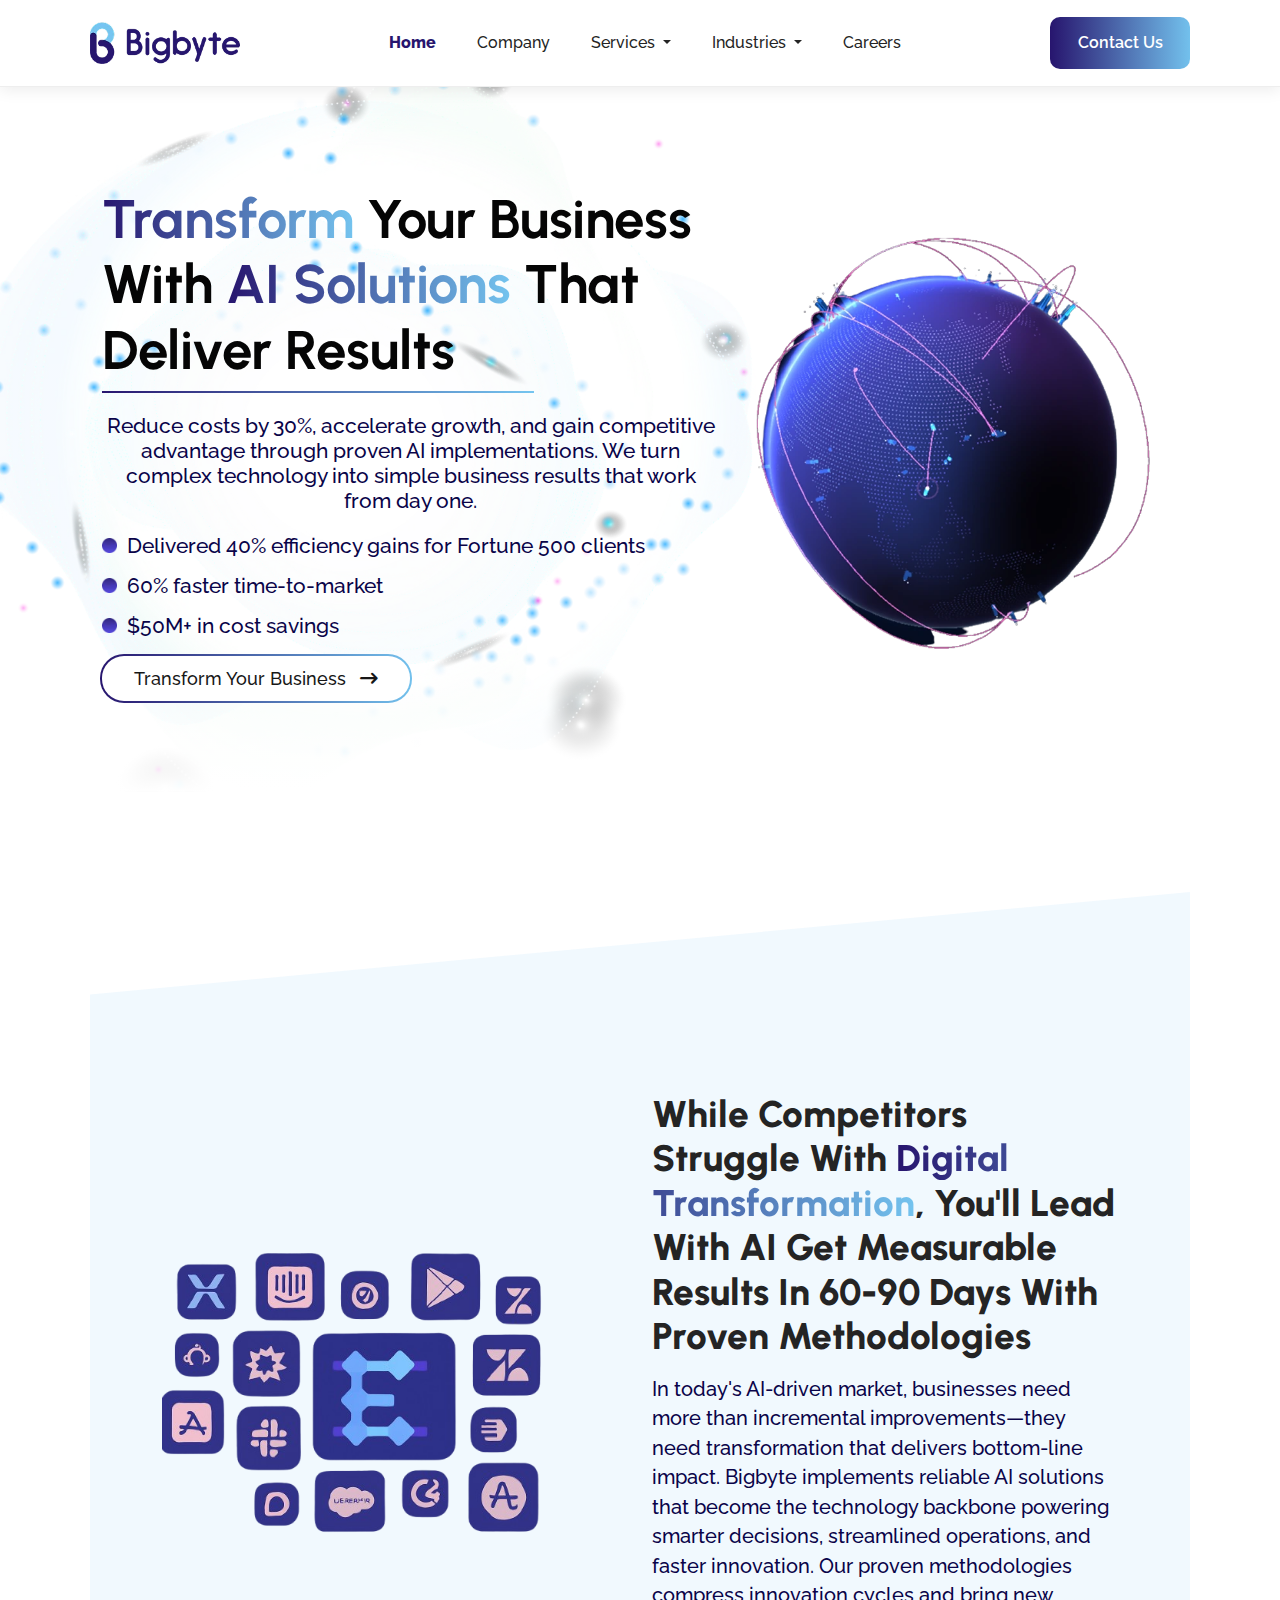
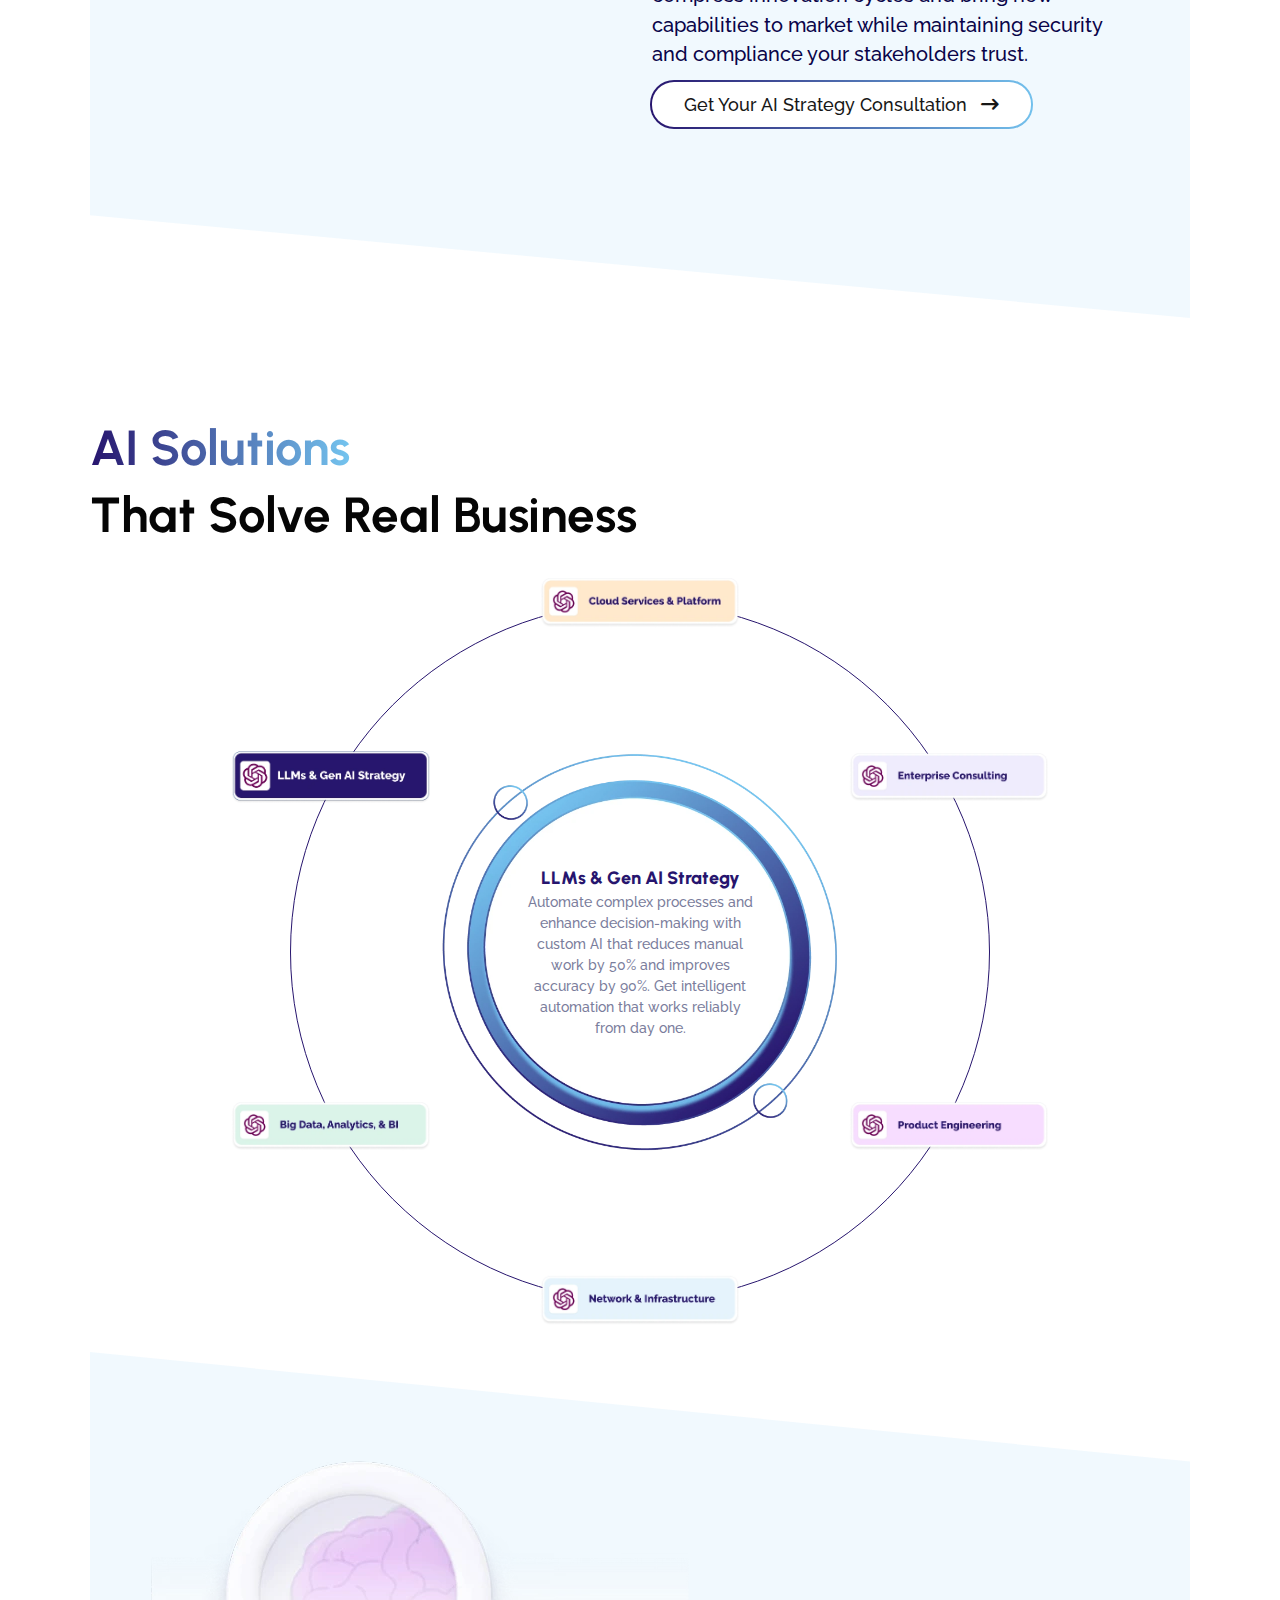
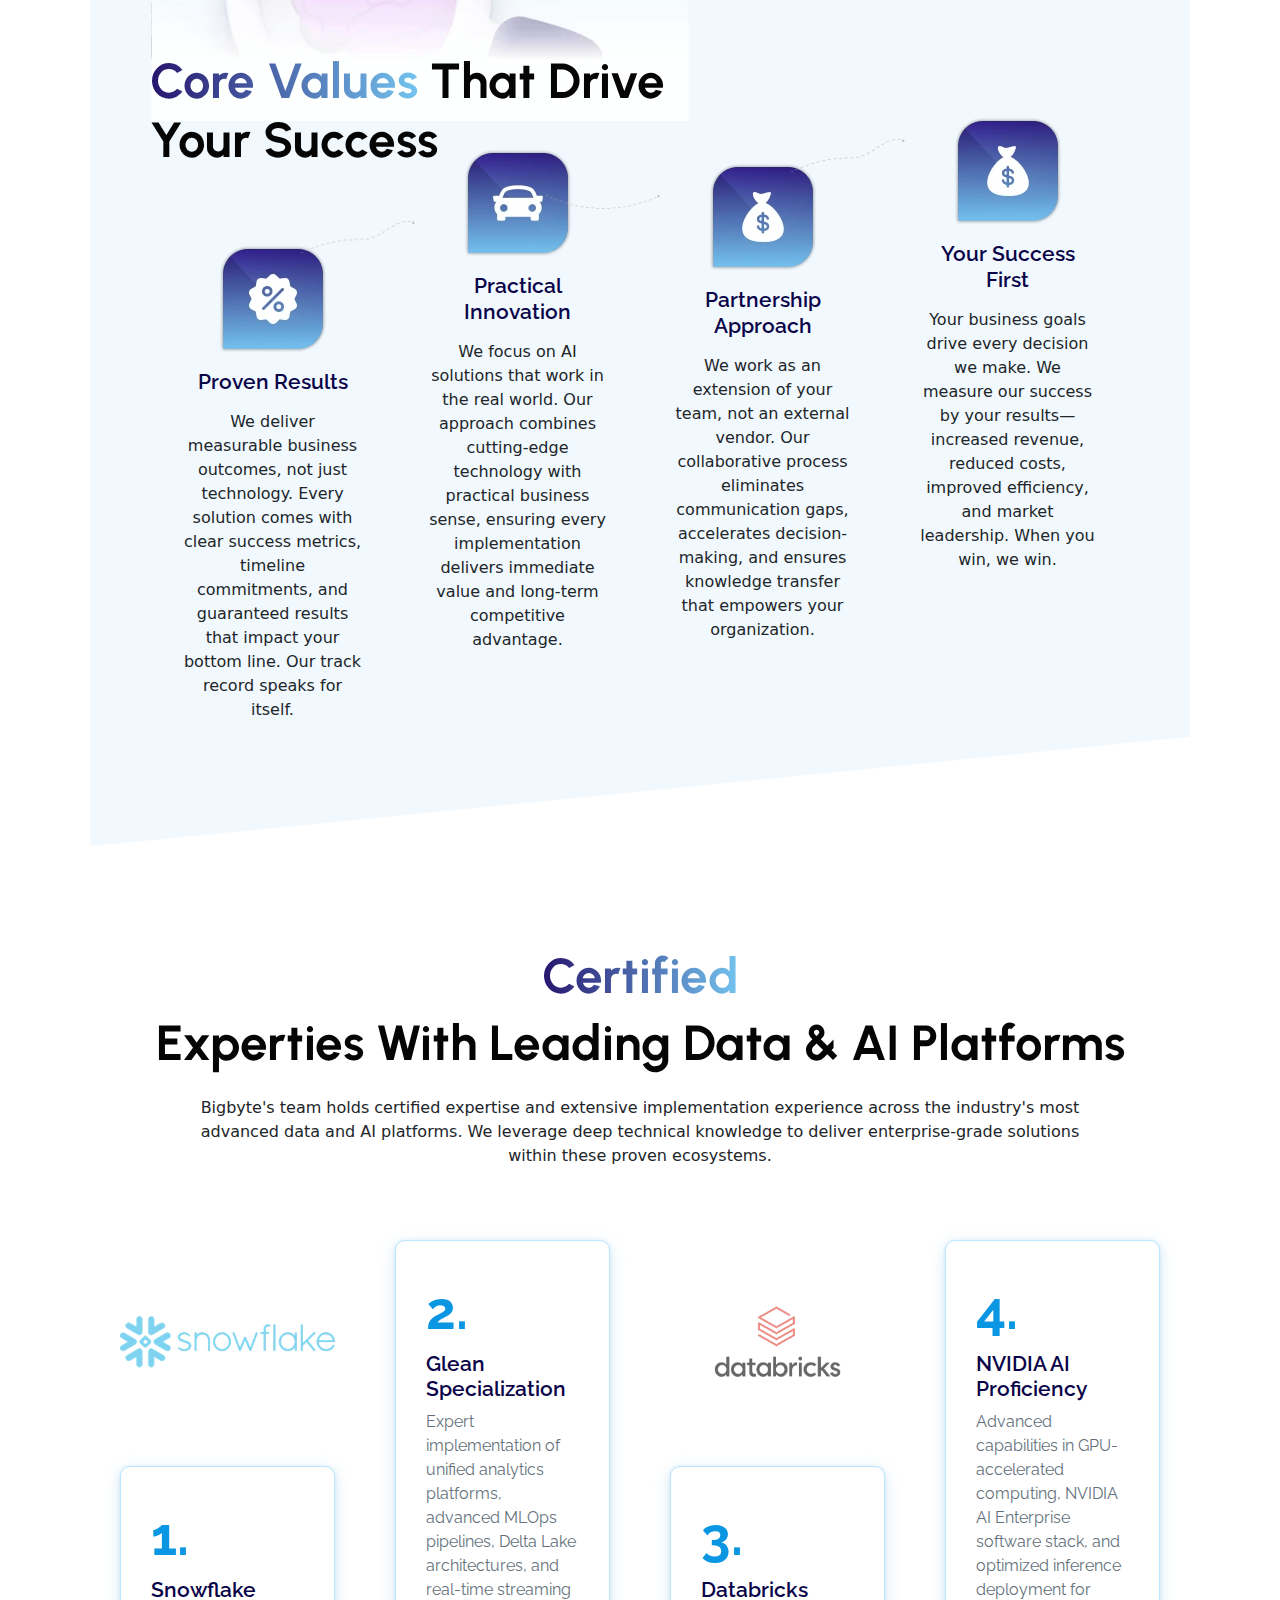
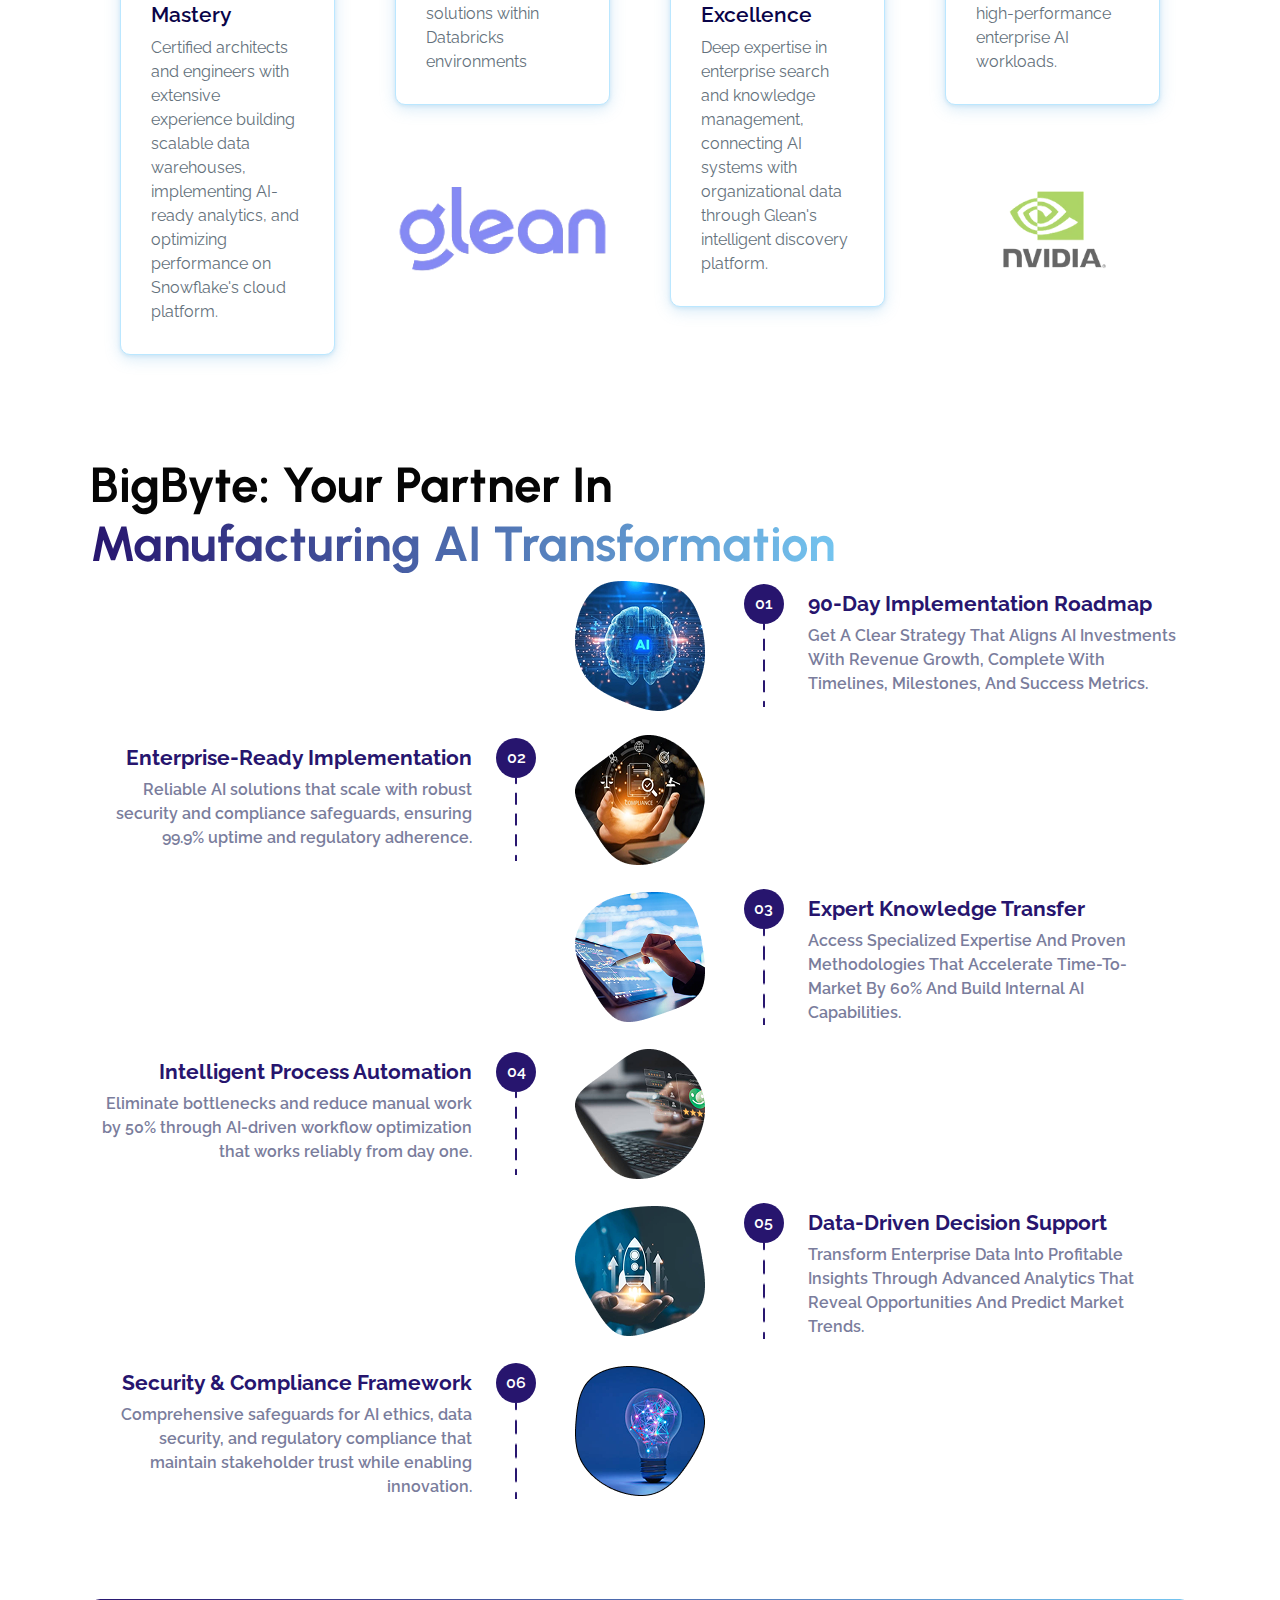
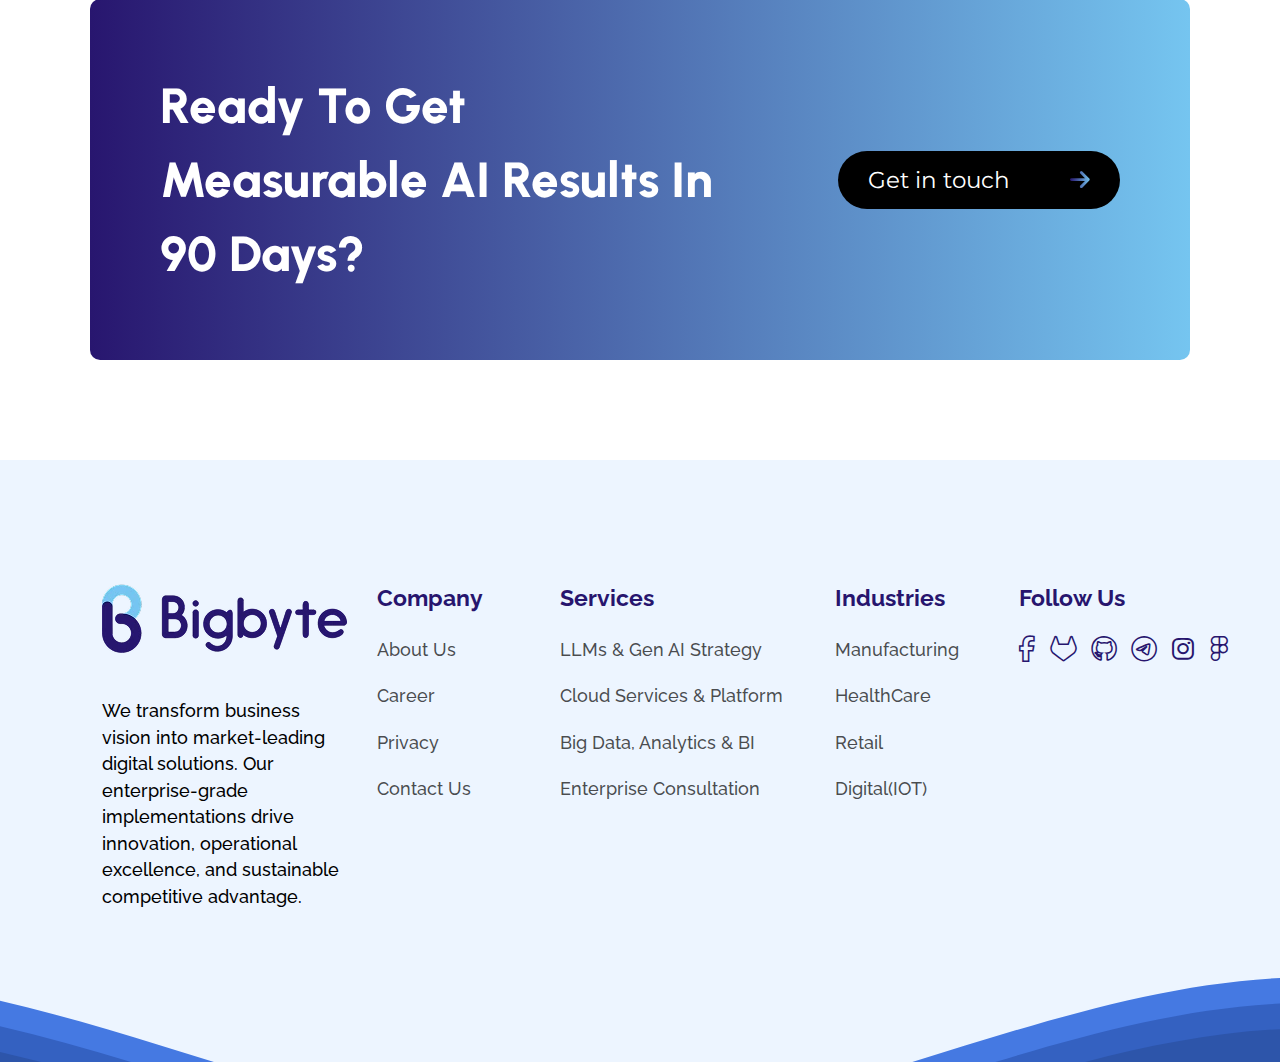
<file: index.html>
<!DOCTYPE html>
<html lang="en">
  <head>
    <meta charset="UTF-8" />
    <meta name="viewport" content="width=device-width, initial-scale=1.0" />
    <title>Bigbyte</title>

    <!-- google font ---------------------------------------------- -->
    <link rel="preconnect" href="https://fonts.googleapis.com" />
    <link rel="preconnect" href="https://fonts.gstatic.com" crossorigin />
    <link
      href="https://fonts.googleapis.com/css2?family=Montserrat:ital,wght@0,100..900;1,100..900&family=Raleway:ital,wght@0,100..900;1,100..900&family=Urbanist:ital,wght@0,100..900;1,100..900&display=swap"
      rel="stylesheet"
    />

    <!-- owl-carousel --------------------------------------------------------------------------------- -->
    <link
      rel="stylesheet"
      href="assets/css/owlcarousel-css/owl.carousel.min.css"
    />
    <link
      rel="stylesheet"
      href="assets/css/owlcarousel-css/owl.theme.default.min.css"
    />

    <!-- fancybox ------------------------------------------------------ -->
    <link
      rel="stylesheet"
      href="https://cdn.jsdelivr.net/npm/@fancyapps/ui/dist/fancybox.css"
    />

    <!-- font-awesome -------------------------------------------------------------------------------- -->
    <link
      rel="stylesheet"
      href="assets/css/fontawesome/css/fontawesome.min.css"
    />
    <link rel="stylesheet" href="assets/css/fontawesome/css/brands.min.css" />
    <link rel="stylesheet" href="assets/css/fontawesome/css/solid.min.css" />

    <!-- bootstrap ----------------------------------------------------------------------------------- -->
    <link rel="stylesheet" href="assets/css/bootstrap-css/bootstrap.min.css" />
    <link
      rel="stylesheet"
      href="assets/css/bootstrap-css/bootstrap-reboot.min.css"
    />

    <!-- custom css --------------------------------------------------------------------------------- -->
    <link rel="stylesheet" href="assets/css/custom-css/style.css" />
    <link rel="stylesheet" href="assets/css/custom-css/llm-gen-ai.css" />

    <!-- mediaquery --------------------------------------------------------------------------------- -->
    <link rel="stylesheet" href="assets/css/custom-css/mediaquery.css" />
  </head>
  <body>
    <!-- header -------------------------------------------------------------------------------- -->

    <header class="container-fluid" id="header">
      <div
        class="container-ctm d-flex justify-content-between align-items-center"
      >
        <div class="logo navbar-brand">
          <a href="index.html">
            <img src="assets/image/logo.webp" alt="Bigbyte Logo" />
          </a>
        </div>

        <!-- menu --------------------------------------------------------------- -->

        <nav class="navbar navbar-expand-lg">
          <div class="">
            <div class="collapse navbar-collapse" id="navbarTogglerDemo02">
              <ul class="navbar-nav me-auto mb-2 mb-lg-0">
                <li class="nav-item">
                  <a
                    class="nav-link active"
                    aria-current="page"
                    href="index.html"
                    >Home</a
                  >
                </li>
                <li class="nav-item">
                  <a class="nav-link" href="about.html">Company</a>
                </li>
                <li class="nav-item dropdown">
                  <a
                    class="nav-link dropdown-toggle"
                    href="#"
                    role="button"
                    data-bs-toggle="dropdown"
                    aria-expanded="false"
                  >
                    Services
                  </a>
                  <ul class="dropdown-menu">
                    <li>
                      <a class="dropdown-item" href="llm-gen-ai.html"
                        >LLMs & Gen AI Strategy</a
                      >
                    </li>
                    <li>
                      <a class="dropdown-item" href="cloud-service.html"
                        >Cloud Services & Platform</a
                      >
                    </li>
                    <li>
                      <a class="dropdown-item" href="big-data.html"
                        >Big Data, Analytics & BI</a
                      >
                    </li>
                    <li>
                      <a class="dropdown-item" href="enterprise.html"
                        >Enterprise Consultation</a
                      >
                    </li>
                  </ul>
                </li>

                <li class="nav-item dropdown">
                  <a
                    class="nav-link dropdown-toggle"
                    href="#"
                    role="button"
                    data-bs-toggle="dropdown"
                    aria-expanded="false"
                  >
                    Industries
                  </a>
                  <ul class="dropdown-menu">
                    <li>
                      <a class="dropdown-item" href="manufacturing.html"
                        >Manufacturing
                      </a>
                    </li>
                    <li>
                      <a class="dropdown-item" href="healthcare.html"
                        >HealthCare
                      </a>
                    </li>
                    <li>
                      <a class="dropdown-item" href="retail.html">Retail</a>
                    </li>
                    <li>
                      <a class="dropdown-item" href="digital.html"
                        >Digital(IOT)</a
                      >
                    </li>
                  </ul>
                </li>
                <li class="nav-item">
                  <a class="nav-link" href="career.html">Careers</a>
                </li>
                <!-- <li class="nav-item">
                  <a class="nav-link" href="contact.html">Contact Us</a>
                </li> -->
              </ul>
            </div>
          </div>
        </nav>

        <!-- Mobile menu toogle ------------------------------------------------- -->
        <button
          class="mobile-menu-toggle"
          data-bs-toggle="offcanvas"
          href="#offcanvasExample"
          role="button"
          aria-controls="offcanvasExample"
        >
          <i class="fa-solid fa-bars"></i>
        </button>

        <!-- mobile menu overlay ------------------------------------------------- -->
        <div
          class="offcanvas offcanvas-start"
          tabindex="-1"
          id="offcanvasExample"
          aria-labelledby="offcanvasExampleLabel"
        >
          <div class="offcanvas-header">
            <!-- <h5 class="offcanvas-title" id="offcanvasExampleLabel">
              Offcanvas
            </h5> -->
            <button
              type="button"
              class="btn-close"
              data-bs-dismiss="offcanvas"
              aria-label="Close"
            ></button>
          </div>
          <div class="offcanvas-body">
            <nav
              class="navbar navbar-expand align-items-center justify-content-center"
            >
              <div class="">
                <div class="collapse navbar-collapse" id="navbarTogglerDemo02">
                  <ul
                    class="navbar-nav me-auto mb-2 mb-lg-0 d-flex flex-column align-items-center"
                  >
                    <li class="nav-item">
                      <a class="nav-link active" aria-current="page" href="#"
                        >Home</a
                      >
                    </li>
                    <li class="nav-item">
                      <a class="nav-link" href="about.html">Company</a>
                    </li>
                    <li class="nav-item dropdown">
                      <a
                        class="nav-link dropdown-toggle"
                        href="#"
                        role="button"
                        data-bs-toggle="dropdown"
                        aria-expanded="false"
                      >
                        Services
                      </a>
                      <ul class="dropdown-menu">
                        <li>
                          <a class="dropdown-item" href="llm-gen-ai.html"
                            >LLMs & Gen AI Strategy</a
                          >
                        </li>
                        <li>
                          <a class="dropdown-item" href="cloud-service.html"
                            >Cloud Services & Platform</a
                          >
                        </li>
                        <li>
                          <a class="dropdown-item" href="big-data.html"
                            >Big Data, Analytics & BI</a
                          >
                        </li>
                        <li>
                          <a class="dropdown-item" href="enterprise.html"
                            >Enterprise Consultation</a
                          >
                        </li>
                      </ul>
                    </li>
                    <li class="nav-item dropdown">
                      <a
                        class="nav-link dropdown-toggle"
                        href="#"
                        role="button"
                        data-bs-toggle="dropdown"
                        aria-expanded="false"
                      >
                        Industries
                      </a>
                      <ul class="dropdown-menu">
                        <li>
                          <a class="dropdown-item" href="manufacturing.html"
                            >Manufacturing
                          </a>
                        </li>
                        <li>
                          <a class="dropdown-item" href="healthcare.html"
                            >HealthCare
                          </a>
                        </li>
                        <li>
                          <a class="dropdown-item" href="retail.html">Retail</a>
                        </li>
                        <li>
                          <a class="dropdown-item" href="digital.html"
                            >Digital(IOT)</a
                          >
                        </li>
                      </ul>
                    </li>
                    <li class="nav-item">
                      <a class="nav-link" href="career.html">Careers</a>
                    </li>
                    <li class="nav-item">
                      <a class="nav-link" href="contact.html">Contact Us</a>
                    </li>
                  </ul>
                </div>
              </div>
            </nav>
          </div>
        </div>

        <!-- side button ---------------------------------------------------------------------- -->

        <div class="btn-ctm">
          <button onclick="window.location.href='contact.html'">
            Contact Us
          </button>
        </div>
      </div>
    </header>

    <!-- banner  ---------------------------------------------------------------------------------------->

    <section class="container-fluid" id="banner">
      <div class="container-ctm row align-items-center">
        <div class="left col-md-7">
          <h1 class="hd1">
            <span class="spl-txt">Transform</span> Your Business with <span
              class="spl-txt"
              >AI Solutions</span
            >
            That Deliver Results
          </h1>
          <span class="bnr-decoration"></span>
          <p class="bnr-p-txt">
            Reduce costs by 30%, accelerate growth, and gain competitive
            advantage through proven AI implementations. We turn complex
            technology into simple business results that work from day one.
          </p>
          <ul class="">
            <li class="d-flex align-items-center">
              <div class="d-flex align-items-center">
                <img src="assets/image/bullet.webp" alt="" srcset="" />
              </div>
              <p>Delivered 40% efficiency gains for Fortune 500 clients</p>
            </li>
            <li class="d-flex align-items-center">
              <div class="d-flex align-items-center">
                <img src="assets/image/bullet.webp" alt="" srcset="" />
              </div>
              <p>60% faster time-to-market</p>
            </li>
            <li class="d-flex align-items-center">
              <div class="d-flex align-items-center">
                <img src="assets/image/bullet.webp" alt="" srcset="" />
              </div>
              <p>$50M+ in cost savings</p>
            </li>
          </ul>
          <div>
            <a class="spl-btn" href="#">Transform Your Business</a>
          </div>
        </div>
        <div class="right col-md-5">
          <img src="assets/image/bnr-globe.webp" alt="" srcset="" />
        </div>
      </div>
    </section>

    <!-- about ---------------------------------------------------------------------------------------->

    <section class="container-fluid" id="about">
      <div class="container-ctm">
        <div class="row justify-content-between align-items-center gap-5">
          <div class="left col-lg-5">
            <img src="assets/image/home-img.png" alt="" srcset="" />
          </div>
          <div class="right col-lg-6">
            <h3 class="hd3 mb-3">
              While Competitors Struggle with
              <span class="spl-txt">Digital Transformation</span>, You'll Lead
              with AI Get measurable results in 60-90 days with proven
              methodologies
            </h3>
            <p class="mb-4">
              In today's AI-driven market, businesses need more than incremental
              improvements—they need transformation that delivers bottom-line
              impact. Bigbyte implements reliable AI solutions that become the
              technology backbone powering smarter decisions, streamlined
              operations, and faster innovation. Our proven methodologies
              compress innovation cycles and bring new capabilities to market
              while maintaining security and compliance your stakeholders trust.
            </p>
            <div>
              <a class="spl-btn" href="#">Get Your AI Strategy Consultation</a>
            </div>
          </div>
        </div>
      </div>
    </section>

    <!-- solution ----------------------------------------------------------------------------------- -->

    <section class="container-fluid" id="solution">
      <div class="top container-ctm">
        <h2 class="hd2"><span class="spl-txt">AI Solutions </span></h2>
        <h2 class="hd2">That Solve Real Business</h2>
      </div>
      <div class="bottom position-relative">
        <div
          class="center-box-1 d-flex flex-column align-items-center justify-content-center"
        >
          <img src="assets/image/sol-ring1.webp" alt="" />
          <div
            class="d-flex flex-column align-items-center justify-content-center"
          >
            <p id="circle_head" class="center-head">LLMs & Gen AI Strategy</p>
            <p class="center-txt" id="circle_text">
              Automate complex processes and enhance decision-making with custom
              AI that reduces manual work by 50% and improves accuracy by 90%.
              Get intelligent automation that works reliably from day one.
            </p>
          </div>
        </div>
        <div class="center-box-2">
          <div class="inner">
            <img src="assets/image/sol-ring2.webp" alt="" srcset="" />
          </div>
        </div>

        <!-- <div class="center-box-3">
          <div class="inner">
            <img src="assets/image/sol-ring3.webp" alt="" srcset="" />
          </div>
        </div>

        <div class="center-box-4">
          <div class="inner">
            <img src="assets/image/sol-ring4.webp" alt="" srcset="" />
          </div>
        </div>

        <div class="center-box-5">
          <div class="inner">
            <img src="assets/image/sol-ring5.webp" alt="" srcset="" />
          </div>
        </div> -->

        <div class="center-box-6">
          <div class="inner">
            <div class="inner-box inner-box1" id="card1">
              <div
                class="inner-box-item"
                data-title="Network & Infrastructure"
                data-text="Reliable network architecture and scalable infrastructure solutions designed for enterprise-grade systems."
              >
                <img src="assets/image/sol-card1.webp" alt="" srcset="" />
              </div>
            </div>
            <div class="inner-box inner-box2" id="card2">
              <div
                class="inner-box-item"
                data-title="Negtrthgthryhrtructure"
                data-text="Reliable network architecture and scalable infrastructure solutions designed for enterprise-grade systems."
              >
                <img src="assets/image/sol-card2.webp" alt="" srcset="" />
              </div>
            </div>
            <div class="inner-box inner-box3" id="card3">
              <div
                class="inner-box-item"
                data-title="Netwbgbgrbtbrructure"
                data-text="Reliable network architecture and scalable infrastructure solutions designed for enterprise-grade systems."
              >
                <img src="assets/image/sol-card3.webp" alt="" srcset="" />
              </div>
            </div>
            <div class="inner-box inner-box4" id="card4">
              <div
                class="inner-box-item"
                data-title="Netnhgnhgnstructure"
                data-text="Reliable network architecture and scalable infrastructure solutions designed for enterprise-grade systems."
              >
                <img src="assets/image/sol-card4.webp" alt="" srcset="" />
              </div>
            </div>
            <div class="inner-box inner-box5" id="card5">
              <div
                class="inner-box-item"
                data-title="Nbgfbgbture"
                data-text="Reliable network architecture and scalable infrastructure solutions designed for enterprise-grade systems."
              >
                <img src="assets/image/sol-card5.webp" alt="" srcset="" />
              </div>
            </div>
            <div class="inner-box inner-box6" id="card6">
              <div
                class="inner-box-item"
                data-title="bgtbybyture"
                data-text="Reliable network architecture and scalable infrastructure solutions designed for enterprise-grade systems."
              >
                <img src="assets/image/sol-card6.webp" alt="" srcset="" />
              </div>
            </div>
          </div>
        </div>
      </div>
      <div class="container-ctm bottom-extra">
        <div class="row g-3">
          <div class="col-md-6 col-lg-4" id="cardr1">
            <div
              class="inner-item inner-item1 d-flex align-items-center tab-btn active"
              data-title="Network & Infrastructure"
              data-text="Reliable network architecture and scalable infrastructure solutions designed for enterprise-grade systems."
            >
              <img src="assets/image/sol-icon1.webp" alt="" />
              <p>LLMs & Gen AI Strategy</p>
            </div>
          </div>
          <div class="col-md-6 col-lg-4" id="cardr2">
            <div
              class="inner-item inner-item1 d-flex align-items-center tab-btn active"
              data-title="rbrbbgb"
              data-text="Reliable network architecture and scalable infrastructure solutions designed for enterprise-grade systems."
            >
              <img src="assets/image/sol-icon1.webp" alt="" />
              <p>Big Data, Analytics & BI</p>
            </div>
          </div>
          <div class="col-md-6 col-lg-4" id="cardr3">
            <div
              class="inner-item inner-item1 d-flex align-items-center tab-btn active"
              data-title="gbrbgbth"
              data-text="Reliable network architecture and scalable infrastructure solutions designed for enterprise-grade systems."
            >
              <img src="assets/image/sol-icon1.webp" alt="" />
              <p>Network & Infrastructure</p>
            </div>
          </div>
          <div class="col-md-6 col-lg-4" id="cardr4">
            <div
              class="inner-item inner-item1 d-flex align-items-center tab-btn active"
              data-title="Network & Infrastructure"
              data-text="Reliable network architecture and scalable infrastructure solutions designed for enterprise-grade systems."
            >
              <img src="assets/image/sol-icon1.webp" alt="" />
              <p>Product Engineering</p>
            </div>
          </div>
          <div class="col-md-6 col-lg-4" id="cardr5">
            <div
              class="inner-item inner-item1 d-flex align-items-center tab-btn active"
              data-title="Network & Infrastructure"
              data-text="Reliable network architecture and scalable infrastructure solutions designed for enterprise-grade systems."
            >
              <img src="assets/image/sol-icon1.webp" alt="" />
              <p>Enterprise Consulting</p>
            </div>
          </div>
          <div class="col-md-6 col-lg-4" id="cardr6">
            <div
              class="inner-item inner-item1 d-flex align-items-center tab-btn active"
              data-title="Network & Infrastructure"
              data-text="Reliable network architecture and scalable infrastructure solutions designed for enterprise-grade systems."
            >
              <img src="assets/image/sol-icon1.webp" alt="" />
              <p>Cloud Services & Platform</p>
            </div>
          </div>
        </div>
      </div>
    </section>

    <!-- values ------------------------------------------------------------------------------------- -->

    <section class="container-fluid" id="values">
      <div class="container-ctm">
        <div class="">
          <div class="top">
            <img src="assets/image/values-top-img.webp" alt="" srcset="" />
            <h2 class="hd2">
              <span class="spl-txt">Core Values</span> That Drive Your Success
            </h2>
          </div>
          <div class="bottom row align-items-end">
            <div class="col-md-6 col-xl-3 g-3">
              <div class="card-ctm card1 p-4 text-center">
                <img src="assets/image/values-icon-1.webp" alt="" srcset="" />
                <h4 class="hd4 mt-3 mb-3">Proven Results</h4>
                <p>
                  We deliver measurable business outcomes, not just technology.
                  Every solution comes with clear success metrics, timeline
                  commitments, and guaranteed results that impact your bottom
                  line. Our track record speaks for itself.
                </p>
                <img
                  class="arrow"
                  src="assets/image/arrow-1.webp"
                  alt=""
                  srcset=""
                />
              </div>
            </div>
            <div class="col-md-6 col-xl-3 g-3">
              <div class="card-ctm card2 p-4 text-center">
                <img src="assets/image/values-icon-2.webp" alt="" srcset="" />
                <h4 class="hd4 mt-3 mb-3">Practical Innovation</h4>
                <p>
                  We focus on AI solutions that work in the real world. Our
                  approach combines cutting-edge technology with practical
                  business sense, ensuring every implementation delivers
                  immediate value and long-term competitive advantage.
                </p>
                <img
                  class="arrow"
                  src="assets/image/arrow-2.webp"
                  alt=""
                  srcset=""
                />
              </div>
            </div>
            <div class="col-md-6 col-xl-3 g-3">
              <div class="card-ctm card3 p-4 text-center">
                <img src="assets/image/values-icon-3.webp" alt="" srcset="" />
                <h4 class="hd4 mt-3 mb-3">Partnership Approach</h4>
                <p>
                  We work as an extension of your team, not an external vendor.
                  Our collaborative process eliminates communication gaps,
                  accelerates decision-making, and ensures knowledge transfer
                  that empowers your organization.
                </p>
                <img
                  class="arrow"
                  src="assets/image/arrow-1.webp"
                  alt=""
                  srcset=""
                />
              </div>
            </div>
            <div class="col-md-6 col-xl-3 g-3">
              <div class="card-ctm card4 p-4 text-center">
                <img src="assets/image/values-icon-3.webp" alt="" srcset="" />
                <h4 class="hd4 mt-3 mb-3">Your Success First</h4>
                <p>
                  Your business goals drive every decision we make. We measure
                  our success by your results—increased revenue, reduced costs,
                  improved efficiency, and market leadership. When you win, we
                  win.
                </p>
              </div>
            </div>
          </div>
        </div>
      </div>
    </section>

    <!-- testimonial -------------------------------------------------------------------------------- -->

    <section class="container-fluid" id="testimonial">
      <div class="container-ctm">
        <div class="top mb-5 d-flex flex-column align-items-center">
          <h2 class="hd2">
            <span class="spl-txt">Certified</span>
          </h2>
          <h2 class="hd2 mb-4 text-center">
            Experties with Leading Data & AI Platforms
          </h2>
          <p class="text-center">
            Bigbyte's team holds certified expertise and extensive
            implementation experience across the industry's most advanced data
            and AI platforms. We leverage deep technical knowledge to deliver
            enterprise-grade solutions within these proven ecosystems.
          </p>
        </div>
        <div class="bottom row g-4">
          <div class="col-md-6 col-xl-3 d-flex flex-column">
            <div
              class="company-logo d-flex justify-content-center align-items-center"
            >
              <img
                src="assets/image/testimonial-logo-1.webp"
                alt=""
                srcset=""
              />
            </div>
            <div class="card-ctm">
              <p class="num">1.</p>
              <h4 class="hd4">Snowflake Mastery</h4>
              <p class="card-txt">
                Certified architects and engineers with extensive experience
                building scalable data warehouses, implementing AI-ready
                analytics, and optimizing performance on Snowflake's cloud
                platform.
              </p>
            </div>
          </div>
          <div
            class="col-md-6 col-xl-3 d-flex flex-column flex-xl-column-reverse"
          >
            <div
              class="company-logo d-flex justify-content-center align-items-center"
            >
              <img
                src="assets/image/testimonial-logo-2.webp"
                alt=""
                srcset=""
              />
            </div>
            <div class="card-ctm">
              <p class="num">2.</p>
              <h4 class="hd4">Glean Specialization</h4>
              <p class="card-txt">
                Expert implementation of unified analytics platforms, advanced
                MLOps pipelines, Delta Lake architectures, and real-time
                streaming solutions within Databricks environments
              </p>
            </div>
          </div>
          <div class="col-md-6 col-xl-3 d-flex flex-column">
            <div
              class="company-logo d-flex justify-content-center align-items-center"
            >
              <img
                src="assets/image/testimonial-logo-3.webp"
                alt=""
                srcset=""
              />
            </div>
            <div class="card-ctm">
              <p class="num">3.</p>
              <h4 class="hd4">Databricks Excellence</h4>
              <p class="card-txt">
                Deep expertise in enterprise search and knowledge management,
                connecting AI systems with organizational data through Glean's
                intelligent discovery platform.
              </p>
            </div>
          </div>
          <div
            class="col-md-6 col-xl-3 d-flex flex-column flex-xl-column-reverse"
          >
            <div
              class="company-logo d-flex justify-content-center align-items-center"
            >
              <img
                src="assets/image/testimonial-logo-4.webp"
                alt=""
                srcset=""
              />
            </div>
            <div class="card-ctm">
              <p class="num">4.</p>
              <h4 class="hd4">NVIDIA AI Proficiency</h4>
              <p class="card-txt">
                Advanced capabilities in GPU-accelerated computing, NVIDIA AI
                Enterprise software stack, and optimized inference deployment
                for high-performance enterprise AI workloads.
              </p>
            </div>
          </div>
        </div>
      </div>
    </section>

    <!-- llm-impact section ---------------------------------------------------------------- -->

    <section class="container-fluid" id="llm-impact">
      <div class="container-ctm">
        <h2 class="hd2">
          BigByte: Your Partner in <br /><span class="spl-txt"
            >Manufacturing AI Transformation
          </span>
        </h2>
        <div class="buttom-wrap">
          <div class="row align-items-center justify-content-center mb-4">
            <div class="col-lg-5"></div>
            <div class="col-lg-2 col-md-3 d-flex justify-content-center">
              <img src="assets/image/line-icon6.png" alt="" srcset="" />
            </div>
            <div class="col-lg-5 col-md-9 content">
              <div class="d-flex align-items-center">
                <div class="num me-4">
                  <p>01</p>
                </div>
                <p class="hd4">90-Day Implementation Roadmap</p>
              </div>
              <div class="d-flex">
                <div class="num-txt me-4">
                  <img src="assets/image/line.png" alt="" srcset="" />
                </div>
                <p class="hd4">
                  Get a clear strategy that aligns AI investments with revenue
                  growth, complete with timelines, milestones, and success
                  metrics.
                </p>
              </div>
            </div>
          </div>
          <div
            class="row align-items-center justify-content-center flex-row-reverse mb-4"
          >
            <div class="col-lg-5"></div>
            <div class="col-lg-2 col-md-3 d-flex justify-content-center">
              <img src="assets/image/line-icon15.png" alt="" srcset="" />
            </div>
            <div class="col-lg-5 col-md-9 content">
              <div class="d-flex align-items-center flex-row-reverse">
                <div class="num ms-4">
                  <p>02</p>
                </div>
                <p class="hd4">Enterprise-Ready Implementation</p>
              </div>
              <div class="d-flex flex-row-reverse">
                <div class="num-txt ms-4">
                  <img src="assets/image/line.png" alt="" srcset="" />
                </div>
                <p class="text-end">
                  Reliable AI solutions that scale with robust security and
                  compliance safeguards, ensuring 99.9% uptime and regulatory
                  adherence.
                </p>
              </div>
            </div>
          </div>
          <div class="row align-items-center justify-content-center mb-4">
            <div class="col-lg-5"></div>
            <div class="col-lg-2 col-md-3 d-flex justify-content-center">
              <img src="assets/image/line-icon4.png" alt="" srcset="" />
            </div>
            <div class="col-lg-5 col-md-9 content">
              <div class="d-flex align-items-center">
                <div class="num me-4">
                  <p>03</p>
                </div>
                <p class="hd4">Expert Knowledge Transfer</p>
              </div>
              <div class="d-flex">
                <div class="num-txt me-4">
                  <img src="assets/image/line.png" alt="" srcset="" />
                </div>
                <p class="hd4">
                  Access specialized expertise and proven methodologies that
                  accelerate time-to-market by 60% and build internal AI
                  capabilities.
                </p>
              </div>
            </div>
          </div>
          <div
            class="row align-items-center justify-content-center flex-row-reverse mb-4"
          >
            <div class="col-lg-5"></div>
            <div class="col-lg-2 col-md-3 d-flex justify-content-center">
              <img src="assets/image/line-icon3.png" alt="" srcset="" />
            </div>
            <div class="col-lg-5 col-md-9 content">
              <div class="d-flex align-items-center flex-row-reverse">
                <div class="num ms-4">
                  <p>04</p>
                </div>
                <p class="hd4">Intelligent Process Automation</p>
              </div>
              <div class="d-flex flex-row-reverse">
                <div class="num-txt ms-4">
                  <img src="assets/image/line.png" alt="" srcset="" />
                </div>
                <p class="text-end">
                  Eliminate bottlenecks and reduce manual work by 50% through
                  AI-driven workflow optimization that works reliably from day
                  one.
                </p>
              </div>
            </div>
          </div>
          <div class="row align-items-center justify-content-center mb-4">
            <div class="col-lg-5"></div>
            <div class="col-lg-2 col-md-3 d-flex justify-content-center">
              <img src="assets/image/line-icon2.png" alt="" srcset="" />
            </div>
            <div class="col-lg-5 col-md-9 content">
              <div class="d-flex align-items-center">
                <div class="num me-4">
                  <p>05</p>
                </div>
                <p class="hd4">Data-Driven Decision Support</p>
              </div>
              <div class="d-flex">
                <div class="num-txt me-4">
                  <img src="assets/image/line.png" alt="" srcset="" />
                </div>
                <p class="hd4">
                  Transform enterprise data into profitable insights through
                  advanced analytics that reveal opportunities and predict
                  market trends.
                </p>
              </div>
            </div>
          </div>
          <div
            class="row align-items-center justify-content-center flex-row-reverse mb-4"
          >
            <div class="col-lg-5"></div>
            <div class="col-lg-2 col-md-3 d-flex justify-content-center">
              <img src="assets/image/line-icon1.png" alt="" srcset="" />
            </div>
            <div class="col-lg-5 col-md-9 content">
              <div class="d-flex align-items-center flex-row-reverse">
                <div class="num ms-4">
                  <p>06</p>
                </div>
                <p class="hd4">Security & Compliance Framework</p>
              </div>
              <div class="d-flex flex-row-reverse">
                <div class="num-txt ms-4">
                  <img src="assets/image/line.png" alt="" srcset="" />
                </div>
                <p class="text-end">
                  Comprehensive safeguards for AI ethics, data security, and
                  regulatory compliance that maintain stakeholder trust while
                  enabling innovation.
                </p>
              </div>
            </div>
          </div>
        </div>
      </div>
    </section>

    <!-- contact ----------------------------------------------------------------------------------- -->

    <section class="container-fluid" id="contact">
      <div class="container-ctm">
        <div
          class="contact-cta d-flex justify-content-between align-items-center"
        >
          <div class="left">
            <p class="hd2">Ready to Get Measurable AI Results in 90 Days?</p>
          </div>
          <div class="right">
            <a href="#" class="d-flex align-items-center"
              ><p>Get in touch</p>
              <span class="spl-txt"
                ><i class="fa-solid fa-arrow-right"></i></span
            ></a>
          </div>
        </div>
      </div>
    </section>

    <!-- footer -------------------------------------------------------------------------------------- -->
    <footer class="containerfluid" id="footer">
      <div class="container-ctm row g-4">
        <div class="footer-col-1 col-xl-3 col-md-6 col-12">
          <a href="index.html">
            <img src="assets/image/logo.webp" alt="" srcset=""
          /></a>
          <p>
            We transform business vision into market-leading digital solutions.
            Our enterprise-grade implementations drive innovation, operational
            excellence, and sustainable competitive advantage.
          </p>
        </div>
        <div class="footer-col-2 col-xl-2 col-md-4 col-6">
          <h5 class="hd5">Company</h5>
          <ul>
            <li><a href="about.html">About Us</a></li>
            <li><a href="career.html">Career</a></li>
            <li><a href="#">Privacy</a></li>
            <li><a href="contact.html">Contact Us</a></li>
          </ul>
        </div>
        <div class="footer-col-3 col-xl-3 col-md-5 col-12">
          <h5 class="hd5">Services</h5>
          <ul>
            <li><a href="llm-gen-ai.html">LLMs & Gen AI Strategy</a></li>
            <li><a href="cloud-service.html">Cloud Services & Platform</a></li>
            <li><a href="big-data.html">Big Data, Analytics & BI</a></li>
            <li><a href="enterprise.html">Enterprise Consultation</a></li>
          </ul>
        </div>
        <div class="footer-col-4 col-xl-2 col-md-3 col-6">
          <h5 class="hd5">Industries</h5>
          <ul>
            <li><a href="manufacturing.html">Manufacturing </a></li>
            <li><a href="healthcare.html">HealthCare</a></li>
            <li><a href="retail.html">Retail</a></li>
            <li><a href="digital.html">Digital(IOT)</a></li>
          </ul>
        </div>
        <div class="footer-col-5 col-xl-2 col-md-6">
          <h5 class="hd5">Follow Us</h5>
          <ul class="d-flex align-items-center">
            <li class="me-3">
              <a href=""><i class="fa-brands fa-facebook-f"></i></a>
            </li>
            <li class="me-3">
              <a href=""><i class="fa-brands fa-gitlab"></i></a>
            </li>
            <li class="me-3">
              <a href=""><i class="fa-brands fa-github"></i></a>
            </li>
            <li class="me-3">
              <a href=""><i class="fa-brands fa-telegram"></i></a>
            </li>
            <li class="me-3">
              <a href=""><i class="fa-brands fa-instagram"></i></a>
            </li>
            <li>
              <a href=""><i class="fa-brands fa-figma"></i></a>
            </li>
          </ul>
        </div>
      </div>
      <div class="footer-bottom">
        <svg
          class="editorial"
          xmlns="http://www.w3.org/2000/svg"
          xmlns:xlink="http://www.w3.org/1999/xlink"
          viewBox="0 24 150 12"
          preserveAspectRatio="none"
        >
          <defs>
            <path
              id="gentle-wave"
              d="M-160 44c30 0 
    58-18 88-18s
    58 18 88 18 
    58-18 88-18 
    58 18 88 18
    58 18 88 18
    v44h-352z"
            />
          </defs>
          <g class="parallax">
            <use xlink:href="#gentle-wave" x="50" y="0" fill="#4579e2" />
            <use xlink:href="#gentle-wave" x="50" y="3" fill="#3461c1" />
            <use xlink:href="#gentle-wave" x="50" y="6" fill="#2d55aa" />
          </g>
        </svg>
      </div>
    </footer>

    <!-- javascript --------------------------------------------------------------------------------- -->
    <!-- <script src="assets/js/custom-js/script.js"></script> -->
    <!-- jquery ------------------------------------------------------------------------------------- -->

    <script src="assets/js/jquery-js/jquery-3.7.1.min.js"></script>
    <!-- counter js ---------------------------------------------------- -->
    <script src="assets/js/counter-js/jquery.countup.min.js"></script>
    <script src="assets/js/counter-js/jquery.waypoints.min.js"></script>

    <!-- bootstrap ----------------------------------------------------------------------------------- -->
    <script src="assets/js/bootstrap-js/bootstrap.bundle.min.js"></script>

    <!-- owl-carousel --------------------------------------------------------------------------------- -->
    <script src="assets/js/owlcarousel-js/owl.carousel.min.js"></script>

    <!-- custom js------------------------------------------------------------------------------------ -->

    <script></script>

    <script src="assets/js/custom-js/script.js"></script>
  </body>
</html>
</file>
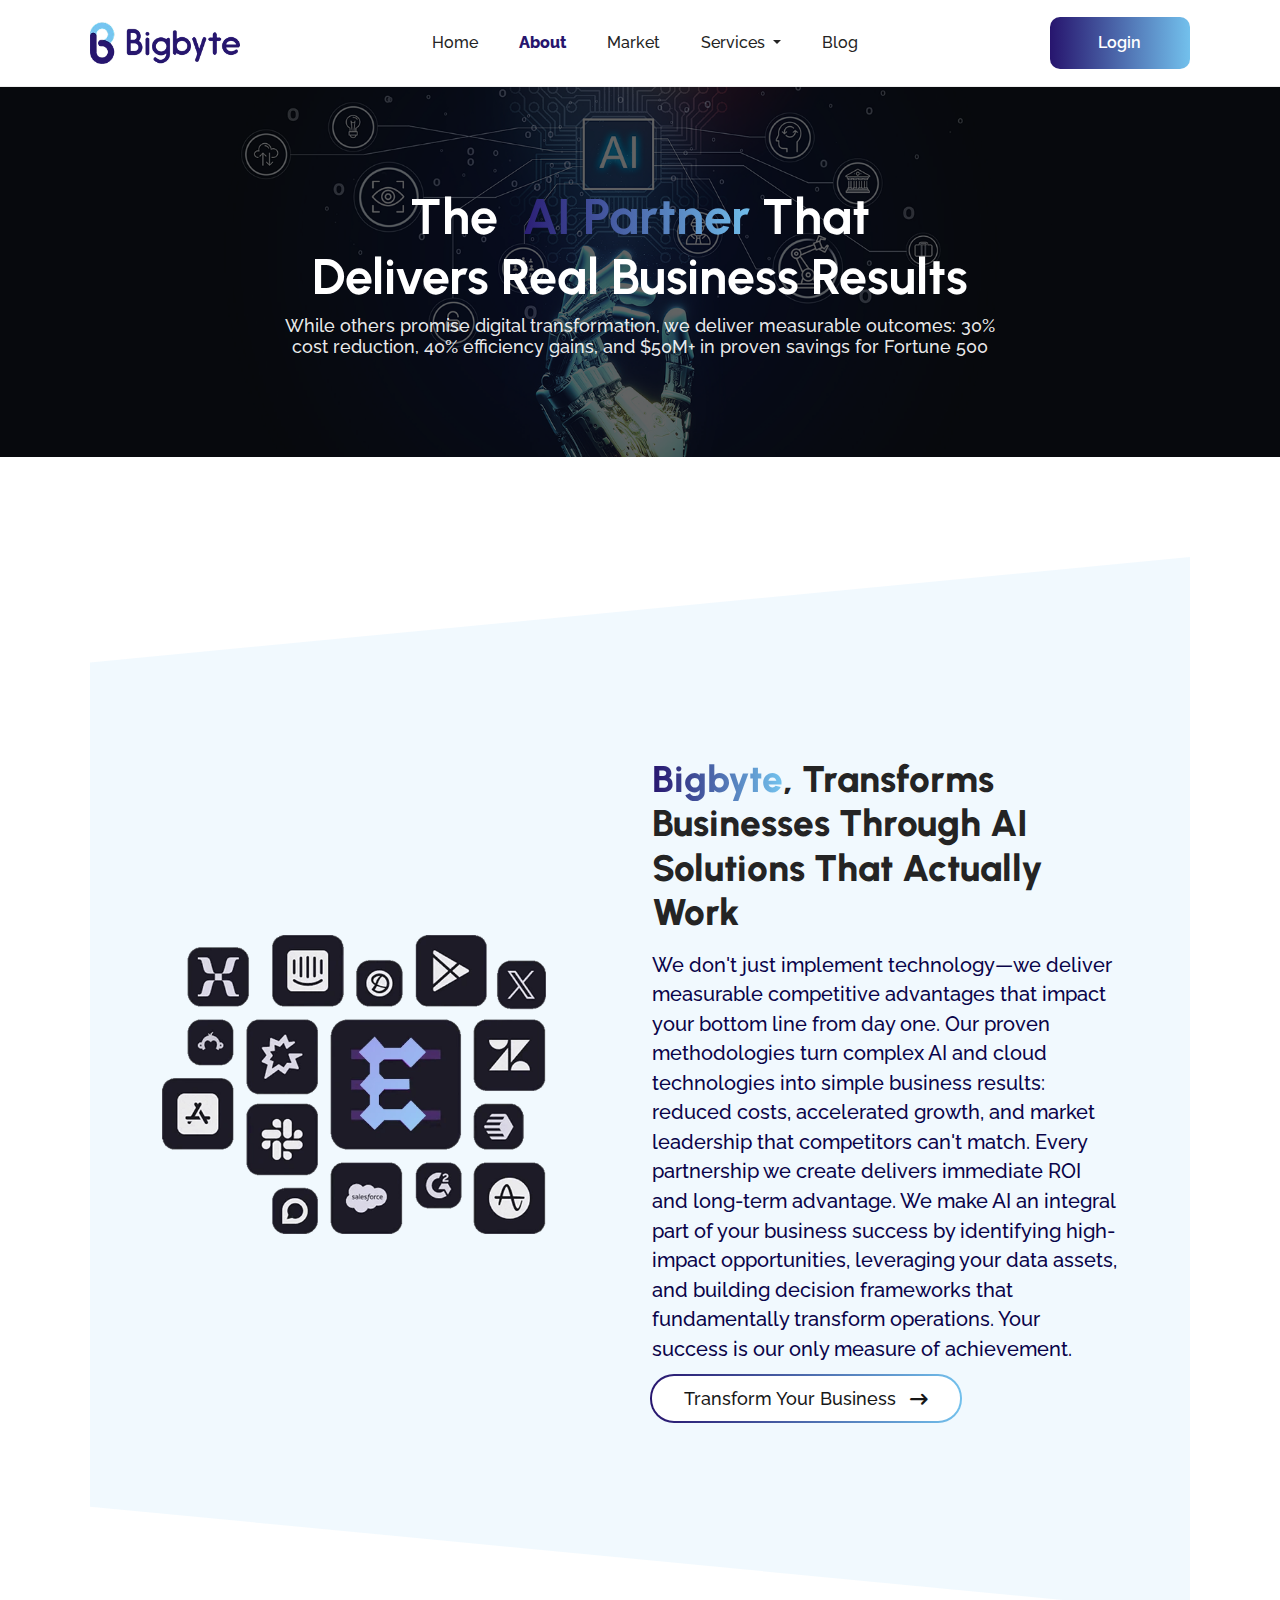
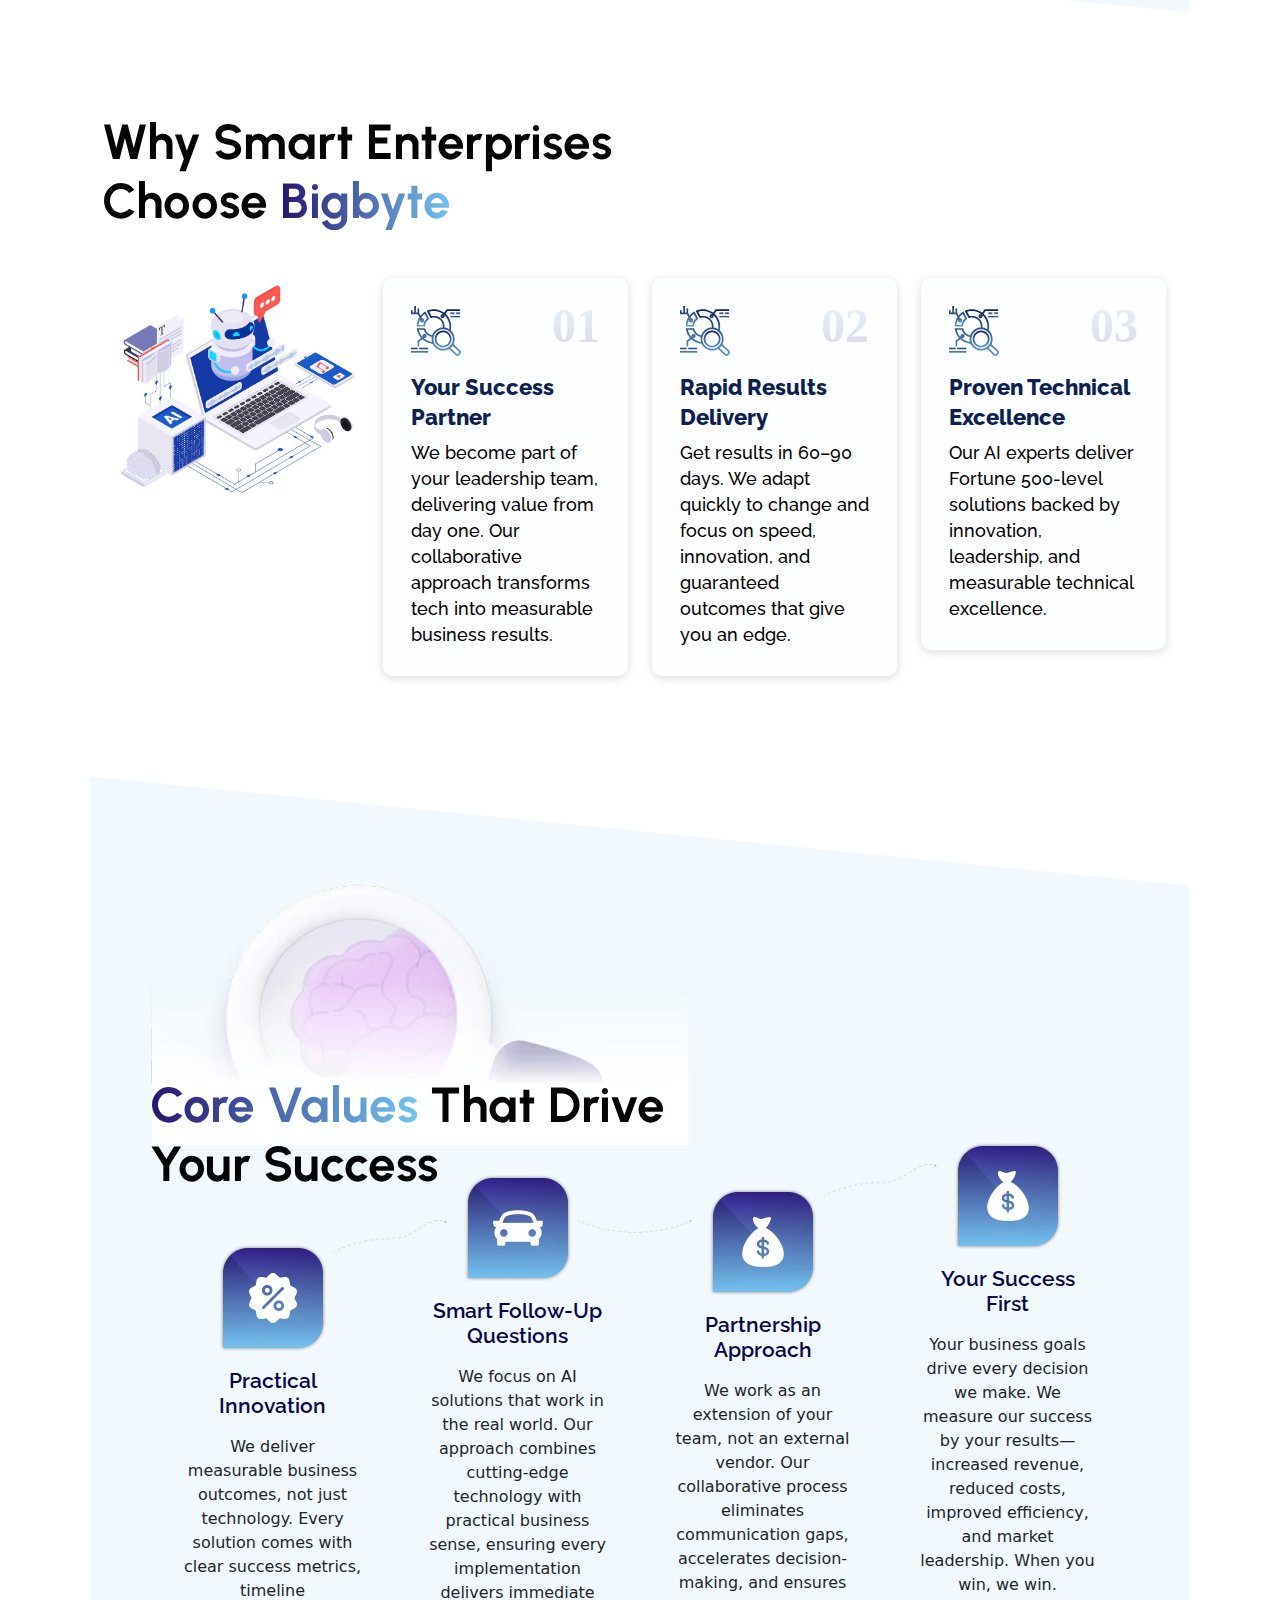
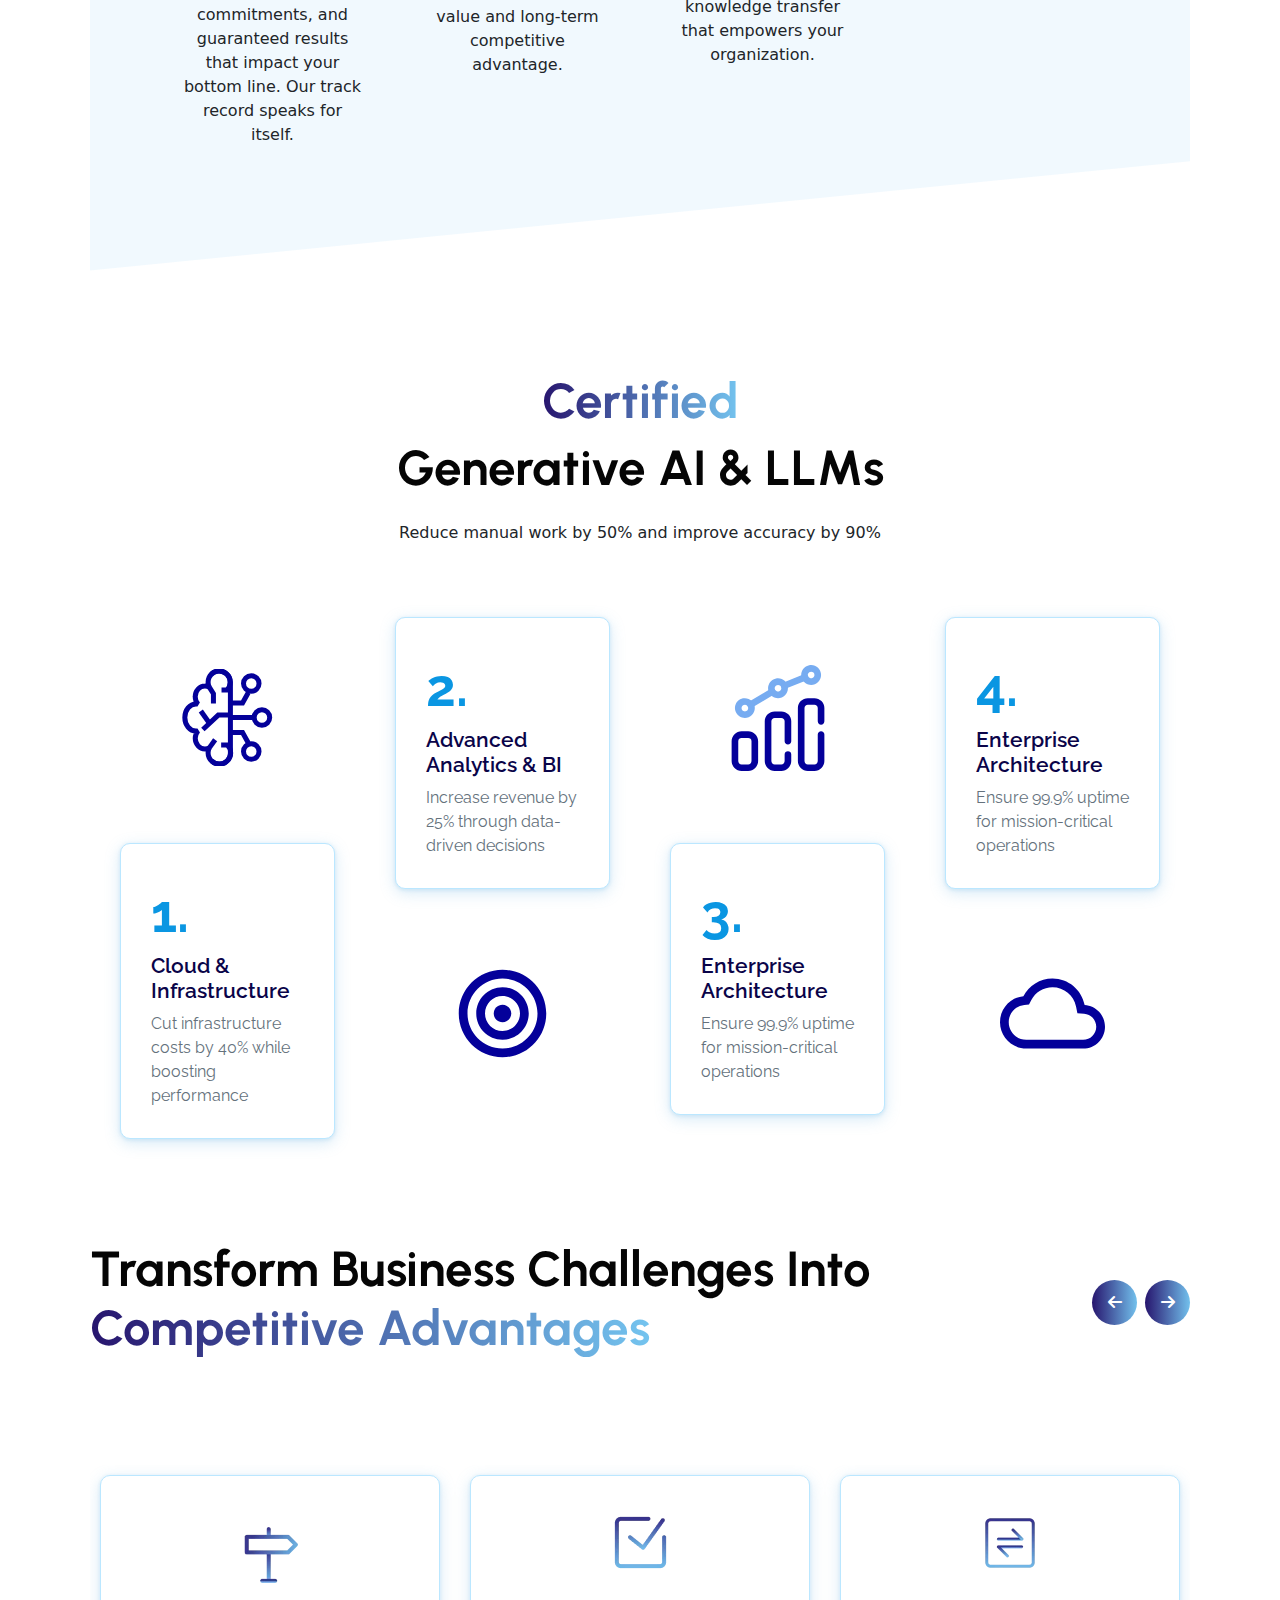
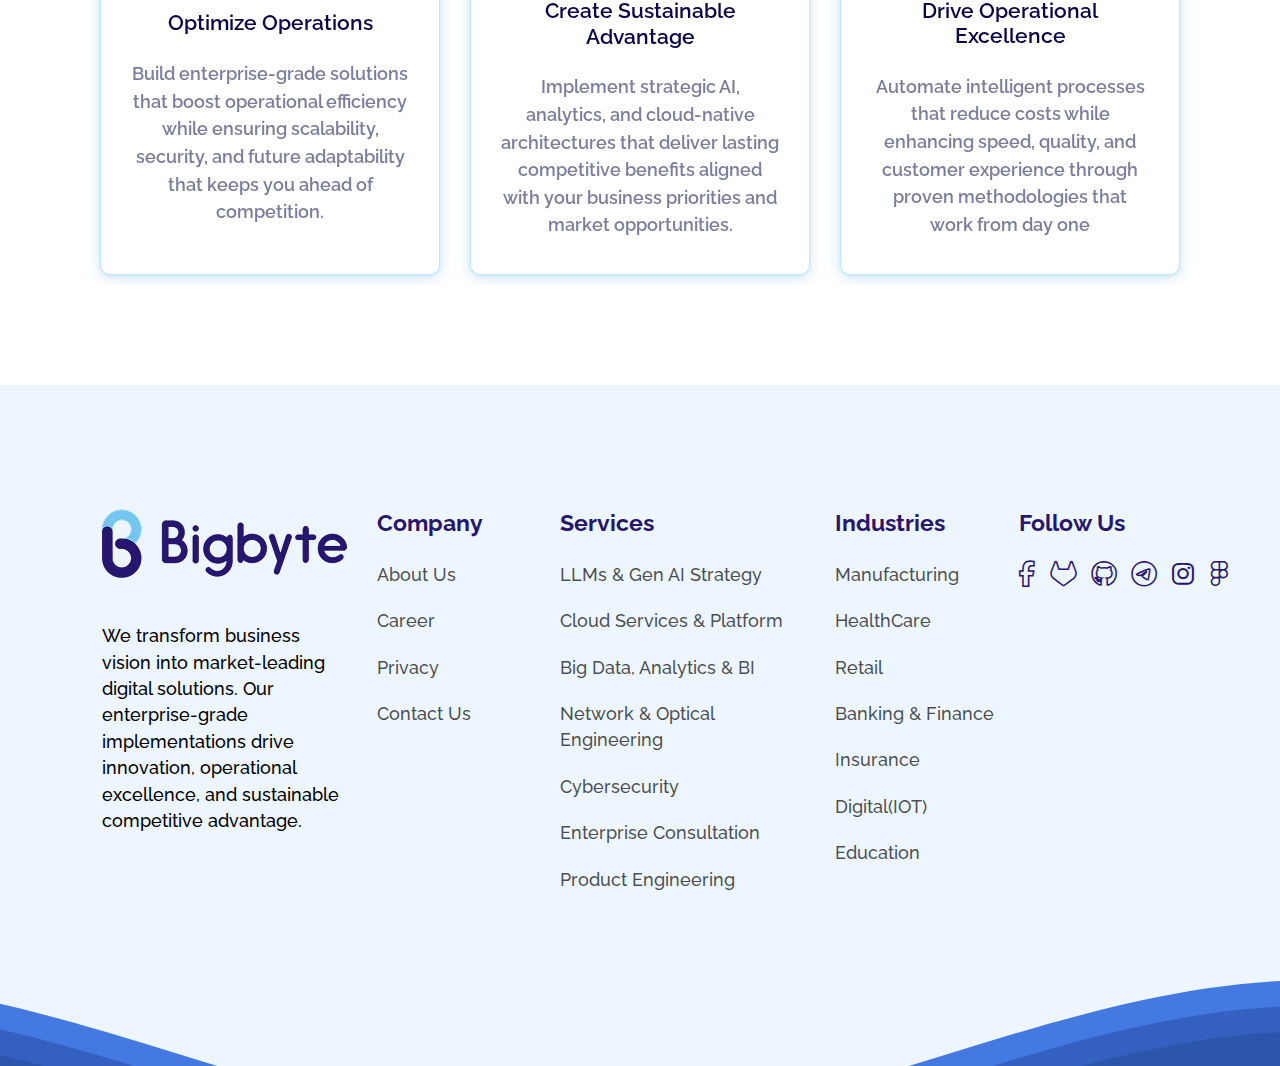
<file: about.html>
<!DOCTYPE html>
<html lang="en">
  <head>
    <meta charset="UTF-8" />
    <meta name="viewport" content="width=device-width, initial-scale=1.0" />
    <title>Bigbyte</title>

    <!-- google font ---------------------------------------------- -->
    <link rel="preconnect" href="https://fonts.googleapis.com" />
    <link rel="preconnect" href="https://fonts.gstatic.com" crossorigin />
    <link
      href="https://fonts.googleapis.com/css2?family=Montserrat:ital,wght@0,100..900;1,100..900&family=Raleway:ital,wght@0,100..900;1,100..900&family=Urbanist:ital,wght@0,100..900;1,100..900&display=swap"
      rel="stylesheet"
    />

    <!-- owl-carousel --------------------------------------------------------------------------------- -->
    <link
      rel="stylesheet"
      href="assets/css/owlcarousel-css/owl.carousel.min.css"
    />
    <link
      rel="stylesheet"
      href="assets/css/owlcarousel-css/owl.theme.default.min.css"
    />

    <!-- fancybox ------------------------------------------------------ -->
    <link
      rel="stylesheet"
      href="https://cdn.jsdelivr.net/npm/@fancyapps/ui/dist/fancybox.css"
    />

    <!-- font-awesome -------------------------------------------------------------------------------- -->
    <link
      rel="stylesheet"
      href="assets/css/fontawesome/css/fontawesome.min.css"
    />
    <link rel="stylesheet" href="assets/css/fontawesome/css/brands.min.css" />
    <link rel="stylesheet" href="assets/css/fontawesome/css/solid.min.css" />

    <!-- bootstrap ----------------------------------------------------------------------------------- -->
    <link rel="stylesheet" href="assets/css/bootstrap-css/bootstrap.min.css" />
    <link
      rel="stylesheet"
      href="assets/css/bootstrap-css/bootstrap-reboot.min.css"
    />

    <!-- custom css --------------------------------------------------------------------------------- -->
    <link rel="stylesheet" href="assets/css/custom-css/style.css" />
    <link rel="stylesheet" href="assets/css/custom-css/about-us.css" />
    <!-- mediaquery --------------------------------------------------------------------------------- -->
    <link rel="stylesheet" href="assets/css/custom-css/mediaquery.css" />
  </head>
  <body>
    <!-- header -------------------------------------------------------------------------------- -->

    <header class="container-fluid" id="header">
      <div
        class="container-ctm d-flex justify-content-between align-items-center"
      >
        <div class="logo navbar-brand">
          <a href="index.html">
            <img src="assets/image/logo.webp" alt="Bigbyte Logo" />
          </a>
        </div>

        <!-- menu --------------------------------------------------------------- -->

        <nav class="navbar navbar-expand-lg">
          <div class="">
            <div class="collapse navbar-collapse" id="navbarTogglerDemo02">
              <ul class="navbar-nav me-auto mb-2 mb-lg-0">
                <li class="nav-item">
                  <a
                    class="nav-link active"
                    aria-current="page"
                    href="index.html"
                    >Home</a
                  >
                </li>
                <li class="nav-item">
                  <a class="nav-link" href="about.html">About</a>
                </li>
                <li class="nav-item">
                  <a class="nav-link" href="#">Market</a>
                </li>
                <li class="nav-item dropdown">
                  <a
                    class="nav-link dropdown-toggle"
                    href="#"
                    role="button"
                    data-bs-toggle="dropdown"
                    aria-expanded="false"
                  >
                    Services
                  </a>
                  <ul class="dropdown-menu">
                    <li><a class="dropdown-item" href="#">Action</a></li>
                    <li>
                      <a class="dropdown-item" href="#">Another action</a>
                    </li>
                    <li>
                      <a class="dropdown-item" href="#">Something else here</a>
                    </li>
                  </ul>
                </li>
                <li class="nav-item">
                  <a class="nav-link" href="#">Blog</a>
                </li>
              </ul>
            </div>
          </div>
        </nav>

        <!-- Mobile menu toogle ------------------------------------------------- -->
        <button
          class="mobile-menu-toggle"
          data-bs-toggle="offcanvas"
          href="#offcanvasExample"
          role="button"
          aria-controls="offcanvasExample"
        >
          <i class="fa-solid fa-bars"></i>
        </button>

        <!-- mobile menu overlay ------------------------------------------------- -->
        <div
          class="offcanvas offcanvas-start"
          tabindex="-1"
          id="offcanvasExample"
          aria-labelledby="offcanvasExampleLabel"
        >
          <div class="offcanvas-header">
            <!-- <h5 class="offcanvas-title" id="offcanvasExampleLabel">
              Offcanvas
            </h5> -->
            <button
              type="button"
              class="btn-close"
              data-bs-dismiss="offcanvas"
              aria-label="Close"
            ></button>
          </div>
          <div class="offcanvas-body">
            <nav
              class="navbar navbar-expand align-items-center justify-content-center"
            >
              <div class="">
                <div class="collapse navbar-collapse" id="navbarTogglerDemo02">
                  <ul
                    class="navbar-nav me-auto mb-2 mb-lg-0 d-flex flex-column align-items-center"
                  >
                    <li class="nav-item">
                      <a class="nav-link active" aria-current="page" href="#"
                        >Home</a
                      >
                    </li>
                    <li class="nav-item">
                      <a class="nav-link" href="#">About</a>
                    </li>
                    <li class="nav-item">
                      <a class="nav-link" href="#">Market</a>
                    </li>
                    <li class="nav-item">
                      <a
                        class="nav-link"
                        href="#"
                        role="button"
                        data-bs-toggle="dropdown"
                        aria-expanded="false"
                      >
                        Services
                      </a>
                    </li>
                    <li class="nav-item">
                      <a class="nav-link" href="#">Blog</a>
                    </li>
                  </ul>
                </div>
              </div>
            </nav>
          </div>
        </div>

        <!-- side button ---------------------------------------------------------------------- -->

        <div class="btn-ctm">
          <button id="#">Login</button>
        </div>
      </div>
    </header>

    <!-- about banner -------------------------------------------------------------------- -->

    <section class="container-fluid" id="about-banner">
      <div class="container-ctm row align-items-center">
        <div class="col-md-12 align-items-center banner-text">
          <h1 class="abt-hd1">
            The <span class="spl-txt"> AI Partner </span> That <br />
            Delivers Real Business Results
          </h1>
          <span class="bnr-decoration"></span>
          <p class="bnr-p-txt">
            While others promise digital transformation, we deliver measurable
            outcomes: 30% <br />
            cost reduction, 40% efficiency gains, and $50M+ in proven savings
            for Fortune 500
          </p>
        </div>
      </div>
    </section>

    <!-- about ---------------------------------------------------------------------------------------->

    <section class="container-fluid" id="about">
      <div class="container-ctm">
        <div class="row justify-content-between align-items-center gap-5">
          <div class="left col-lg-5">
            <img src="assets/image/about-img.webp" alt="" srcset="" />
          </div>
          <div class="right col-lg-6">
            <h3 class="hd3 mb-3">
              <span class="spl-txt">Bigbyte</span>, transforms businesses
              through AI solutions that actually work
            </h3>
            <p class="mb-4">
              We don't just implement technology—we deliver measurable
              competitive advantages that impact your bottom line from day one.
              Our proven methodologies turn complex AI and cloud technologies
              into simple business results: reduced costs, accelerated growth,
              and market leadership that competitors can't match. Every
              partnership we create delivers immediate ROI and long-term
              advantage. We make AI an integral part of your business success by
              identifying high-impact opportunities, leveraging your data
              assets, and building decision frameworks that fundamentally
              transform operations. Your success is our only measure of
              achievement.
            </p>
            <div>
              <a class="spl-btn" href="#">Transform Your Business</a>
            </div>
          </div>
        </div>
      </div>
    </section>

    <!-- why choose us ---------------------------------------------------------------->

    <section class="container-fluid" id="why-bigbyte">
      <div class="container-ctm row align-items-center">
        <div class="left col-lg-12">
          <div class="choose-text">
            <h2 class="hd2 mb-5">
              Why Smart Enterprises <br />
              Choose <span class="spl-txt">Bigbyte</span>
            </h2>
          </div>
          <div class="row">
            <!-- image -->
            <div class="col-md-3">
              <div class="image-card">
                <img src="assets/image/card4.jpg" alt="Why Choose Bigbyte" />
              </div>
            </div>
            <!-- Card 1 -->
            <div class="col-md-3">
              <div class="choose-card">
                <div
                  class="top d-flex justify-content-between align-items-start"
                >
                  <img src="assets/image/card1.svg" alt="icon" />
                  <p class="step-num">01</p>
                </div>
                <h4 class="hd4 mt-3 choose-card-txt">Your Success Partner</h4>
                <p>
                  We become part of your leadership team, delivering value from
                  day one. Our collaborative approach transforms tech into
                  measurable business results.
                </p>
              </div>
            </div>
            <!-- Card 2 -->
            <div class="col-md-3">
              <div class="choose-card">
                <div
                  class="top d-flex justify-content-between align-items-start"
                >
                  <img src="assets/image/card2.svg" alt="icon" />
                  <p class="step-num">02</p>
                </div>
                <h4 class="hd4 mt-3 choose-card-txt">Rapid Results Delivery</h4>
                <p>
                  Get results in 60–90 days. We adapt quickly to change and
                  focus on speed, innovation, and guaranteed outcomes that give
                  you an edge.
                </p>
              </div>
            </div>
            <!-- Card 3 -->
            <div class="col-md-3">
              <div class="choose-card">
                <div
                  class="top d-flex justify-content-between align-items-start"
                >
                  <img src="assets/image/card3.svg" alt="icon" />
                  <p class="step-num">03</p>
                </div>
                <h4 class="hd4 mt-3 choose-card-txt">
                  Proven Technical Excellence
                </h4>
                <p>
                  Our AI experts deliver Fortune 500-level solutions backed by
                  innovation, leadership, and measurable technical excellence.
                </p>
              </div>
            </div>
          </div>
        </div>
        <div class="col-lg-12"></div>
      </div>
    </section>


     <!-- values ------------------------------------------------------------------------------------- -->

    <section class="container-fluid" id="values">
      <div class="container-ctm">
        <div class="">
          <div class="top">
            <img src="assets/image/values-top-img.webp" alt="" srcset="" />
            <h2 class="hd2">
              <span class="spl-txt">Core Values</span> That Drive Your Success
            </h2>
          </div>
          <div class="bottom row align-items-end">
            <div class="col-md-6 col-xl-3 g-3">
              <div class="card-ctm card1 p-4 text-center">
                <img src="assets/image/values-icon-1.webp" alt="" srcset="" />
                <h4 class="hd4 mt-3 mb-3">Practical Innovation</h4>
                <p>
                  We deliver measurable business outcomes, not just technology.
                  Every solution comes with clear success metrics, timeline
                  commitments, and guaranteed results that impact your bottom
                  line. Our track record speaks for itself.
                </p>
                <img
                  class="arrow"
                  src="assets/image/arrow-1.webp"
                  alt=""
                  srcset=""
                />
              </div>
            </div>
            <div class="col-md-6 col-xl-3 g-3">
              <div class="card-ctm card2 p-4 text-center">
                <img src="assets/image/values-icon-2.webp" alt="" srcset="" />
                <h4 class="hd4 mt-3 mb-3">Smart follow-up questions</h4>
                <p>
                  We focus on AI solutions that work in the real world. Our
                  approach combines cutting-edge technology with practical
                  business sense, ensuring every implementation delivers
                  immediate value and long-term competitive advantage.
                </p>
                <img
                  class="arrow"
                  src="assets/image/arrow-2.webp"
                  alt=""
                  srcset=""
                />
              </div>
            </div>
            <div class="col-md-6 col-xl-3 g-3">
              <div class="card-ctm card3 p-4 text-center">
                <img src="assets/image/values-icon-3.webp" alt="" srcset="" />
                <h4 class="hd4 mt-3 mb-3">Partnership Approach</h4>
                <p>
                  We work as an extension of your team, not an external vendor.
                  Our collaborative process eliminates communication gaps,
                  accelerates decision-making, and ensures knowledge transfer
                  that empowers your organization.
                </p>
                <img
                  class="arrow"
                  src="assets/image/arrow-1.webp"
                  alt=""
                  srcset=""
                />
              </div>
            </div>
            <div class="col-md-6 col-xl-3 g-3">
              <div class="card-ctm card4 p-4 text-center">
                <img src="assets/image/values-icon-3.webp" alt="" srcset="" />
                <h4 class="hd4 mt-3 mb-3">Your Success First</h4>
                <p>
                  Your business goals drive every decision we make. We measure
                  our success by your results—increased revenue, reduced costs,
                  improved efficiency, and market leadership. When you win, we
                  win.
                </p>
              </div>
            </div>
          </div>
        </div>
      </div>
    </section>


   <!-- testimonial -------------------------------------------------------------------------------- -->

    <section class="container-fluid" id="testimonial">
      <div class="container-ctm">
        <div class="top mb-5 d-flex flex-column align-items-center">
          <h2 class="hd2">
            <span class="spl-txt">Certified</span>
          </h2>
          <h2 class="hd2 mb-4 text-center">
            Generative AI & LLMs
          </h2>
          <p class="text-center">
           Reduce manual work by 50% and improve accuracy by 90%
          </p>
        </div>
        <div class="bottom row g-4">
          <div class="col-md-6 col-xl-3 d-flex flex-column">
            <div
              class="company-logo d-flex justify-content-center align-items-center"
            >
              <img
                src="assets/image/brain1.svg"
                alt=""
                srcset=""
              />
            </div>
            <div class="card-ctm">
              <p class="num">1.</p>
              <h4 class="hd4">Cloud & Infrastructure</h4>
              <p class="card-txt">
            Cut infrastructure costs by 40% while boosting performance
              </p>
            </div>
          </div>
          <div
            class="col-md-6 col-xl-3 d-flex flex-column flex-xl-column-reverse"
          >
            <div
              class="company-logo d-flex justify-content-center align-items-center"
            >
              <img
                src="assets/image/network1.svg"
                alt=""
                srcset=""
              />
            </div>
            <div class="card-ctm">
              <p class="num">2.</p>
              <h4 class="hd4">Advanced Analytics & BI</h4>
              <p class="card-txt">
               Increase revenue by 25% through data-driven decisions
              </p>
            </div>
          </div>
          <div class="col-md-6 col-xl-3 d-flex flex-column">
            <div
              class="company-logo d-flex justify-content-center align-items-center"
            >
              <img
                src="assets/image/analytics1.svg"
                alt=""
                srcset=""
              />
            </div>
            <div class="card-ctm">
              <p class="num">3.</p>
              <h4 class="hd4">Enterprise Architecture</h4>
              <p class="card-txt">
               Ensure 99.9% uptime for mission-critical operations
              </p>
            </div>
          </div>
          <div
            class="col-md-6 col-xl-3 d-flex flex-column flex-xl-column-reverse"
          >
            <div
              class="company-logo d-flex justify-content-center align-items-center"
            >
              <img
                src="assets/image/cloud1.svg"
                alt=""
                srcset=""
              />
            </div>
            <div class="card-ctm">
              <p class="num">4.</p>
              <h4 class="hd4">Enterprise Architecture</h4>
              <p class="card-txt">
              Ensure 99.9% uptime for mission-critical operations
              </p>
            </div>
          </div>
        </div>
      </div>
    </section>

        <!-- package ----------------------------------------------------------------------------------- -->

    <section class="container-fluid" id="package">
      <div class="container-ctm">
        <div class="top d-flex justify-content-between align-items-center">
          <div class="left">
            <h2 class="hd2">
              Transform Business Challenges Into <span class="spl-txt">Competitive Advantages  </span>
            </h2>
            <!-- <h2 class="hd2">Package Includes</h2> -->
          </div>
          <div class="right d-flex gap-2" id="package-carousel-nav">
            <div
              class="d-flex justify-content-center align-items-center"
              id="package-nav-left"
            >
              <i class="fa-solid fa-arrow-left"></i>
            </div>
            <div
              class="d-flex justify-content-center align-items-center"
              id="package-nav-right"
            >
              <i class="fa-solid fa-arrow-right"></i>
            </div>
          </div>
        </div>
        <div class="owl-carousel owl-theme package-slider bottom">
          <div class="item">
            <div
              class="card-ctm d-flex flex-column justify-content-center align-items-center"
            >
              <img
                src="assets/image/package-icon-1.webp"
                class="mb-4"
                srcset=""
              />
              <h4 class="hd4 text-center mb-4">
                Optimize Operations
              </h4>
              <p class="card-txt text-center">
             Build enterprise-grade solutions that boost operational efficiency while ensuring scalability, security, and future adaptability that keeps you ahead of competition.
              </p>
            </div>
          </div>
          <div class="item">
            <div
              class="card-ctm d-flex flex-column justify-content-center align-items-center"
            >
              <img
                src="assets/image/package-icon-2.webp"
                class="mb-4"
                srcset=""
              />
              <h4 class="hd4 text-center mb-4">
                Create Sustainable Advantage
              </h4>
              <p class="card-txt text-center">
                Implement strategic AI, analytics, and cloud-native architectures that deliver lasting competitive benefits aligned with your business priorities and market opportunities.
              </p>
            </div>
          </div>
          <div class="item">
            <div
              class="card-ctm d-flex flex-column justify-content-center align-items-center"
            >
              <img
                src="assets/image/package-icon-3.webp"
                class="mb-4"
                srcset=""
              />
              <h4 class="hd4 text-center mb-4">Drive Operational Excellence</h4>
              <p class="card-txt text-center">
                Automate intelligent processes that reduce costs while enhancing speed, quality, and customer experience through proven methodologies that work from day one
              </p>
            </div>
          </div>
          <div class="item">
            <div
              class="card-ctm d-flex flex-column justify-content-center align-items-center"
            >
              <img
                src="assets/image/package-icon-4.webp"
                class="mb-4"
                srcset=""
              />
              <h4 class="hd4 text-center mb-4">
              Enable Smart Decisions
              </h4>
              <p class="card-txt text-center">
               Transform enterprise data into actionable intelligence through integrated AI/ML frameworks that provide predictive insights and accelerate profitable decision-making.
              </p>
            </div>
          </div>
          <div class="item">
            <div
              class="card-ctm d-flex flex-column justify-content-center align-items-center"
            >
              <img
                src="assets/image/package-icon-5.webp"
                class="mb-4"
                srcset=""
              />
              <h4 class="hd4 text-center mb-4">Accelerate Digital Transformation</h4>
              <p class="card-txt text-center">
               Implement cross-functional strategies that align technology investments with core business objectives, ensuring maximum ROI and strategic market positioning.
              </p>
            </div>
          </div>
          <div class="item">
            <div
              class="card-ctm d-flex flex-column justify-content-center align-items-center"
            >
              <img
                src="assets/image/package-icon-6.webp"
                class="mb-4"
                srcset=""
              />
              <h4 class="hd4 text-center mb-4">
                Build Innovation Capabilities
              </h4>
              <p class="card-txt text-center">
               Establish frameworks that ensure continuous evolution of your digital capabilities while maintaining operational excellence and competitive leadership
              </p>
            </div>
          </div>
        </div>
      </div>
    </section>

    <!-- footer -------------------------------------------------------------------------------------- -->
    <footer class="containerfluid" id="footer">
      <div class="container-ctm row g-4">
        <div class="footer-col-1 col-xl-3 col-md-6 col-12">
          <a href="#"> <img src="assets/image/logo.webp" alt="" srcset="" /></a>
          <p>
            We transform business vision into market-leading digital solutions.
            Our enterprise-grade implementations drive innovation, operational
            excellence, and sustainable competitive advantage.
          </p>
        </div>
        <div class="footer-col-2 col-xl-2 col-md-4 col-6">
          <h5 class="hd5">Company</h5>
          <ul>
            <li><a href="">About Us</a></li>
            <li><a href="">Career</a></li>
            <li><a href="">Privacy</a></li>
            <li><a href="">Contact Us</a></li>
          </ul>
        </div>
        <div class="footer-col-3 col-xl-3 col-md-5 col-12">
          <h5 class="hd5">Services</h5>
          <ul>
            <li><a href="">LLMs & Gen AI Strategy</a></li>
            <li><a href="">Cloud Services & Platform</a></li>
            <li><a href="">Big Data, Analytics & BI</a></li>
            <li><a href="">Network & Optical Engineering</a></li>
            <li><a href="">Cybersecurity</a></li>
            <li><a href="">Enterprise Consultation</a></li>
            <li><a href="">Product Engineering</a></li>
          </ul>
        </div>
        <div class="footer-col-4 col-xl-2 col-md-3 col-6">
          <h5 class="hd5">Industries</h5>
          <ul>
            <li><a href="">Manufacturing </a></li>
            <li><a href="">HealthCare</a></li>
            <li><a href="">Retail</a></li>
            <li><a href="">Banking & Finance </a></li>
            <li><a href="">Insurance</a></li>
            <li><a href="">Digital(IOT)</a></li>
            <li><a href="">Education</a></li>
          </ul>
        </div>
        <div class="footer-col-5 col-xl-2 col-md-6">
          <h5 class="hd5">Follow Us</h5>
          <ul class="d-flex align-items-center">
            <li class="me-3">
              <a href=""><i class="fa-brands fa-facebook-f"></i></a>
            </li>
            <li class="me-3">
              <a href=""><i class="fa-brands fa-gitlab"></i></a>
            </li>
            <li class="me-3">
              <a href=""><i class="fa-brands fa-github"></i></a>
            </li>
            <li class="me-3">
              <a href=""><i class="fa-brands fa-telegram"></i></a>
            </li>
            <li class="me-3">
              <a href=""><i class="fa-brands fa-instagram"></i></a>
            </li>
            <li>
              <a href=""><i class="fa-brands fa-figma"></i></a>
            </li>
          </ul>
        </div>
      </div>
      <div class="footer-bottom">
        <svg
          class="editorial"
          xmlns="http://www.w3.org/2000/svg"
          xmlns:xlink="http://www.w3.org/1999/xlink"
          viewBox="0 24 150 12"
          preserveAspectRatio="none"
        >
          <defs>
            <path
              id="gentle-wave"
              d="M-160 44c30 0 
    58-18 88-18s
    58 18 88 18 
    58-18 88-18 
    58 18 88 18
    58 18 88 18
    v44h-352z"
            />
          </defs>
          <g class="parallax">
            <use xlink:href="#gentle-wave" x="50" y="0" fill="#4579e2" />
            <use xlink:href="#gentle-wave" x="50" y="3" fill="#3461c1" />
            <use xlink:href="#gentle-wave" x="50" y="6" fill="#2d55aa" />
          </g>
        </svg>
      </div>
    </footer>

    <!-- javascript --------------------------------------------------------------------------------- -->

    <!-- jquery ------------------------------------------------------------------------------------- -->
    <script src="assets/js/jquery-js/jquery-3.7.1.min.js"></script>

    <!-- bootstrap ----------------------------------------------------------------------------------- -->
    <script src="assets/js/bootstrap-js/bootstrap.bundle.min.js"></script>

    <!-- owl-carousel --------------------------------------------------------------------------------- -->
    <script src="assets/js/owlcarousel-js/owl.carousel.min.js"></script>

    <!-- custom js------------------------------------------------------------------------------------ -->
    <script src="assets/js/custom-js/script.js"></script>
  </body>
</html>
</file>
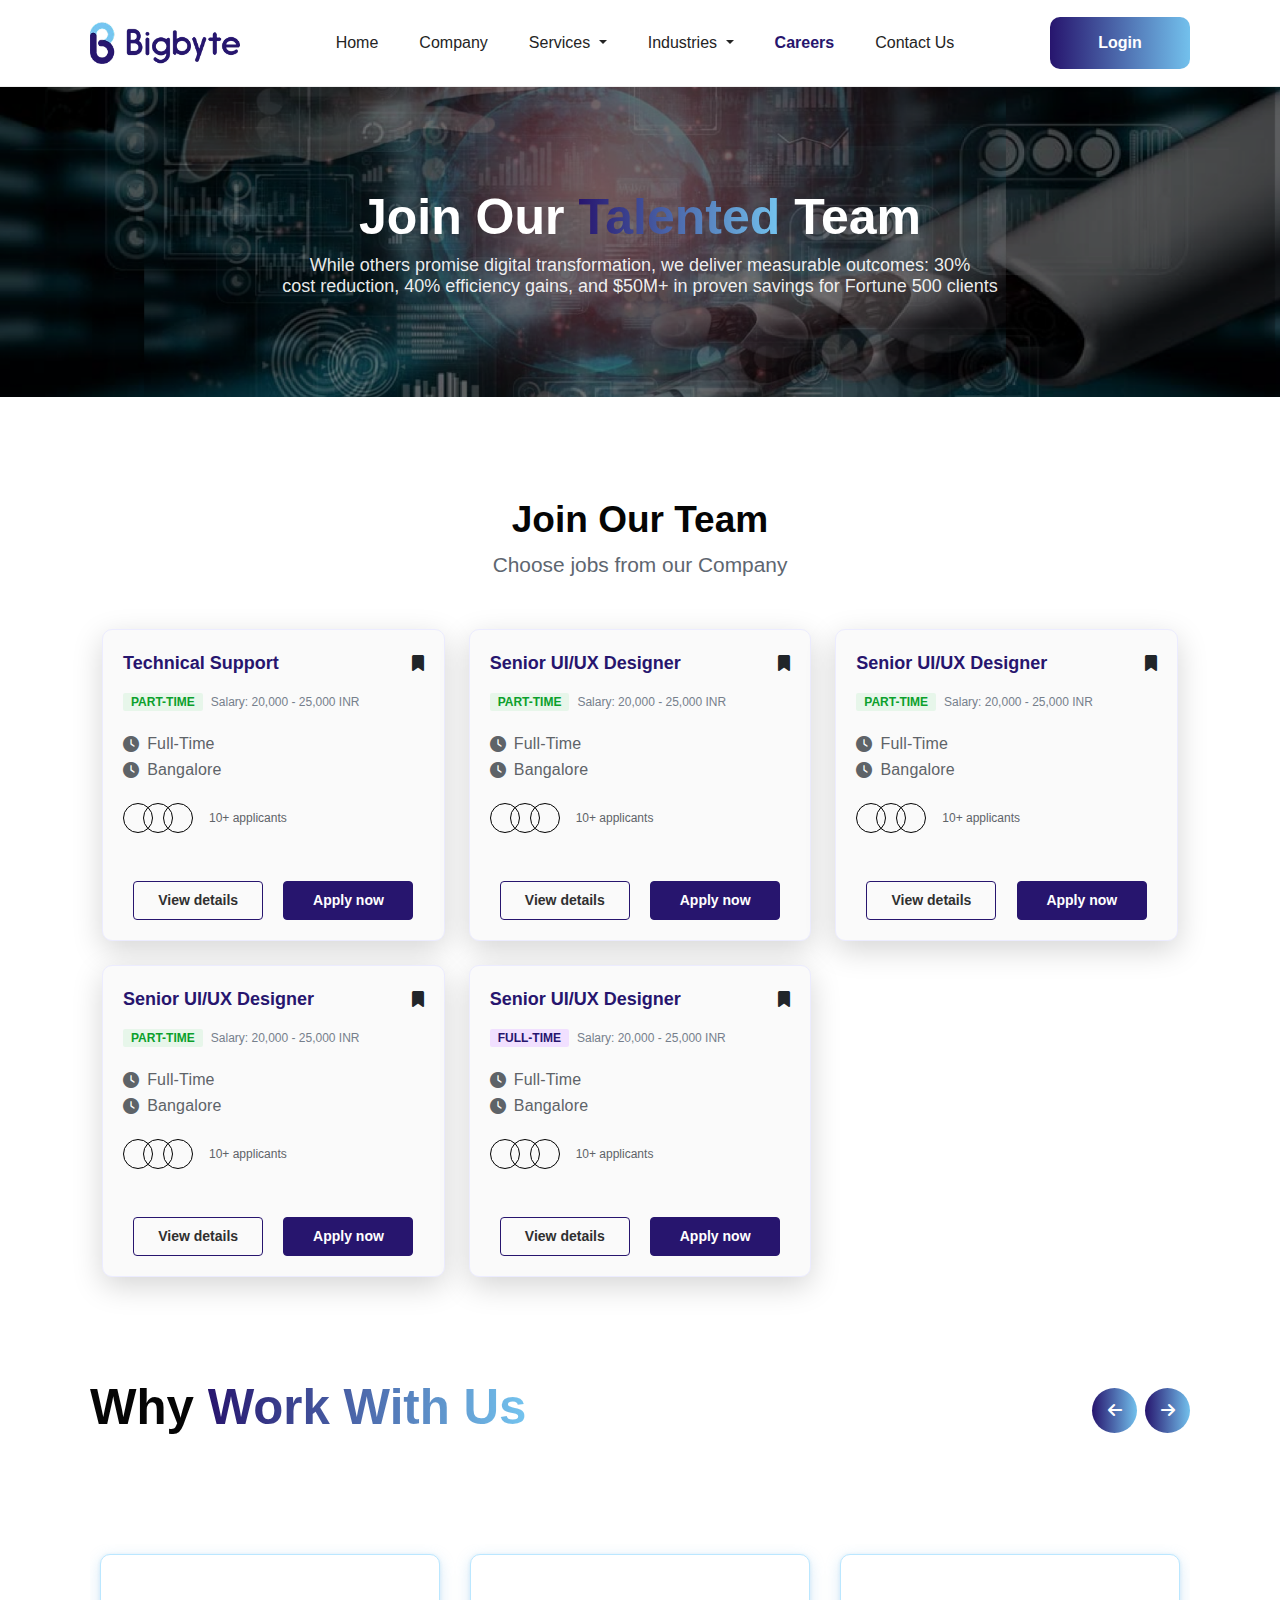
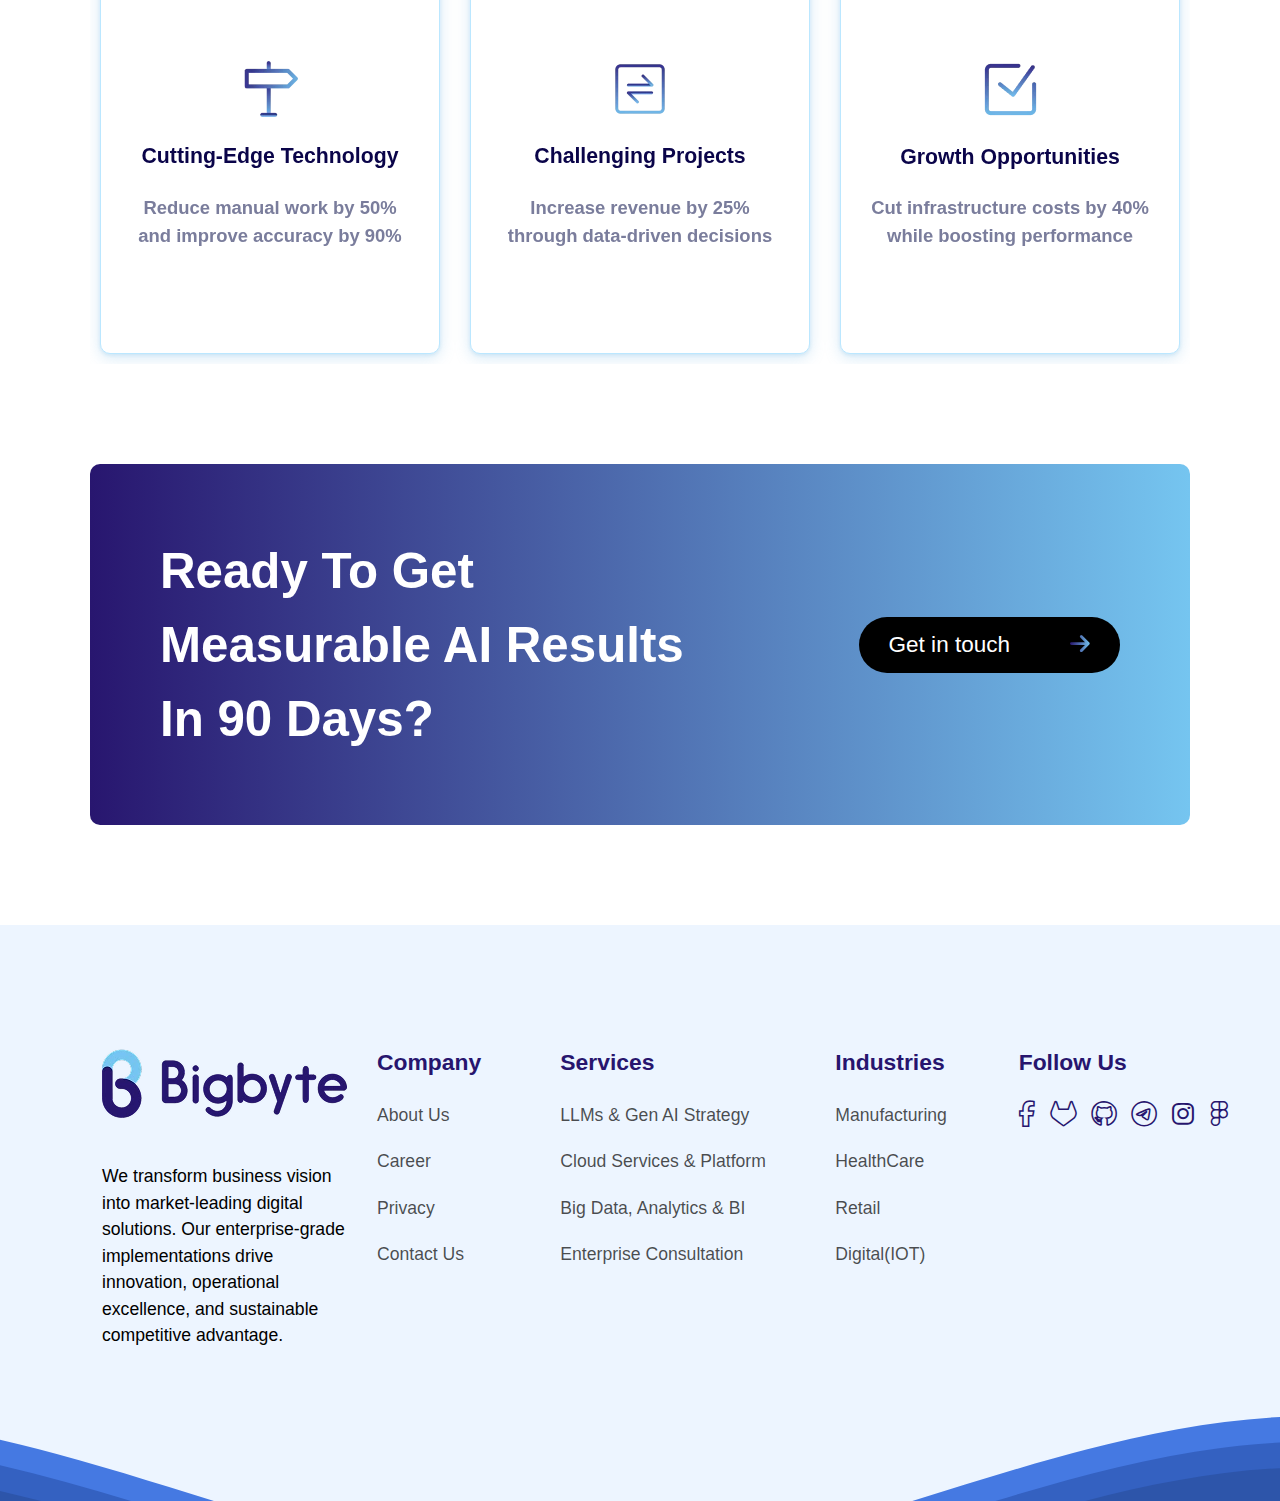
<file: career.html>
<!DOCTYPE html>
<html lang="en">
  <head>
    <meta charset="UTF-8" />
    <meta name="viewport" content="width=device-width, initial-scale=1.0" />
    <title>Document</title>

    <!-- owl-carousel --------------------------------------------------------------------------------- -->
    <link
      rel="stylesheet"
      href="assets/css/owlcarousel-css/owl.carousel.min.css"
    />
    <link
      rel="stylesheet"
      href="assets/css/owlcarousel-css/owl.theme.default.min.css"
    />

    <!-- bootstrap ----------------------------------------------------------------------------------- -->
    <link rel="stylesheet" href="assets/css/bootstrap-css/bootstrap.min.css" />
    <link
      rel="stylesheet"
      href="assets/css/bootstrap-css/bootstrap-reboot.min.css"
    />

    <!-- font-awesome -------------------------------------------------------------------------------- -->
    <link
      rel="stylesheet"
      href="assets/css/fontawesome/css/fontawesome.min.css"
    />
    <link rel="stylesheet" href="assets/css/fontawesome/css/brands.min.css" />
    <link rel="stylesheet" href="assets/css/fontawesome/css/solid.min.css" />

    <!-- custom css --------------------------------------------------------------------------------- -->
    <link rel="stylesheet" href="assets/css/custom-css/style.css" />
    <link rel="stylesheet" href="assets/css/custom-css/career.css" />

    <!-- mediaquery --------------------------------------------------------------------------------- -->
    <link rel="stylesheet" href="assets/css/custom-css/mediaquery.css" />
  </head>
  <body>
    <!-- header -------------------------------------------------------------------------------- -->

    <header class="container-fluid" id="header">
      <div
        class="container-ctm d-flex justify-content-between align-items-center"
      >
        <div class="logo navbar-brand">
          <a href="index.html">
            <img src="assets/image/logo.webp" alt="Bigbyte Logo" />
          </a>
        </div>

        <!-- menu --------------------------------------------------------------- -->

        <nav class="navbar navbar-expand-lg">
          <div class="">
            <div class="collapse navbar-collapse" id="navbarTogglerDemo02">
              <ul class="navbar-nav me-auto mb-2 mb-lg-0">
                <li class="nav-item">
                  <a
                    class="nav-link active"
                    aria-current="page"
                    href="index.html"
                    >Home</a
                  >
                </li>
                <li class="nav-item">
                  <a class="nav-link" href="about.html">Company</a>
                </li>
                <li class="nav-item dropdown">
                  <a
                    class="nav-link dropdown-toggle"
                    href="#"
                    role="button"
                    data-bs-toggle="dropdown"
                    aria-expanded="false"
                  >
                    Services
                  </a>
                  <ul class="dropdown-menu">
                    <li>
                      <a class="dropdown-item" href="llm-gen-ai.html"
                        >LLMs & Gen AI Strategy</a
                      >
                    </li>
                    <li>
                      <a class="dropdown-item" href="cloud-service.html"
                        >Cloud Services & Platform</a
                      >
                    </li>
                    <li>
                      <a class="dropdown-item" href="big-data.html"
                        >Big Data, Analytics & BI</a
                      >
                    </li>
                    <li>
                      <a class="dropdown-item" href="enterprise.html"
                        >Enterprise Consultation</a
                      >
                    </li>
                  </ul>
                </li>

                <li class="nav-item dropdown">
                  <a
                    class="nav-link dropdown-toggle"
                    href="#"
                    role="button"
                    data-bs-toggle="dropdown"
                    aria-expanded="false"
                  >
                    Industries
                  </a>
                  <ul class="dropdown-menu">
                    <li>
                      <a class="dropdown-item" href="manufacturing.html"
                        >Manufacturing
                      </a>
                    </li>
                    <li>
                      <a class="dropdown-item" href="healthcare.html"
                        >HealthCare
                      </a>
                    </li>
                    <li>
                      <a class="dropdown-item" href="retail.html">Retail</a>
                    </li>
                    <li>
                      <a class="dropdown-item" href="digital.html"
                        >Digital(IOT)</a
                      >
                    </li>
                  </ul>
                </li>
                <li class="nav-item">
                  <a class="nav-link" href="career.html">Careers</a>
                </li>
                <li class="nav-item">
                  <a class="nav-link" href="contact.html">Contact Us</a>
                </li>
              </ul>
            </div>
          </div>
        </nav>

        <!-- Mobile menu toogle ------------------------------------------------- -->
        <button
          class="mobile-menu-toggle"
          data-bs-toggle="offcanvas"
          href="#offcanvasExample"
          role="button"
          aria-controls="offcanvasExample"
        >
          <i class="fa-solid fa-bars"></i>
        </button>

        <!-- mobile menu overlay ------------------------------------------------- -->
        <div
          class="offcanvas offcanvas-start"
          tabindex="-1"
          id="offcanvasExample"
          aria-labelledby="offcanvasExampleLabel"
        >
          <div class="offcanvas-header">
            <!-- <h5 class="offcanvas-title" id="offcanvasExampleLabel">
              Offcanvas
            </h5> -->
            <button
              type="button"
              class="btn-close"
              data-bs-dismiss="offcanvas"
              aria-label="Close"
            ></button>
          </div>
          <div class="offcanvas-body">
            <nav
              class="navbar navbar-expand align-items-center justify-content-center"
            >
              <div class="">
                <div class="collapse navbar-collapse" id="navbarTogglerDemo02">
                  <ul
                    class="navbar-nav me-auto mb-2 mb-lg-0 d-flex flex-column align-items-center"
                  >
                    <li class="nav-item">
                      <a class="nav-link active" aria-current="page" href="#"
                        >Home</a
                      >
                    </li>
                    <li class="nav-item">
                      <a class="nav-link" href="#">Company</a>
                    </li>
                    <li class="nav-item dropdown">
                      <a
                        class="nav-link dropdown-toggle"
                        href="#"
                        role="button"
                        data-bs-toggle="dropdown"
                        aria-expanded="false"
                      >
                        Services
                      </a>
                      <ul class="dropdown-menu">
                        <li>
                          <a class="dropdown-item" href="llm-gen-ai.html"
                            >LLMs & Gen AI Strategy</a
                          >
                        </li>
                        <li>
                          <a class="dropdown-item" href="cloud-service.html"
                            >Cloud Services & Platform</a
                          >
                        </li>
                        <li>
                          <a class="dropdown-item" href="big-data.html"
                            >Big Data, Analytics & BI</a
                          >
                        </li>
                        <li>
                          <a class="dropdown-item" href="enterprise.html"
                            >Enterprise Consultation</a
                          >
                        </li>
                      </ul>
                    </li>
                    <li class="nav-item dropdown">
                      <a
                        class="nav-link dropdown-toggle"
                        href="#"
                        role="button"
                        data-bs-toggle="dropdown"
                        aria-expanded="false"
                      >
                        Industries
                      </a>
                      <ul class="dropdown-menu">
                        <li>
                          <a class="dropdown-item" href="manufacturing.html"
                            >Manufacturing
                          </a>
                        </li>
                        <li>
                          <a class="dropdown-item" href="healthcare.html"
                            >HealthCare
                          </a>
                        </li>
                        <li>
                          <a class="dropdown-item" href="retail.html">Retail</a>
                        </li>
                        <li>
                          <a class="dropdown-item" href="digital.html"
                            >Digital(IOT)</a
                          >
                        </li>
                      </ul>
                    </li>
                    <li class="nav-item">
                      <a class="nav-link" href="career.html">Careers</a>
                    </li>
                    <li class="nav-item">
                      <a class="nav-link" href="contact.html">Contact Us</a>
                    </li>
                  </ul>
                </div>
              </div>
            </nav>
          </div>
        </div>
        <!-- side button ---------------------------------------------------------------------- -->

        <div class="btn-ctm">
          <button id="#">Login</button>
        </div>
      </div>
    </header>

    <!-- career banner ------------------------------------------------------------------------------------ -->

    <section class="container-fluid" id="career-banner">
      <div class="container-ctm row align-items-center">
        <div class="col-md-12 align-items-center banner-text">
          <h1 class="abt-hd1">
            Join Our <span class="spl-txt">Talented</span> Team
          </h1>
          <span class="bnr-decoration"></span>
          <p class="bnr-p-txt">
            While others promise digital transformation, we deliver measurable
            outcomes: 30% <br />cost reduction, 40% efficiency gains, and $50M+
            in proven savings for Fortune 500 clients
          </p>
        </div>
      </div>
    </section>

    <!-- career section -------------------------------------------------------------------------- -->

    <section class="container-fluid" id="career-sec">
      <div class="container-ctm">
        <h3 class="hd3 text-center">Join Our Team</h3>
        <p class="head-txt mb-5">Choose jobs from our Company</p>
        <div class="row g-4">
          <div class="col-md-6 col-lg-4 col-xxl-3">
            <div class="career-card-ctm">
              <div
                class="div1 d-flex justify-content-between align-items-center mb-3"
              >
                <p class="">Technical Support</p>
                <i class="fa-regular fa-bookmark"></i>
              </div>
              <div class="div2 d-flex align-items-center mb-4 gap-2">
                <div class="part">
                  <p class="">Part-time</p>
                </div>
                <p class="right">Salary: 20,000 - 25,000 INR</p>
              </div>
              <ul class="div3 mb-4">
                <li class="d-flex align-items-center mb-2 gap-2">
                  <i class="fa-solid fa-clock"></i>
                  <p>Full-Time</p>
                </li>
                <li class="d-flex align-items-center mb-2 gap-2">
                  <i class="fa-solid fa-clock"></i>
                  <p>Bangalore</p>
                </li>
              </ul>
              <div class="div4 d-flex align-items-center mb-5">
                <div class="image-wrap d-flex align-items-center me-3">
                  <div></div>
                  <div></div>
                  <div></div>
                </div>
                <p>10+ applicants</p>
              </div>
              <div
                class="div5 d-flex align-items-center justify-content-around"
              >
                <button class="left-btn" type="button">View details</button>
                <button class="right-btn" type="button">Apply now</button>
              </div>
            </div>
          </div>
          <div class="col-md-6 col-lg-4 col-xxl-3">
            <div class="career-card-ctm">
              <div
                class="div1 d-flex justify-content-between align-items-center mb-3"
              >
                <p class="">Senior UI/UX Designer</p>
                <i class="fa-regular fa-bookmark"></i>
              </div>
              <div class="div2 d-flex align-items-center mb-4 gap-2">
                <div class="part">
                  <p>Part-time</p>
                </div>
                <p class="right">Salary: 20,000 - 25,000 INR</p>
              </div>
              <ul class="div3 mb-4">
                <li class="d-flex align-items-center mb-2 gap-2">
                  <i class="fa-solid fa-clock"></i>
                  <p>Full-Time</p>
                </li>
                <li class="d-flex align-items-center mb-2 gap-2">
                  <i class="fa-solid fa-clock"></i>
                  <p>Bangalore</p>
                </li>
              </ul>
              <div class="div4 d-flex align-items-center mb-5">
                <div class="image-wrap d-flex align-items-center me-3">
                  <div></div>
                  <div></div>
                  <div></div>
                </div>
                <p>10+ applicants</p>
              </div>
              <div
                class="div5 d-flex align-items-center justify-content-around"
              >
                <button class="left-btn" type="button">View details</button>
                <button class="right-btn" type="button">Apply now</button>
              </div>
            </div>
          </div>
          <div class="col-md-6 col-lg-4 col-xxl-3">
            <div class="career-card-ctm">
              <div
                class="div1 d-flex justify-content-between align-items-center mb-3"
              >
                <p class="">Senior UI/UX Designer</p>
                <i class="fa-regular fa-bookmark"></i>
              </div>
              <div class="div2 d-flex align-items-center mb-4 gap-2">
                <div class="part">
                  <p>Part-time</p>
                </div>
                <p class="right">Salary: 20,000 - 25,000 INR</p>
              </div>
              <ul class="div3 mb-4">
                <li class="d-flex align-items-center mb-2 gap-2">
                  <i class="fa-solid fa-clock"></i>
                  <p>Full-Time</p>
                </li>
                <li class="d-flex align-items-center mb-2 gap-2">
                  <i class="fa-solid fa-clock"></i>
                  <p>Bangalore</p>
                </li>
              </ul>
              <div class="div4 d-flex align-items-center mb-5">
                <div class="image-wrap d-flex align-items-center me-3">
                  <div></div>
                  <div></div>
                  <div></div>
                </div>
                <p>10+ applicants</p>
              </div>
              <div
                class="div5 d-flex align-items-center justify-content-around"
              >
                <button class="left-btn" type="button">View details</button>
                <button class="right-btn" type="button">Apply now</button>
              </div>
            </div>
          </div>
          <div class="col-md-6 col-lg-4 col-xxl-3">
            <div class="career-card-ctm">
              <div
                class="div1 d-flex justify-content-between align-items-center mb-3"
              >
                <p class="">Senior UI/UX Designer</p>
                <i class="fa-regular fa-bookmark"></i>
              </div>
              <div class="div2 d-flex align-items-center mb-4 gap-2">
                <div class="part">
                  <p>Part-time</p>
                </div>
                <p class="right">Salary: 20,000 - 25,000 INR</p>
              </div>
              <ul class="div3 mb-4">
                <li class="d-flex align-items-center mb-2 gap-2">
                  <i class="fa-solid fa-clock"></i>
                  <p>Full-Time</p>
                </li>
                <li class="d-flex align-items-center mb-2 gap-2">
                  <i class="fa-solid fa-clock"></i>
                  <p>Bangalore</p>
                </li>
              </ul>
              <div class="div4 d-flex align-items-center mb-5">
                <div class="image-wrap d-flex align-items-center me-3">
                  <div></div>
                  <div></div>
                  <div></div>
                </div>
                <p>10+ applicants</p>
              </div>
              <div
                class="div5 d-flex align-items-center justify-content-around"
              >
                <button class="left-btn" type="button">View details</button>
                <button class="right-btn" type="button">Apply now</button>
              </div>
            </div>
          </div>
          <div class="col-md-6 col-lg-4 col-xxl-3">
            <div class="career-card-ctm">
              <div
                class="div1 d-flex justify-content-between align-items-center mb-3"
              >
                <p class="">Senior UI/UX Designer</p>
                <i class="fa-regular fa-bookmark"></i>
              </div>
              <div class="div2 d-flex align-items-center mb-4 gap-2">
                <div class="full">
                  <p class="">Full-Time</p>
                </div>
                <p class="right">Salary: 20,000 - 25,000 INR</p>
              </div>
              <ul class="div3 mb-4">
                <li class="d-flex align-items-center mb-2 gap-2">
                  <i class="fa-solid fa-clock"></i>
                  <p>Full-Time</p>
                </li>
                <li class="d-flex align-items-center mb-2 gap-2">
                  <i class="fa-solid fa-clock"></i>
                  <p>Bangalore</p>
                </li>
              </ul>
              <div class="div4 d-flex align-items-center mb-5">
                <div class="image-wrap d-flex align-items-center me-3">
                  <div></div>
                  <div></div>
                  <div></div>
                </div>
                <p>10+ applicants</p>
              </div>
              <div
                class="div5 d-flex align-items-center justify-content-around"
              >
                <button class="left-btn" type="button">View details</button>
                <button class="right-btn" type="button">Apply now</button>
              </div>
            </div>
          </div>
        </div>
      </div>
    </section>

    <!-- package ----------------------------------------------------------------------------------- -->

    <section class="container-fluid" id="package">
      <div class="container-ctm">
        <div class="top d-flex justify-content-between align-items-center">
          <div class="left">
            <h2 class="hd2">Why <span class="spl-txt">Work with us</span></h2>
          </div>
          <div class="right d-flex gap-2" id="package-carousel-nav">
            <div
              class="d-flex justify-content-center align-items-center"
              id="package-nav-left"
            >
              <i class="fa-solid fa-arrow-left"></i>
            </div>
            <div
              class="d-flex justify-content-center align-items-center"
              id="package-nav-right"
            >
              <i class="fa-solid fa-arrow-right"></i>
            </div>
          </div>
        </div>
        <div class="owl-carousel owl-theme package-slider bottom">
          <div class="item">
            <div
              class="card-ctm d-flex flex-column justify-content-center align-items-center"
            >
              <img
                src="assets/image/package-icon-1.webp"
                class="mb-4"
                srcset=""
              />
              <h4 class="hd4 text-center mb-4">Cutting-Edge Technology</h4>
              <p class="card-txt text-center">
                Reduce manual work by 50% and improve accuracy by 90%
              </p>
            </div>
          </div>
          <div class="item">
            <div
              class="card-ctm d-flex flex-column justify-content-center align-items-center"
            >
              <img
                src="assets/image/package-icon-3.webp"
                class="mb-4"
                srcset=""
              />
              <h4 class="hd4 text-center mb-4">Challenging Projects</h4>
              <p class="card-txt text-center">
                Increase revenue by 25% through data-driven decisions
              </p>
            </div>
          </div>
          <div class="item">
            <div
              class="card-ctm d-flex flex-column justify-content-center align-items-center"
            >
              <img
                src="assets/image/package-icon-2.webp"
                class="mb-4"
                srcset=""
              />
              <h4 class="hd4 text-center mb-4">Growth Opportunities</h4>
              <p class="card-txt text-center">
                Cut infrastructure costs by 40% while boosting performance
              </p>
            </div>
          </div>
          <div class="item">
            <div
              class="card-ctm d-flex flex-column justify-content-center align-items-center"
            >
              <img
                src="assets/image/package-icon-4.webp"
                class="mb-4"
                srcset=""
              />
              <h4 class="hd4 text-center mb-4">Innovation-First Approach</h4>
              <p class="card-txt text-center">
                Ensure 99.9% uptime for mission-critical operations
              </p>
            </div>
          </div>
          <div class="item">
            <div
              class="card-ctm d-flex flex-column justify-content-center align-items-center"
            >
              <img
                src="assets/image/package-icon-5.webp"
                class="mb-4"
                srcset=""
              />
              <h4 class="hd4 text-center mb-4">Data-Driven Decision Support</h4>
              <p class="card-txt text-center">
                Transform enterprise data into profitable insights through
                advanced analytics that reveal opportunities and predict market
                trends
              </p>
            </div>
          </div>
          <div class="item">
            <div
              class="card-ctm d-flex flex-column justify-content-center align-items-center"
            >
              <img
                src="assets/image/package-icon-6.webp"
                class="mb-4"
                srcset=""
              />
              <h4 class="hd4 text-center mb-4">
                Security & Compliance Framework
              </h4>
              <p class="card-txt text-center">
                Comprehensive safeguards for AI ethics, data security, and
                regulatory compliance that maintain stakeholder trust while
                enabling innovation
              </p>
            </div>
          </div>
        </div>
      </div>
    </section>

    <!-- contact ----------------------------------------------------------------------------------- -->

    <section class="container-fluid" id="contact">
      <div class="container-ctm">
        <div
          class="contact-cta d-flex justify-content-between align-items-center"
        >
          <div class="left">
            <p class="hd2">Ready to Get Measurable AI Results in 90 Days?</p>
          </div>
          <div class="right">
            <a href="#" class="d-flex align-items-center"
              ><p>Get in touch</p>
              <span class="spl-txt"
                ><i class="fa-solid fa-arrow-right"></i></span
            ></a>
          </div>
        </div>
      </div>
    </section>

    <!-- footer -------------------------------------------------------------------------------------- -->
    <footer class="containerfluid" id="footer">
      <div class="container-ctm row g-4">
        <div class="footer-col-1 col-xl-3 col-md-6 col-12">
          <a href="index.html">
            <img src="assets/image/logo.webp" alt="" srcset=""
          /></a>
          <p>
            We transform business vision into market-leading digital solutions.
            Our enterprise-grade implementations drive innovation, operational
            excellence, and sustainable competitive advantage.
          </p>
        </div>
        <div class="footer-col-2 col-xl-2 col-md-4 col-6">
          <h5 class="hd5">Company</h5>
          <ul>
            <li><a href="about.html">About Us</a></li>
            <li><a href="career.html">Career</a></li>
            <li><a href="#">Privacy</a></li>
            <li><a href="contact.html">Contact Us</a></li>
          </ul>
        </div>
        <div class="footer-col-3 col-xl-3 col-md-5 col-12">
          <h5 class="hd5">Services</h5>
          <ul>
            <li><a href="llm-gen-ai.html">LLMs & Gen AI Strategy</a></li>
            <li><a href="cloud-service.html">Cloud Services & Platform</a></li>
            <li><a href="big-data.html">Big Data, Analytics & BI</a></li>
            <li><a href="enterprise.html">Enterprise Consultation</a></li>
          </ul>
        </div>
        <div class="footer-col-4 col-xl-2 col-md-3 col-6">
          <h5 class="hd5">Industries</h5>
          <ul>
            <li><a href="manufacturing.html">Manufacturing </a></li>
            <li><a href="healthcare.html">HealthCare</a></li>
            <li><a href="retail.html">Retail</a></li>
            <li><a href="digital.html">Digital(IOT)</a></li>
          </ul>
        </div>
        <div class="footer-col-5 col-xl-2 col-md-6">
          <h5 class="hd5">Follow Us</h5>
          <ul class="d-flex align-items-center">
            <li class="me-3">
              <a href=""><i class="fa-brands fa-facebook-f"></i></a>
            </li>
            <li class="me-3">
              <a href=""><i class="fa-brands fa-gitlab"></i></a>
            </li>
            <li class="me-3">
              <a href=""><i class="fa-brands fa-github"></i></a>
            </li>
            <li class="me-3">
              <a href=""><i class="fa-brands fa-telegram"></i></a>
            </li>
            <li class="me-3">
              <a href=""><i class="fa-brands fa-instagram"></i></a>
            </li>
            <li>
              <a href=""><i class="fa-brands fa-figma"></i></a>
            </li>
          </ul>
        </div>
      </div>
      <div class="footer-bottom">
        <svg
          class="editorial"
          xmlns="http://www.w3.org/2000/svg"
          xmlns:xlink="http://www.w3.org/1999/xlink"
          viewBox="0 24 150 12"
          preserveAspectRatio="none"
        >
          <defs>
            <path
              id="gentle-wave"
              d="M-160 44c30 0 
    58-18 88-18s
    58 18 88 18 
    58-18 88-18 
    58 18 88 18
    58 18 88 18
    v44h-352z"
            />
          </defs>
          <g class="parallax">
            <use xlink:href="#gentle-wave" x="50" y="0" fill="#4579e2" />
            <use xlink:href="#gentle-wave" x="50" y="3" fill="#3461c1" />
            <use xlink:href="#gentle-wave" x="50" y="6" fill="#2d55aa" />
          </g>
        </svg>
      </div>
    </footer>

    <!-- javascript --------------------------------------------------------------------------------- -->

    <!-- jquery ------------------------------------------------------------------------------------- -->
    <script src="assets/js/jquery-js/jquery-3.7.1.min.js"></script>

    <!-- counter js ---------------------------------------------------- -->
    <script src="assets/js/counter-js/jquery.countup.min.js"></script>
    <script src="assets/js/counter-js/jquery.waypoints.min.js"></script>

    <!-- bootstrap ----------------------------------------------------------------------------------- -->
    <script src="assets/js/bootstrap-js/bootstrap.bundle.min.js"></script>

    <!-- owl-carousel --------------------------------------------------------------------------------- -->
    <script src="assets/js/owlcarousel-js/owl.carousel.min.js"></script>

    <!-- custom js------------------------------------------------------------------------------------ -->
    <script src="assets/js/custom-js/script.js"></script>
  </body>
</html>
</file>
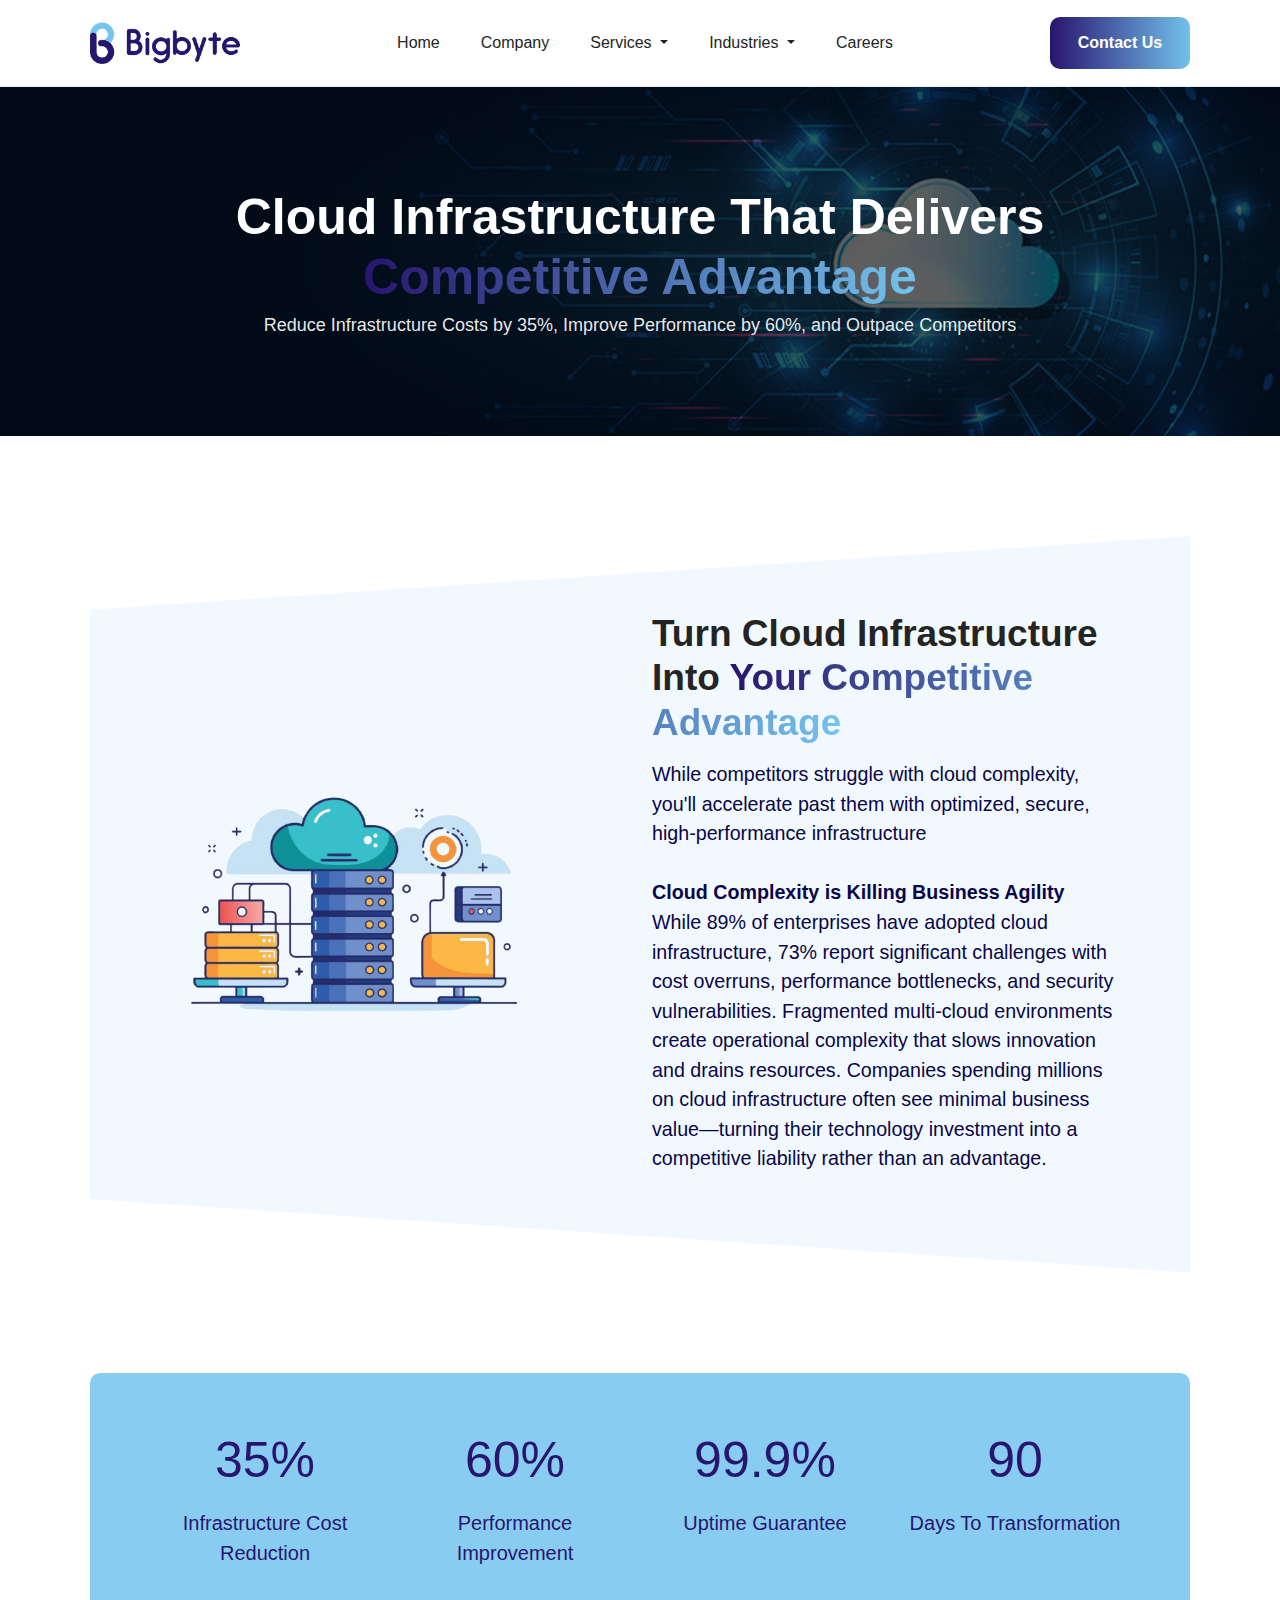
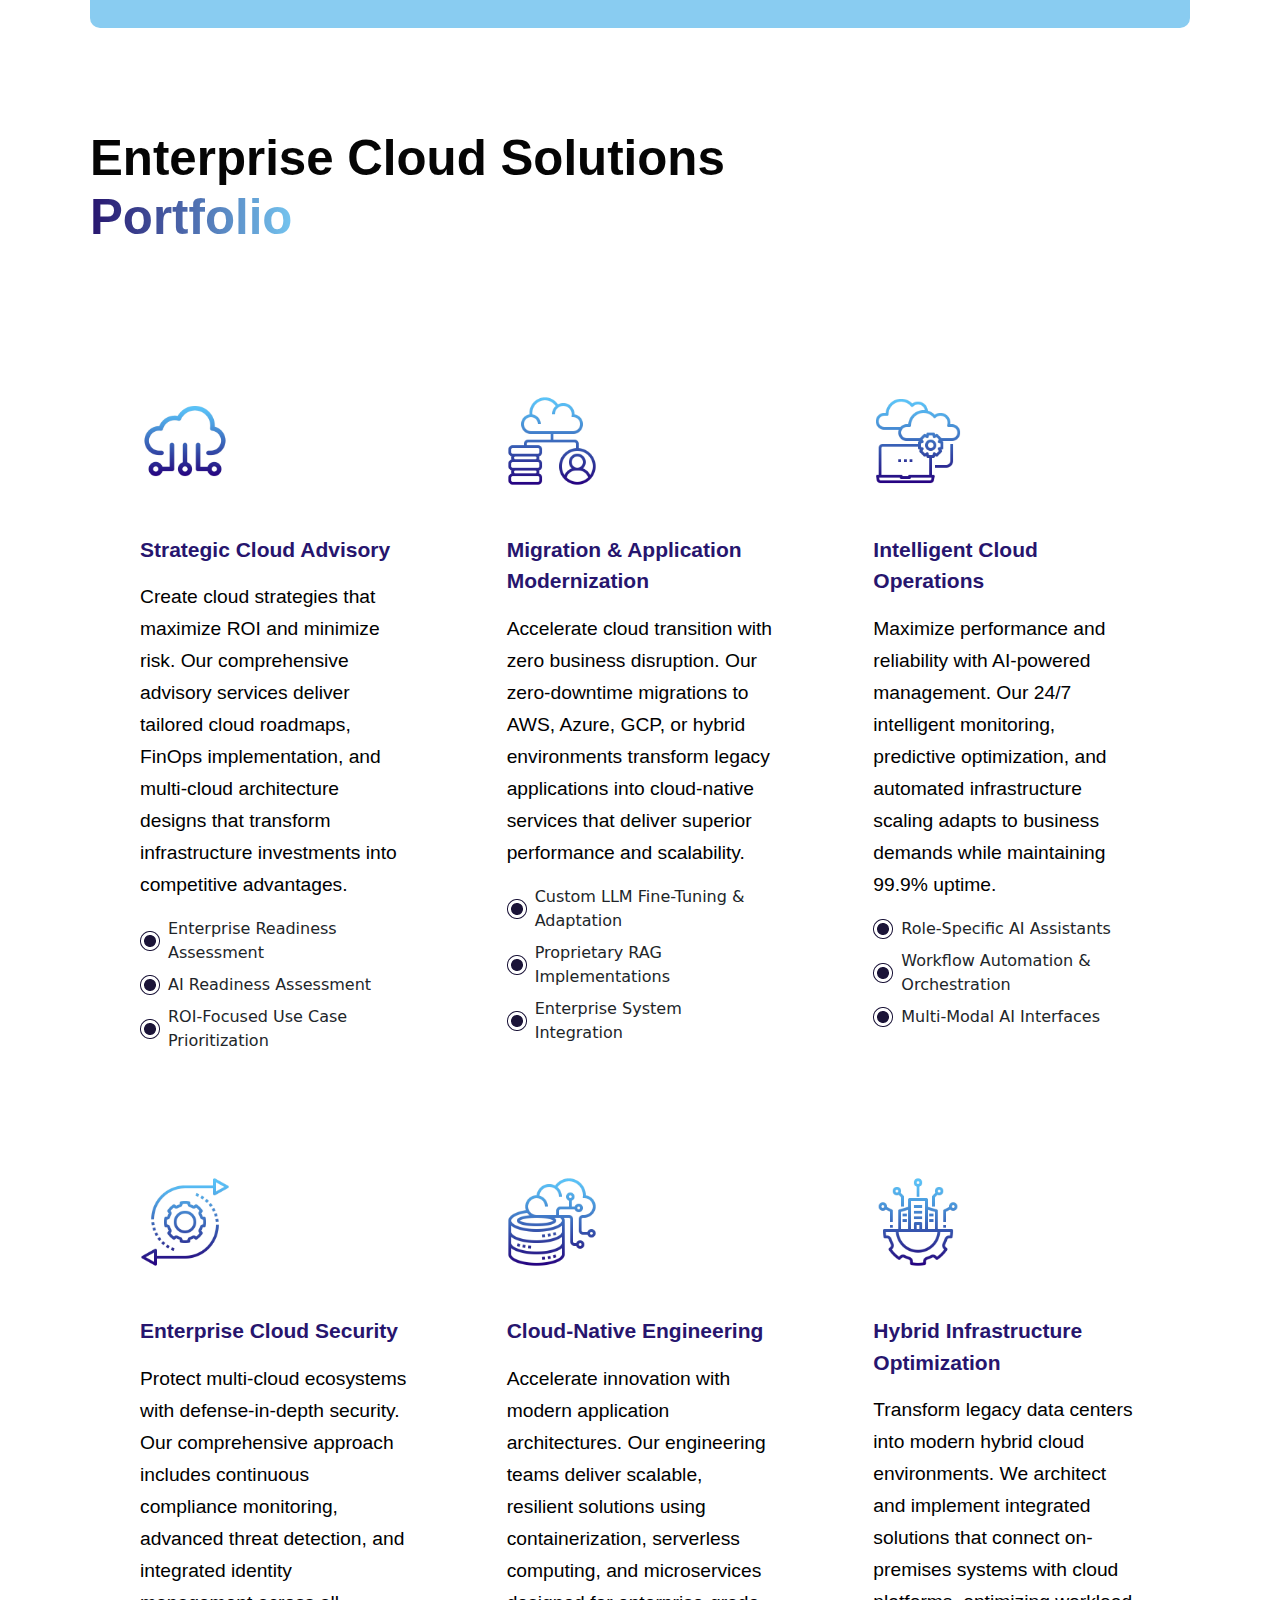
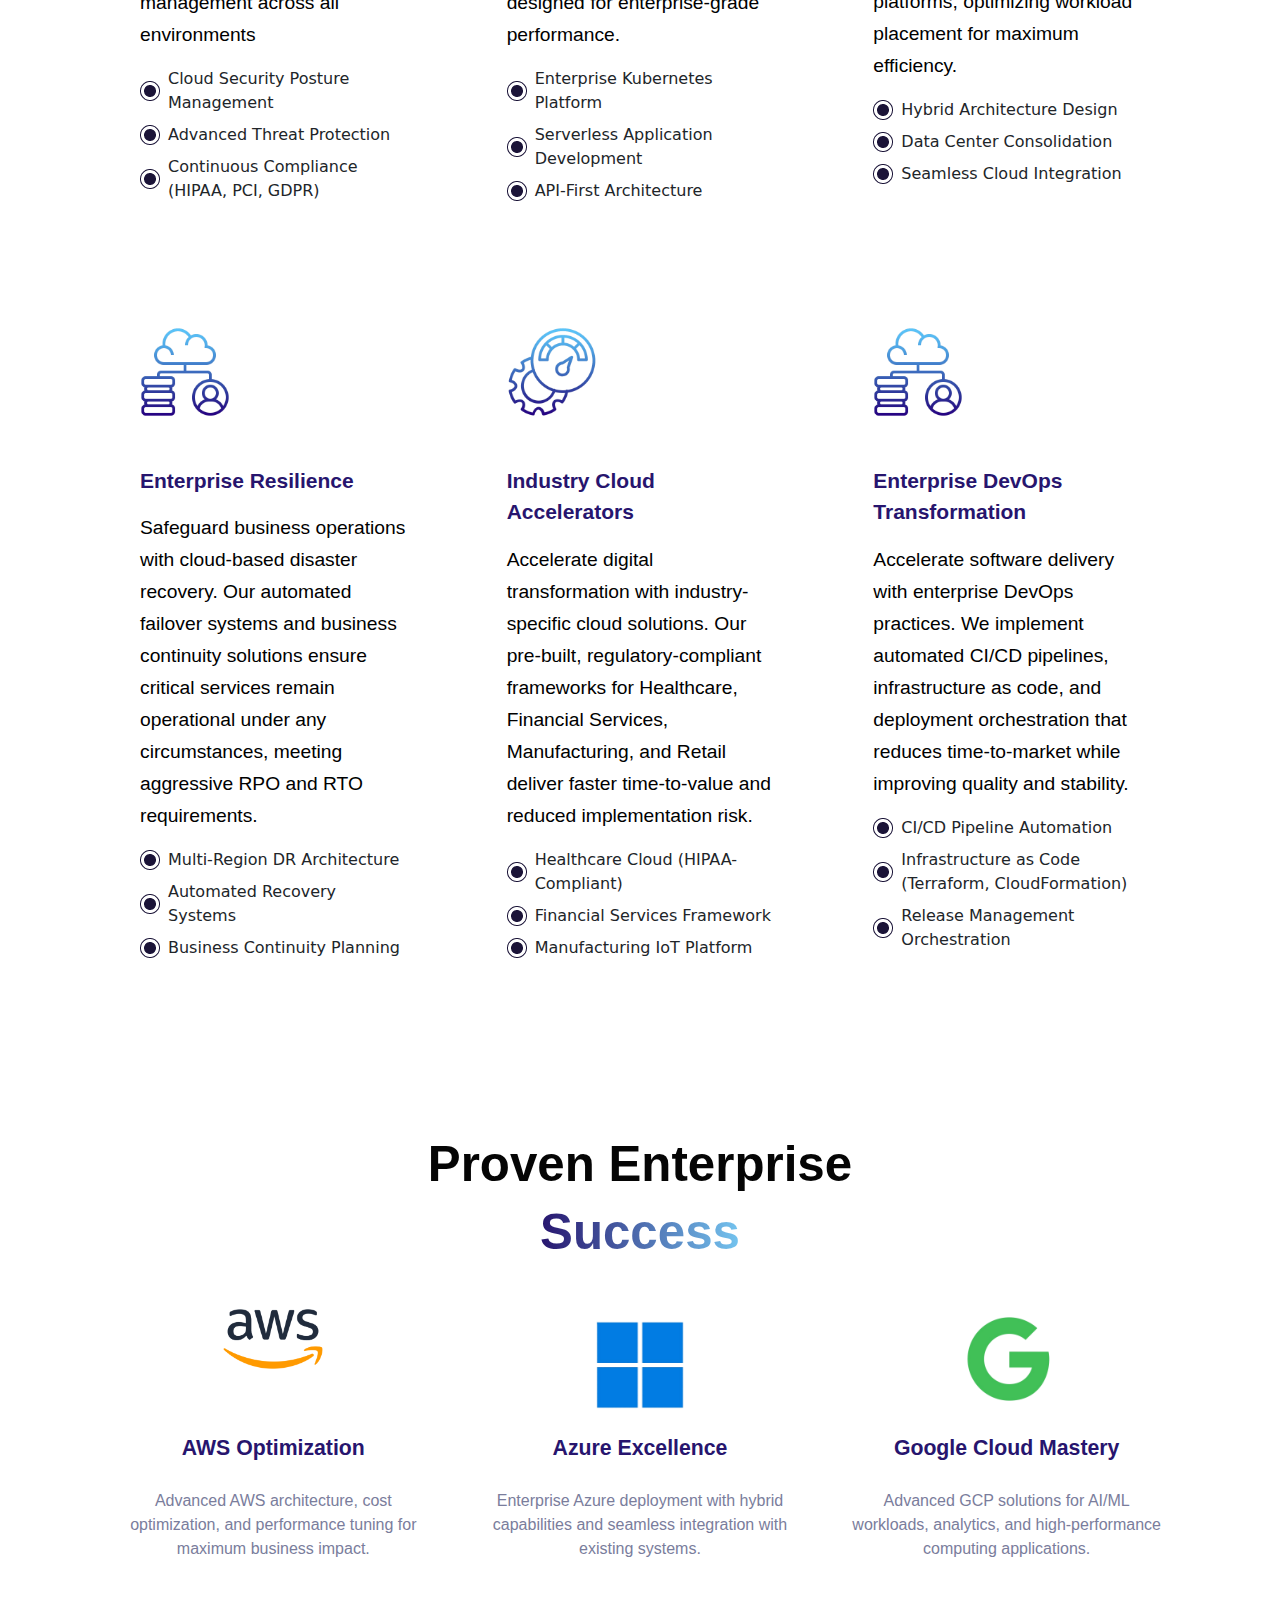
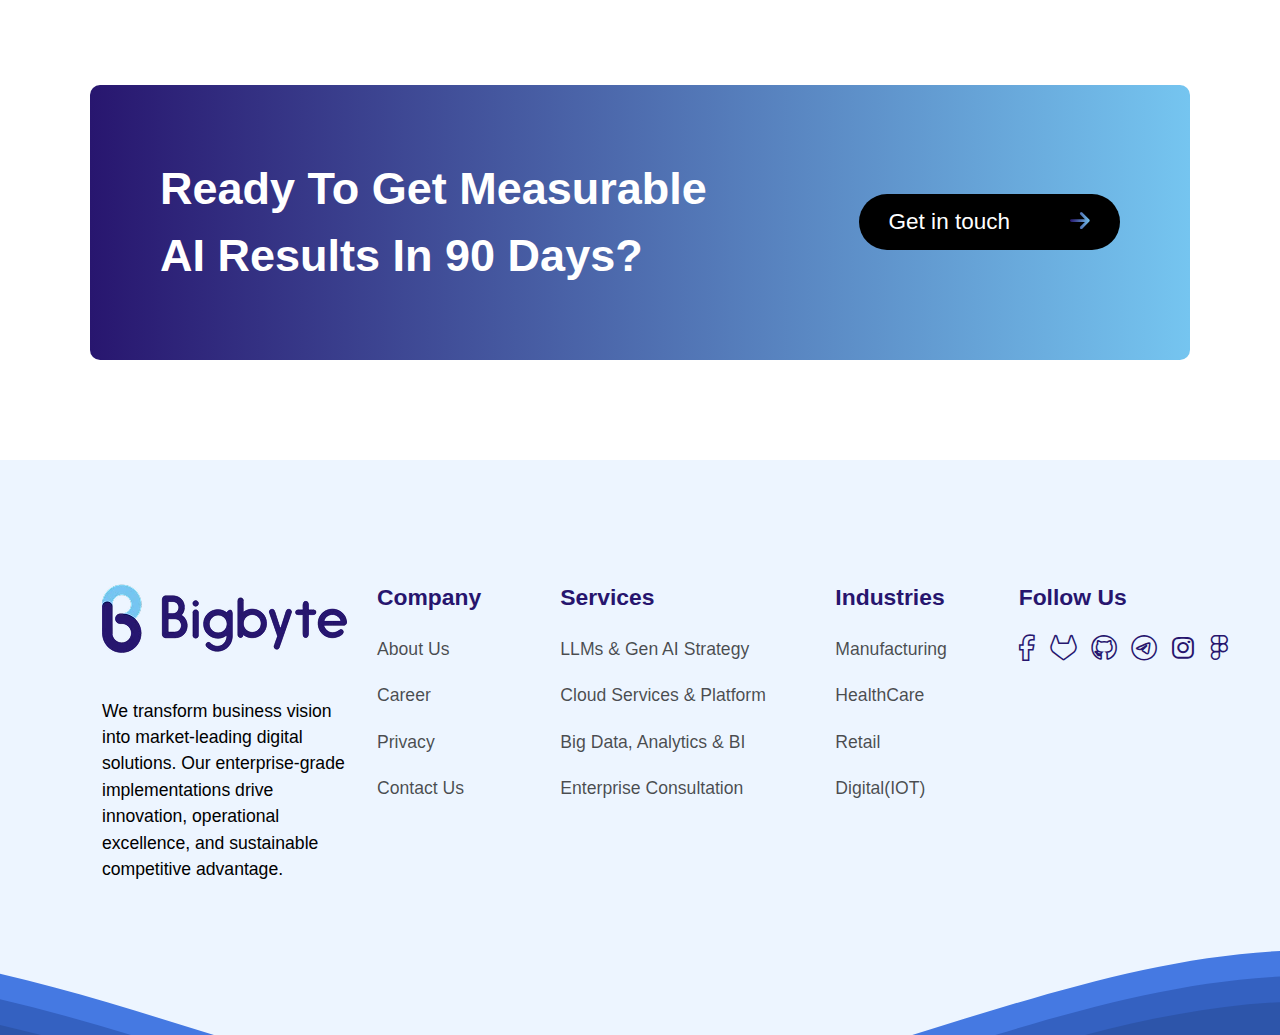
<file: cloud-service.html>
<!DOCTYPE html>
<html lang="en">
  <head>
    <meta charset="UTF-8" />
    <meta name="viewport" content="width=device-width, initial-scale=1.0" />
    <title>Document</title>

    <!-- owl-carousel --------------------------------------------------------------------------------- -->
    <link
      rel="stylesheet"
      href="assets/css/owlcarousel-css/owl.carousel.min.css"
    />
    <link
      rel="stylesheet"
      href="assets/css/owlcarousel-css/owl.theme.default.min.css"
    />

    <!-- bootstrap ----------------------------------------------------------------------------------- -->
    <link rel="stylesheet" href="assets/css/bootstrap-css/bootstrap.min.css" />
    <link
      rel="stylesheet"
      href="assets/css/bootstrap-css/bootstrap-reboot.min.css"
    />

    <!-- font-awesome -------------------------------------------------------------------------------- -->
    <link
      rel="stylesheet"
      href="assets/css/fontawesome/css/fontawesome.min.css"
    />
    <link rel="stylesheet" href="assets/css/fontawesome/css/brands.min.css" />
    <link rel="stylesheet" href="assets/css/fontawesome/css/solid.min.css" />

    <!-- custom css --------------------------------------------------------------------------------- -->
    <link rel="stylesheet" href="assets/css/custom-css/style.css" />
    <link rel="stylesheet" href="assets/css/custom-css/llm-gen-ai.css" />
    <link rel="stylesheet" href="assets/css/custom-css/manufacturing.css" />
<link rel="stylesheet" href="assets/css/custom-css/cloud.css" />
    <!-- mediaquery --------------------------------------------------------------------------------- -->
    <link rel="stylesheet" href="assets/css/custom-css/mediaquery.css" />
  </head>
  <body>
    <!-- header -------------------------------------------------------------------------------- -->

    <header class="container-fluid" id="header">
      <div
        class="container-ctm d-flex justify-content-between align-items-center"
      >
        <div class="logo navbar-brand">
          <a href="index.html">
            <img src="assets/image/logo.webp" alt="Bigbyte Logo" />
          </a>
        </div>

        <!-- menu --------------------------------------------------------------- -->

       <nav class="navbar navbar-expand-lg">
          <div class="">
            <div class="collapse navbar-collapse" id="navbarTogglerDemo02">
              <ul class="navbar-nav me-auto mb-2 mb-lg-0">
                <li class="nav-item">
                  <a
                    class="nav-link active"
                    aria-current="page"
                    href="index.html"
                    >Home</a
                  >
                </li>
                <li class="nav-item">
                  <a class="nav-link" href="about.html">Company</a>
                </li>
                <li class="nav-item dropdown">
                  <a
                    class="nav-link dropdown-toggle"
                    href="#"
                    role="button"
                    data-bs-toggle="dropdown"
                    aria-expanded="false"
                  >
                    Services
                  </a>
                  <ul class="dropdown-menu">
                    <li>
                      <a class="dropdown-item" href="llm-gen-ai.html"
                        >LLMs & Gen AI Strategy</a
                      >
                    </li>
                    <li>
                      <a class="dropdown-item" href="cloud-service.html"
                        >Cloud Services & Platform</a
                      >
                    </li>
                    <li>
                      <a class="dropdown-item" href="big-data.html"
                        >Big Data, Analytics & BI</a
                      >
                    </li>
                    <li>
                      <a class="dropdown-item" href="enterprise.html"
                        >Enterprise Consultation</a
                      >
                    </li>
                  </ul>
                </li>

                <li class="nav-item dropdown">
                  <a
                    class="nav-link dropdown-toggle"
                    href="#"
                    role="button"
                    data-bs-toggle="dropdown"
                    aria-expanded="false"
                  >
                    Industries
                  </a>
                  <ul class="dropdown-menu">
                    <li>
                      <a class="dropdown-item" href="manufacturing.html">Manufacturing </a>
                    </li>
                    <li>
                      <a class="dropdown-item" href="healthcare.html">HealthCare </a>
                    </li>
                    <li>
                      <a class="dropdown-item" href="retail.html">Retail</a>
                    </li>
                    <li>
                      <a class="dropdown-item" href="digital.html">Digital(IOT)</a>
                    </li>
                  </ul>
                </li>
                <li class="nav-item">
                  <a class="nav-link" href="career.html">Careers</a>
                </li>
                <!-- <li class="nav-item">
                  <a class="nav-link" href="contact.html">Contact Us</a>
                </li> -->
              </ul>
            </div>
          </div>
        </nav>

        <!-- Mobile menu toogle ------------------------------------------------- -->
        <button
          class="mobile-menu-toggle"
          data-bs-toggle="offcanvas"
          href="#offcanvasExample"
          role="button"
          aria-controls="offcanvasExample"
        >
          <i class="fa-solid fa-bars"></i>
        </button>

        <!-- mobile menu overlay ------------------------------------------------- -->
        <div
          class="offcanvas offcanvas-start"
          tabindex="-1"
          id="offcanvasExample"
          aria-labelledby="offcanvasExampleLabel"
        >
          <div class="offcanvas-header">
            <!-- <h5 class="offcanvas-title" id="offcanvasExampleLabel">
              Offcanvas
            </h5> -->
            <button
              type="button"
              class="btn-close"
              data-bs-dismiss="offcanvas"
              aria-label="Close"
            ></button>
          </div>
          <div class="offcanvas-body">
            <nav
              class="navbar navbar-expand align-items-center justify-content-center"
            >
              <div class="">
                <div class="collapse navbar-collapse" id="navbarTogglerDemo02">
                  <ul
                    class="navbar-nav me-auto mb-2 mb-lg-0 d-flex flex-column align-items-center"
                  >
                    <li class="nav-item">
                      <a class="nav-link active" aria-current="page" href="#"
                        >Home</a
                      >
                    </li>
                    <li class="nav-item">
                      <a class="nav-link" href="about.html">Company</a>
                    </li>
                    <li class="nav-item dropdown">
                      <a
                        class="nav-link dropdown-toggle"
                        href="#"
                        role="button"
                        data-bs-toggle="dropdown"
                        aria-expanded="false"
                      >
                        Services
                      </a>
                      <ul class="dropdown-menu">
                        <li>
                          <a class="dropdown-item" href="llm-gen-ai.html"
                            >LLMs & Gen AI Strategy</a
                          >
                        </li>
                        <li>
                          <a class="dropdown-item" href="cloud-service.html"
                            >Cloud Services & Platform</a
                          >
                        </li>
                        <li>
                          <a class="dropdown-item" href="big-data.html"
                            >Big Data, Analytics & BI</a
                          >
                        </li>
                        <li>
                          <a class="dropdown-item" href="enterprise.html"
                            >Enterprise Consultation</a
                          >
                        </li>
                      </ul>
                    </li>
                    <li class="nav-item dropdown">
                      <a
                        class="nav-link dropdown-toggle"
                        href="#"
                        role="button"
                        data-bs-toggle="dropdown"
                        aria-expanded="false"
                      >
                        Industries
                      </a>
                      <ul class="dropdown-menu">
                        <li>
                          <a class="dropdown-item" href="manufacturing.html">Manufacturing </a>
                        </li>
                        <li>
                          <a class="dropdown-item" href="healthcare.html">HealthCare </a>
                        </li>
                        <li>
                          <a class="dropdown-item" href="retail.html">Retail</a>
                        </li>
                        <li>
                          <a class="dropdown-item" href="digital.html">Digital(IOT)</a>
                        </li>
                      </ul>
                    </li>
                    <li class="nav-item">
                      <a class="nav-link" href="career.html">Careers</a>
                    </li>
                    <li class="nav-item">
                      <a class="nav-link" href="contact.html">Contact Us</a>
                    </li>
                  </ul>
                </div>
              </div>
            </nav>
          </div>
        </div>
        <!-- side button ---------------------------------------------------------------------- -->

         <div class="btn-ctm">
  <button onclick="window.location.href='contact.html'">Contact Us</button>
</div>
      </div>
    </header>

    <!-- llm banner ------------------------------------------------------------------------------------ -->

    <section class="container-fluid" id="llm-banner">
      <div class="container-ctm row align-items-center">
        <div class="col-md-12 align-items-center banner-text">
          <h1 class="abt-hd1">
           Cloud Infrastructure That Delivers 
            <span class="spl-txt"
              > <br />
            Competitive Advantage</span
            >
          </h1>
          <span class="bnr-decoration"></span>
          <p class="bnr-p-txt">
           Reduce Infrastructure Costs by 35%, Improve Performance by 60%, and Outpace Competitors
            
          </p>
        </div>
      </div>
    </section>

    <!-- llm about section------------------------------------------------------------ -->

    <section class="container-fluid" id="about">
      <div class="container-ctm">
        <div class="row justify-content-between align-items-center gap-5">
          <div class="left col-lg-5">
            <img src="assets/image/cloud-image.png" alt="" srcset="" />
          </div>
          <div class="right col-lg-6">
            <h3 class="hd3 mb-3">
              Turn Cloud Infrastructure Into 
              <span class="spl-txt">Your Competitive Advantage</span>
            </h3>
            <p class="mb-4">
             While competitors struggle with cloud complexity, you'll accelerate past them with optimized, secure, high-performance infrastructure 
       <br> <br> <strong > Cloud Complexity is Killing Business Agility<br></strong>
While 89% of enterprises have adopted cloud infrastructure, 73% report significant challenges with cost overruns, performance bottlenecks, and security vulnerabilities. Fragmented multi-cloud environments create operational complexity that slows innovation and drains resources. Companies spending millions on cloud infrastructure often see minimal business value—turning their technology investment into a competitive liability rather than an advantage.
 <!-- <br> <strong > Why Industry Leaders Partner with BigByte <br> </strong> 
BigByte transforms cloud infrastructure from a cost center into a profit driver. Our Cloud Excellence Framework eliminates waste, optimizes performance, and creates scalable foundations for rapid growth. Unlike generic cloud providers, we architect custom solutions that leverage the best capabilities from AWS, Azure, Google Cloud, and specialized platforms—delivering enterprise-grade reliability while reducing total cost of ownership by up to 35%. Our clients achieve market-leading agility that lets them outpace competitors and capture new opportunities faster. -->
            </p>
            <!-- <div>
              <a class="spl-btn" href="#">Transform Your Business</a>
            </div> -->
          </div>
        </div>
      </div>
    </section>


    <!-- counter section ------------------------------------------------------------ -->

    <section class="container-fluid" id="manuf-counter">
      <section class="container-ctm">
        <div class="counter-wrap row">
          <div class="col-lg-3 col-md-6">
            <p class="count-num">
              <span class="counter">35</span><span>%</span>
            </p>
            <p>Infrastructure Cost Reduction</p>
            <!-- <p>Average accross all implementations</p> -->
          </div>
          <div class="col-lg-3 col-md-6">
            <p class="count-num">
              <span class="counter">60</span><span>%</span>
            </p>
            <p>Performance Improvement</p>
            <!-- <p>Average accross all implementations</p> -->
          </div>
          <div class="col-lg-3 col-md-6">
            <p class="count-num">
              <span class="counter">99.9</span><span>%</span>
            </p>
            <p>Uptime Guarantee</p>
            <!-- <p>Average accross all implementations</p> -->
          </div>
          <div class="col-lg-3 col-md-6">
            <p class="count-num">
              <span class="counter">90</span>
            </p>
            <p>Days to Transformation</p>
            <!-- <p>Average accross all implementations</p> -->
          </div>
        </div>
      </section>
    </section>




    <!-- llm portfolio section ------------------------------------------------------- -->
    <section class="container-fluid" id="llm-portfolio">
      <div class="container-ctm">
        <h2 class="hd2">
         Enterprise Cloud Solutions
 <br /><span class="spl-txt">Portfolio </span>
        </h2>
        <div class="row bottom">
          <div class="col-md-6 col-xl-4 d-flex flex-column">
            <img
              src="assets/image/cloud-six-icons/cloud-computing.png"
              alt=""
              srcset=""
            />
            <p class="hd4 mb-3 mt-5"  style="text-align: left;">Strategic Cloud Advisory</p>
            <p class="mb-3"   style="text-align: left;">
             Create cloud strategies that maximize ROI and minimize risk. Our comprehensive advisory services deliver tailored cloud roadmaps, FinOps implementation, and multi-cloud architecture designs that transform infrastructure investments into competitive advantages.
            </p>
            <ul>
              <li class="d-flex align-items-center gap-2 mb-2">
                <img src="assets/image/bullet2.png" alt="" srcset="" /> Enterprise Readiness Assessment
              </li>
              <li class="d-flex align-items-center gap-2 mb-2">
                <img src="assets/image/bullet2.png" alt="" srcset="" />AI Readiness Assessment
              </li>
              <li class="d-flex align-items-center gap-2 mb-2">
                <img src="assets/image/bullet2.png" alt="" srcset="" />ROI-Focused Use Case Prioritization
              </li>
            </ul>
          </div>
          <div class="col-md-6 col-xl-4 d-flex flex-column">
            <img
              src="assets/image/cloud-six-icons/cloud-service.png"
              alt=""
              srcset=""
            />
            <p class="hd4 mb-3 mt-5"   style="text-align: left;">Migration & Application Modernization</p>
            <p class="mb-3"   style="text-align: left;">
             Accelerate cloud transition with zero business disruption. Our zero-downtime migrations to AWS, Azure, GCP, or hybrid environments transform legacy applications into cloud-native services that deliver superior performance and scalability.
            </p>
            <ul>
              <li class="d-flex align-items-center gap-2 mb-2">
                <img src="assets/image/bullet2.png" alt="" srcset="" />Custom LLM Fine-Tuning & Adaptation

              </li>
              <li class="d-flex align-items-center gap-2 mb-2">
                <img src="assets/image/bullet2.png" alt="" srcset="" /> Proprietary RAG Implementations
 
              </li>
              <li class="d-flex align-items-center gap-2 mb-2">
                <img src="assets/image/bullet2.png" alt="" srcset="" />Enterprise System Integration
              </li>
            </ul>
          </div>
          <div class="col-md-6 col-xl-4 d-flex flex-column">
            <img
              src="assets/image/cloud-six-icons/migrating.png"
              alt=""
              srcset=""
            />
            <p class="hd4 mb-3 mt-5"   style="text-align: left;">Intelligent Cloud Operations</p>
            <p class="mb-3"   style="text-align: left;">
              Maximize performance and reliability with AI-powered management. Our 24/7 intelligent monitoring, predictive optimization, and automated infrastructure scaling adapts to business demands while maintaining 99.9% uptime.
            </p>
            <ul>
              <li class="d-flex align-items-center gap-2 mb-2">
                <img src="assets/image/bullet2.png" alt="" srcset="" /> Role-Specific AI Assistants

              </li>
              <li class="d-flex align-items-center gap-2 mb-2">
                <img src="assets/image/bullet2.png" alt="" srcset="" /> Workflow Automation & Orchestration

              </li>
              <li class="d-flex align-items-center gap-2 mb-2">
                <img src="assets/image/bullet2.png" alt="" srcset="" /> Multi-Modal AI Interfaces
              </li>
            </ul>
          </div>
          <div class="col-md-6 col-xl-4 d-flex flex-column">
            <img
              src="assets/image/cloud-six-icons/process.png"
              alt=""
              srcset=""
            />
            <p class="hd4 mb-3 mt-5"  style="text-align: left;">Enterprise Cloud Security</p>
            <p class="mb-3"  style="text-align: left;">
            Protect multi-cloud ecosystems with defense-in-depth security. Our comprehensive approach includes continuous compliance monitoring, advanced threat detection, and integrated identity management across all environments
            </p>
            <ul>
              <li class="d-flex align-items-center gap-2 mb-2">
                <img src="assets/image/bullet2.png" alt="" srcset="" />Cloud Security Posture Management

              </li>
              <li class="d-flex align-items-center gap-2 mb-2">
                <img src="assets/image/bullet2.png" alt="" srcset="" /> Advanced Threat Protection

              </li>
              <li class="d-flex align-items-center gap-2 mb-2">
                <img src="assets/image/bullet2.png" alt="" srcset="" /> Continuous Compliance (HIPAA, PCI, GDPR)
              </li>
            </ul>
          </div>
          <div class="col-md-6 col-xl-4 d-flex flex-column">
            <img
              src="assets/image/cloud-six-icons/artificial-intelligence.png"
              alt=""
              srcset=""
            />
            <p class="hd4 mb-3 mt-5"  style="text-align: left;">Cloud-Native Engineering</p>
            <p class="mb-3"   style="text-align: left;">
              Accelerate innovation with modern application architectures. Our engineering teams deliver scalable, resilient solutions using containerization, serverless computing, and microservices designed for enterprise-grade performance.
            </p>
            <ul>
              <li class="d-flex align-items-center gap-2 mb-2">
                <img src="assets/image/bullet2.png" alt="" srcset="" />Enterprise Kubernetes Platform

              </li>
              <li class="d-flex align-items-center gap-2 mb-2">
                <img src="assets/image/bullet2.png" alt="" srcset="" /> Serverless Application Development

              </li>
              <li class="d-flex align-items-center gap-2 mb-2">
                <img src="assets/image/bullet2.png" alt="" srcset="" /> API-First Architecture
              </li>
            </ul>
          </div>
          <div class="col-md-6 col-xl-4 d-flex flex-column">
            <img
              src="assets/image/cloud-six-icons/enterprise.png"
              alt=""
              srcset=""
            />
            <p class="hd4 mb-3 mt-5"  style="text-align: left;">Hybrid Infrastructure Optimization</p>
            <p class="mb-3"   style="text-align: left;">
              Transform legacy data centers into modern hybrid cloud environments. We architect and implement integrated solutions that connect on-premises systems with cloud platforms, optimizing workload placement for maximum efficiency.
            </p>
            <ul>
              <li class="d-flex align-items-center gap-2 mb-2">
                <img src="assets/image/bullet2.png" alt="" srcset="" />Hybrid Architecture Design

              </li>
              <li class="d-flex align-items-center gap-2 mb-2">
                <img src="assets/image/bullet2.png" alt="" srcset="" /> Data Center Consolidation

              </li>
              <li class="d-flex align-items-center gap-2 mb-2">
                <img src="assets/image/bullet2.png" alt="" srcset="" /> Seamless Cloud Integration
              </li>
            </ul>
          </div>
           <div class="col-md-6 col-xl-4 d-flex flex-column">
            <img
              src="assets/image/cloud-six-icons/cloud-service.png"
              alt=""
              srcset=""
            />
            <p class="hd4 mb-3 mt-5"  style="text-align: left;">Enterprise Resilience</p>
            <p class="mb-3"   style="text-align: left;">
            Safeguard business operations with cloud-based disaster recovery. Our automated failover systems and business continuity solutions ensure critical services remain operational under any circumstances, meeting aggressive RPO and RTO requirements.
            </p>
            <ul>
              <li class="d-flex align-items-center gap-2 mb-2">
                <img src="assets/image/bullet2.png" alt="" srcset="" />Multi-Region DR Architecture

              </li>
              <li class="d-flex align-items-center gap-2 mb-2">
                <img src="assets/image/bullet2.png" alt="" srcset="" /> Automated Recovery Systems

              </li>
              <li class="d-flex align-items-center gap-2 mb-2">
                <img src="assets/image/bullet2.png" alt="" srcset="" /> Business Continuity Planning
              </li>
            </ul>
          </div>
          <div class="col-md-6 col-xl-4 d-flex flex-column">
            <img
              src="assets/image/cloud-six-icons/performance.png"
              alt=""
              srcset=""
            />
            <p class="hd4 mb-3 mt-5"  style="text-align: left;">Industry Cloud Accelerators</p>
            <p class="mb-3"  style="text-align: left;">
              Accelerate digital transformation with industry-specific cloud solutions. Our pre-built, regulatory-compliant frameworks for Healthcare, Financial Services, Manufacturing, and Retail deliver faster time-to-value and reduced implementation risk.
            </p>
            <ul>
              <li class="d-flex align-items-center gap-2 mb-2">
                <img src="assets/image/bullet2.png" alt="" srcset="" />Healthcare Cloud (HIPAA-Compliant)

              </li>
              <li class="d-flex align-items-center gap-2 mb-2">
                <img src="assets/image/bullet2.png" alt="" srcset="" /> Financial Services Framework

              </li>
              <li class="d-flex align-items-center gap-2 mb-2">
                <img src="assets/image/bullet2.png" alt="" srcset="" /> Manufacturing IoT Platform
              </li>
            </ul>
          </div>
          <div class="col-md-6 col-xl-4 d-flex flex-column">
            <img
              src="assets/image/cloud-six-icons/cloud-service.png"
              alt=""
              srcset=""
            />
            <p class="hd4 mb-3 mt-5"  style="text-align: left;">Enterprise DevOps Transformation</p>
            <p class="mb-3"  style="text-align: left;">
              Accelerate software delivery with enterprise DevOps practices. We implement automated CI/CD pipelines, infrastructure as code, and deployment orchestration that reduces time-to-market while improving quality and stability.
            </p>
            <ul>
              <li class="d-flex align-items-center gap-2 mb-2">
                <img src="assets/image/bullet2.png" alt="" srcset="" />CI/CD Pipeline Automation

              </li>
              <li class="d-flex align-items-center gap-2 mb-2">
                <img src="assets/image/bullet2.png" alt="" srcset="" /> Infrastructure as Code (Terraform, CloudFormation)

              </li>
              <li class="d-flex align-items-center gap-2 mb-2">
                <img src="assets/image/bullet2.png" alt="" srcset="" /> Release Management Orchestration
              </li>
            </ul>
          </div>
        </div>
      </div>
    </section>


  <!-- llm success section ------------------------------------------------------------- -->

    <section class="container-fluid" id="llm-success">
      <div class="container-ctm">
        <h2 class="hd2 text-center">Proven Enterprise</h2>
        <h2 class="hd2 text-center mb-5">
          <span class="spl-txt">Success</span>
        </h2>
        <div class="row justify-content-evenly g-5">
          <div class="col-md-5 col-xl-4 d-flex flex-column align-items-center success-card"
          >
            <div class="success-img  mb-4"><img src="assets/image/Amazon_Web_Services_Logo.svg.png" alt="" srcset="" /></div>
            <p class="hd4 mb-4">AWS Optimization</p>
            <p class="mb-4"   style="text-align: center;">
             Advanced AWS architecture, cost optimization, and performance tuning for maximum business impact.
            </p>
          
          </div>
          <div
            class="col-md-5 col-xl-4 d-flex flex-column align-items-center success-card"
          >
            <div class="success-img mb-4"><img src="assets/image/ms-logo.png" alt="" srcset="" /></div>
            <p class="hd4 mb-4">Azure Excellence</p>
            <p class="mb-4  " style="text-align: center;">
             Enterprise Azure deployment with hybrid capabilities and seamless integration with existing systems.   </p>
        
          </div>

          <div
            class="col-md-5 col-xl-4 d-flex flex-column align-items-center success-card"
          >
            <div class="success-img  mb-4"><img src="assets/image/g-logo.png" alt="" srcset="" /></div>
            <p class="hd4 mb-4">Google Cloud Mastery</p>
            <p class="mb-4"  style="text-align: center;">
            Advanced GCP solutions for AI/ML workloads, analytics, and high-performance computing applications.</p>
            
          </div>
        </div>
      </div>
    </section>


      <!-- contact ----------------------------------------------------------------------------------- -->

    <section class="container-fluid" id="contact">
      <div class="container-ctm">
        <div
          class="contact-cta d-flex justify-content-between align-items-center"
        >
          <div class="left">
            <p class="hd2"   style="font-size: 45px;">Ready to Get Measurable AI Results in 90 Days?</p>
          </div>
          <div class="right">
            <a href="#" class="d-flex align-items-center"
              ><p>Get in touch</p>
              <span class="spl-txt"
                ><i class="fa-solid fa-arrow-right"></i></span
            ></a>
          </div>
        </div>
      </div>
    </section>


    <!-- footer -------------------------------------------------------------------------------------- -->
    <footer class="containerfluid" id="footer">
      <div class="container-ctm row g-4">
        <div class="footer-col-1 col-xl-3 col-md-6 col-12">
          <a href="index.html">
            <img src="assets/image/logo.webp" alt="" srcset=""
          /></a>
          <p>
            We transform business vision into market-leading digital solutions.
            Our enterprise-grade implementations drive innovation, operational
            excellence, and sustainable competitive advantage.
          </p>
        </div>
        <div class="footer-col-2 col-xl-2 col-md-4 col-6">
          <h5 class="hd5">Company</h5>
          <ul>
            <li><a href="about.html">About Us</a></li>
            <li><a href="career.html">Career</a></li>
            <li><a href="#">Privacy</a></li>
            <li><a href="contact.html">Contact Us</a></li>
          </ul>
        </div>
        <div class="footer-col-3 col-xl-3 col-md-5 col-12">
          <h5 class="hd5">Services</h5>
          <ul>
            <li><a href="llm-gen-ai.html">LLMs & Gen AI Strategy</a></li>
            <li><a href="cloud-service.html">Cloud Services & Platform</a></li>
            <li><a href="big-data.html">Big Data, Analytics & BI</a></li>
            <li><a href="enterprise.html">Enterprise Consultation</a></li>
           </ul>
        </div>
        <div class="footer-col-4 col-xl-2 col-md-3 col-6">
          <h5 class="hd5">Industries</h5>
          <ul>
            <li><a href="manufacturing.html">Manufacturing </a></li>
            <li><a href="healthcare.html">HealthCare</a></li>
            <li><a href="retail.html">Retail</a></li>
            <li><a href="digital.html">Digital(IOT)</a></li>
            </ul>
        </div>
        <div class="footer-col-5 col-xl-2 col-md-6">
          <h5 class="hd5">Follow Us</h5>
          <ul class="d-flex align-items-center">
            <li class="me-3">
              <a href=""><i class="fa-brands fa-facebook-f"></i></a>
            </li>
            <li class="me-3">
              <a href=""><i class="fa-brands fa-gitlab"></i></a>
            </li>
            <li class="me-3">
              <a href=""><i class="fa-brands fa-github"></i></a>
            </li>
            <li class="me-3">
              <a href=""><i class="fa-brands fa-telegram"></i></a>
            </li>
            <li class="me-3">
              <a href=""><i class="fa-brands fa-instagram"></i></a>
            </li>
            <li>
              <a href=""><i class="fa-brands fa-figma"></i></a>
            </li>
          </ul>
        </div>
      </div>
      <div class="footer-bottom">
        <svg
          class="editorial"
          xmlns="http://www.w3.org/2000/svg"
          xmlns:xlink="http://www.w3.org/1999/xlink"
          viewBox="0 24 150 12"
          preserveAspectRatio="none"
        >
          <defs>
            <path
              id="gentle-wave"
              d="M-160 44c30 0 
    58-18 88-18s
    58 18 88 18 
    58-18 88-18 
    58 18 88 18
    58 18 88 18
    v44h-352z"
            />
          </defs>
          <g class="parallax">
            <use xlink:href="#gentle-wave" x="50" y="0" fill="#4579e2" />
            <use xlink:href="#gentle-wave" x="50" y="3" fill="#3461c1" />
            <use xlink:href="#gentle-wave" x="50" y="6" fill="#2d55aa" />
          </g>
        </svg>
      </div>
    </footer>


    <!-- javascript --------------------------------------------------------------------------------- -->

    <!-- jquery ------------------------------------------------------------------------------------- -->
    <script src="assets/js/jquery-js/jquery-3.7.1.min.js"></script>

    <!-- counter js ---------------------------------------------------- -->
    <script src="assets/js/counter-js/jquery.countup.min.js"></script>
    <script src="assets/js/counter-js/jquery.waypoints.min.js"></script>

    <!-- bootstrap ----------------------------------------------------------------------------------- -->
    <script src="assets/js/bootstrap-js/bootstrap.bundle.min.js"></script>

    <!-- owl-carousel --------------------------------------------------------------------------------- -->
    <script src="assets/js/owlcarousel-js/owl.carousel.min.js"></script>

    <!-- custom js------------------------------------------------------------------------------------ -->
    <script src="assets/js/custom-js/script.js"></script>
  </body>
</html>
</file>
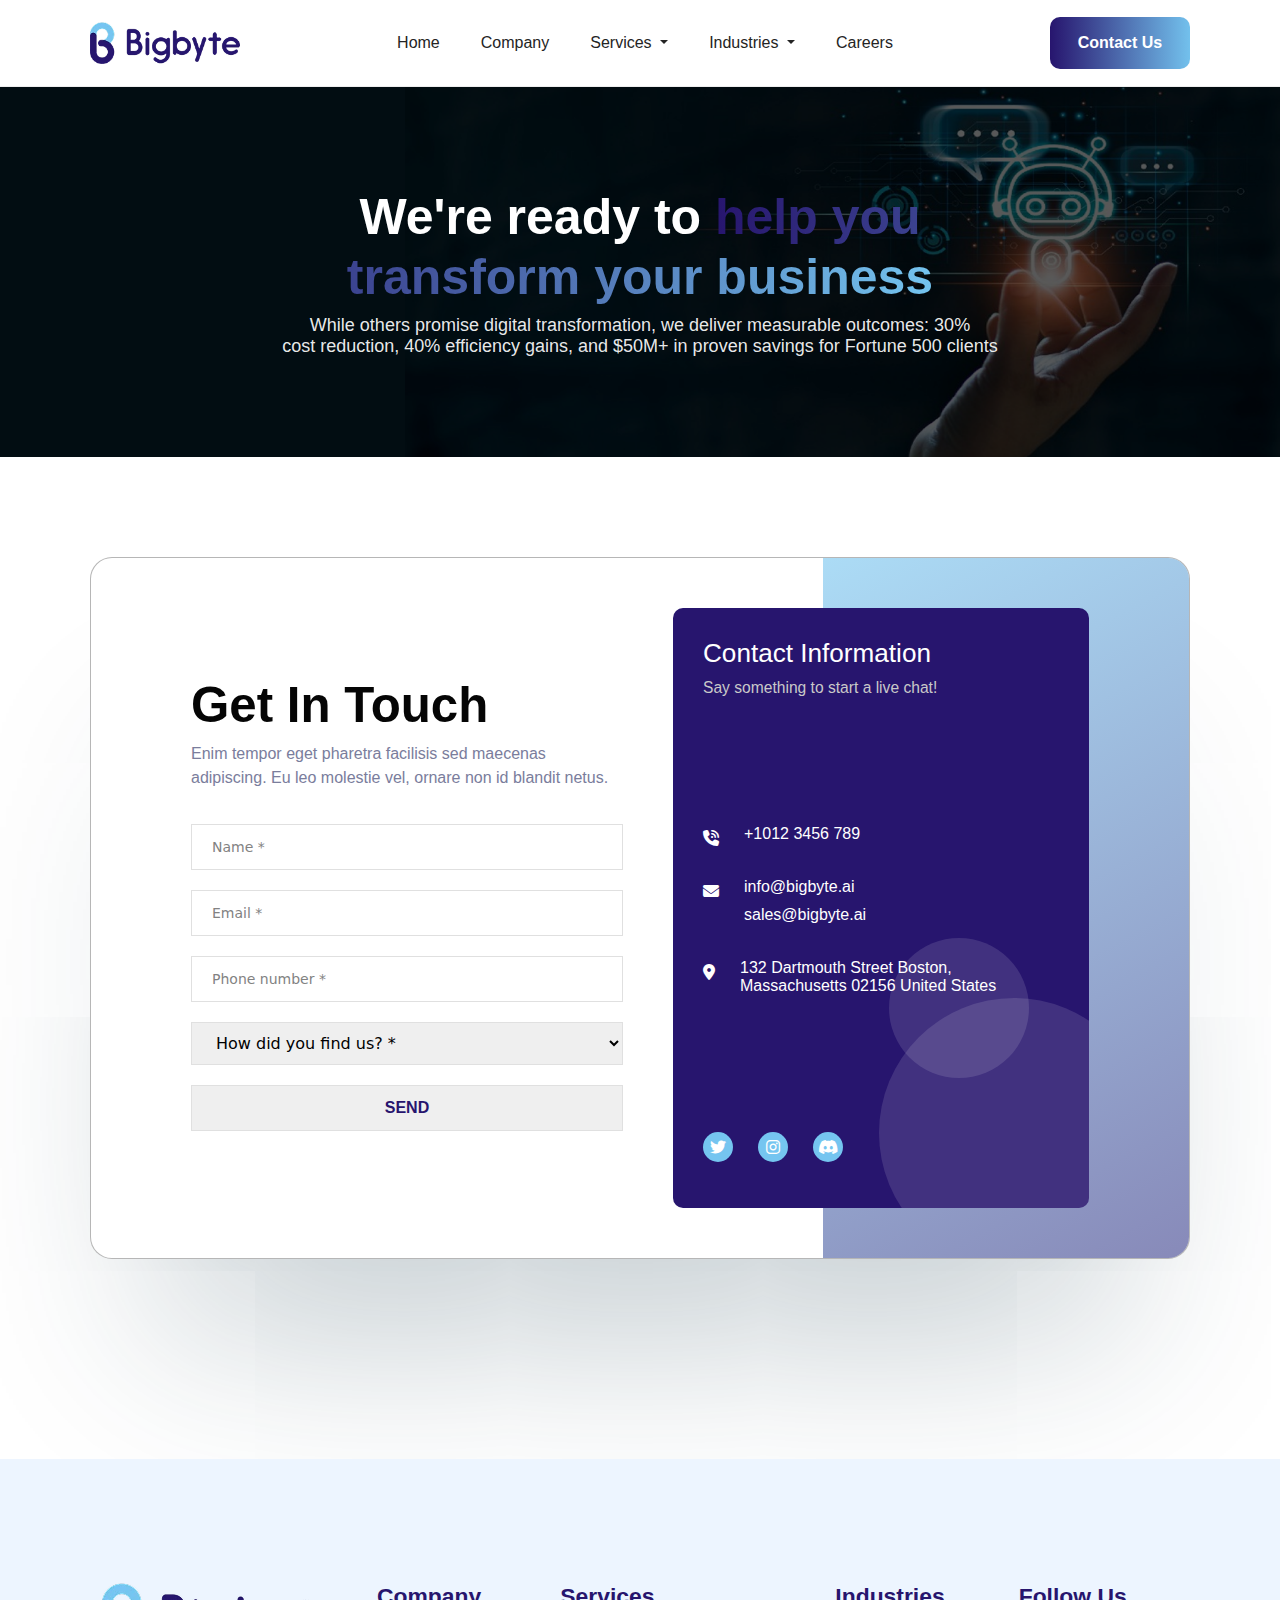
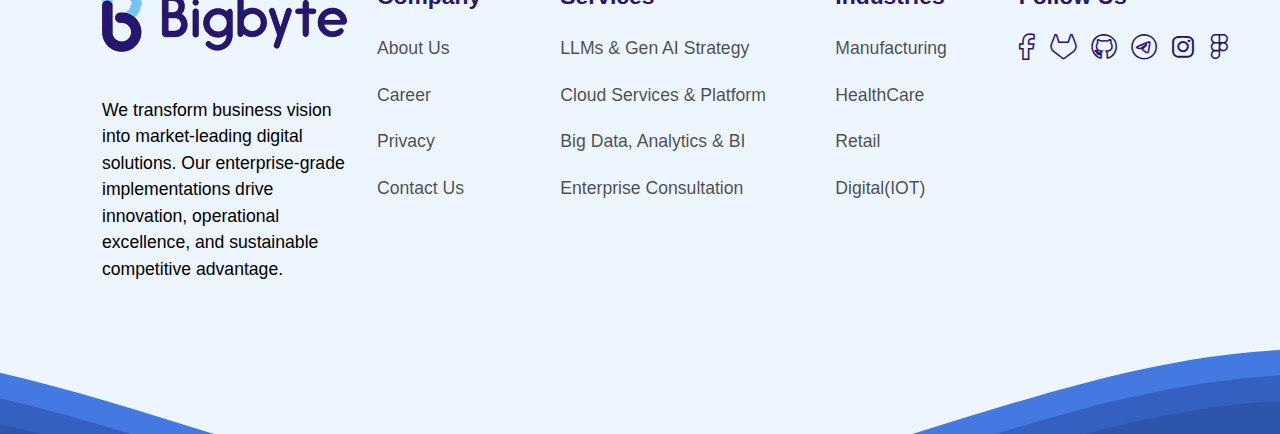
<file: contact.html>
<!DOCTYPE html>
<html lang="en">
  <head>
    <meta charset="UTF-8" />
    <meta name="viewport" content="width=device-width, initial-scale=1.0" />
    <title>Document</title>

    <!-- owl-carousel --------------------------------------------------------------------------------- -->
    <link
      rel="stylesheet"
      href="assets/css/owlcarousel-css/owl.carousel.min.css"
    />
    <link
      rel="stylesheet"
      href="assets/css/owlcarousel-css/owl.theme.default.min.css"
    />

    <!-- bootstrap ----------------------------------------------------------------------------------- -->
    <link rel="stylesheet" href="assets/css/bootstrap-css/bootstrap.min.css" />
    <link
      rel="stylesheet"
      href="assets/css/bootstrap-css/bootstrap-reboot.min.css"
    />

    <!-- font-awesome -------------------------------------------------------------------------------- -->
    <link
      rel="stylesheet"
      href="assets/css/fontawesome/css/fontawesome.min.css"
    />
    <link rel="stylesheet" href="assets/css/fontawesome/css/brands.min.css" />
    <link rel="stylesheet" href="assets/css/fontawesome/css/solid.min.css" />

    <!-- custom css --------------------------------------------------------------------------------- -->
    <link rel="stylesheet" href="assets/css/custom-css/style.css" />
    <link rel="stylesheet" href="assets/css/custom-css/contact.css" />

    <!-- mediaquery --------------------------------------------------------------------------------- -->
    <link rel="stylesheet" href="assets/css/custom-css/mediaquery.css" />
  </head>
  <body>
    <!-- header -------------------------------------------------------------------------------- -->

    <header class="container-fluid" id="header">
      <div
        class="container-ctm d-flex justify-content-between align-items-center"
      >
        <div class="logo navbar-brand">
          <a href="index.html">
            <img src="assets/image/logo.webp" alt="Bigbyte Logo" />
          </a>
        </div>

        <!-- menu --------------------------------------------------------------- -->

        <nav class="navbar navbar-expand-lg">
          <div class="">
            <div class="collapse navbar-collapse" id="navbarTogglerDemo02">
              <ul class="navbar-nav me-auto mb-2 mb-lg-0">
                <li class="nav-item">
                  <a
                    class="nav-link active"
                    aria-current="page"
                    href="index.html"
                    >Home</a
                  >
                </li>
                <li class="nav-item">
                  <a class="nav-link" href="about.html">Company</a>
                </li>
                <li class="nav-item dropdown">
                  <a
                    class="nav-link dropdown-toggle"
                    href="#"
                    role="button"
                    data-bs-toggle="dropdown"
                    aria-expanded="false"
                  >
                    Services
                  </a>
                  <ul class="dropdown-menu">
                    <li>
                      <a class="dropdown-item" href="llm-gen-ai.html"
                        >LLMs & Gen AI Strategy</a
                      >
                    </li>
                    <li>
                      <a class="dropdown-item" href="cloud-service.html"
                        >Cloud Services & Platform</a
                      >
                    </li>
                    <li>
                      <a class="dropdown-item" href="big-data.html"
                        >Big Data, Analytics & BI</a
                      >
                    </li>
                    <li>
                      <a class="dropdown-item" href="enterprise.html"
                        >Enterprise Consultation</a
                      >
                    </li>
                  </ul>
                </li>

                <li class="nav-item dropdown">
                  <a
                    class="nav-link dropdown-toggle"
                    href="#"
                    role="button"
                    data-bs-toggle="dropdown"
                    aria-expanded="false"
                  >
                    Industries
                  </a>
                  <ul class="dropdown-menu">
                    <li>
                      <a class="dropdown-item" href="manufacturing.html"
                        >Manufacturing
                      </a>
                    </li>
                    <li>
                      <a class="dropdown-item" href="healthcare.html"
                        >HealthCare
                      </a>
                    </li>
                    <li>
                      <a class="dropdown-item" href="retail.html">Retail</a>
                    </li>
                    <li>
                      <a class="dropdown-item" href="digital.html"
                        >Digital(IOT)</a
                      >
                    </li>
                  </ul>
                </li>
                <li class="nav-item">
                  <a class="nav-link" href="career.html">Careers</a>
                </li>
                <!-- <li class="nav-item">
                  <a class="nav-link" href="contact.html">Contact Us</a>
                </li> -->
              </ul>
            </div>
          </div>
        </nav>

        <!-- Mobile menu toogle ------------------------------------------------- -->
        <button
          class="mobile-menu-toggle"
          data-bs-toggle="offcanvas"
          href="#offcanvasExample"
          role="button"
          aria-controls="offcanvasExample"
        >
          <i class="fa-solid fa-bars"></i>
        </button>

        <!-- mobile menu overlay ------------------------------------------------- -->
        <div
          class="offcanvas offcanvas-start"
          tabindex="-1"
          id="offcanvasExample"
          aria-labelledby="offcanvasExampleLabel"
        >
          <div class="offcanvas-header">
            <!-- <h5 class="offcanvas-title" id="offcanvasExampleLabel">
              Offcanvas
            </h5> -->
            <button
              type="button"
              class="btn-close"
              data-bs-dismiss="offcanvas"
              aria-label="Close"
            ></button>
          </div>
          <div class="offcanvas-body">
            <nav
              class="navbar navbar-expand align-items-center justify-content-center"
            >
              <div class="">
                <div class="collapse navbar-collapse" id="navbarTogglerDemo02">
                  <ul
                    class="navbar-nav me-auto mb-2 mb-lg-0 d-flex flex-column align-items-center"
                  >
                    <li class="nav-item">
                      <a class="nav-link active" aria-current="page" href="#"
                        >Home</a
                      >
                    </li>
                    <li class="nav-item">
                      <a class="nav-link" href="#">Company</a>
                    </li>
                    <li class="nav-item dropdown">
                      <a
                        class="nav-link dropdown-toggle"
                        href="#"
                        role="button"
                        data-bs-toggle="dropdown"
                        aria-expanded="false"
                      >
                        Services
                      </a>
                      <ul class="dropdown-menu">
                        <li>
                          <a class="dropdown-item" href="llm-gen-ai.html"
                            >LLMs & Gen AI Strategy</a
                          >
                        </li>
                        <li>
                          <a class="dropdown-item" href="cloud-service.html"
                            >Cloud Services & Platform</a
                          >
                        </li>
                        <li>
                          <a class="dropdown-item" href="big-data.html"
                            >Big Data, Analytics & BI</a
                          >
                        </li>
                        <li>
                          <a class="dropdown-item" href="enterprise.html"
                            >Enterprise Consultation</a
                          >
                        </li>
                      </ul>
                    </li>
                    <li class="nav-item dropdown">
                      <a
                        class="nav-link dropdown-toggle"
                        href="#"
                        role="button"
                        data-bs-toggle="dropdown"
                        aria-expanded="false"
                      >
                        Industries
                      </a>
                      <ul class="dropdown-menu">
                        <li>
                          <a class="dropdown-item" href="manufacturing.html"
                            >Manufacturing
                          </a>
                        </li>
                        <li>
                          <a class="dropdown-item" href="healthcare.html"
                            >HealthCare
                          </a>
                        </li>
                        <li>
                          <a class="dropdown-item" href="retail.html">Retail</a>
                        </li>
                        <li>
                          <a class="dropdown-item" href="digital.html"
                            >Digital(IOT)</a
                          >
                        </li>
                      </ul>
                    </li>
                    <li class="nav-item">
                      <a class="nav-link" href="career.html">Careers</a>
                    </li>
                    <!-- <li class="nav-item">
                      <a class="nav-link" href="contact.html">Contact Us</a>
                    </li> -->
                  </ul>
                </div>
              </div>
            </nav>
          </div>
        </div>

        <!-- side button ---------------------------------------------------------------------- -->

        <div class="btn-ctm">
          <button onclick="window.location.href='contact.html'">
            Contact Us
          </button>
        </div>
      </div>
    </header>

    <!-- contact banner ------------------------------------------------------------------------------------ -->

    <section class="container-fluid" id="contact-banner">
      <div class="container-ctm row align-items-center">
        <div class="col-md-12 align-items-center banner-text">
          <h1 class="abt-hd1">
            We're ready to
            <span class="spl-txt"
              >help you<br />
              transform your business</span
            >
          </h1>
          <span class="bnr-decoration"></span>
          <p class="bnr-p-txt">
            While others promise digital transformation, we deliver measurable
            outcomes: 30% <br />cost reduction, 40% efficiency gains, and $50M+
            in proven savings for Fortune 500 clients
          </p>
        </div>
      </div>
    </section>

    <!-- contact section ----------------------------------------------------------- -->

    <section class="container-fluid" id="contact-sec">
      <div class="container-ctm">
        <div class="row">
          <div class="col-md-8 left d-flex align-items-center">
            <div class="form-wrap">
              <h2 class="hd2">Get in Touch</h2>
              <p class="mb-4">
                Enim tempor eget pharetra facilisis sed maecenas adipiscing. Eu
                leo molestie vel, ornare non id blandit netus.
              </p>
              <form action="" method="post" id="f-form">
                <input
                  type="text"
                  name="fname"
                  id="fname"
                  placeholder="Name *"
                  required
                />
                <input
                  type="email"
                  name="femail"
                  id="femail"
                  placeholder="Email *"
                  reqired
                />
                <input
                  type="tel"
                  name="fphone"
                  id="fphone"
                  placeholder="Phone number *"
                  required
                />
                <select id="ffind-us" name="ffind-us" required>
                  <option value="" disabled selected>
                    How did you find us? *
                  </option>
                  <option value="volvo">Volvo</option>
                  <option value="saab">Saab</option>
                  <option value="fiat">Fiat</option>
                  <option value="audi">Audi</option>
                </select>
                <input type="submit" value="Send" id="f-submit" />
              </form>
            </div>
          </div>
          <div class="col-md-4 right">
            <div class="contact-inner-wrap">
              <div class="top">
                <p>Contact Information</p>
                <p>Say something to start a live chat!</p>
              </div>
              <div class="middle">
                <div class="d-flex">
                  <i class="fa-solid fa-phone-volume"></i>
                  <div>
                    <a href="tel:++1012 3456 789">+1012 3456 789</a>
                  </div>
                </div>
                <div class="d-flex">
                  <i class="fa-solid fa-envelope"></i>
                  <div>
                    <a href="mailto:info@bigbyte.ai">info@bigbyte.ai</a>
                    <a href="mailto:sales@bigbyte.ai">sales@bigbyte.ai</a>
                  </div>
                </div>
                <div class="d-flex">
                  <i class="fa-solid fa-location-dot"></i>
                  <div>
                    <a href=""
                      >132 Dartmouth Street Boston,<br />Massachusetts 02156
                      United States</a
                    >
                  </div>
                </div>
              </div>
              <div class="bottom">
                <ul class="d-flex">
                  <li>
                    <a href=""><i class="fa-brands fa-twitter"></i></a>
                  </li>
                  <li>
                    <a href=""><i class="fa-brands fa-instagram"></i></a>
                  </li>
                  <li>
                    <a href=""><i class="fa-brands fa-discord"></i></a>
                  </li>
                </ul>
              </div>
              <div class="deco1"></div>
              <div class="deco2"></div>
            </div>
          </div>
        </div>
      </div>
    </section>

    <!-- footer -------------------------------------------------------------------------------------- -->
    <footer class="containerfluid" id="footer">
      <div class="container-ctm row g-4">
        <div class="footer-col-1 col-xl-3 col-md-6 col-12">
          <a href="index.html">
            <img src="assets/image/logo.webp" alt="" srcset=""
          /></a>
          <p>
            We transform business vision into market-leading digital solutions.
            Our enterprise-grade implementations drive innovation, operational
            excellence, and sustainable competitive advantage.
          </p>
        </div>
        <div class="footer-col-2 col-xl-2 col-md-4 col-6">
          <h5 class="hd5">Company</h5>
          <ul>
            <li><a href="about.html">About Us</a></li>
            <li><a href="career.html">Career</a></li>
            <li><a href="#">Privacy</a></li>
            <li><a href="contact.html">Contact Us</a></li>
          </ul>
        </div>
        <div class="footer-col-3 col-xl-3 col-md-5 col-12">
          <h5 class="hd5">Services</h5>
          <ul>
            <li><a href="llm-gen-ai.html">LLMs & Gen AI Strategy</a></li>
            <li><a href="cloud-service.html">Cloud Services & Platform</a></li>
            <li><a href="big-data.html">Big Data, Analytics & BI</a></li>
            <li><a href="enterprise.html">Enterprise Consultation</a></li>
          </ul>
        </div>
        <div class="footer-col-4 col-xl-2 col-md-3 col-6">
          <h5 class="hd5">Industries</h5>
          <ul>
            <li><a href="manufacturing.html">Manufacturing </a></li>
            <li><a href="healthcare.html">HealthCare</a></li>
            <li><a href="retail.html">Retail</a></li>
            <li><a href="digital.html">Digital(IOT)</a></li>
          </ul>
        </div>
        <div class="footer-col-5 col-xl-2 col-md-6">
          <h5 class="hd5">Follow Us</h5>
          <ul class="d-flex align-items-center">
            <li class="me-3">
              <a href=""><i class="fa-brands fa-facebook-f"></i></a>
            </li>
            <li class="me-3">
              <a href=""><i class="fa-brands fa-gitlab"></i></a>
            </li>
            <li class="me-3">
              <a href=""><i class="fa-brands fa-github"></i></a>
            </li>
            <li class="me-3">
              <a href=""><i class="fa-brands fa-telegram"></i></a>
            </li>
            <li class="me-3">
              <a href=""><i class="fa-brands fa-instagram"></i></a>
            </li>
            <li>
              <a href=""><i class="fa-brands fa-figma"></i></a>
            </li>
          </ul>
        </div>
      </div>
      <div class="footer-bottom">
        <svg
          class="editorial"
          xmlns="http://www.w3.org/2000/svg"
          xmlns:xlink="http://www.w3.org/1999/xlink"
          viewBox="0 24 150 12"
          preserveAspectRatio="none"
        >
          <defs>
            <path
              id="gentle-wave"
              d="M-160 44c30 0 
    58-18 88-18s
    58 18 88 18 
    58-18 88-18 
    58 18 88 18
    58 18 88 18
    v44h-352z"
            />
          </defs>
          <g class="parallax">
            <use xlink:href="#gentle-wave" x="50" y="0" fill="#4579e2" />
            <use xlink:href="#gentle-wave" x="50" y="3" fill="#3461c1" />
            <use xlink:href="#gentle-wave" x="50" y="6" fill="#2d55aa" />
          </g>
        </svg>
      </div>
    </footer>

    <!-- javascript --------------------------------------------------------------------------------- -->

    <!-- jquery ------------------------------------------------------------------------------------- -->
    <script src="assets/js/jquery-js/jquery-3.7.1.min.js"></script>

    <!-- counter js ---------------------------------------------------- -->
    <script src="assets/js/counter-js/jquery.countup.min.js"></script>
    <script src="assets/js/counter-js/jquery.waypoints.min.js"></script>

    <!-- bootstrap ----------------------------------------------------------------------------------- -->
    <script src="assets/js/bootstrap-js/bootstrap.bundle.min.js"></script>

    <!-- owl-carousel --------------------------------------------------------------------------------- -->
    <script src="assets/js/owlcarousel-js/owl.carousel.min.js"></script>

    <!-- custom js------------------------------------------------------------------------------------ -->
    <script src="assets/js/custom-js/script.js"></script>
  </body>
</html>
</file>
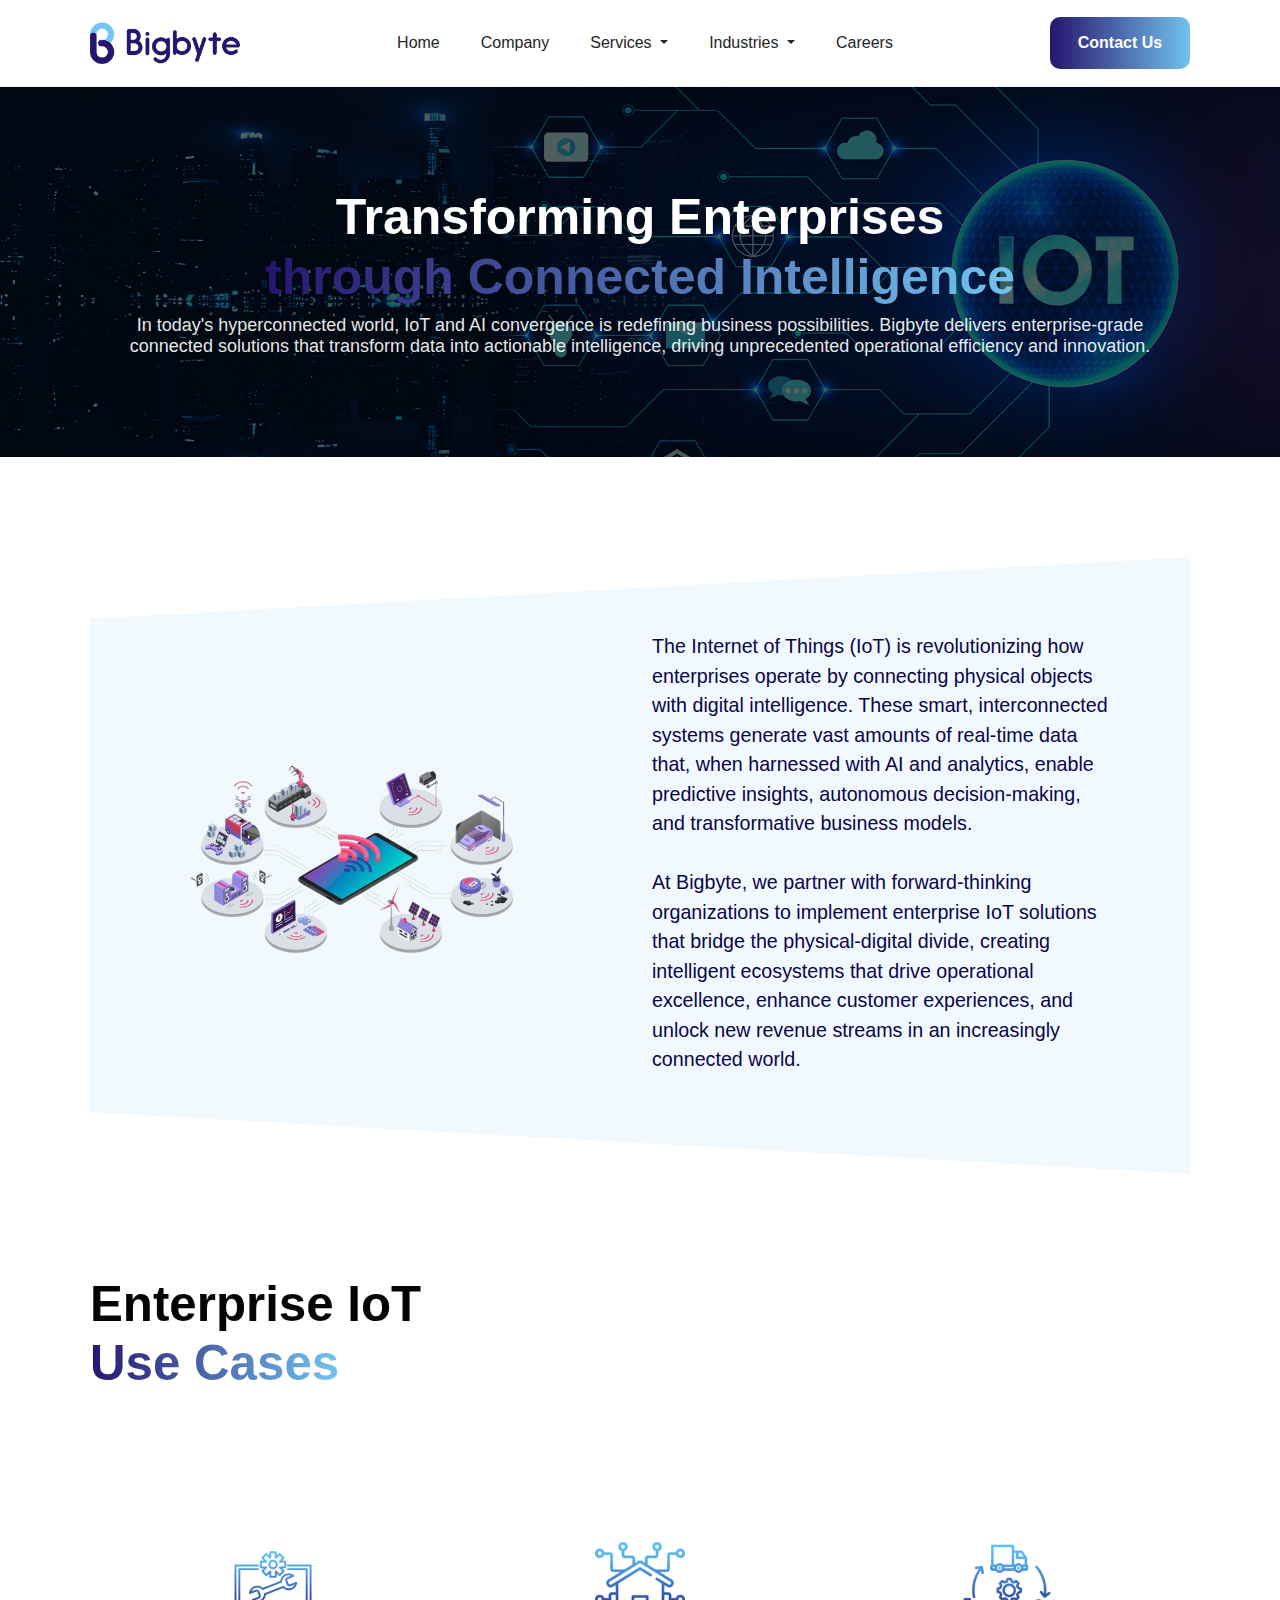
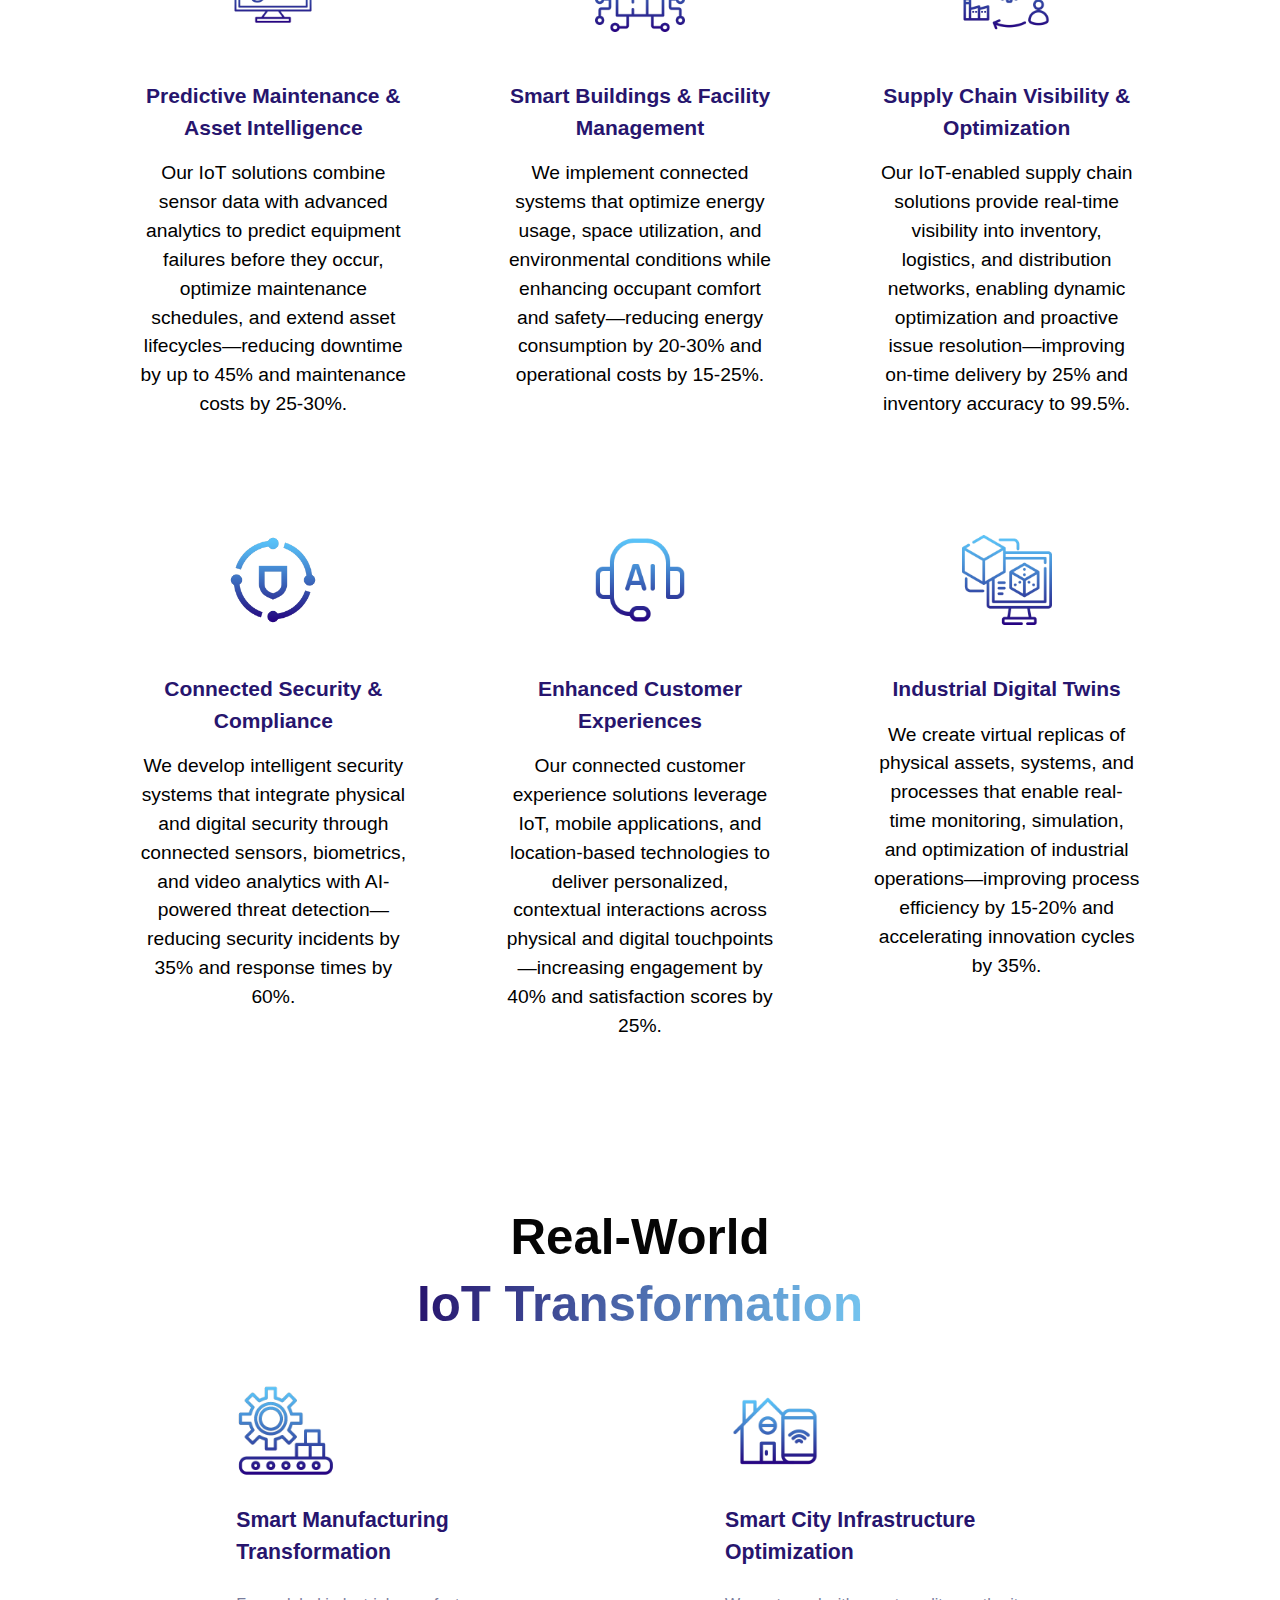
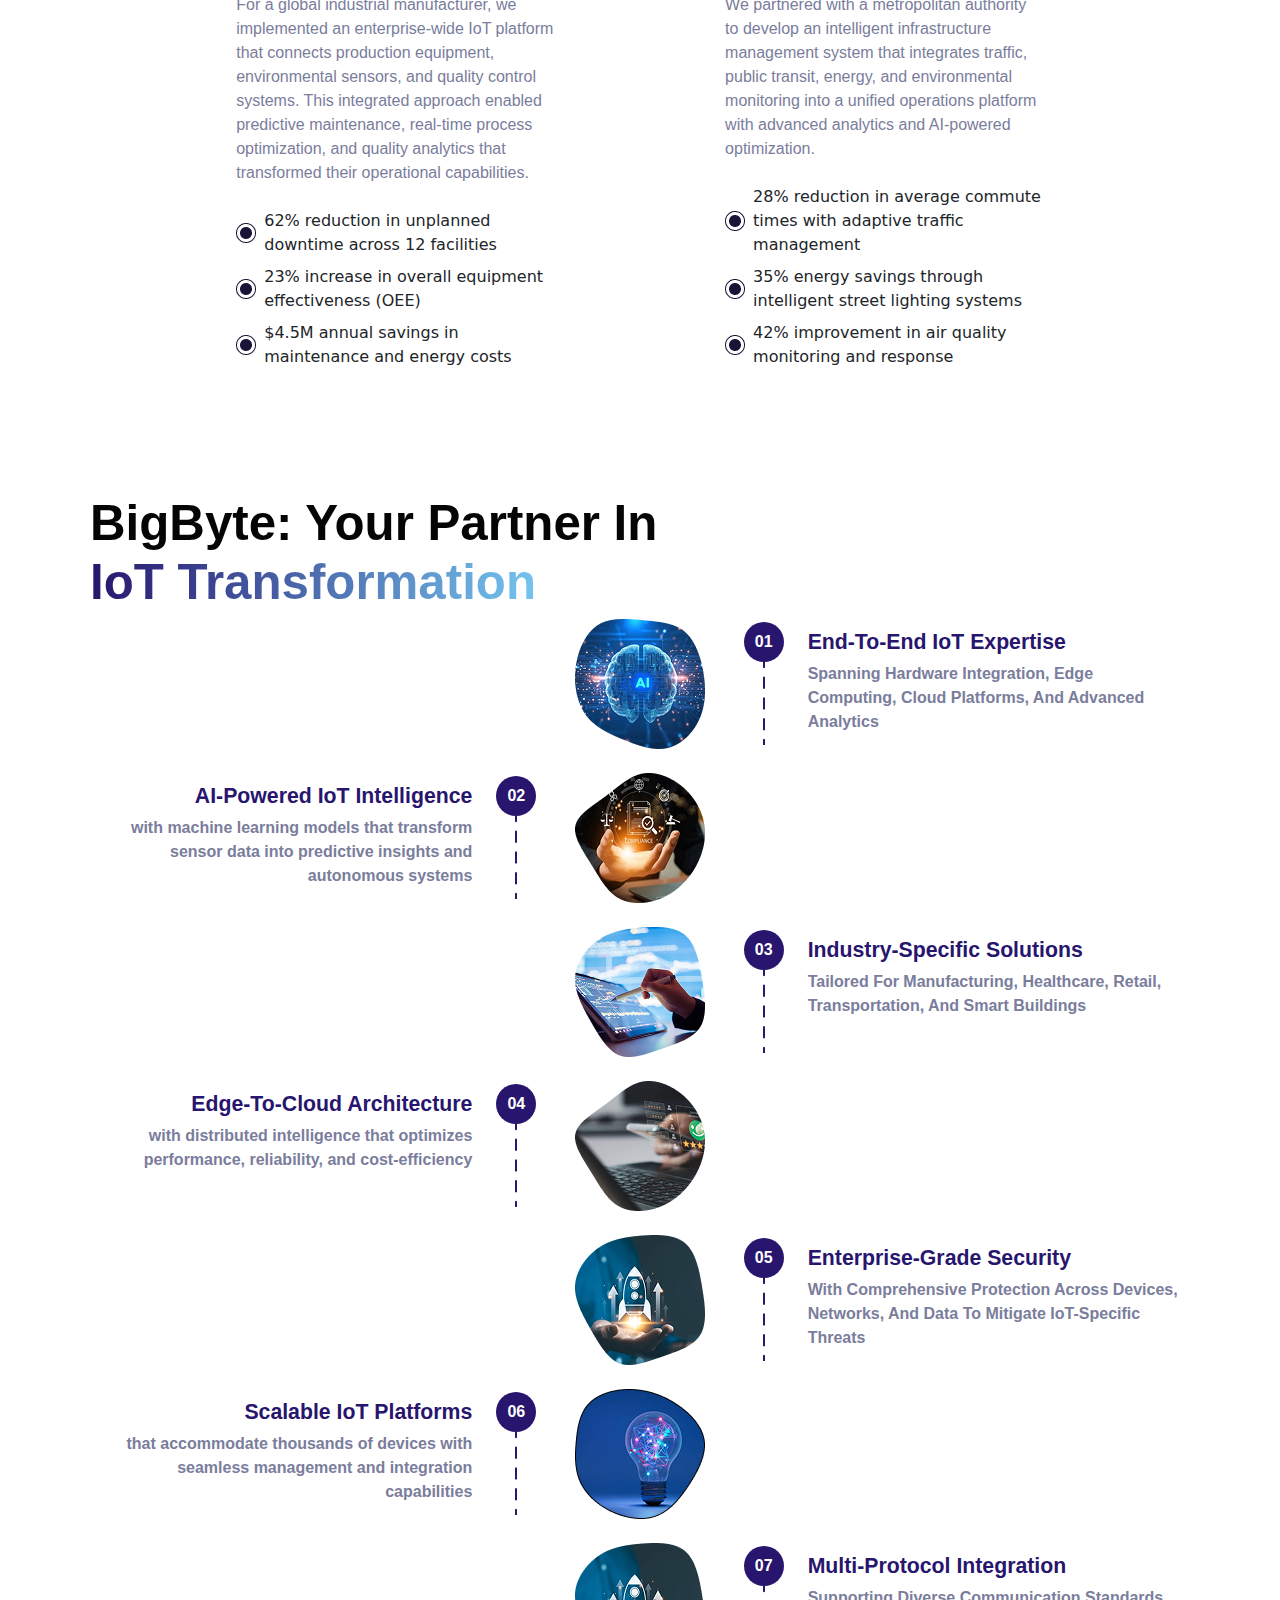
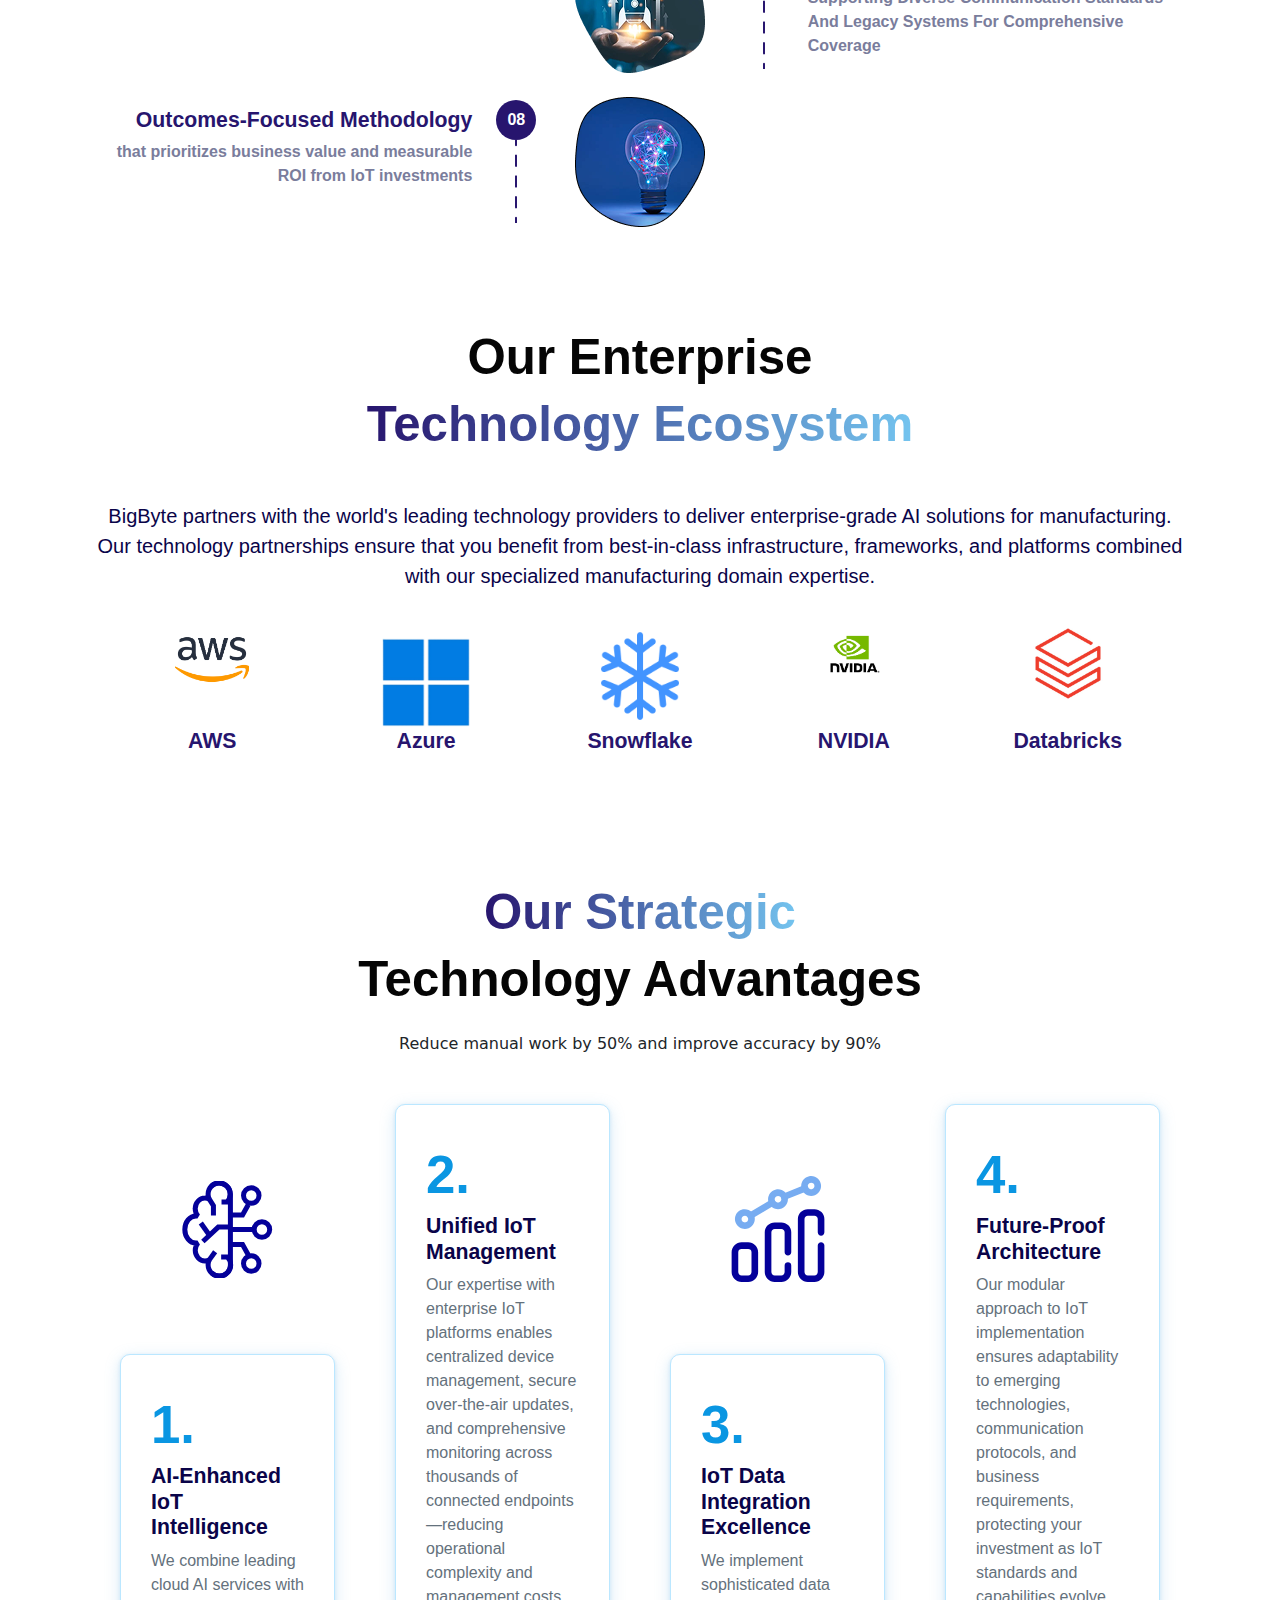
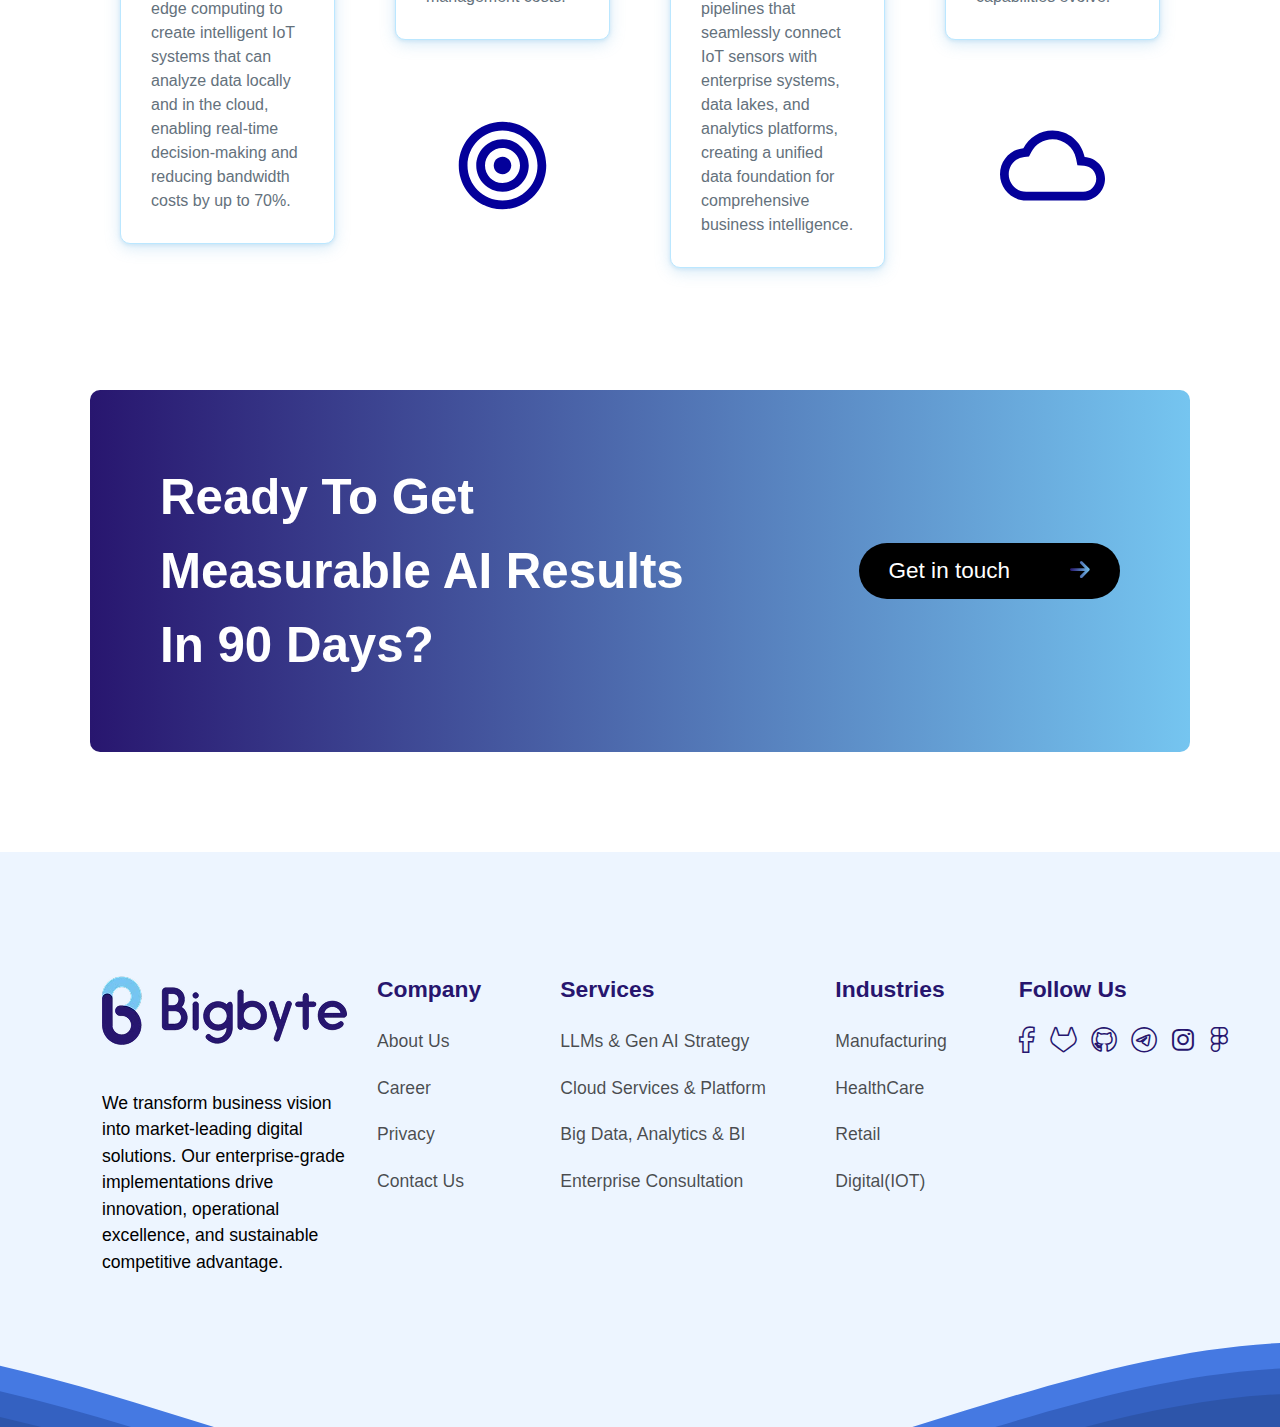
<file: digital.html>
<!DOCTYPE html>
<html lang="en">
  <head>
    <meta charset="UTF-8" />
    <meta name="viewport" content="width=device-width, initial-scale=1.0" />
    <title>Document</title>

    <!-- owl-carousel --------------------------------------------------------------------------------- -->
    <link
      rel="stylesheet"
      href="assets/css/owlcarousel-css/owl.carousel.min.css"
    />
    <link
      rel="stylesheet"
      href="assets/css/owlcarousel-css/owl.theme.default.min.css"
    />

    <!-- bootstrap ----------------------------------------------------------------------------------- -->
    <link rel="stylesheet" href="assets/css/bootstrap-css/bootstrap.min.css" />
    <link
      rel="stylesheet"
      href="assets/css/bootstrap-css/bootstrap-reboot.min.css"
    />

    <!-- font-awesome -------------------------------------------------------------------------------- -->
    <link
      rel="stylesheet"
      href="assets/css/fontawesome/css/fontawesome.min.css"
    />
    <link rel="stylesheet" href="assets/css/fontawesome/css/brands.min.css" />
    <link rel="stylesheet" href="assets/css/fontawesome/css/solid.min.css" />

    <!-- custom css --------------------------------------------------------------------------------- -->
    <link rel="stylesheet" href="assets/css/custom-css/style.css" />
    <link rel="stylesheet" href="assets/css/custom-css/manufacturing.css" />
    <link rel="stylesheet" href="assets/css/custom-css/digital.css" />

    <!-- mediaquery --------------------------------------------------------------------------------- -->
    <link rel="stylesheet" href="assets/css/custom-css/mediaquery.css" />
  </head>
  <body>
    <!-- header -------------------------------------------------------------------------------- -->

    <header class="container-fluid" id="header">
      <div
        class="container-ctm d-flex justify-content-between align-items-center"
      >
        <div class="logo navbar-brand">
          <a href="index.html">
            <img src="assets/image/logo.webp" alt="Bigbyte Logo" />
          </a>
        </div>

        <!-- menu --------------------------------------------------------------- -->

       <nav class="navbar navbar-expand-lg">
          <div class="">
            <div class="collapse navbar-collapse" id="navbarTogglerDemo02">
              <ul class="navbar-nav me-auto mb-2 mb-lg-0">
                <li class="nav-item">
                  <a
                    class="nav-link active"
                    aria-current="page"
                    href="index.html"
                    >Home</a
                  >
                </li>
                <li class="nav-item">
                  <a class="nav-link" href="about.html">Company</a>
                </li>
                <li class="nav-item dropdown">
                  <a
                    class="nav-link dropdown-toggle"
                    href="#"
                    role="button"
                    data-bs-toggle="dropdown"
                    aria-expanded="false"
                  >
                    Services
                  </a>
                  <ul class="dropdown-menu">
                    <li>
                      <a class="dropdown-item" href="llm-gen-ai.html"
                        >LLMs & Gen AI Strategy</a
                      >
                    </li>
                    <li>
                      <a class="dropdown-item" href="cloud-service.html"
                        >Cloud Services & Platform</a
                      >
                    </li>
                    <li>
                      <a class="dropdown-item" href="big-data.html"
                        >Big Data, Analytics & BI</a
                      >
                    </li>
                    <li>
                      <a class="dropdown-item" href="enterprise.html"
                        >Enterprise Consultation</a
                      >
                    </li>
                  </ul>
                </li>

                <li class="nav-item dropdown">
                  <a
                    class="nav-link dropdown-toggle"
                    href="#"
                    role="button"
                    data-bs-toggle="dropdown"
                    aria-expanded="false"
                  >
                    Industries
                  </a>
                  <ul class="dropdown-menu">
                    <li>
                      <a class="dropdown-item" href="manufacturing.html">Manufacturing </a>
                    </li>
                    <li>
                      <a class="dropdown-item" href="healthcare.html">HealthCare </a>
                    </li>
                    <li>
                      <a class="dropdown-item" href="retail.html">Retail</a>
                    </li>
                    <li>
                      <a class="dropdown-item" href="digital.html">Digital(IOT)</a>
                    </li>
                  </ul>
                </li>
                <li class="nav-item">
                  <a class="nav-link" href="career.html">Careers</a>
                </li>
                <!-- <li class="nav-item">
                  <a class="nav-link" href="contact.html">Contact Us</a>
                </li> -->
              </ul>
            </div>
          </div>
        </nav>

        <!-- Mobile menu toogle ------------------------------------------------- -->
        <button
          class="mobile-menu-toggle"
          data-bs-toggle="offcanvas"
          href="#offcanvasExample"
          role="button"
          aria-controls="offcanvasExample"
        >
          <i class="fa-solid fa-bars"></i>
        </button>

        <!-- mobile menu overlay ------------------------------------------------- -->
        <div
          class="offcanvas offcanvas-start"
          tabindex="-1"
          id="offcanvasExample"
          aria-labelledby="offcanvasExampleLabel"
        >
          <div class="offcanvas-header">
            <!-- <h5 class="offcanvas-title" id="offcanvasExampleLabel">
              Offcanvas
            </h5> -->
            <button
              type="button"
              class="btn-close"
              data-bs-dismiss="offcanvas"
              aria-label="Close"
            ></button>
          </div>
          <div class="offcanvas-body">
            <nav
              class="navbar navbar-expand align-items-center justify-content-center"
            >
              <div class="">
                <div class="collapse navbar-collapse" id="navbarTogglerDemo02">
                  <ul
                    class="navbar-nav me-auto mb-2 mb-lg-0 d-flex flex-column align-items-center"
                  >
                    <li class="nav-item">
                      <a class="nav-link active" aria-current="page" href="index.html"
                        >Home</a
                      >
                    </li>
                    <li class="nav-item">
                      <a class="nav-link" href="about.html">Company</a>
                    </li>
                    <li class="nav-item dropdown">
                      <a
                        class="nav-link dropdown-toggle"
                        href="#"
                        role="button"
                        data-bs-toggle="dropdown"
                        aria-expanded="false"
                      >
                        Services
                      </a>
                      <ul class="dropdown-menu">
                        <li>
                          <a class="dropdown-item" href="llm-gen-ai.html"
                            >LLMs & Gen AI Strategy</a
                          >
                        </li>
                        <li>
                          <a class="dropdown-item" href="cloud-service.html"
                            >Cloud Services & Platform</a
                          >
                        </li>
                        <li>
                          <a class="dropdown-item" href="big-data.html"
                            >Big Data, Analytics & BI</a
                          >
                        </li>
                        <li>
                          <a class="dropdown-item" href="enterprise.html"
                            >Enterprise Consultation</a
                          >
                        </li>
                      </ul>
                    </li>
                    <li class="nav-item dropdown">
                      <a
                        class="nav-link dropdown-toggle"
                        href="#"
                        role="button"
                        data-bs-toggle="dropdown"
                        aria-expanded="false"
                      >
                        Industries
                      </a>
                      <ul class="dropdown-menu">
                        <li>
                          <a class="dropdown-item" href="manufacturing.html">Manufacturing </a>
                        </li>
                        <li>
                          <a class="dropdown-item" href="healthcare.html">HealthCare </a>
                        </li>
                        <li>
                          <a class="dropdown-item" href="retail.html">Retail</a>
                        </li>
                        <li>
                          <a class="dropdown-item" href="digital.html">Digital(IOT)</a>
                        </li>
                      </ul>
                    </li>
                    <li class="nav-item">
                      <a class="nav-link" href="career.html">Careers</a>
                    </li>
                    <li class="nav-item">
                      <a class="nav-link" href="contact.html">Contact Us</a>
                    </li>
                  </ul>
                </div>
              </div>
            </nav>
          </div>
        </div>
        <!-- side button ---------------------------------------------------------------------- -->

      <div class="btn-ctm">
  <button onclick="window.location.href='contact.html'">Contact Us</button>
</div>
      </div>
    </header>

    <!-- manufacturing banner ------------------------------------------------------------------------------------ -->

    <section class="container-fluid" id="llm-banner">
      <div class="container-ctm row align-items-center">
        <div class="col-md-12 align-items-center banner-text">
          <h1 class="abt-hd1">
            Transforming Enterprises   <br />
            <span class="spl-txt">
              through Connected
              Intelligence</span
            >
          </h1>
          <span class="bnr-decoration"></span>
          <p class="bnr-p-txt">
            In today's hyperconnected world, IoT and AI convergence is
            redefining business possibilities. Bigbyte delivers enterprise-grade
            connected solutions that transform data into actionable
            intelligence, driving unprecedented operational efficiency and
            innovation.
          </p>
        </div>
      </div>
    </section>

    <!-- manufacturing about section------------------------------------------------------------ -->

    <section class="container-fluid" id="about">
      <div class="container-ctm">
        <div class="row justify-content-between align-items-center gap-5">
          <div class="left col-lg-5">
            <img src="assets/image/iot-isometric-color-illustration-vector-removebg-preview.png" alt="" srcset="" />
          </div>
          <div class="right col-lg-6">
            <!-- <h3 class="hd3 mb-3">
              Transform Your Business with
              <span class="spl-txt">Enterprise AI Solutions</span>
            </h3> -->
            <p class="mb-4">
              The Internet of Things (IoT) is revolutionizing how enterprises
              operate by connecting physical objects with digital intelligence.
              These smart, interconnected systems generate vast amounts of
              real-time data that, when harnessed with AI and analytics, enable
              predictive insights, autonomous decision-making, and
              transformative business models. <br /><br />
              At Bigbyte, we partner with forward-thinking organizations to
              implement enterprise IoT solutions that bridge the
              physical-digital divide, creating intelligent ecosystems that
              drive operational excellence, enhance customer experiences, and
              unlock new revenue streams in an increasingly connected world.
            </p>
            <!-- <div>
              <a class="spl-btn" href="#">Transform Your Business</a>
            </div> -->
          </div>
        </div>
      </div>
    </section>

    <!-- llm portfolio section ------------------------------------------------------- -->
    <section class="container-fluid" id="llm-portfolio">
      <div class="container-ctm">
        <h2 class="hd2">
          Enterprise IoT <br /><span class="spl-txt">Use Cases </span>
        </h2>
        <div class="row bottom">
          <div class="col-md-6 col-xl-4 d-flex flex-column">
            <img
              src="assets/image/maintanance.png"
              alt=""
              srcset=""
            />
            <p class="hd4 mb-3 mt-5">
              Predictive Maintenance & Asset Intelligence
            </p>
            <p class="mb-3">
              Our IoT solutions combine sensor data with advanced analytics to
              predict equipment failures before they occur, optimize maintenance
              schedules, and extend asset lifecycles—reducing downtime by up to
              45% and maintenance costs by 25-30%.
            </p>
          </div>
          <div class="col-md-6 col-xl-4 d-flex flex-column">
            <img
              src="assets/image/smart-home.png"
              alt=""
              srcset=""
            />
            <p class="hd4 mb-3 mt-5">Smart Buildings & Facility Management</p>
            <p class="mb-3">
              We implement connected systems that optimize energy usage, space
              utilization, and environmental conditions while enhancing occupant
              comfort and safety—reducing energy consumption by 20-30% and
              operational costs by 15-25%.
            </p>
          </div>
          <div class="col-md-6 col-xl-4 d-flex flex-column">
            <img
              src="assets/image/supply-chain-management.png"
              alt=""
              srcset=""
            />
            <p class="hd4 mb-3 mt-5">Supply Chain Visibility & Optimization</p>
            <p class="mb-3">
              Our IoT-enabled supply chain solutions provide real-time
              visibility into inventory, logistics, and distribution networks,
              enabling dynamic optimization and proactive issue
              resolution—improving on-time delivery by 25% and inventory
              accuracy to 99.5%.
            </p>
          </div>
          <div class="col-md-6 col-xl-4 d-flex flex-column">
            <img
              src="assets/image/llm-crad-icon6.png"
              alt=""
              srcset=""
            />
            <p class="hd4 mb-3 mt-5">Connected Security & Compliance</p>
            <p class="mb-3">
              We develop intelligent security systems that integrate physical
              and digital security through connected sensors, biometrics, and
              video analytics with AI-powered threat detection—reducing security
              incidents by 35% and response times by 60%.
            </p>
          </div>
          <div class="col-md-6 col-xl-4 d-flex flex-column">
            <img
              src="assets/image/llm-crad-icon5.png"
              alt=""
              srcset=""
            />
            <p class="hd4 mb-3 mt-5">Enhanced Customer Experiences</p>
            <p class="mb-3">
              Our connected customer experience solutions leverage IoT, mobile
              applications, and location-based technologies to deliver
              personalized, contextual interactions across physical and digital
              touchpoints—increasing engagement by 40% and satisfaction scores
              by 25%.
            </p>
          </div>
          <div class="col-md-6 col-xl-4 d-flex flex-column">
            <img
              src="assets/image/digital-twin.png"
              alt=""
              srcset=""
            />
            <p class="hd4 mb-3 mt-5">Industrial Digital Twins</p>
            <p class="mb-3">
              We create virtual replicas of physical assets, systems, and
              processes that enable real-time monitoring, simulation, and
              optimization of industrial operations—improving process efficiency
              by 15-20% and accelerating innovation cycles by 35%.
            </p>
          </div>
        </div>
      </div>
    </section>

    <!-- llm success section ------------------------------------------------------------ -->

    <section class="container-fluid" id="llm-success">
      <div class="container-ctm">
        <h2 class="hd2 text-center">Real-World</h2>
        <h2 class="hd2 text-center mb-5">
          <span class="spl-txt"> IoT Transformation</span>
        </h2>
        <div class="row justify-content-evenly g-5">
          <div class="col-md-5 col-xl-4 d-flex flex-column success-card">
            <div class="success-img mb-4">
              <span class="success-icon"
                ><img src="assets/image/manufacture-icon1.png">
              </span>
            </div>
            <p class="hd4 mb-4 text-start">
              Smart Manufacturing Transformation
            </p>
            <p class="mb-4 text-start">
              For a global industrial manufacturer, we implemented an
              enterprise-wide IoT platform that connects production equipment,
              environmental sensors, and quality control systems. This
              integrated approach enabled predictive maintenance, real-time
              process optimization, and quality analytics that transformed their
              operational capabilities.
            </p>
            <ul>
              <li class="d-flex align-items-center gap-2 mb-2">
                <img src="assets/image/bullet2.png" alt="" srcset="" />62%
                reduction in unplanned downtime across 12 facilities
              </li>
              <li class="d-flex align-items-center gap-2 mb-2">
                <img src="assets/image/bullet2.png" alt="" srcset="" />23%
                increase in overall equipment effectiveness (OEE)
              </li>
              <li class="d-flex align-items-center gap-2 mb-2">
                <img src="assets/image/bullet2.png" alt="" srcset="" />$4.5M
                annual savings in maintenance and energy costs
              </li>
            </ul>
          </div>
          <div class="col-md-5 col-xl-4 d-flex flex-column success-card">
            <div class="success-img mb-4">
              <span class="success-icon"
                ><img src="assets/image/smart-city.png">
              </span>
            </div>
            <p class="hd4 mb-4 text-start">
              Smart City Infrastructure Optimization
            </p>
            <p class="mb-4 text-start">
              We partnered with a metropolitan authority to develop an
              intelligent infrastructure management system that integrates
              traffic, public transit, energy, and environmental monitoring into
              a unified operations platform with advanced analytics and
              AI-powered optimization.
            </p>
            <ul>
              <li class="d-flex align-items-center gap-2 mb-2">
                <img src="assets/image/bullet2.png" alt="" srcset="" />28%
                reduction in average commute times with adaptive traffic
                management
              </li>
              <li class="d-flex align-items-center gap-2 mb-2">
                <img src="assets/image/bullet2.png" alt="" srcset="" />35%
                energy savings through intelligent street lighting systems
              </li>
              <li class="d-flex align-items-center gap-2 mb-2">
                <img src="assets/image/bullet2.png" alt="" srcset="" />42%
                improvement in air quality monitoring and response
              </li>
            </ul>
          </div>
        </div>
      </div>
    </section>

    <!-- llm-impact section ---------------------------------------------------------------- -->

    <section class="container-fluid" id="llm-impact">
      <div class="container-ctm">
        <h2 class="hd2">
          BigByte: Your Partner in <br /><span class="spl-txt"
            >IoT Transformation
          </span>
        </h2>
        <div class="buttom-wrap">
          <div class="row align-items-center justify-content-center mb-4">
            <div class="col-lg-5"></div>
            <div class="col-lg-2 col-md-3 d-flex justify-content-center">
              <img src="assets/image/line-icon6.png" alt="" srcset="" />
            </div>
            <div class="col-lg-5 col-md-9 content">
              <div class="d-flex align-items-center">
                <div class="num me-4">
                  <p>01</p>
                </div>
                <p class="hd4">End-to-End IoT Expertise</p>
              </div>
              <div class="d-flex">
                <div class="num-txt me-4">
                  <img src="assets/image/line.png" alt="" srcset="" />
                </div>
                <p class="hd4">
                  spanning hardware integration, edge computing, cloud
                  platforms, and advanced analytics
                </p>
              </div>
            </div>
          </div>
          <div
            class="row align-items-center justify-content-center flex-row-reverse mb-4"
          >
            <div class="col-lg-5"></div>
            <div class="col-lg-2 col-md-3 d-flex justify-content-center">
              <img src="assets/image/line-icon15.png" alt="" srcset="" />
            </div>
            <div class="col-lg-5 col-md-9 content">
              <div class="d-flex align-items-center flex-row-reverse">
                <div class="num ms-4">
                  <p>02</p>
                </div>
                <p class="hd4">AI-Powered IoT Intelligence</p>
              </div>
              <div class="d-flex flex-row-reverse">
                <div class="num-txt ms-4">
                  <img src="assets/image/line.png" alt="" srcset="" />
                </div>
                <p class="text-end">
                  with machine learning models that transform sensor data into
                  predictive insights and autonomous systems
                </p>
              </div>
            </div>
          </div>
          <div class="row align-items-center justify-content-center mb-4">
            <div class="col-lg-5"></div>
            <div class="col-lg-2 col-md-3 d-flex justify-content-center">
              <img src="assets/image/line-icon4.png" alt="" srcset="" />
            </div>
            <div class="col-lg-5 col-md-9 content">
              <div class="d-flex align-items-center">
                <div class="num me-4">
                  <p>03</p>
                </div>
                <p class="hd4">Industry-Specific Solutions</p>
              </div>
              <div class="d-flex">
                <div class="num-txt me-4">
                  <img src="assets/image/line.png" alt="" srcset="" />
                </div>
                <p class="hd4">
                  tailored for manufacturing, healthcare, retail,
                  transportation, and smart buildings
                </p>
              </div>
            </div>
          </div>
          <div
            class="row align-items-center justify-content-center flex-row-reverse mb-4"
          >
            <div class="col-lg-5"></div>
            <div class="col-lg-2 col-md-3 d-flex justify-content-center">
              <img src="assets/image/line-icon3.png" alt="" srcset="" />
            </div>
            <div class="col-lg-5 col-md-9 content">
              <div class="d-flex align-items-center flex-row-reverse">
                <div class="num ms-4">
                  <p>04</p>
                </div>
                <p class="hd4">Edge-to-Cloud Architecture</p>
              </div>
              <div class="d-flex flex-row-reverse">
                <div class="num-txt ms-4">
                  <img src="assets/image/line.png" alt="" srcset="" />
                </div>
                <p class="text-end">
                  with distributed intelligence that optimizes performance,
                  reliability, and cost-efficiency
                </p>
              </div>
            </div>
          </div>
          <div class="row align-items-center justify-content-center mb-4">
            <div class="col-lg-5"></div>
            <div class="col-lg-2 col-md-3 d-flex justify-content-center">
              <img src="assets/image/line-icon2.png" alt="" srcset="" />
            </div>
            <div class="col-lg-5 col-md-9 content">
              <div class="d-flex align-items-center">
                <div class="num me-4">
                  <p>05</p>
                </div>
                <p class="hd4">Enterprise-Grade Security</p>
              </div>
              <div class="d-flex">
                <div class="num-txt me-4">
                  <img src="assets/image/line.png" alt="" srcset="" />
                </div>
                <p class="hd4">
                  with comprehensive protection across devices, networks, and
                  data to mitigate IoT-specific threats
                </p>
              </div>
            </div>
          </div>
          <div
            class="row align-items-center justify-content-center flex-row-reverse mb-4"
          >
            <div class="col-lg-5"></div>
            <div class="col-lg-2 col-md-3 d-flex justify-content-center">
              <img src="assets/image/line-icon1.png" alt="" srcset="" />
            </div>
            <div class="col-lg-5 col-md-9 content">
              <div class="d-flex align-items-center flex-row-reverse">
                <div class="num ms-4">
                  <p>06</p>
                </div>
                <p class="hd4">Scalable IoT Platforms</p>
              </div>
              <div class="d-flex flex-row-reverse">
                <div class="num-txt ms-4">
                  <img src="assets/image/line.png" alt="" srcset="" />
                </div>
                <p class="text-end">
                  that accommodate thousands of devices with seamless management
                  and integration capabilities
                </p>
              </div>
            </div>
          </div>
          <div class="row align-items-center justify-content-center mb-4">
            <div class="col-lg-5"></div>
            <div class="col-lg-2 col-md-3 d-flex justify-content-center">
              <img src="assets/image/line-icon2.png" alt="" srcset="" />
            </div>
            <div class="col-lg-5 col-md-9 content">
              <div class="d-flex align-items-center">
                <div class="num me-4">
                  <p>07</p>
                </div>
                <p class="hd4">Multi-Protocol Integration</p>
              </div>
              <div class="d-flex">
                <div class="num-txt me-4">
                  <img src="assets/image/line.png" alt="" srcset="" />
                </div>
                <p class="hd4">
                  supporting diverse communication standards and legacy systems
                  for comprehensive coverage
                </p>
              </div>
            </div>
          </div>
          <div
            class="row align-items-center justify-content-center flex-row-reverse mb-4"
          >
            <div class="col-lg-5"></div>
            <div class="col-lg-2 col-md-3 d-flex justify-content-center">
              <img src="assets/image/line-icon1.png" alt="" srcset="" />
            </div>
            <div class="col-lg-5 col-md-9 content">
              <div class="d-flex align-items-center flex-row-reverse">
                <div class="num ms-4">
                  <p>08</p>
                </div>
                <p class="hd4">Outcomes-Focused Methodology</p>
              </div>
              <div class="d-flex flex-row-reverse">
                <div class="num-txt ms-4">
                  <img src="assets/image/line.png" alt="" srcset="" />
                </div>
                <p class="text-end">
                  that prioritizes business value and measurable ROI from IoT
                  investments
                </p>
              </div>
            </div>
          </div>
        </div>
      </div>
    </section>

    <!-- llm success section ------------------------------------------------------------ -->

 <!-- llm success section ------------------------------------------------------------ -->

    <section class="container-fluid" id="llm-success">
      <div class="container-ctm">
        <h2 class="hd2 text-center">Our Enterprise</h2>
        <h2 class="hd2 text-center mb-5">
          <span class="spl-txt"> Technology Ecosystem</span>
        </h2>
        <p class="sub-txt">
          BigByte partners with the world's leading technology providers to deliver enterprise-grade AI solutions for manufacturing. Our technology partnerships ensure that you benefit from best-in-class infrastructure, frameworks, and platforms combined with our specialized manufacturing domain expertise.
        </p>
        <div class="row justify-content-evenly g-5">
          <div
            class="col-md-5 col-xl-2 d-flex flex-column align-items-center success-card"
          >
            <div class="success-img">
              <span class="success-icon"
                ><img src="assets/image/aws-logo.jpg">
              </span>
            </div>
            <p class="hd4 mb-4">AWS</p>
          </div>
          <div
            class="col-md-5 col-xl-2 d-flex flex-column align-items-center success-card"
          >
            <div class="success-img">
              <span class="success-icon"
                ><img src="assets/image/ms-logo.png">
              </span>
            </div>
            <p class="hd4 mb-4">Azure</p>
          </div>
          <div
            class="col-md-5 col-xl-2 d-flex flex-column align-items-center success-card"
          >
            <div class="success-img">
              <span class="success-icon"
                ><img src="assets/image/snowflake.png">
              </span>
            </div>
            <p class="hd4 mb-4">Snowflake</p>
          </div>
          <div
            class="col-md-5 col-xl-2 d-flex flex-column align-items-center success-card"
          >
            <div class="success-img">
              <span class="success-icon"
                ><img src="assets/image/nvidia.png">
                </svg>
              </span>
            </div>
            <p class="hd4 mb-4">NVIDIA</p>
          </div>
          <div
            class="col-md-5 col-xl-2 d-flex flex-column align-items-center success-card"
          >
            <div class="success-img">
              <span class="success-icon"
                ><img src="assets/image/data-bricks.jpg">
                </svg>
              </span>
            </div>
            <p class="hd4 mb-4">Databricks</p>
          </div>
        </div>
      </div>
    </section>

    <!-- testimonial -------------------------------------------------------------------------------- -->

    <section class="container-fluid" id="testimonial">
      <div class="container-ctm">
        <div class="top mb-5 d-flex flex-column align-items-center">
          <h2 class="hd2">
            <span class="spl-txt">Our Strategic </span>
          </h2>
          <h2 class="hd2 mb-4 text-center">Technology Advantages</h2>
          <p class="text-center">
            Reduce manual work by 50% and improve accuracy by 90%
          </p>
        </div>
        <div class="bottom row g-4">
          <div class="col-md-6 col-xl-3 d-flex flex-column">
            <div
              class="company-logo d-flex justify-content-center align-items-center"
            >
              <img src="assets/image/brain1.svg" alt="" srcset="" />
            </div>
            <div class="card-ctm">
              <p class="num">1.</p>
              <h4 class="hd4">AI-Enhanced IoT Intelligence</h4>
              <p class="card-txt">
                We combine leading cloud AI services with edge computing to
                create intelligent IoT systems that can analyze data locally and
                in the cloud, enabling real-time decision-making and reducing
                bandwidth costs by up to 70%.
              </p>
            </div>
          </div>
          <div
            class="col-md-6 col-xl-3 d-flex flex-column flex-xl-column-reverse"
          >
            <div
              class="company-logo d-flex justify-content-center align-items-center"
            >
              <img src="assets/image/network1.svg" alt="" srcset="" />
            </div>
            <div class="card-ctm">
              <p class="num">2.</p>
              <h4 class="hd4">Unified IoT Management</h4>
              <p class="card-txt">
                Our expertise with enterprise IoT platforms enables centralized
                device management, secure over-the-air updates, and
                comprehensive monitoring across thousands of connected
                endpoints—reducing operational complexity and management costs.
              </p>
            </div>
          </div>
          <div class="col-md-6 col-xl-3 d-flex flex-column">
            <div
              class="company-logo d-flex justify-content-center align-items-center"
            >
              <img src="assets/image/analytics1.svg" alt="" srcset="" />
            </div>
            <div class="card-ctm">
              <p class="num">3.</p>
              <h4 class="hd4">IoT Data Integration Excellence</h4>
              <p class="card-txt">
                We implement sophisticated data pipelines that seamlessly
                connect IoT sensors with enterprise systems, data lakes, and
                analytics platforms, creating a unified data foundation for
                comprehensive business intelligence.
              </p>
            </div>
          </div>
          <div
            class="col-md-6 col-xl-3 d-flex flex-column flex-xl-column-reverse"
          >
            <div
              class="company-logo d-flex justify-content-center align-items-center"
            >
              <img src="assets/image/cloud1.svg" alt="" srcset="" />
            </div>
            <div class="card-ctm">
              <p class="num">4.</p>
              <h4 class="hd4">Future-Proof Architecture</h4>
              <p class="card-txt">
                Our modular approach to IoT implementation ensures adaptability
                to emerging technologies, communication protocols, and business
                requirements, protecting your investment as IoT standards and
                capabilities evolve.
              </p>
            </div>
          </div>
        </div>
      </div>
    </section>

    <!-- contact ----------------------------------------------------------------------------------- -->

    <section class="container-fluid" id="contact">
      <div class="container-ctm">
        <div
          class="contact-cta d-flex justify-content-between align-items-center"
        >
          <div class="left">
            <p class="hd2">Ready to Get Measurable AI Results in 90 Days?</p>
          </div>
          <div class="right">
            <a href="#" class="d-flex align-items-center"
              ><p>Get in touch</p>
              <span class="spl-txt"
                ><i class="fa-solid fa-arrow-right"></i></span
            ></a>
          </div>
        </div>
      </div>
    </section>

    <!-- footer -------------------------------------------------------------------------------------- -->
    <footer class="containerfluid" id="footer">
      <div class="container-ctm row g-4">
        <div class="footer-col-1 col-xl-3 col-md-6 col-12">
          <a href="index.html">
            <img src="assets/image/logo.webp" alt="" srcset=""
          /></a>
          <p>
            We transform business vision into market-leading digital solutions.
            Our enterprise-grade implementations drive innovation, operational
            excellence, and sustainable competitive advantage.
          </p>
        </div>
        <div class="footer-col-2 col-xl-2 col-md-4 col-6">
          <h5 class="hd5">Company</h5>
          <ul>
            <li><a href="about.html">About Us</a></li>
            <li><a href="career.html">Career</a></li>
            <li><a href="#">Privacy</a></li>
            <li><a href="contact.html">Contact Us</a></li>
          </ul>
        </div>
        <div class="footer-col-3 col-xl-3 col-md-5 col-12">
          <h5 class="hd5">Services</h5>
          <ul>
            <li><a href="llm-gen-ai.html">LLMs & Gen AI Strategy</a></li>
            <li><a href="cloud-service.html">Cloud Services & Platform</a></li>
            <li><a href="big-data.html">Big Data, Analytics & BI</a></li>
            <li><a href="enterprise.html">Enterprise Consultation</a></li>
           </ul>
        </div>
        <div class="footer-col-4 col-xl-2 col-md-3 col-6">
          <h5 class="hd5">Industries</h5>
          <ul>
            <li><a href="manufacturing.html">Manufacturing </a></li>
            <li><a href="healthcare.html">HealthCare</a></li>
            <li><a href="retail.html">Retail</a></li>
            <li><a href="digital.html">Digital(IOT)</a></li>
            </ul>
        </div>
        <div class="footer-col-5 col-xl-2 col-md-6">
          <h5 class="hd5">Follow Us</h5>
          <ul class="d-flex align-items-center">
            <li class="me-3">
              <a href=""><i class="fa-brands fa-facebook-f"></i></a>
            </li>
            <li class="me-3">
              <a href=""><i class="fa-brands fa-gitlab"></i></a>
            </li>
            <li class="me-3">
              <a href=""><i class="fa-brands fa-github"></i></a>
            </li>
            <li class="me-3">
              <a href=""><i class="fa-brands fa-telegram"></i></a>
            </li>
            <li class="me-3">
              <a href=""><i class="fa-brands fa-instagram"></i></a>
            </li>
            <li>
              <a href=""><i class="fa-brands fa-figma"></i></a>
            </li>
          </ul>
        </div>
      </div>
      <div class="footer-bottom">
        <svg
          class="editorial"
          xmlns="http://www.w3.org/2000/svg"
          xmlns:xlink="http://www.w3.org/1999/xlink"
          viewBox="0 24 150 12"
          preserveAspectRatio="none"
        >
          <defs>
            <path
              id="gentle-wave"
              d="M-160 44c30 0 
    58-18 88-18s
    58 18 88 18 
    58-18 88-18 
    58 18 88 18
    58 18 88 18
    v44h-352z"
            />
          </defs>
          <g class="parallax">
            <use xlink:href="#gentle-wave" x="50" y="0" fill="#4579e2" />
            <use xlink:href="#gentle-wave" x="50" y="3" fill="#3461c1" />
            <use xlink:href="#gentle-wave" x="50" y="6" fill="#2d55aa" />
          </g>
        </svg>
      </div>
    </footer>


    <!-- javascript --------------------------------------------------------------------------------- -->

    <!-- jquery ------------------------------------------------------------------------------------- -->
    <script src="assets/js/jquery-js/jquery-3.7.1.min.js"></script>

    <!-- counter js ---------------------------------------------------- -->
    <script src="assets/js/counter-js/jquery.countup.min.js"></script>
    <script src="assets/js/counter-js/jquery.waypoints.min.js"></script>

    <!-- bootstrap ----------------------------------------------------------------------------------- -->
    <script src="assets/js/bootstrap-js/bootstrap.bundle.min.js"></script>

    <!-- owl-carousel --------------------------------------------------------------------------------- -->
    <script src="assets/js/owlcarousel-js/owl.carousel.min.js"></script>

    <!-- custom js------------------------------------------------------------------------------------ -->
    <script src="assets/js/custom-js/script.js"></script>
  </body>
</html>
</file>
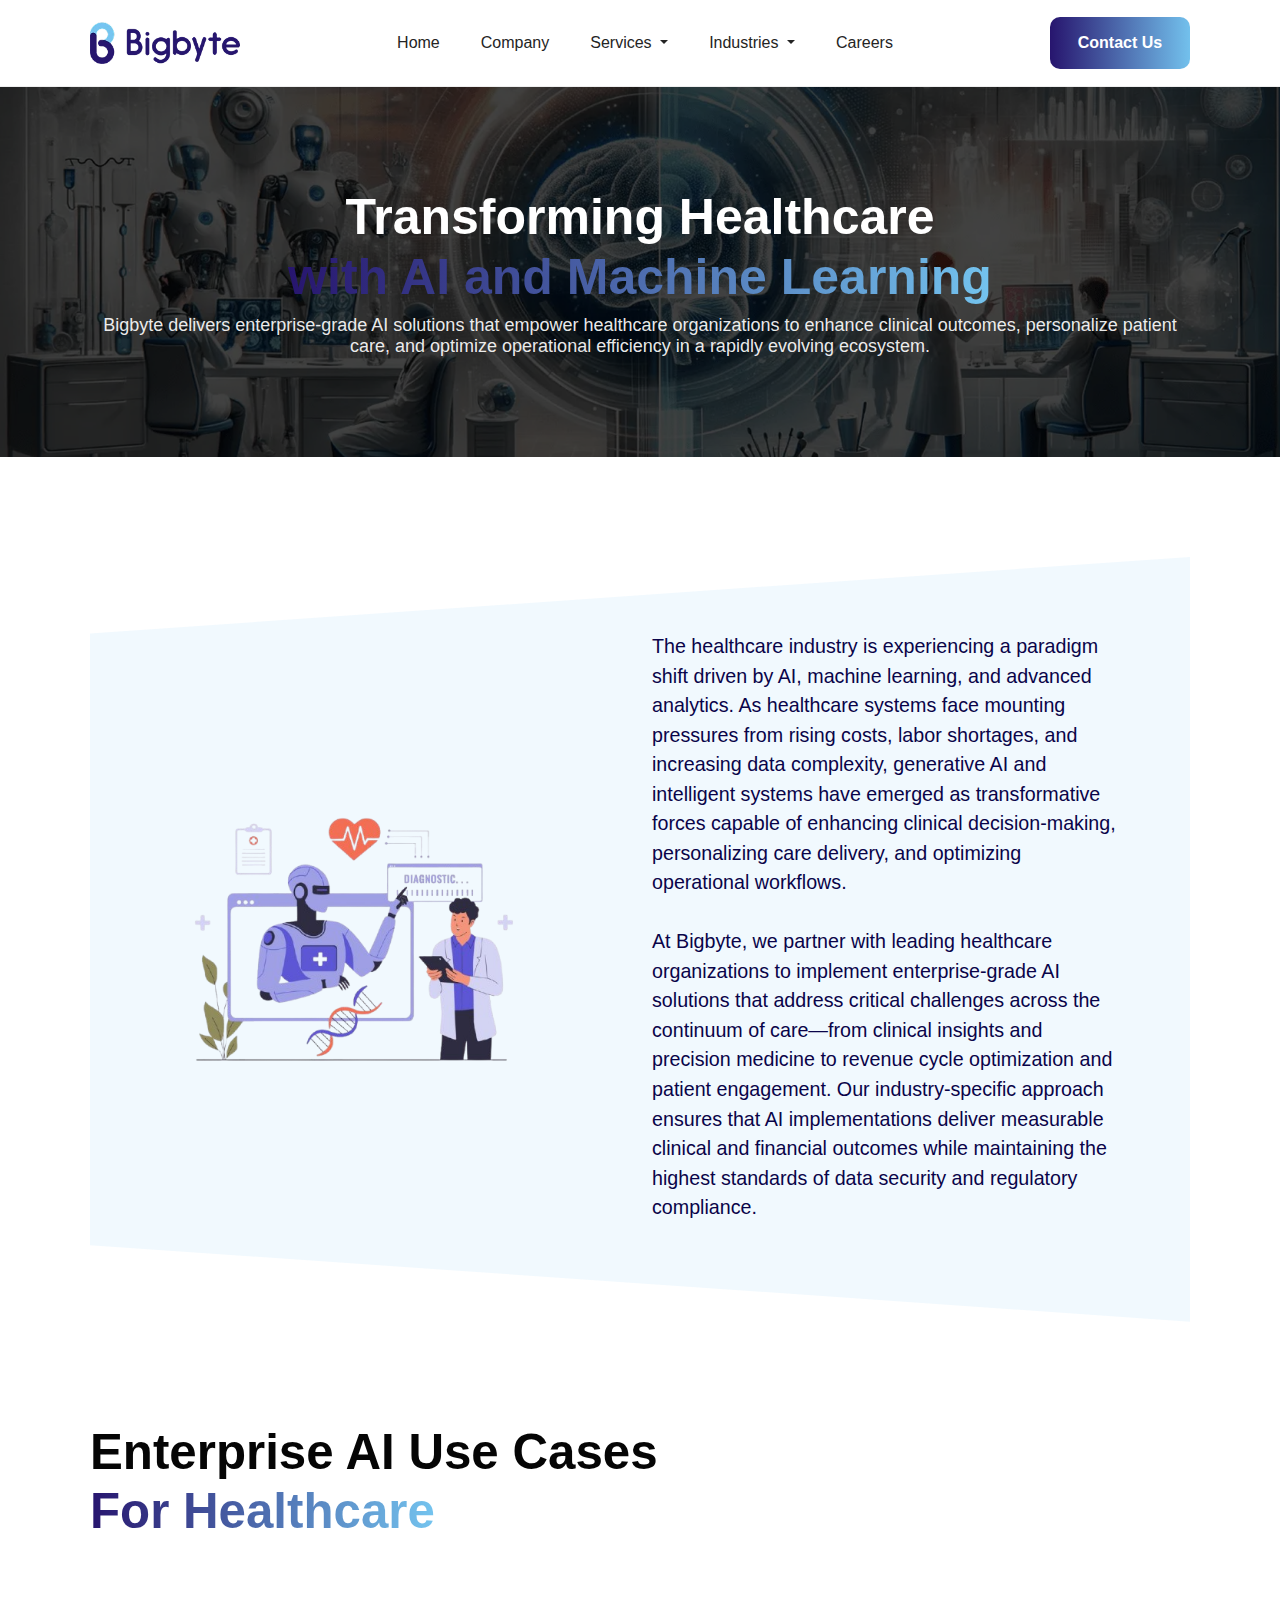
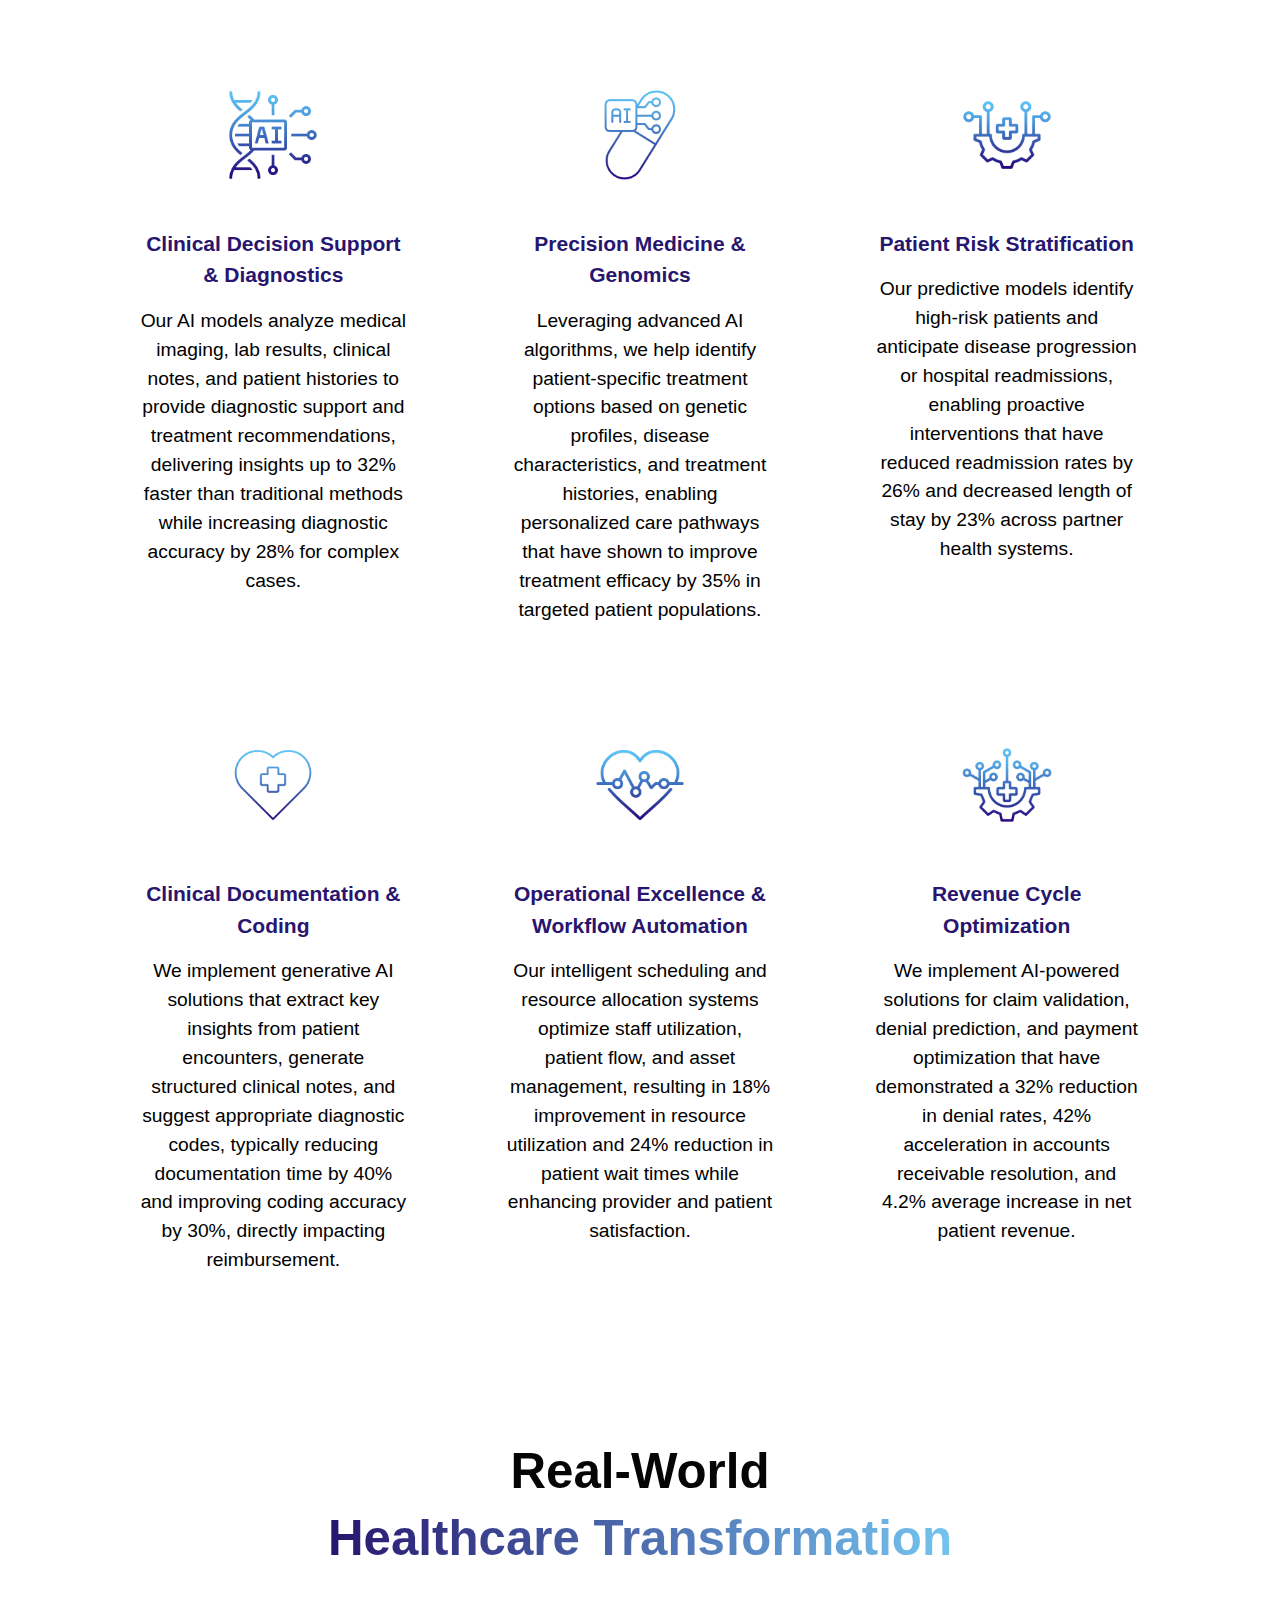
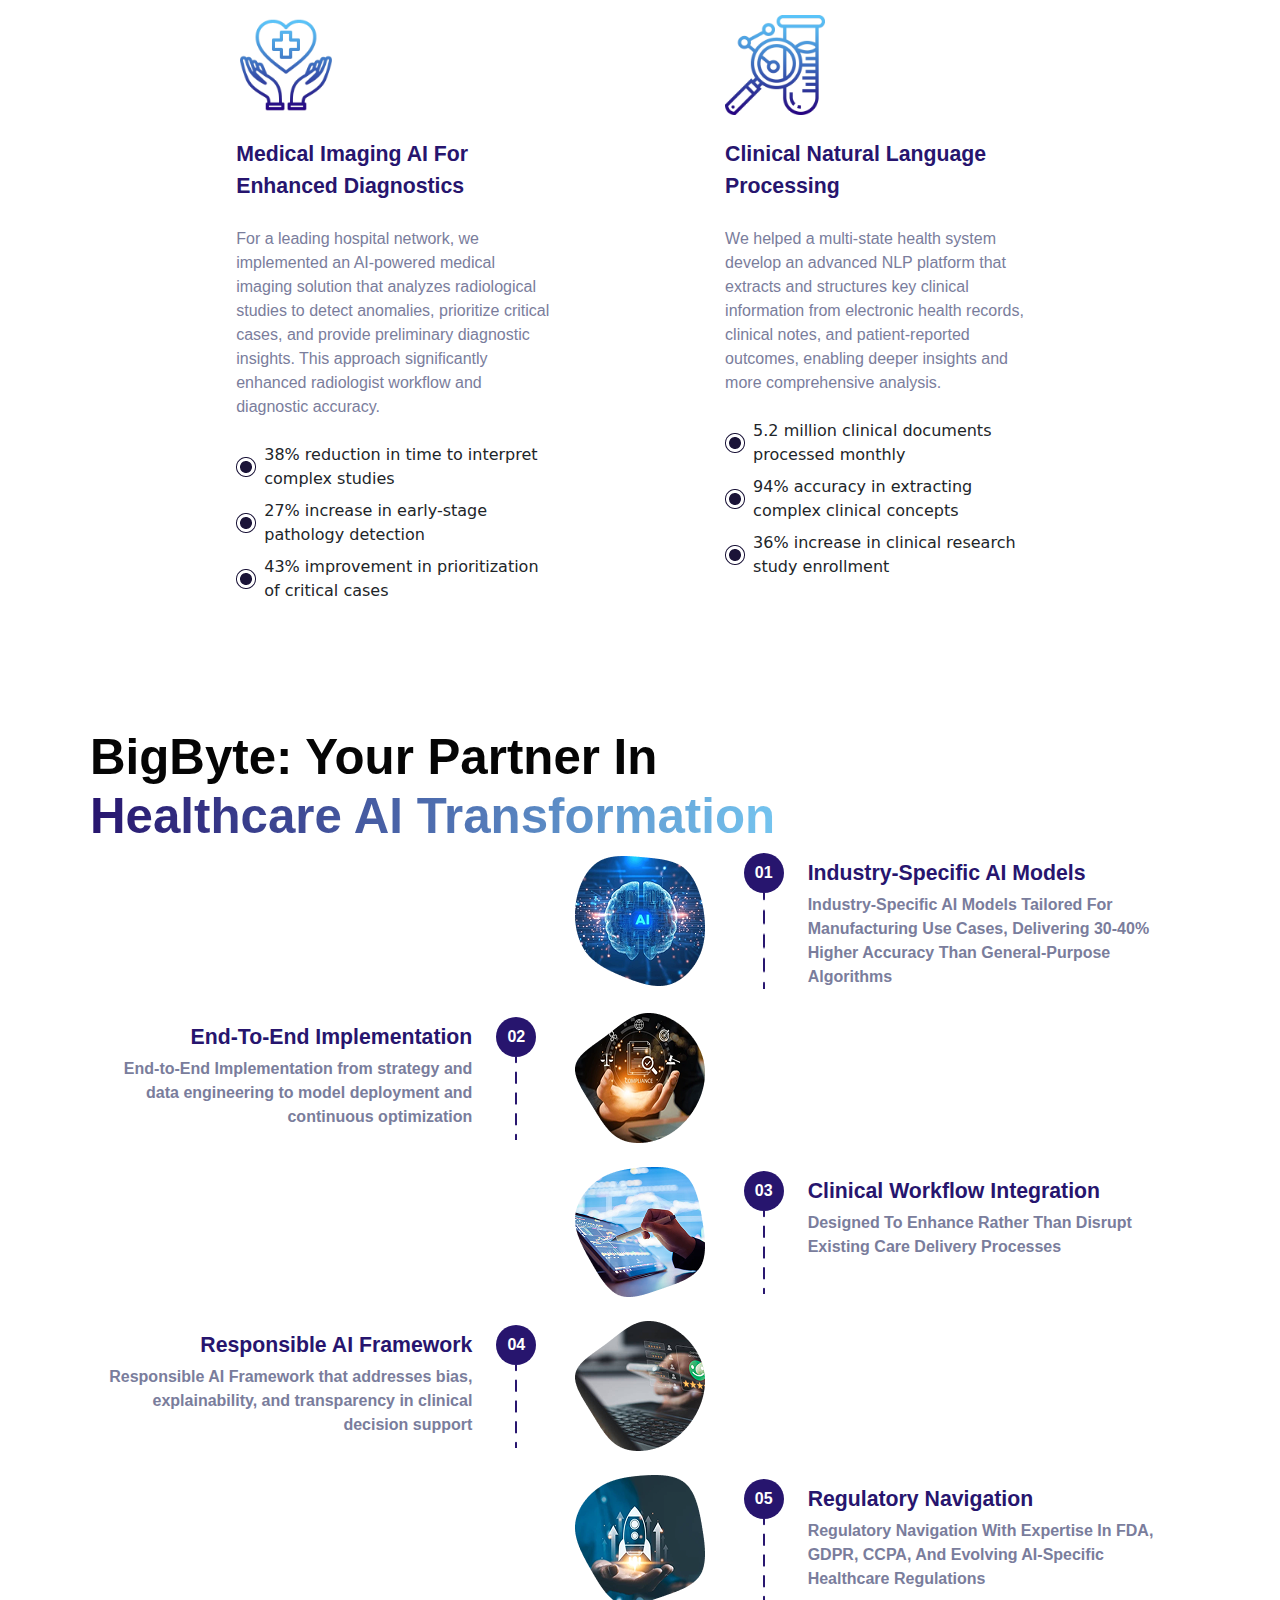
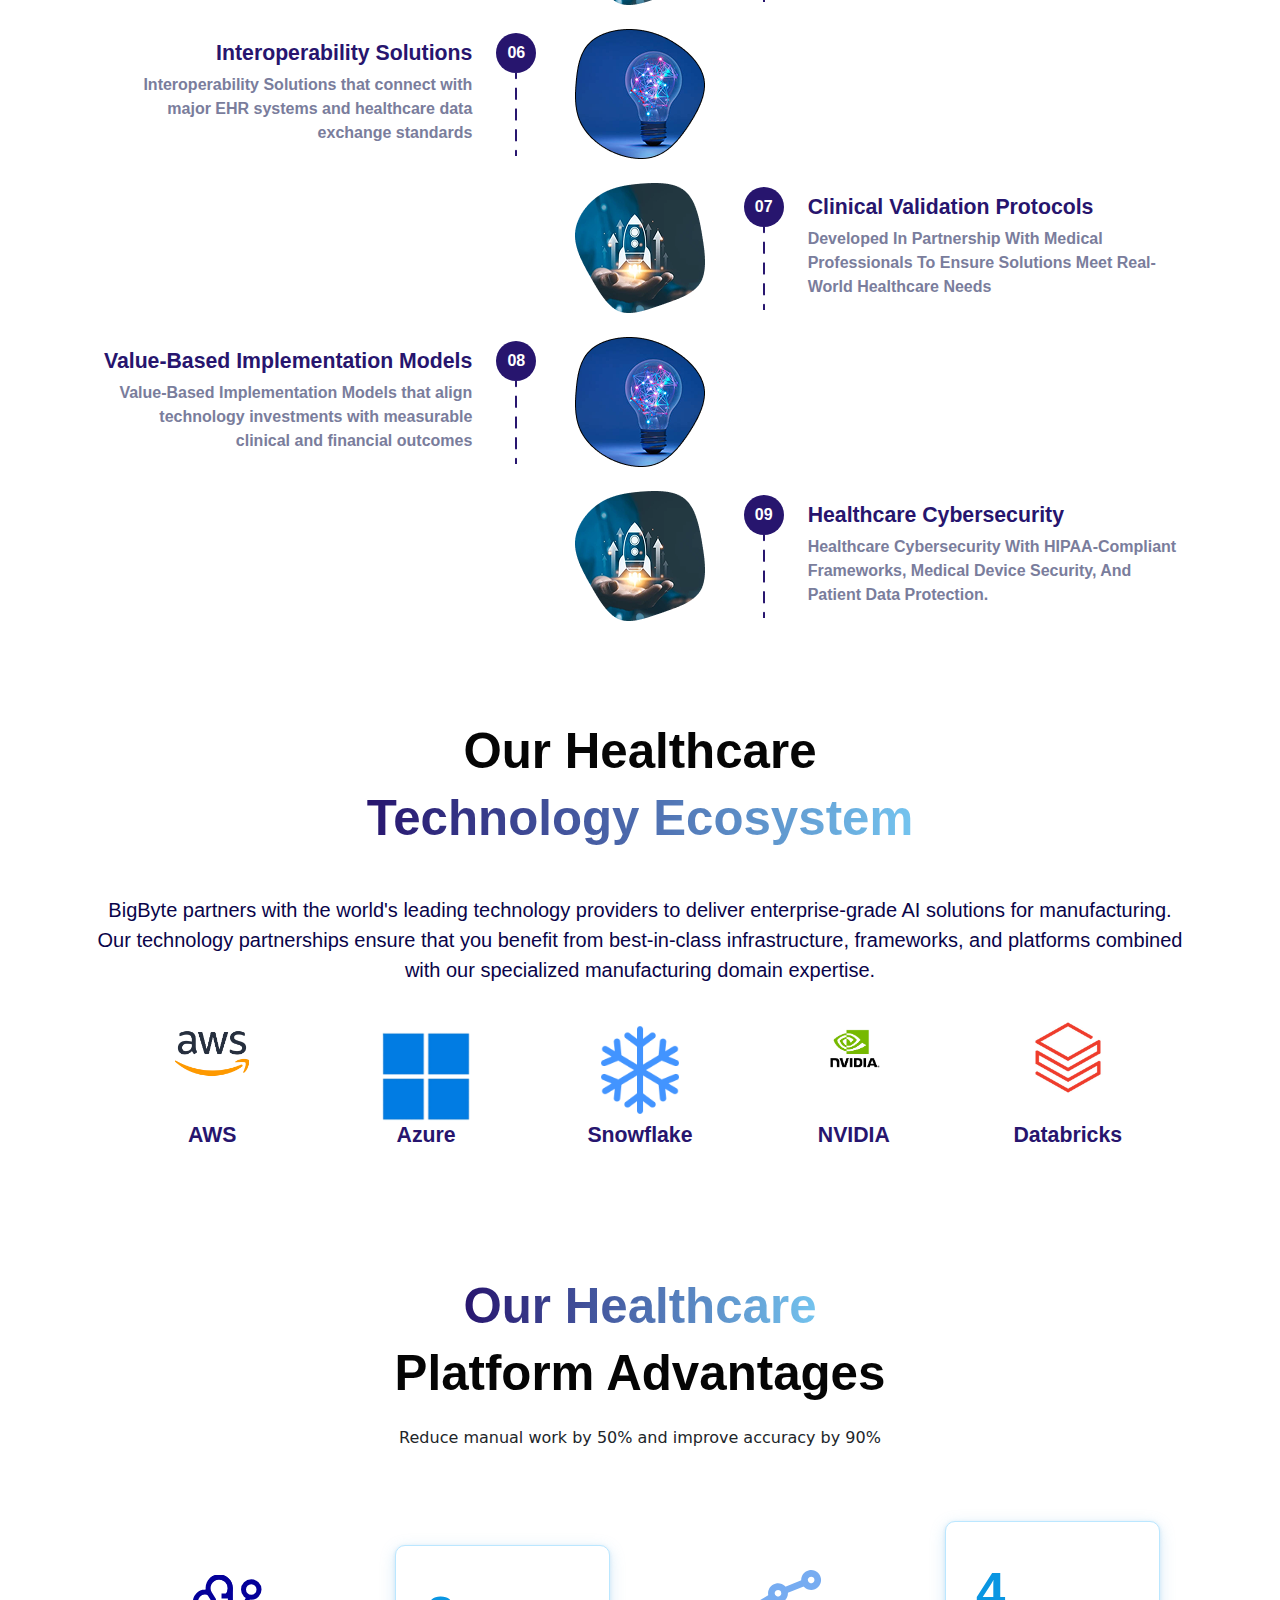
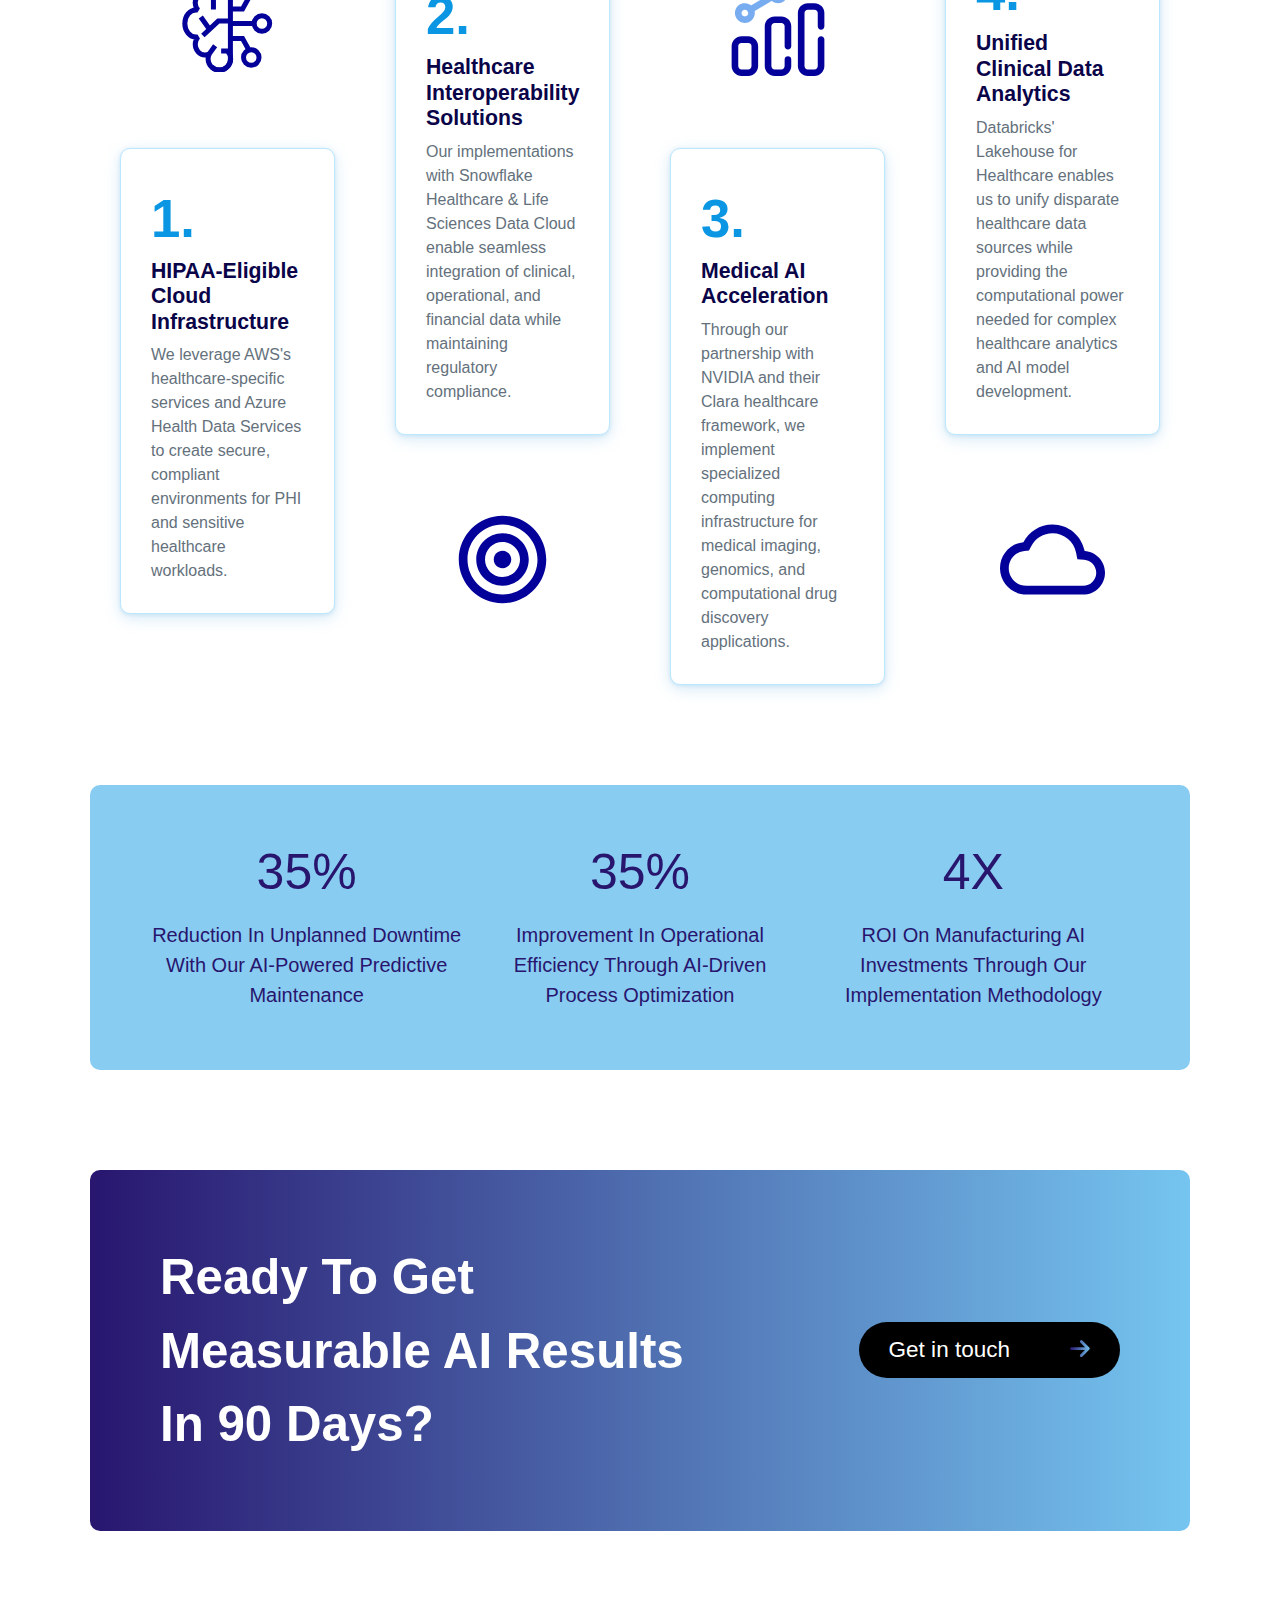
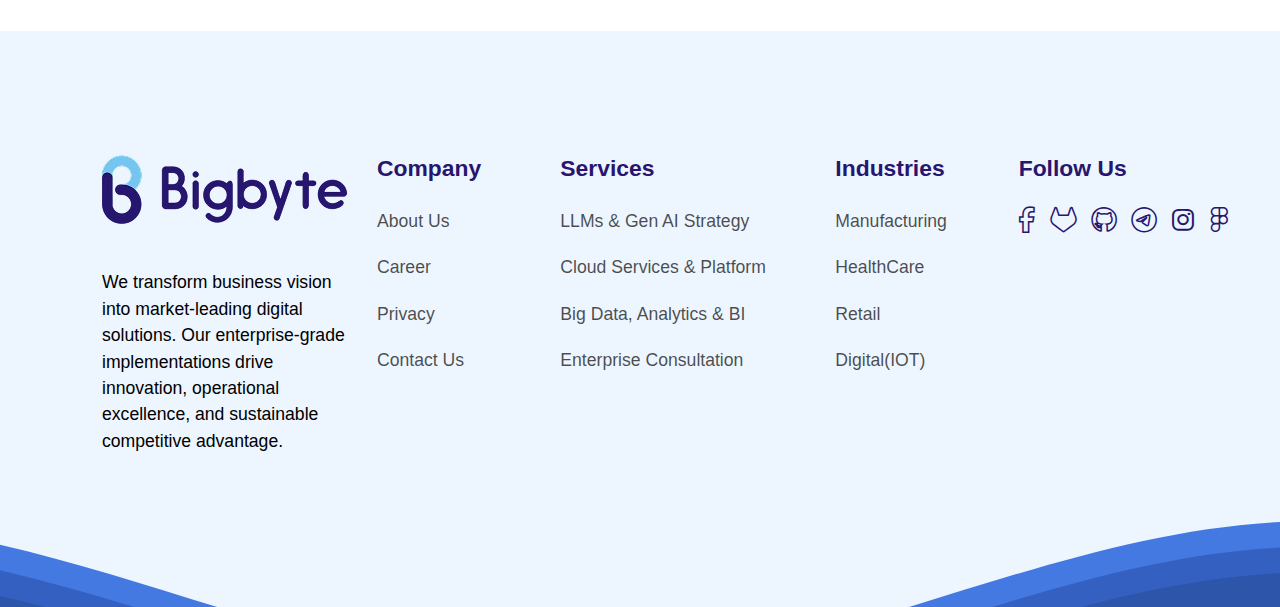
<file: healthcare.html>
<!DOCTYPE html>
<html lang="en">
  <head>
    <meta charset="UTF-8" />
    <meta name="viewport" content="width=device-width, initial-scale=1.0" />
    <title>Document</title>

    <!-- owl-carousel --------------------------------------------------------------------------------- -->
    <link
      rel="stylesheet"
      href="assets/css/owlcarousel-css/owl.carousel.min.css"
    />
    <link
      rel="stylesheet"
      href="assets/css/owlcarousel-css/owl.theme.default.min.css"
    />

    <!-- bootstrap ----------------------------------------------------------------------------------- -->
    <link rel="stylesheet" href="assets/css/bootstrap-css/bootstrap.min.css" />
    <link
      rel="stylesheet"
      href="assets/css/bootstrap-css/bootstrap-reboot.min.css"
    />

    <!-- font-awesome -------------------------------------------------------------------------------- -->
    <link
      rel="stylesheet"
      href="assets/css/fontawesome/css/fontawesome.min.css"
    />
    <link rel="stylesheet" href="assets/css/fontawesome/css/brands.min.css" />
    <link rel="stylesheet" href="assets/css/fontawesome/css/solid.min.css" />

    <!-- custom css --------------------------------------------------------------------------------- -->
    <link rel="stylesheet" href="assets/css/custom-css/style.css" />
    <link rel="stylesheet" href="assets/css/custom-css/manufacturing.css" />
    <link rel="stylesheet" href="assets/css/custom-css/healthcare.css" />

    <!-- mediaquery --------------------------------------------------------------------------------- -->
    <link rel="stylesheet" href="assets/css/custom-css/mediaquery.css" />
  </head>
  <body>
    <!-- header -------------------------------------------------------------------------------- -->

    <header class="container-fluid" id="header">
      <div
        class="container-ctm d-flex justify-content-between align-items-center"
      >
        <div class="logo navbar-brand">
          <a href="index.html">
            <img src="assets/image/logo.webp" alt="Bigbyte Logo" />
          </a>
        </div>

        <!-- menu --------------------------------------------------------------- -->
   <nav class="navbar navbar-expand-lg">
          <div class="">
            <div class="collapse navbar-collapse" id="navbarTogglerDemo02">
              <ul class="navbar-nav me-auto mb-2 mb-lg-0">
                <li class="nav-item">
                  <a
                    class="nav-link active"
                    aria-current="page"
                    href="index.html"
                    >Home</a
                  >
                </li>
                <li class="nav-item">
                  <a class="nav-link" href="about.html">Company</a>
                </li>
                <li class="nav-item dropdown">
                  <a
                    class="nav-link dropdown-toggle"
                    href="#"
                    role="button"
                    data-bs-toggle="dropdown"
                    aria-expanded="false"
                  >
                    Services
                  </a>
                  <ul class="dropdown-menu">
                    <li>
                      <a class="dropdown-item" href="llm-gen-ai.html"
                        >LLMs & Gen AI Strategy</a
                      >
                    </li>
                    <li>
                      <a class="dropdown-item" href="cloud-service.html"
                        >Cloud Services & Platform</a
                      >
                    </li>
                    <li>
                      <a class="dropdown-item" href="big-data.html"
                        >Big Data, Analytics & BI</a
                      >
                    </li>
                    <li>
                      <a class="dropdown-item" href="enterprise.html"
                        >Enterprise Consultation</a
                      >
                    </li>
                  </ul>
                </li>

                <li class="nav-item dropdown">
                  <a
                    class="nav-link dropdown-toggle"
                    href="#"
                    role="button"
                    data-bs-toggle="dropdown"
                    aria-expanded="false"
                  >
                    Industries
                  </a>
                  <ul class="dropdown-menu">
                    <li>
                      <a class="dropdown-item" href="manufacturing.html">Manufacturing </a>
                    </li>
                    <li>
                      <a class="dropdown-item" href="healthcare.html">HealthCare </a>
                    </li>
                    <li>
                      <a class="dropdown-item" href="retail.html">Retail</a>
                    </li>
                    <li>
                      <a class="dropdown-item" href="digital.html">Digital(IOT)</a>
                    </li>
                  </ul>
                </li>
                <li class="nav-item">
                  <a class="nav-link" href="career.html">Careers</a>
                </li>
                <!-- <li class="nav-item">
                  <a class="nav-link" href="contact.html">Contact Us</a>
                </li> -->
              </ul>
            </div>
          </div>
        </nav>

        <!-- Mobile menu toogle ------------------------------------------------- -->
        <button
          class="mobile-menu-toggle"
          data-bs-toggle="offcanvas"
          href="#offcanvasExample"
          role="button"
          aria-controls="offcanvasExample"
        >
          <i class="fa-solid fa-bars"></i>
        </button>

        <!-- mobile menu overlay ------------------------------------------------- -->
        <div
          class="offcanvas offcanvas-start"
          tabindex="-1"
          id="offcanvasExample"
          aria-labelledby="offcanvasExampleLabel"
        >
          <div class="offcanvas-header">
            <!-- <h5 class="offcanvas-title" id="offcanvasExampleLabel">
              Offcanvas
            </h5> -->
            <button
              type="button"
              class="btn-close"
              data-bs-dismiss="offcanvas"
              aria-label="Close"
            ></button>
          </div>
          <div class="offcanvas-body">
            <nav
              class="navbar navbar-expand align-items-center justify-content-center"
            >
              <div class="">
                <div class="collapse navbar-collapse" id="navbarTogglerDemo02">
                  <ul
                    class="navbar-nav me-auto mb-2 mb-lg-0 d-flex flex-column align-items-center"
                  >
                    <li class="nav-item">
                      <a class="nav-link active" aria-current="page" href="index.html"
                        >Home</a
                      >
                    </li>
                    <li class="nav-item">
                      <a class="nav-link" href="contact.html">Company</a>
                    </li>
                    <li class="nav-item dropdown">
                      <a
                        class="nav-link dropdown-toggle"
                        href="#"
                        role="button"
                        data-bs-toggle="dropdown"
                        aria-expanded="false"
                      >
                        Services
                      </a>
                      <ul class="dropdown-menu">
                        <li>
                          <a class="dropdown-item" href="llm-gen-ai.html"
                            >LLMs & Gen AI Strategy</a
                          >
                        </li>
                        <li>
                          <a class="dropdown-item" href="cloud-service.html"
                            >Cloud Services & Platform</a
                          >
                        </li>
                        <li>
                          <a class="dropdown-item" href="big-data.html"
                            >Big Data, Analytics & BI</a
                          >
                        </li>
                        <li>
                          <a class="dropdown-item" href="enterprise.html"
                            >Enterprise Consultation</a
                          >
                        </li>
                      </ul>
                    </li>
                    <li class="nav-item dropdown">
                      <a
                        class="nav-link dropdown-toggle"
                        href="#"
                        role="button"
                        data-bs-toggle="dropdown"
                        aria-expanded="false"
                      >
                        Industries
                      </a>
                      <ul class="dropdown-menu">
                        <li>
                          <a class="dropdown-item" href="manufacturing.html">Manufacturing </a>
                        </li>
                        <li>
                          <a class="dropdown-item" href="healthcare.html">HealthCare </a>
                        </li>
                        <li>
                          <a class="dropdown-item" href="retail.html">Retail</a>
                        </li>
                        <li>
                          <a class="dropdown-item" href="digital.html">Digital(IOT)</a>
                        </li>
                      </ul>
                    </li>
                    <li class="nav-item">
                      <a class="nav-link" href="career.html">Careers</a>
                    </li>
                    <li class="nav-item">
                      <a class="nav-link" href="contact.html">Contact Us</a>
                    </li>
                  </ul>
                </div>
              </div>
            </nav>
          </div>
        </div>
        <!-- side button ---------------------------------------------------------------------- -->

    <div class="btn-ctm">
  <button onclick="window.location.href='contact.html'">Contact Us</button>
</div>
      </div>
    </header>

    <!-- manufacturing banner ------------------------------------------------------------------------------------ -->

    <section class="container-fluid" id="llm-banner">
      <div class="container-ctm row align-items-center">
        <div class="col-md-12 align-items-center banner-text">
          <h1 class="abt-hd1">
            Transforming Healthcare
            <span class="spl-txt">
             <br /> with AI and Machine Learning</span
            >
          </h1>
          <span class="bnr-decoration"></span>
          <p class="bnr-p-txt">
            Bigbyte delivers enterprise-grade AI solutions that empower
            healthcare organizations to enhance clinical outcomes, personalize
            patient care, and optimize operational efficiency in a rapidly
            evolving ecosystem.
          </p>
        </div>
      </div>
    </section>

    <!-- manufacturing about section------------------------------------------------------------ -->

    <section class="container-fluid" id="about">
      <div class="container-ctm">
        <div class="row justify-content-between align-items-center gap-5">
          <div class="left col-lg-5">
            <img src="assets/image/medical-image.png" alt="" srcset="" />
          </div>
          <div class="right col-lg-6">
            <!-- <h3 class="hd3 mb-3">
              Transform Your Business with
              <span class="spl-txt">Enterprise AI Solutions</span>
            </h3> -->
            <p class="mb-4">
              The healthcare industry is experiencing a paradigm shift driven by
              AI, machine learning, and advanced analytics. As healthcare
              systems face mounting pressures from rising costs, labor
              shortages, and increasing data complexity, generative AI and
              intelligent systems have emerged as transformative forces capable
              of enhancing clinical decision-making, personalizing care
              delivery, and optimizing operational workflows.<br /><br />
              At Bigbyte, we partner with leading healthcare organizations to
              implement enterprise-grade AI solutions that address critical
              challenges across the continuum of care—from clinical insights and
              precision medicine to revenue cycle optimization and patient
              engagement. Our industry-specific approach ensures that AI
              implementations deliver measurable clinical and financial outcomes
              while maintaining the highest standards of data security and
              regulatory compliance.
              
            </p>
            <!-- <div>
              <a class="spl-btn" href="#">Transform Your Business</a>
            </div> -->
          </div>
        </div>
      </div>
    </section>

    <!-- llm portfolio section ------------------------------------------------------- -->
    <section class="container-fluid" id="llm-portfolio">
      <div class="container-ctm">
        <h2 class="hd2">
          Enterprise AI Use Cases <br /><span class="spl-txt"
            >for Healthcare
          </span>
        </h2>
        <div class="row bottom">
          <div class="col-md-6 col-xl-4 d-flex flex-column">
            <img
              src="assets/image/ai-(2).png"
              alt=""
              srcset=""
            />
            <p class="hd4 mb-3 mt-5">Clinical Decision Support & Diagnostics</p>
            <p class="mb-3">
              Our AI models analyze medical imaging, lab results, clinical
              notes, and patient histories to provide diagnostic support and
              treatment recommendations, delivering insights up to 32% faster
              than traditional methods while increasing diagnostic accuracy by
              28% for complex cases.
            </p>
          </div>
          <div class="col-md-6 col-xl-4 d-flex flex-column">
            <img
              src="assets/image/medicine-pills.png"
              alt=""
              srcset=""
            />
            <p class="hd4 mb-3 mt-5">Precision Medicine & Genomics</p>
            <p class="mb-3">
              Leveraging advanced AI algorithms, we help identify
              patient-specific treatment options based on genetic profiles,
              disease characteristics, and treatment histories, enabling
              personalized care pathways that have shown to improve treatment
              efficacy by 35% in targeted patient populations.
            </p>
          </div>
          <div class="col-md-6 col-xl-4 d-flex flex-column">
            <img
              src="assets/image/technology.png"
              alt=""
              srcset=""
            />
            <p class="hd4 mb-3 mt-5">Patient Risk Stratification</p>
            <p class="mb-3">
              Our predictive models identify high-risk patients and anticipate
              disease progression or hospital readmissions, enabling proactive
              interventions that have reduced readmission rates by 26% and
              decreased length of stay by 23% across partner health systems.
            </p>
          </div>
          <div class="col-md-6 col-xl-4 d-flex flex-column">
            <img
              src="assets/image/heart.png"
              alt=""
              srcset=""
            />
            <p class="hd4 mb-3 mt-5">Clinical Documentation & Coding</p>
            <p class="mb-3">
              We implement generative AI solutions that extract key insights
              from patient encounters, generate structured clinical notes, and
              suggest appropriate diagnostic codes, typically reducing
              documentation time by 40% and improving coding accuracy by 30%,
              directly impacting reimbursement.
            </p>
          </div>
          <div class="col-md-6 col-xl-4 d-flex flex-column">
            <img
              src="assets/image/health.png"
              alt=""
              srcset=""
            />
            <p class="hd4 mb-3 mt-5">
              Operational Excellence & Workflow Automation
            </p>
            <p class="mb-3">
              Our intelligent scheduling and resource allocation systems
              optimize staff utilization, patient flow, and asset management,
              resulting in 18% improvement in resource utilization and 24%
              reduction in patient wait times while enhancing provider and
              patient satisfaction.
            </p>
          </div>
          <div class="col-md-6 col-xl-4 d-flex flex-column">
            <img
              src="assets/image/technology-(1).png"
              alt=""
              srcset=""
            />
            <p class="hd4 mb-3 mt-5">Revenue Cycle Optimization</p>
            <p class="mb-3">
              We implement AI-powered solutions for claim validation, denial
              prediction, and payment optimization that have demonstrated a 32%
              reduction in denial rates, 42% acceleration in accounts receivable
              resolution, and 4.2% average increase in net patient revenue.
            </p>
          </div>
        </div>
      </div>
    </section>

    <!-- llm success section ------------------------------------------------------------ -->

    <section class="container-fluid" id="llm-success">
      <div class="container-ctm">
        <h2 class="hd2 text-center">Real-World</h2>
        <h2 class="hd2 text-center mb-5">
          <span class="spl-txt"> Healthcare Transformation</span>
        </h2>
        <div class="row justify-content-evenly g-5">
          <div class="col-md-5 col-xl-4 d-flex flex-column success-card">
            <div class="success-img mb-4">
              <span class="success-icon"
                ><img src="assets/image/healthcare2.png">
              </span>
            </div>
            <p class="hd4 mb-4 text-start">
              Medical Imaging AI for Enhanced Diagnostics
            </p>
            <p class="mb-4 text-start">
              For a leading hospital network, we implemented an AI-powered
              medical imaging solution that analyzes radiological studies to
              detect anomalies, prioritize critical cases, and provide
              preliminary diagnostic insights. This approach significantly
              enhanced radiologist workflow and diagnostic accuracy.
            </p>
            <ul>
              <li class="d-flex align-items-center gap-2 mb-2">
                <img src="assets/image/bullet2.png" alt="" srcset="" />38%
                reduction in time to interpret complex studies
              </li>
              <li class="d-flex align-items-center gap-2 mb-2">
                <img src="assets/image/bullet2.png" alt="" srcset="" />27%
                increase in early-stage pathology detection
              </li>
              <li class="d-flex align-items-center gap-2 mb-2">
                <img src="assets/image/bullet2.png" alt="" srcset="" />43%
                improvement in prioritization of critical cases
              </li>
            </ul>
          </div>
          <div class="col-md-5 col-xl-4 d-flex flex-column success-card">
            <div class="success-img mb-4">
              <span class="success-icon"
                ><img src="assets/image/search.png">
              </span>
            </div>
            <p class="hd4 mb-4 text-start">
              Clinical Natural Language Processing
            </p>
            <p class="mb-4 text-start">
              We helped a multi-state health system develop an advanced NLP
              platform that extracts and structures key clinical information
              from electronic health records, clinical notes, and
              patient-reported outcomes, enabling deeper insights and more
              comprehensive analysis.
            </p>
            <ul>
              <li class="d-flex align-items-center gap-2 mb-2">
                <img src="assets/image/bullet2.png" alt="" srcset="" />5.2
                million clinical documents processed monthly
              </li>
              <li class="d-flex align-items-center gap-2 mb-2">
                <img src="assets/image/bullet2.png" alt="" srcset="" />94%
                accuracy in extracting complex clinical concepts
              </li>
              <li class="d-flex align-items-center gap-2 mb-2">
                <img src="assets/image/bullet2.png" alt="" srcset="" />36%
                increase in clinical research study enrollment
              </li>
            </ul>
          </div>
        </div>
      </div>
    </section>

    <!-- llm-impact section ---------------------------------------------------------------- -->

    <section class="container-fluid" id="llm-impact">
      <div class="container-ctm">
        <h2 class="hd2">
          BigByte: Your Partner in <br /><span class="spl-txt"
            >Healthcare AI Transformation
          </span>
        </h2>
        <div class="buttom-wrap">
          <div class="row align-items-center justify-content-center mb-4">
            <div class="col-lg-5"></div>
            <div class="col-lg-2 col-md-3 d-flex justify-content-center">
              <img src="assets/image/line-icon6.png" alt="" srcset="" />
            </div>
            <div class="col-lg-5 col-md-9 content">
              <div class="d-flex align-items-center">
                <div class="num me-4">
                  <p>01</p>
                </div>
                <p class="hd4">Industry-Specific AI Models</p>
              </div>
              <div class="d-flex">
                <div class="num-txt me-4">
                  <img src="assets/image/line.png" alt="" srcset="" />
                </div>
                <p class="hd4">
                  Industry-Specific AI Models tailored for manufacturing use cases, delivering 30-40% higher accuracy than general-purpose algorithms
                </p>
              </div>
            </div>
          </div>
          <div
            class="row align-items-center justify-content-center flex-row-reverse mb-4"
          >
            <div class="col-lg-5"></div>
            <div class="col-lg-2 col-md-3 d-flex justify-content-center">
              <img src="assets/image/line-icon15.png" alt="" srcset="" />
            </div>
            <div class="col-lg-5 col-md-9 content">
              <div class="d-flex align-items-center flex-row-reverse">
                <div class="num ms-4">
                  <p>02</p>
                </div>
                <p class="hd4 text-end">
                  End-to-End Implementation
                </p>
              </div>
              <div class="d-flex flex-row-reverse">
                <div class="num-txt ms-4">
                  <img src="assets/image/line.png" alt="" srcset="" />
                </div>
                <p class="text-end">
                  End-to-End Implementation from strategy and data engineering to model deployment and continuous optimization
                </p>
              </div>
            </div>
          </div>
          <div class="row align-items-center justify-content-center mb-4">
            <div class="col-lg-5"></div>
            <div class="col-lg-2 col-md-3 d-flex justify-content-center">
              <img src="assets/image/line-icon4.png" alt="" srcset="" />
            </div>
            <div class="col-lg-5 col-md-9 content">
              <div class="d-flex align-items-center">
                <div class="num me-4">
                  <p>03</p>
                </div>
                <p class="hd4">Clinical Workflow Integration</p>
              </div>
              <div class="d-flex">
                <div class="num-txt me-4">
                  <img src="assets/image/line.png" alt="" srcset="" />
                </div>
                <p class="hd4">
                  designed to enhance rather than disrupt existing care delivery
                  processes
                </p>
              </div>
            </div>
          </div>
          <div
            class="row align-items-center justify-content-center flex-row-reverse mb-4"
          >
            <div class="col-lg-5"></div>
            <div class="col-lg-2 col-md-3 d-flex justify-content-center">
              <img src="assets/image/line-icon3.png" alt="" srcset="" />
            </div>
            <div class="col-lg-5 col-md-9 content">
              <div class="d-flex align-items-center flex-row-reverse">
                <div class="num ms-4">
                  <p>04</p>
                </div>
                <p class="hd4">Responsible AI Framework</p>
              </div>
              <div class="d-flex flex-row-reverse">
                <div class="num-txt ms-4">
                  <img src="assets/image/line.png" alt="" srcset="" />
                </div>
                <p class="text-end">
                  Responsible AI Framework that addresses bias, explainability,
                  and transparency in clinical decision support
                </p>
              </div>
            </div>
          </div>
          <div class="row align-items-center justify-content-center mb-4">
            <div class="col-lg-5"></div>
            <div class="col-lg-2 col-md-3 d-flex justify-content-center">
              <img src="assets/image/line-icon2.png" alt="" srcset="" />
            </div>
            <div class="col-lg-5 col-md-9 content">
              <div class="d-flex align-items-center">
                <div class="num me-4">
                  <p>05</p>
                </div>
                <p class="hd4">Regulatory Navigation</p>
              </div>
              <div class="d-flex">
                <div class="num-txt me-4">
                  <img src="assets/image/line.png" alt="" srcset="" />
                </div>
                <p class="hd4">
                  Regulatory Navigation with expertise in FDA, GDPR, CCPA, and
                  evolving AI-specific healthcare regulations
                </p>
              </div>
            </div>
          </div>
          <div
            class="row align-items-center justify-content-center flex-row-reverse mb-4"
          >
            <div class="col-lg-5"></div>
            <div class="col-lg-2 col-md-3 d-flex justify-content-center">
              <img src="assets/image/line-icon1.png" alt="" srcset="" />
            </div>
            <div class="col-lg-5 col-md-9 content">
              <div class="d-flex align-items-center flex-row-reverse">
                <div class="num ms-4">
                  <p>06</p>
                </div>
                <p class="hd4">Interoperability Solutions</p>
              </div>
              <div class="d-flex flex-row-reverse">
                <div class="num-txt ms-4">
                  <img src="assets/image/line.png" alt="" srcset="" />
                </div>
                <p class="text-end">
                  Interoperability Solutions that connect with major EHR systems
                  and healthcare data exchange standards
                </p>
              </div>
            </div>
          </div>
          <div class="row align-items-center justify-content-center mb-4">
            <div class="col-lg-5"></div>
            <div class="col-lg-2 col-md-3 d-flex justify-content-center">
              <img src="assets/image/line-icon2.png" alt="" srcset="" />
            </div>
            <div class="col-lg-5 col-md-9 content">
              <div class="d-flex align-items-center">
                <div class="num me-4">
                  <p>07</p>
                </div>
                <p class="hd4">Clinical Validation Protocols</p>
              </div>
              <div class="d-flex">
                <div class="num-txt me-4">
                  <img src="assets/image/line.png" alt="" srcset="" />
                </div>
                <p class="hd4">
                  developed in partnership with medical professionals to ensure
                  solutions meet real-world healthcare needs
                </p>
              </div>
            </div>
          </div>
          <div
            class="row align-items-center justify-content-center flex-row-reverse mb-4"
          >
            <div class="col-lg-5"></div>
            <div class="col-lg-2 col-md-3 d-flex justify-content-center">
              <img src="assets/image/line-icon1.png" alt="" srcset="" />
            </div>
            <div class="col-lg-5 col-md-9 content">
              <div class="d-flex align-items-center flex-row-reverse">
                <div class="num ms-4">
                  <p>08</p>
                </div>
                <p class="hd4">Value-Based Implementation Models</p>
              </div>
              <div class="d-flex flex-row-reverse">
                <div class="num-txt ms-4">
                  <img src="assets/image/line.png" alt="" srcset="" />
                </div>
                <p class="text-end">
                  Value-Based Implementation Models that align technology
                  investments with measurable clinical and financial outcomes
                </p>
              </div>
            </div>
          </div>
          <div class="row align-items-center justify-content-center mb-4">
            <div class="col-lg-5"></div>
            <div class="col-lg-2 col-md-3 d-flex justify-content-center">
              <img src="assets/image/line-icon2.png" alt="" srcset="" />
            </div>
            <div class="col-lg-5 col-md-9 content">
              <div class="d-flex align-items-center">
                <div class="num me-4">
                  <p>09</p>
                </div>
                <p class="hd4">Healthcare Cybersecurity</p>
              </div>
              <div class="d-flex">
                <div class="num-txt me-4">
                  <img src="assets/image/line.png" alt="" srcset="" />
                </div>
                <p class="hd4">
                  Healthcare Cybersecurity with HIPAA-compliant frameworks,
                  medical device security, and patient data protection.
                </p>
              </div>
            </div>
          </div>
        </div>
      </div>
    </section>

    <!-- llm success section ------------------------------------------------------------ -->

    <!-- <section class="container-fluid" id="llm-success">
      <div class="container-ctm">
        <h2 class="hd2 text-center">Our Healthcare</h2>
        <h2 class="hd2 text-center mb-5">
          <span class="spl-txt"> Technology Ecosystem</span>
        </h2>
        <div class="row justify-content-evenly g-5">
          <div
            class="col-md-5 col-xl-2 d-flex flex-column align-items-center success-card"
          >
            <div class="success-img mb-4">
              <span class="success-icon"
                ><svg
                  xmlns="http://www.w3.org/2000/svg"
                  width="109"
                  height="109"
                  viewBox="0 0 109 109"
                  fill="none"
                >
                  <path
                    d="M45.4167 13.625L36.3333 22.7083V31.7917H22.7084C17.4854 31.7917 14.17 36.3333 13.625 40.875L9.08335 86.2917C8.53835 90.8333 11.5359 95.375 18.1667 95.375H90.8334C97.4642 95.375 100.462 90.8333 99.9167 86.2917L95.375 40.875C94.83 36.3333 91.1059 31.7917 86.2917 31.7917H72.6667V22.7083L63.5833 13.625H45.4167ZM45.4167 22.7083H63.5833V31.7917H45.4167V22.7083ZM49.9583 45.4167H59.0417V59.0417H72.6667V68.125H59.0417V81.75H49.9583V68.125H36.3333V59.0417H49.9583V45.4167Z"
                    fill="#28166F"
                  />
                </svg>
              </span>
            </div>
            <p class="hd4 mb-4">Leading Healthcare Provider</p>
          </div>
          <div
            class="col-md-5 col-xl-2 d-flex flex-column align-items-center success-card"
          >
            <div class="success-img mb-4">
              <span class="success-icon"
                ><svg
                  xmlns="http://www.w3.org/2000/svg"
                  width="105"
                  height="105"
                  viewBox="0 0 105 105"
                  fill="none"
                >
                  <path
                    d="M74.375 43.75V26.25L52.5 43.75V26.25L30.625 43.75V17.5H8.75V87.5H96.25V26.25L74.375 43.75ZM39.375 74.375H30.625V61.25H39.375V74.375ZM61.25 74.375H52.5V61.25H61.25V74.375ZM83.125 74.375H74.375V61.25H83.125V74.375Z"
                    fill="#28166F"
                  />
                </svg>
              </span>
            </div>
            <p class="hd4 mb-4">Azure</p>
          </div>
          <div
            class="col-md-5 col-xl-2 d-flex flex-column align-items-center success-card"
          >
            <div class="success-img mb-4">
              <span class="success-icon"
                ><svg
                  xmlns="http://www.w3.org/2000/svg"
                  width="109"
                  height="109"
                  viewBox="0 0 109 109"
                  fill="none"
                >
                  <path
                    d="M45.4167 13.625L36.3333 22.7083V31.7917H22.7084C17.4854 31.7917 14.17 36.3333 13.625 40.875L9.08335 86.2917C8.53835 90.8333 11.5359 95.375 18.1667 95.375H90.8334C97.4642 95.375 100.462 90.8333 99.9167 86.2917L95.375 40.875C94.83 36.3333 91.1059 31.7917 86.2917 31.7917H72.6667V22.7083L63.5833 13.625H45.4167ZM45.4167 22.7083H63.5833V31.7917H45.4167V22.7083ZM49.9583 45.4167H59.0417V59.0417H72.6667V68.125H59.0417V81.75H49.9583V68.125H36.3333V59.0417H49.9583V45.4167Z"
                    fill="#28166F"
                  />
                </svg>
              </span>
            </div>
            <p class="hd4 mb-4">Snowflake</p>
          </div>
          <div
            class="col-md-5 col-xl-2 d-flex flex-column align-items-center success-card"
          >
            <div class="success-img mb-4">
              <span class="success-icon"
                ><svg
                  xmlns="http://www.w3.org/2000/svg"
                  width="105"
                  height="105"
                  viewBox="0 0 105 105"
                  fill="none"
                >
                  <path
                    d="M74.375 43.75V26.25L52.5 43.75V26.25L30.625 43.75V17.5H8.75V87.5H96.25V26.25L74.375 43.75ZM39.375 74.375H30.625V61.25H39.375V74.375ZM61.25 74.375H52.5V61.25H61.25V74.375ZM83.125 74.375H74.375V61.25H83.125V74.375Z"
                    fill="#28166F"
                  />
                </svg>
              </span>
            </div>
            <p class="hd4 mb-4">NVIDIA</p>
          </div>
          <div
            class="col-md-5 col-xl-2 d-flex flex-column align-items-center success-card"
          >
            <div class="success-img mb-4">
              <span class="success-icon"
                ><svg
                  xmlns="http://www.w3.org/2000/svg"
                  width="105"
                  height="105"
                  viewBox="0 0 105 105"
                  fill="none"
                >
                  <path
                    d="M74.375 43.75V26.25L52.5 43.75V26.25L30.625 43.75V17.5H8.75V87.5H96.25V26.25L74.375 43.75ZM39.375 74.375H30.625V61.25H39.375V74.375ZM61.25 74.375H52.5V61.25H61.25V74.375ZM83.125 74.375H74.375V61.25H83.125V74.375Z"
                    fill="#28166F"
                  />
                </svg>
              </span>
            </div>
            <p class="hd4 mb-4">Databricks</p>
          </div>
        </div>
      </div>
    </section> -->

    <!-- llm success section ------------------------------------------------------------ -->

    <section class="container-fluid" id="llm-success">
      <div class="container-ctm">
        <h2 class="hd2 text-center">Our Healthcare</h2>
        <h2 class="hd2 text-center mb-5">
          <span class="spl-txt"> Technology Ecosystem</span>
        </h2>
        <p class="sub-txt">
          BigByte partners with the world's leading technology providers to deliver enterprise-grade AI solutions for manufacturing. Our technology partnerships ensure that you benefit from best-in-class infrastructure, frameworks, and platforms combined with our specialized manufacturing domain expertise.
        </p>
        <div class="row justify-content-evenly g-5">
          <div
            class="col-md-5 col-xl-2 d-flex flex-column align-items-center success-card"
          >
            <div class="success-img">
              <span class="success-icon"
                ><img src="assets/image/aws-logo.jpg">
              </span>
            </div>
            <p class="hd4 mb-4">AWS</p>
          </div>
          <div
            class="col-md-5 col-xl-2 d-flex flex-column align-items-center success-card"
          >
            <div class="success-img">
              <span class="success-icon"
                ><img src="assets/image/ms-logo.png">
              </span>
            </div>
            <p class="hd4 mb-4">Azure</p>
          </div>
          <div
            class="col-md-5 col-xl-2 d-flex flex-column align-items-center success-card"
          >
            <div class="success-img">
              <span class="success-icon"
                ><img src="assets/image/snowflake.png">
              </span>
            </div>
            <p class="hd4 mb-4">Snowflake</p>
          </div>
          <div
            class="col-md-5 col-xl-2 d-flex flex-column align-items-center success-card"
          >
            <div class="success-img">
              <span class="success-icon"
                ><img src="assets/image/nvidia.png">
                </svg>
              </span>
            </div>
            <p class="hd4 mb-4">NVIDIA</p>
          </div>
          <div
            class="col-md-5 col-xl-2 d-flex flex-column align-items-center success-card"
          >
            <div class="success-img">
              <span class="success-icon"
                ><img src="assets/image/data-bricks.jpg">
                </svg>
              </span>
            </div>
            <p class="hd4 mb-4">Databricks</p>
          </div>
        </div>
      </div>
    </section>


    <!-- testimonial -------------------------------------------------------------------------------- -->

    <section class="container-fluid" id="testimonial">
      <div class="container-ctm">
        <div class="top mb-5 d-flex flex-column align-items-center">
          <h2 class="hd2">
            <span class="spl-txt">Our Healthcare</span>
          </h2>
          <h2 class="hd2 mb-4 text-center">Platform Advantages</h2>
          <p class="text-center">
            Reduce manual work by 50% and improve accuracy by 90%
          </p>
        </div>
        <div class="bottom row g-4">
          <div class="col-md-6 col-xl-3 d-flex flex-column">
            <div
              class="company-logo d-flex justify-content-center align-items-center"
            >
              <img src="assets/image/brain1.svg" alt="" srcset="" />
            </div>
            <div class="card-ctm">
              <p class="num">1.</p>
              <h4 class="hd4">HIPAA-Eligible Cloud Infrastructure</h4>
              <p class="card-txt">
                We leverage AWS's healthcare-specific services and Azure Health
                Data Services to create secure, compliant environments for PHI
                and sensitive healthcare workloads.
              </p>
            </div>
          </div>
          <div
            class="col-md-6 col-xl-3 d-flex flex-column flex-xl-column-reverse"
          >
            <div
              class="company-logo d-flex justify-content-center align-items-center"
            >
              <img src="assets/image/network1.svg" alt="" srcset="" />
            </div>
            <div class="card-ctm">
              <p class="num">2.</p>
              <h4 class="hd4">Healthcare Interoperability Solutions</h4>
              <p class="card-txt">
                Our implementations with Snowflake Healthcare & Life Sciences
                Data Cloud enable seamless integration of clinical, operational,
                and financial data while maintaining regulatory compliance.
              </p>
            </div>
          </div>
          <div class="col-md-6 col-xl-3 d-flex flex-column">
            <div
              class="company-logo d-flex justify-content-center align-items-center"
            >
              <img src="assets/image/analytics1.svg" alt="" srcset="" />
            </div>
            <div class="card-ctm">
              <p class="num">3.</p>
              <h4 class="hd4">Medical AI Acceleration</h4>
              <p class="card-txt">
                Through our partnership with NVIDIA and their Clara healthcare
                framework, we implement specialized computing infrastructure for
                medical imaging, genomics, and computational drug discovery
                applications.
              </p>
            </div>
          </div>
          <div
            class="col-md-6 col-xl-3 d-flex flex-column flex-xl-column-reverse"
          >
            <div
              class="company-logo d-flex justify-content-center align-items-center"
            >
              <img src="assets/image/cloud1.svg" alt="" srcset="" />
            </div>
            <div class="card-ctm">
              <p class="num">4.</p>
              <h4 class="hd4">Unified Clinical Data Analytics</h4>
              <p class="card-txt">
                Databricks' Lakehouse for Healthcare enables us to unify
                disparate healthcare data sources while providing the
                computational power needed for complex healthcare analytics and
                AI model development.
              </p>
            </div>
          </div>
        </div>
      </div>
    </section>

    
    <!-- counter section ------------------------------------------------------------ -->

    <section class="container-fluid" id="manuf-counter">
      <section class="container-ctm">
        <div class="counter-wrap row">
          <div class="col-lg-4 col-md-6">
            <p class="count-num">
              <span class="counter">35</span><span>%</span>
            </p>
            <p>Reduction in unplanned downtime with our AI-powered predictive maintenance</p>
            <!-- <p>Average accross all implementations</p> -->
          </div>
          <div class="col-lg-4 col-md-6">
            <p class="count-num">
              <span class="counter">35</span><span>%</span>
            </p>
            <p>Improvement in operational efficiency through AI-driven process optimization</p>
            <!-- <p>Average accross all implementations</p> -->
          </div>
          <div class="col-lg-4 col-md-6">
            <p class="count-num">
              <span class="counter">4</span><span>X</span>
            </p>
            <p>ROI on manufacturing AI investments through our implementation methodology</p>
            <!-- <p>Average accross all implementations</p> -->
          </div>
          <!-- <div class="col-lg-3 col-md-6">
            <p class="count-num">
              <span class="counter">35</span><span>%</span>
            </p>
            <p>infrastructure Cost reduction</p>
            <p>Average accross all implementations</p>
          </div> -->
        </div>
      </section>
    </section>


    <!-- contact ----------------------------------------------------------------------------------- -->

    <section class="container-fluid" id="contact">
      <div class="container-ctm">
        <div
          class="contact-cta d-flex justify-content-between align-items-center"
        >
          <div class="left">
            <p class="hd2">Ready to Get Measurable AI Results in 90 Days?</p>
          </div>
          <div class="right">
            <a href="#" class="d-flex align-items-center"
              ><p>Get in touch</p>
              <span class="spl-txt"
                ><i class="fa-solid fa-arrow-right"></i></span
            ></a>
          </div>
        </div>
      </div>
    </section>

    <!-- footer -------------------------------------------------------------------------------------- -->
    <footer class="containerfluid" id="footer">
      <div class="container-ctm row g-4">
        <div class="footer-col-1 col-xl-3 col-md-6 col-12">
          <a href="index.html">
            <img src="assets/image/logo.webp" alt="" srcset=""
          /></a>
          <p>
            We transform business vision into market-leading digital solutions.
            Our enterprise-grade implementations drive innovation, operational
            excellence, and sustainable competitive advantage.
          </p>
        </div>
        <div class="footer-col-2 col-xl-2 col-md-4 col-6">
          <h5 class="hd5">Company</h5>
          <ul>
            <li><a href="about.html">About Us</a></li>
            <li><a href="career.html">Career</a></li>
            <li><a href="#">Privacy</a></li>
            <li><a href="contact.html">Contact Us</a></li>
          </ul>
        </div>
        <div class="footer-col-3 col-xl-3 col-md-5 col-12">
          <h5 class="hd5">Services</h5>
          <ul>
            <li><a href="llm-gen-ai.html">LLMs & Gen AI Strategy</a></li>
            <li><a href="cloud-service.html">Cloud Services & Platform</a></li>
            <li><a href="big-data.html">Big Data, Analytics & BI</a></li>
            <li><a href="enterprise.html">Enterprise Consultation</a></li>
           </ul>
        </div>
        <div class="footer-col-4 col-xl-2 col-md-3 col-6">
          <h5 class="hd5">Industries</h5>
          <ul>
            <li><a href="manufacturing.html">Manufacturing </a></li>
            <li><a href="healthcare.html">HealthCare</a></li>
            <li><a href="retail.html">Retail</a></li>
            <li><a href="digital.html">Digital(IOT)</a></li>
            </ul>
        </div>
        <div class="footer-col-5 col-xl-2 col-md-6">
          <h5 class="hd5">Follow Us</h5>
          <ul class="d-flex align-items-center">
            <li class="me-3">
              <a href=""><i class="fa-brands fa-facebook-f"></i></a>
            </li>
            <li class="me-3">
              <a href=""><i class="fa-brands fa-gitlab"></i></a>
            </li>
            <li class="me-3">
              <a href=""><i class="fa-brands fa-github"></i></a>
            </li>
            <li class="me-3">
              <a href=""><i class="fa-brands fa-telegram"></i></a>
            </li>
            <li class="me-3">
              <a href=""><i class="fa-brands fa-instagram"></i></a>
            </li>
            <li>
              <a href=""><i class="fa-brands fa-figma"></i></a>
            </li>
          </ul>
        </div>
      </div>
      <div class="footer-bottom">
        <svg
          class="editorial"
          xmlns="http://www.w3.org/2000/svg"
          xmlns:xlink="http://www.w3.org/1999/xlink"
          viewBox="0 24 150 12"
          preserveAspectRatio="none"
        >
          <defs>
            <path
              id="gentle-wave"
              d="M-160 44c30 0 
    58-18 88-18s
    58 18 88 18 
    58-18 88-18 
    58 18 88 18
    58 18 88 18
    v44h-352z"
            />
          </defs>
          <g class="parallax">
            <use xlink:href="#gentle-wave" x="50" y="0" fill="#4579e2" />
            <use xlink:href="#gentle-wave" x="50" y="3" fill="#3461c1" />
            <use xlink:href="#gentle-wave" x="50" y="6" fill="#2d55aa" />
          </g>
        </svg>
      </div>
    </footer>


    <!-- javascript --------------------------------------------------------------------------------- -->

    <!-- jquery ------------------------------------------------------------------------------------- -->
    <script src="assets/js/jquery-js/jquery-3.7.1.min.js"></script>

    <!-- counter js ---------------------------------------------------- -->
    <script src="assets/js/counter-js/jquery.countup.min.js"></script>
    <script src="assets/js/counter-js/jquery.waypoints.min.js"></script>

    <!-- bootstrap ----------------------------------------------------------------------------------- -->
    <script src="assets/js/bootstrap-js/bootstrap.bundle.min.js"></script>

    <!-- owl-carousel --------------------------------------------------------------------------------- -->
    <script src="assets/js/owlcarousel-js/owl.carousel.min.js"></script>

    <!-- custom js------------------------------------------------------------------------------------ -->
    <script src="assets/js/custom-js/script.js"></script>
  </body>
</html>
</file>
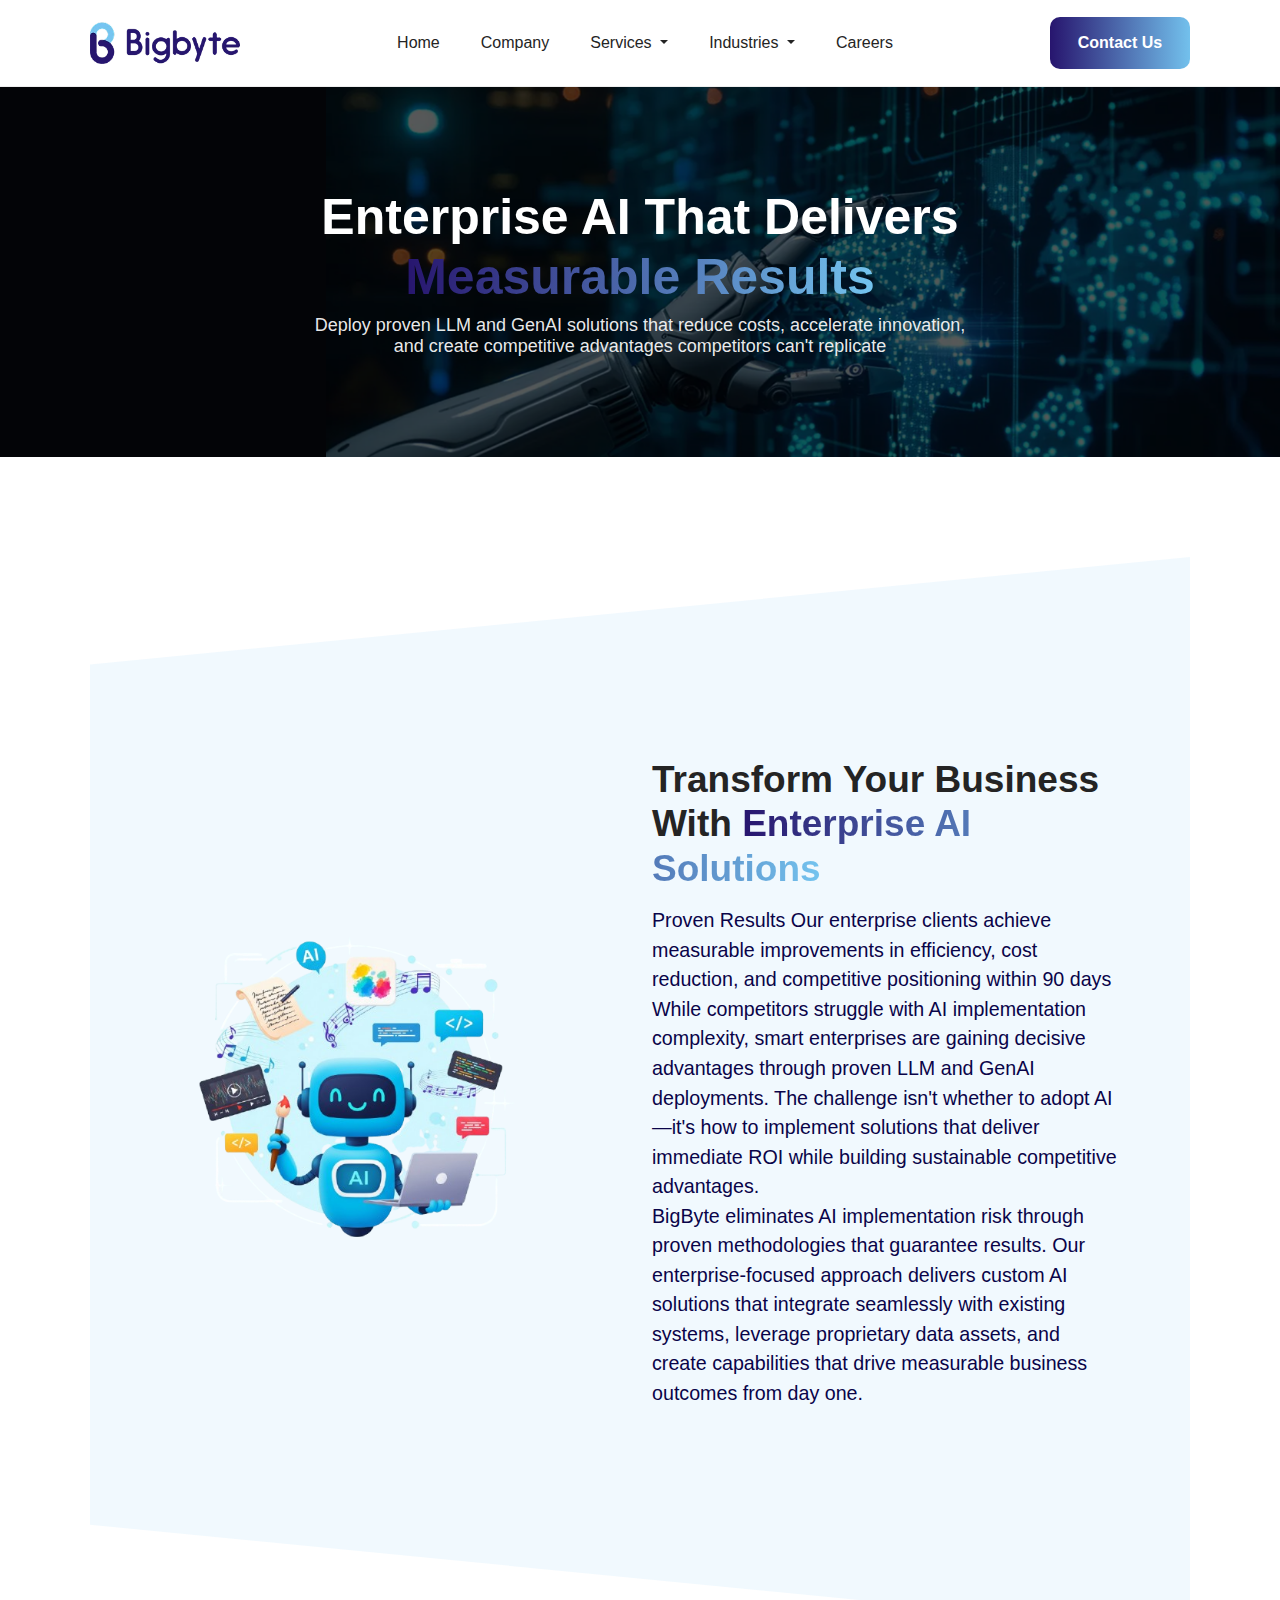
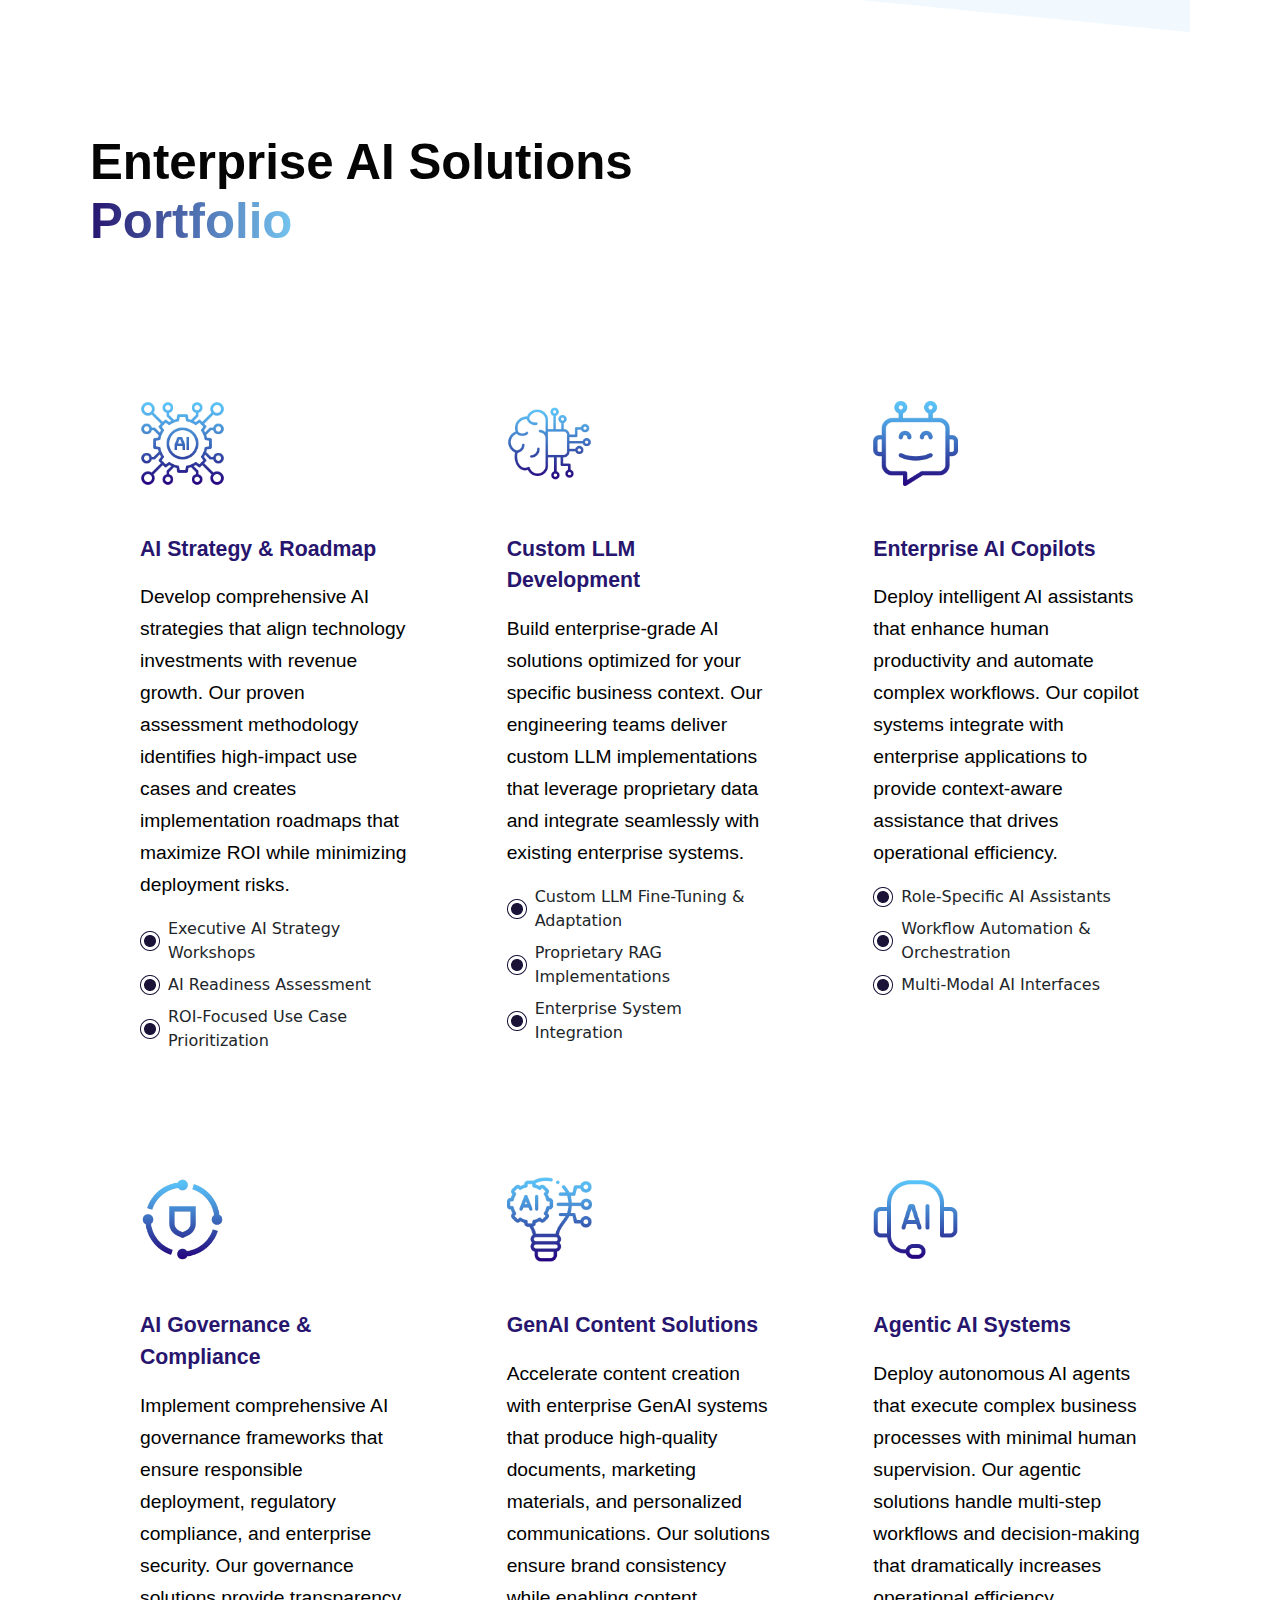
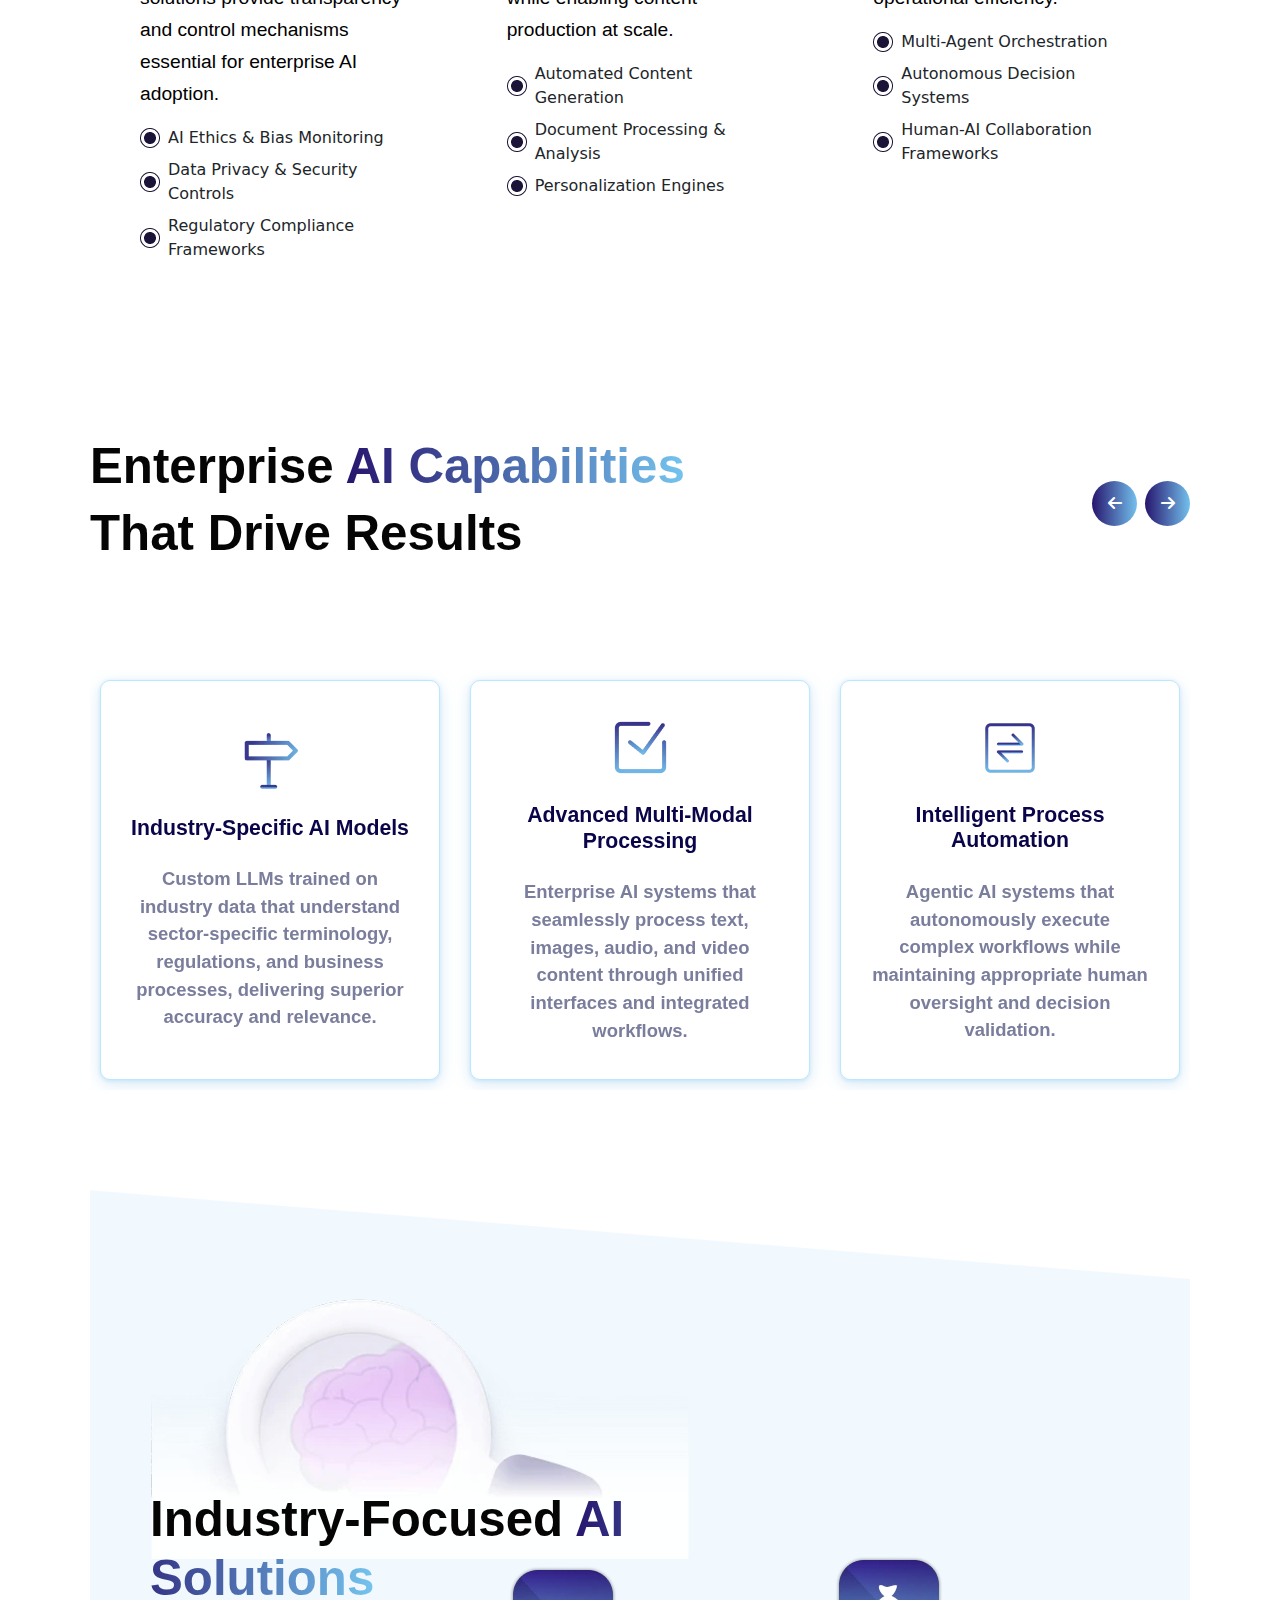
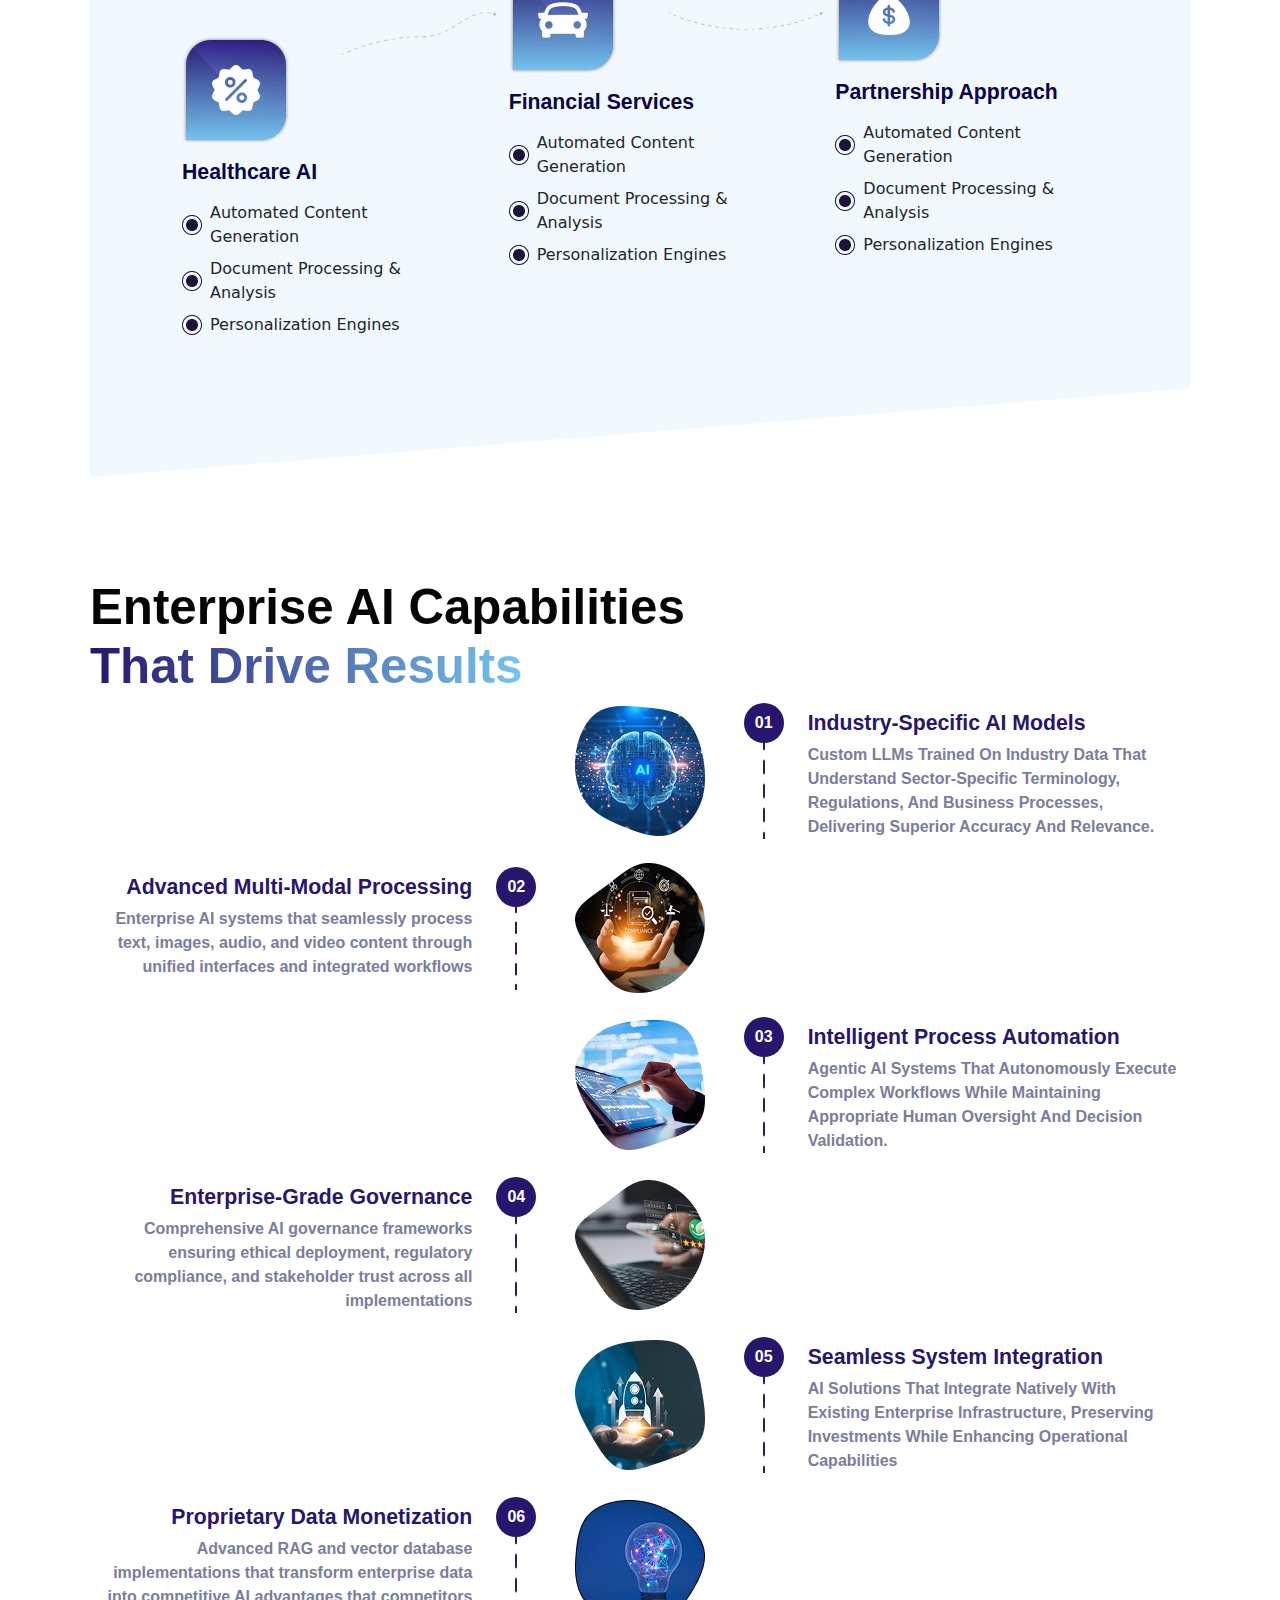
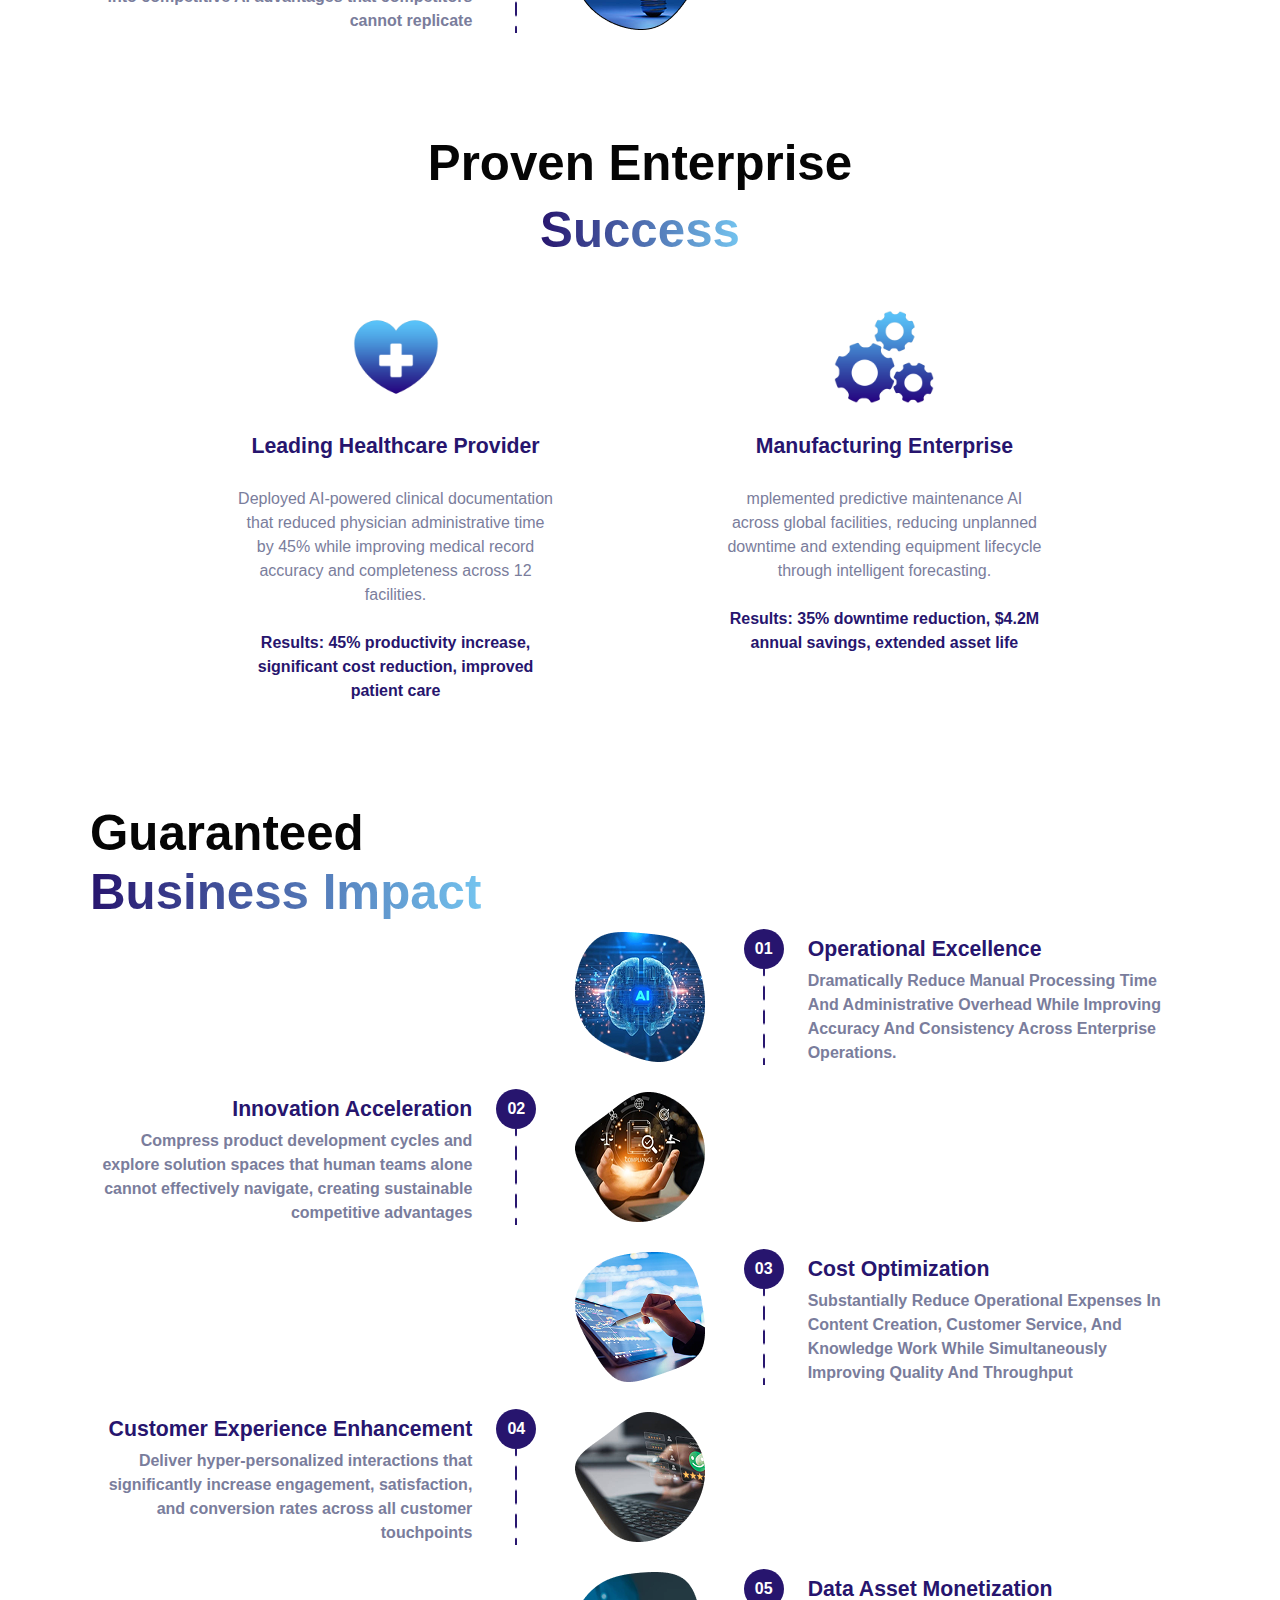
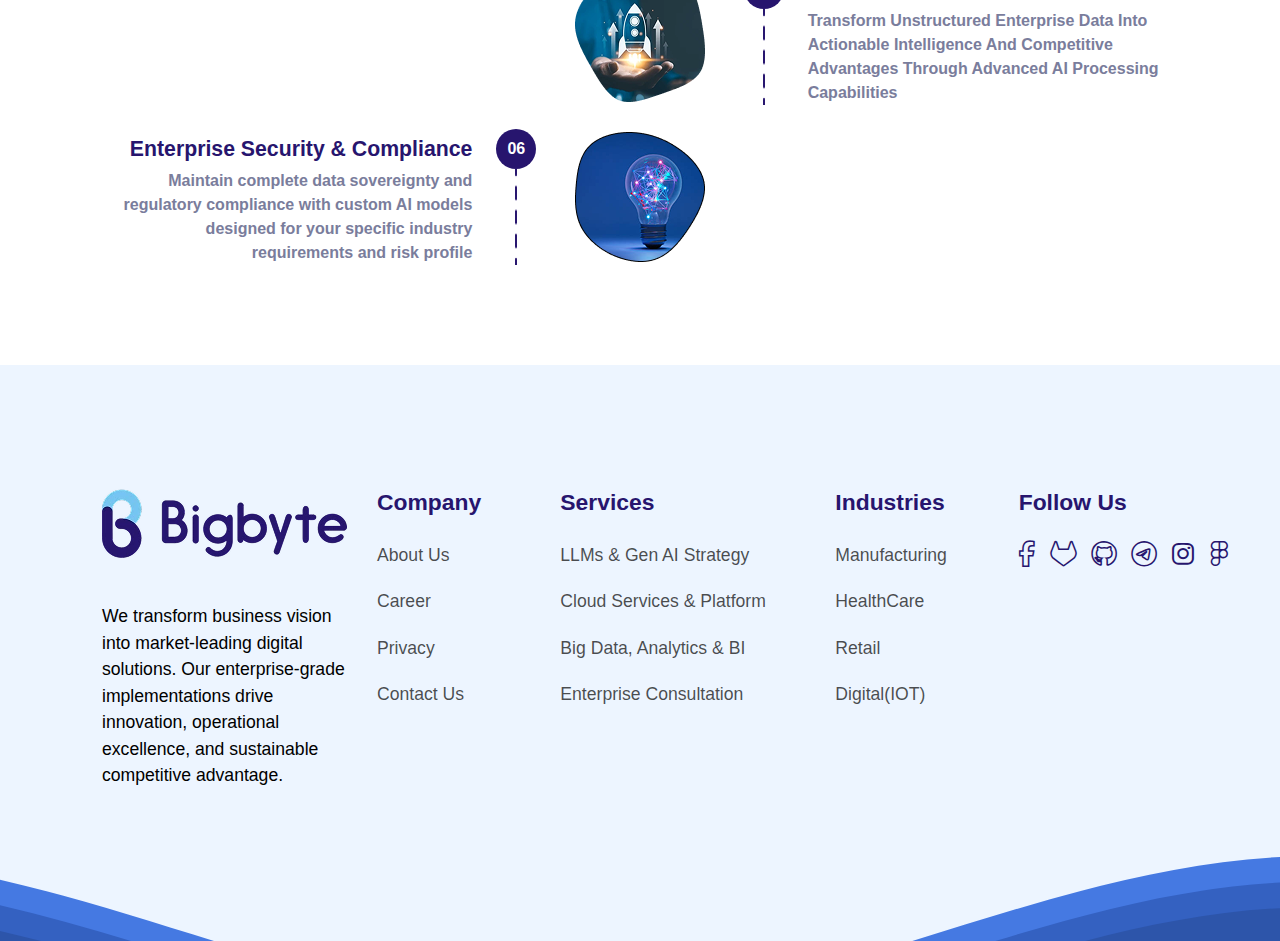
<file: llm-gen-ai.html>
<!DOCTYPE html>
<html lang="en">
  <head>
    <meta charset="UTF-8" />
    <meta name="viewport" content="width=device-width, initial-scale=1.0" />
    <title>Document</title>

    <!-- owl-carousel 
    --------------------------------------------------------------------------------- -->
    <link
      rel="stylesheet"
      href="assets/css/owlcarousel-css/owl.carousel.min.css"
    />
    <link
      rel="stylesheet"
      href="assets/css/owlcarousel-css/owl.theme.default.min.css"
    />

    <!-- bootstrap ----------------------------------------------------------------------------------- -->
    <link rel="stylesheet" href="assets/css/bootstrap-css/bootstrap.min.css" />
    <link
      rel="stylesheet"
      href="assets/css/bootstrap-css/bootstrap-reboot.min.css"
    />

    <!-- font-awesome -------------------------------------------------------------------------------- -->
    <link
      rel="stylesheet"
      href="assets/css/fontawesome/css/fontawesome.min.css"
    />
    <link rel="stylesheet" href="assets/css/fontawesome/css/brands.min.css" />
    <link rel="stylesheet" href="assets/css/fontawesome/css/solid.min.css" />

    <!-- custom css --------------------------------------------------------------------------------- -->
    <link rel="stylesheet" href="assets/css/custom-css/style.css" />
    <link rel="stylesheet" href="assets/css/custom-css/llm-gen-ai.css" />

    <!-- mediaquery --------------------------------------------------------------------------------- -->
    <link rel="stylesheet" href="assets/css/custom-css/mediaquery.css" />
  </head>
  <body>
    <!-- header -------------------------------------------------------------------------------- -->

    <header class="container-fluid" id="header">
      <div
        class="container-ctm d-flex justify-content-between align-items-center"
      >
        <div class="logo navbar-brand">
          <a href="index.html">
            <img src="assets/image/logo.webp" alt="Bigbyte Logo" />
          </a>
        </div>

        <!-- menu --------------------------------------------------------------- -->

        <nav class="navbar navbar-expand-lg">
          <div class="">
            <div class="collapse navbar-collapse" id="navbarTogglerDemo02">
              <ul class="navbar-nav me-auto mb-2 mb-lg-0">
                <li class="nav-item">
                  <a
                    class="nav-link active"
                    aria-current="page"
                    href="index.html"
                    >Home</a
                  >
                </li>
                <li class="nav-item">
                  <a class="nav-link" href="about.html">Company</a>
                </li>
                <li class="nav-item dropdown">
                  <a
                    class="nav-link dropdown-toggle"
                    href="#"
                    role="button"
                    data-bs-toggle="dropdown"
                    aria-expanded="false"
                  >
                    Services
                  </a>
                  <ul class="dropdown-menu">
                    <li>
                      <a class="dropdown-item" href="llm-gen-ai.html"
                        >LLMs & Gen AI Strategy</a
                      >
                    </li>
                    <li>
                      <a class="dropdown-item" href="cloud-service.html"
                        >Cloud Services & Platform</a
                      >
                    </li>
                    <li>
                      <a class="dropdown-item" href="big-data.html"
                        >Big Data, Analytics & BI</a
                      >
                    </li>
                    <li>
                      <a class="dropdown-item" href="enterprise.html"
                        >Enterprise Consultation</a
                      >
                    </li>
                  </ul>
                </li>

                <li class="nav-item dropdown">
                  <a
                    class="nav-link dropdown-toggle"
                    href="#"
                    role="button"
                    data-bs-toggle="dropdown"
                    aria-expanded="false"
                  >
                    Industries
                  </a>
                  <ul class="dropdown-menu">
                    <li>
                      <a class="dropdown-item" href="manufacturing.html">Manufacturing </a>
                    </li>
                    <li>
                      <a class="dropdown-item" href="healthcare.html">HealthCare </a>
                    </li>
                    <li>
                      <a class="dropdown-item" href="retail.html">Retail</a>
                    </li>
                    <li>
                      <a class="dropdown-item" href="digital.html">Digital(IOT)</a>
                    </li>
                  </ul>
                </li>
                <li class="nav-item">
                  <a class="nav-link" href="career.html">Careers</a>
                </li>
                <!-- <li class="nav-item">
                  <a class="nav-link" href="contact.html">Contact Us</a>
                </li> -->
              </ul>
            </div>
          </div>
        </nav>

        <!-- Mobile menu toogle ------------------------------------------------- -->
        <button
          class="mobile-menu-toggle"
          data-bs-toggle="offcanvas"
          href="#offcanvasExample"
          role="button"
          aria-controls="offcanvasExample"
        >
          <i class="fa-solid fa-bars"></i>
        </button>

        <!-- mobile menu overlay ------------------------------------------------- -->
        <div
          class="offcanvas offcanvas-start"
          tabindex="-1"
          id="offcanvasExample"
          aria-labelledby="offcanvasExampleLabel"
        >
          <div class="offcanvas-header">
            <!-- <h5 class="offcanvas-title" id="offcanvasExampleLabel">
              Offcanvas
            </h5> -->
            <button
              type="button"
              class="btn-close"
              data-bs-dismiss="offcanvas"
              aria-label="Close"
            ></button>
          </div>
          <div class="offcanvas-body">
            <nav
              class="navbar navbar-expand align-items-center justify-content-center"
            >
              <div class="">
                <div class="collapse navbar-collapse" id="navbarTogglerDemo02">
                  <ul
                    class="navbar-nav me-auto mb-2 mb-lg-0 d-flex flex-column align-items-center"
                  >
                    <li class="nav-item">
                      <a class="nav-link active" aria-current="page" href="#"
                        >Home</a
                      >
                    </li>
                    <li class="nav-item">
                      <a class="nav-link" href="#">Company</a>
                    </li>
                    <li class="nav-item dropdown">
                      <a
                        class="nav-link dropdown-toggle"
                        href="#"
                        role="button"
                        data-bs-toggle="dropdown"
                        aria-expanded="false"
                      >
                        Services
                      </a>
                      <ul class="dropdown-menu">
                        <li>
                          <a class="dropdown-item" href="llm-gen-ai.html"
                            >LLMs & Gen AI Strategy</a
                          >
                        </li>
                        <li>
                          <a class="dropdown-item" href="cloud-service.html"
                            >Cloud Services & Platform</a
                          >
                        </li>
                        <li>
                          <a class="dropdown-item" href="big-data.html"
                            >Big Data, Analytics & BI</a
                          >
                        </li>
                        <li>
                          <a class="dropdown-item" href="enterprise.html"
                            >Enterprise Consultation</a
                          >
                        </li>
                      </ul>
                    </li>
                    <li class="nav-item dropdown">
                      <a
                        class="nav-link dropdown-toggle"
                        href="#"
                        role="button"
                        data-bs-toggle="dropdown"
                        aria-expanded="false"
                      >
                        Industries
                      </a>
                      <ul class="dropdown-menu">
                        <li>
                          <a class="dropdown-item" href="manufacturing.html">Manufacturing </a>
                        </li>
                        <li>
                          <a class="dropdown-item" href="healthcare.html">HealthCare </a>
                        </li>
                        <li>
                          <a class="dropdown-item" href="retail.html">Retail</a>
                        </li>
                        <li>
                          <a class="dropdown-item" href="digital.html">Digital(IOT)</a>
                        </li>
                      </ul>
                    </li>
                    <li class="nav-item">
                      <a class="nav-link" href="career.html">Careers</a>
                    </li>
                    <!-- <li class="nav-item">
                      <a class="nav-link" href="contact.html">Contact Us</a>
                    </li> -->
                  </ul>
                </div>
              </div>
            </nav>
          </div>
        </div>
        <!-- side button ---------------------------------------------------------------------- -->

    <div class="btn-ctm">
  <button onclick="window.location.href='contact.html'">Contact Us</button>
</div>
      </div>
    </header>

    <!-- llm banner ------------------------------------------------------------------------------------ -->

    <section class="container-fluid" id="llm-banner">
      <div class="container-ctm row align-items-center">
        <div class="col-md-12 align-items-center banner-text">
          <h1 class="abt-hd1">
            Enterprise AI That Delivers
            <span class="spl-txt"
              > <br />
              Measurable Results</span
            >
          </h1>
          <span class="bnr-decoration"></span>
          <p class="bnr-p-txt">
            Deploy proven LLM and GenAI solutions that reduce costs, accelerate innovation,<br> and create competitive advantages competitors can't replicate 
            
          </p>
        </div>
      </div>
    </section>

    <!-- llm about section------------------------------------------------------------ -->

    <section class="container-fluid" id="about">
      <div class="container-ctm">
        <div class="row justify-content-between align-items-center gap-5">
          <div class="left col-lg-5">
            <img src="assets/image/llm-gen-image.png" alt="" srcset="" />
          </div>
          <div class="right col-lg-6">
            <h3 class="hd3 mb-3">
              Transform Your Business with
              <span class="spl-txt">Enterprise AI Solutions</span>
            </h3>
            <p class="mb-4">
              Proven Results Our enterprise clients achieve measurable
              improvements in efficiency, cost reduction, and competitive
              positioning within 90 days <br> While competitors struggle with AI
              implementation complexity, smart enterprises are gaining decisive
              advantages through proven LLM and GenAI deployments. The challenge
              isn't whether to adopt AI—it's how to implement solutions that
              deliver immediate ROI while building sustainable competitive
              advantages. <br> BigByte eliminates AI implementation risk through
              proven methodologies that guarantee results. Our
              enterprise-focused approach delivers custom AI solutions that
              integrate seamlessly with existing systems, leverage proprietary
              data assets, and create capabilities that drive measurable
              business outcomes from day one.
            </p>
            <!-- <div>
              <a class="spl-btn" href="#">Transform Your Business</a>
            </div> -->
          </div>
        </div>
      </div>
    </section>

    <!-- llm portfolio section ------------------------------------------------------- -->
    <section class="container-fluid" id="llm-portfolio">
      <div class="container-ctm">
        <h2 class="hd2">
          Enterprise AI Solutions <br /><span class="spl-txt">Portfolio </span>
        </h2>
        <div class="row bottom">
          <div class="col-md-6 col-xl-4 d-flex flex-column">
            <img
              src="assets/image/artificial-intelligence.png"
              alt=""
              srcset="" 
              class="llm-card-icon"
            />
            <p class="hd4 mb-3 mt-5">AI Strategy & Roadmap</p>
            <p class="mb-3">
              Develop comprehensive AI strategies that align technology
              investments with revenue growth. Our proven assessment methodology
              identifies high-impact use cases and creates implementation
              roadmaps that maximize ROI while minimizing deployment risks.
            </p>
            <ul>
              <li class="d-flex align-items-center gap-2 mb-2">
                <img src="assets/image/bullet2.png" alt="" srcset="" />Executive
                AI Strategy Workshops
              </li>
              <li class="d-flex align-items-center gap-2 mb-2">
                <img src="assets/image/bullet2.png" alt="" srcset="" />AI
                Readiness Assessment
              </li>
              <li class="d-flex align-items-center gap-2 mb-2">
                <img
                  src="assets/image/bullet2.png"
                  alt=""
                  srcset=""
                />ROI-Focused Use Case Prioritization
              </li>
            </ul>
          </div>
          <div class="col-md-6 col-xl-4 d-flex flex-column">
            <img
             src="assets/image/machine-learning.png"
              alt=""
              srcset=""
                class="llm-card-icon"
            />
            <p class="hd4 mb-3 mt-5">Custom LLM Development</p>
            <p class="mb-3">
              Build enterprise-grade AI solutions optimized for your specific
              business context. Our engineering teams deliver custom LLM
              implementations that leverage proprietary data and integrate
              seamlessly with existing enterprise systems.
            </p>
            <ul>
              <li class="d-flex align-items-center gap-2 mb-2">
                <img src="assets/image/bullet2.png" alt="" srcset="" />Custom
                LLM Fine-Tuning & Adaptation
              </li>
              <li class="d-flex align-items-center gap-2 mb-2">
                <img src="assets/image/bullet2.png" alt="" srcset="" />
                Proprietary RAG Implementations
              </li>
              <li class="d-flex align-items-center gap-2 mb-2">
                <img
                  src="assets/image/bullet2.png"
                  alt=""
                  srcset=""
                />Enterprise System Integration
              </li>
            </ul>
          </div>
          <div class="col-md-6 col-xl-4 d-flex flex-column">
            <img
              src="assets/image/bot.png"
              alt=""
              srcset=""
                class="llm-card-icon"
            />
            <p class="hd4 mb-3 mt-5">Enterprise AI Copilots</p>
            <p class="mb-3">
              Deploy intelligent AI assistants that enhance human productivity
              and automate complex workflows. Our copilot systems integrate with
              enterprise applications to provide context-aware assistance that
              drives operational efficiency.
            </p>
            <ul>
              <li class="d-flex align-items-center gap-2 mb-2">
                <img src="assets/image/bullet2.png" alt="" srcset="" />
                Role-Specific AI Assistants
              </li>
              <li class="d-flex align-items-center gap-2 mb-2">
                <img src="assets/image/bullet2.png" alt="" srcset="" /> Workflow
                Automation & Orchestration
              </li>
              <li class="d-flex align-items-center gap-2 mb-2">
                <img src="assets/image/bullet2.png" alt="" srcset="" />
                Multi-Modal AI Interfaces
              </li>
            </ul>
          </div>
          <div class="col-md-6 col-xl-4 d-flex flex-column">
            <img
              src="assets/image/llm-crad-icon6.png"
              alt=""
              srcset=""
                class="llm-card-icon"
            />
            <p class="hd4 mb-3 mt-5">AI Governance & Compliance</p>
            <p class="mb-3">
              Implement comprehensive AI governance frameworks that ensure
              responsible deployment, regulatory compliance, and enterprise
              security. Our governance solutions provide transparency and
              control mechanisms essential for enterprise AI adoption.
            </p>
            <ul>
              <li class="d-flex align-items-center gap-2 mb-2">
                <img src="assets/image/bullet2.png" alt="" srcset="" />AI Ethics
                & Bias Monitoring
              </li>
              <li class="d-flex align-items-center gap-2 mb-2">
                <img src="assets/image/bullet2.png" alt="" srcset="" /> Data
                Privacy & Security Controls
              </li>
              <li class="d-flex align-items-center gap-2 mb-2">
                <img src="assets/image/bullet2.png" alt="" srcset="" />
                Regulatory Compliance Frameworks
              </li>
            </ul>
          </div>
          <div class="col-md-6 col-xl-4 d-flex flex-column">
            <img
              src="assets/image/llm-crad-icon4.png"
              alt=""
              srcset=""
                class="llm-card-icon"
            />
            <p class="hd4 mb-3 mt-5">GenAI Content Solutions</p>
            <p class="mb-3">
              Accelerate content creation with enterprise GenAI systems that
              produce high-quality documents, marketing materials, and
              personalized communications. Our solutions ensure brand
              consistency while enabling content production at scale.
            </p>
            <ul>
              <li class="d-flex align-items-center gap-2 mb-2">
                <img src="assets/image/bullet2.png" alt="" srcset="" />Automated
                Content Generation
              </li>
              <li class="d-flex align-items-center gap-2 mb-2">
                <img src="assets/image/bullet2.png" alt="" srcset="" /> Document
                Processing & Analysis
              </li>
              <li class="d-flex align-items-center gap-2 mb-2">
                <img src="assets/image/bullet2.png" alt="" srcset="" />
                Personalization Engines
              </li>
            </ul>
          </div>
          <div class="col-md-6 col-xl-4 d-flex flex-column">
            <img
              src="assets/image/llm-crad-icon5.png"
              alt=""
              srcset=""
                class="llm-card-icon"
            />
            <p class="hd4 mb-3 mt-5">Agentic AI Systems</p>
            <p class="mb-3">
             Deploy autonomous AI agents that execute complex business processes with minimal human supervision. Our agentic solutions handle multi-step workflows and decision-making that dramatically increases operational efficiency.


            </p>
            <ul>
              <li class="d-flex align-items-center gap-2 mb-2">
                <img src="assets/image/bullet2.png" alt="" srcset="" />Multi-Agent Orchestration
              </li>
              <li class="d-flex align-items-center gap-2 mb-2">
                <img src="assets/image/bullet2.png" alt="" srcset="" /> Autonomous Decision Systems
              </li>
              <li class="d-flex align-items-center gap-2 mb-2">
                <img src="assets/image/bullet2.png" alt="" srcset="" />
                Human-AI Collaboration Frameworks
              </li>
            </ul>
          </div>
        </div>
      </div>
    </section>

    <!-- package ----------------------------------------------------------------------------------- -->

    <section class="container-fluid" id="package">
      <div class="container-ctm">
        <div class="top d-flex justify-content-between align-items-center">
          <div class="left">
            <h2 class="hd2">
              Enterprise <span class="spl-txt">AI Capabilities</span>
            </h2>
            <h2 class="hd2">That Drive Results</h2>
          </div>
          <div class="right d-flex gap-2" id="package-carousel-nav">
            <div
              class="d-flex justify-content-center align-items-center"
              id="package-nav-left"
            >
              <i class="fa-solid fa-arrow-left"></i>
            </div>
            <div
              class="d-flex justify-content-center align-items-center"
              id="package-nav-right"
            >
              <i class="fa-solid fa-arrow-right"></i>
            </div>
          </div>
        </div>
        <div class="owl-carousel owl-theme package-slider bottom">
          <div class="item">
            <div
              class="card-ctm d-flex flex-column justify-content-center align-items-center"
            >
              <img
                src="assets/image/package-icon-1.webp"
                class="mb-4"
                srcset=""
              />
              <h4 class="hd4 text-center mb-4">Industry-Specific AI Models</h4>
              <p class="card-txt text-center">
                Custom LLMs trained on industry data that understand
                sector-specific terminology, regulations, and business
                processes, delivering superior accuracy and relevance.
              </p>
            </div>
          </div>
          <div class="item">
            <div
              class="card-ctm d-flex flex-column justify-content-center align-items-center"
            >
              <img
                src="assets/image/package-icon-2.webp"
                class="mb-4"
                srcset=""
              />
              <h4 class="hd4 text-center mb-4">
                Advanced Multi-Modal Processing
              </h4>
              <p class="card-txt text-center">
                Enterprise AI systems that seamlessly process text, images,
                audio, and video content through unified interfaces and
                integrated workflows.
              </p>
            </div>
          </div>
          <div class="item">
            <div
              class="card-ctm d-flex flex-column justify-content-center align-items-center"
            >
              <img
                src="assets/image/package-icon-3.webp"
                class="mb-4"
                srcset=""
              />
              <h4 class="hd4 text-center mb-4">
                Intelligent Process Automation
              </h4>
              <p class="card-txt text-center">
                Agentic AI systems that autonomously execute complex workflows
                while maintaining appropriate human oversight and decision
                validation.
              </p>
            </div>
          </div>
          <div class="item">
            <div
              class="card-ctm d-flex flex-column justify-content-center align-items-center"
            >
              <img
                src="assets/image/package-icon-4.webp"
                class="mb-4"
                srcset=""
              />
              <h4 class="hd4 text-center mb-4">Enterprise-Grade Governance</h4>
              <p class="card-txt text-center">
                Comprehensive AI governance frameworks ensuring ethical
                deployment, regulatory compliance, and stakeholder trust across
                all implementations.
              </p>
            </div>
          </div>
          <div class="item">
            <div
              class="card-ctm d-flex flex-column justify-content-center align-items-center"
            >
              <img
                src="assets/image/package-icon-5.webp"
                class="mb-4"
                srcset=""
              />
              <h4 class="hd4 text-center mb-4">Seamless System Integration</h4>
              <p class="card-txt text-center">
                AI solutions that integrate natively with existing enterprise
                infrastructure, preserving investments while enhancing
                operational capabilities.
              </p>
            </div>
          </div>
          <div class="item">
            <div
              class="card-ctm d-flex flex-column justify-content-center align-items-center"
            >
              <img
                src="assets/image/package-icon-6.webp"
                class="mb-4"
                srcset=""
              />
              <h4 class="hd4 text-center mb-4">
                Proprietary Data Monetization
              </h4>
              <p class="card-txt text-center">
                Advanced RAG and vector database implementations that transform
                enterprise data into competitive AI advantages that competitors
                cannot replicate.
              </p>
            </div>
          </div>
        </div>
      </div>
    </section>

    <!-- values ------------------------------------------------------------------------------------- -->

    <section class="container-fluid" id="values">
      <div class="container-ctm">
        <div class="">
          <div class="top">
            <img src="assets/image/values-top-img.webp" alt="" srcset="" />
            <h2 class="hd2">
              Industry-Focused
              <span class="spl-txt">AI Solutions</span>
            </h2>
          </div>
          <div class="bottom row align-items-end">
            <div class="col-md-6 col-xl-4 g-3">
              <div class="card-ctm card1 p-4 ">
                <img src="assets/image/values-icon-1.webp" alt="" srcset="" />
                <h4 class="hd4 mt-3 mb-3">Healthcare AI</h4>
                <p></p>
                <ul>
                  <li class="d-flex align-items-center gap-2 mb-2">
                    <img
                      src="assets/image/bullet2.png"
                      alt=""
                      srcset=""
                    />Automated Content Generation
                  </li>
                  <li class="d-flex align-items-center gap-2 mb-2">
                    <img src="assets/image/bullet2.png" alt="" srcset="" />
                    Document Processing & Analysis
                  </li>
                  <li class="d-flex align-items-center gap-2 mb-2">
                    <img src="assets/image/bullet2.png" alt="" srcset="" />
                    Personalization Engines
                  </li>
                </ul>

                <img
                  class="arrow"
                  src="assets/image/arrow-1.webp"
                  alt=""
                  srcset=""
                />
              </div>
            </div>
            <div class="col-md-6 col-xl-4 g-3">
              <div class="card-ctm card2 p-4 ">
                <img src="assets/image/values-icon-2.webp" alt="" srcset="" />
                <h4 class="hd4 mt-3 mb-3">Financial Services</h4>
                <p></p>
                <ul>
                  <li class="d-flex align-items-center gap-2 mb-2">
                    <img
                      src="assets/image/bullet2.png"
                      alt=""
                      srcset=""
                    />Automated Content Generation
                  </li>
                  <li class="d-flex align-items-center gap-2 mb-2">
                    <img src="assets/image/bullet2.png" alt="" srcset="" />
                    Document Processing & Analysis
                  </li>
                  <li class="d-flex align-items-center gap-2 mb-2">
                    <img src="assets/image/bullet2.png" alt="" srcset="" />
                    Personalization Engines
                  </li>
                </ul>

                <img
                  class="arrow"
                  src="assets/image/arrow-2.webp"
                  alt=""
                  srcset=""
                />
              </div>
            </div>
            <div class="col-md-6 col-xl-4 g-3">
              <div class="card-ctm card3 p-4 ">
                <img src="assets/image/values-icon-3.webp" alt="" srcset="" />
                <h4 class="hd4 mt-3 mb-3">Partnership Approach</h4>
                <p></p>
                <ul>
                  <li class="d-flex align-items-center gap-2 mb-2">
                    <img
                      src="assets/image/bullet2.png"
                      alt=""
                      srcset=""
                    />Automated Content Generation
                  </li>
                  <li class="d-flex align-items-center gap-2 mb-2">
                    <img src="assets/image/bullet2.png" alt="" srcset="" />
                    Document Processing & Analysis
                  </li>
                  <li class="d-flex align-items-center gap-2 mb-2">
                    <img src="assets/image/bullet2.png" alt="" srcset="" />
                    Personalization Engines
                  </li>
                </ul>

                <!-- <img
                  class="arrow"
                  src="assets/image/arrow-1.webp"
                  alt=""
                  srcset=""
                /> -->
              </div>
            </div>
            <!-- <div class="col-md-6 col-xl-3 g-3">
              <div class="card-ctm card4 p-4 text-center">
                <img src="assets/image/values-icon-3.webp" alt="" srcset="" />
                <h4 class="hd4 mt-3 mb-3">Your Success First</h4>
                <p>
                  Your business goals drive every decision we make. We measure
                  our success by your results—increased revenue, reduced costs,
                  improved efficiency, and market leadership. When you win, we
                  win.
                </p>
              </div>
            </div> -->
          </div>
        </div>
      </div>
    </section>



         <!-- llm-impact section ---------------------------------------------------------------- -->

    <section class="container-fluid" id="llm-impact">
      <div class="container-ctm">
        <h2 class="hd2">
        Enterprise AI Capabilities <br /><span class="spl-txt"
            >That Drive Results
          </span>
        </h2>
        <div class="buttom-wrap">
          <div class="row align-items-center justify-content-center mb-4">
            <div class="col-lg-5"></div>
            <div class="col-lg-2 col-md-3 d-flex justify-content-center">
              <img src="assets/image/line-icon6.png" alt="" srcset="" />
            </div>
            <div class="col-lg-5 col-md-9 content">
              <div class="d-flex align-items-center">
                <div class="num me-4">
                  <p>01</p>
                </div>
                <p class="hd4">Industry-Specific AI Models</p>
              </div>
              <div class="d-flex">
                <div class="num-txt me-4">
                  <img src="assets/image/line.png" alt="" srcset="" />
                </div>
                <p class="hd4">
               Custom LLMs trained on industry data that understand sector-specific terminology, regulations, and business processes, delivering superior accuracy and relevance.
              </p>
              </div>
            </div>
          </div>
          <div
            class="row align-items-center justify-content-center flex-row-reverse mb-4"
          >
            <div class="col-lg-5"></div>
            <div class="col-lg-2 col-md-3 d-flex justify-content-center">
              <img src="assets/image/line-icon15.png" alt="" srcset="" />
            </div>
            <div class="col-lg-5 col-md-9 content">
              <div class="d-flex align-items-center flex-row-reverse">
                <div class="num ms-4">
                  <p>02</p>
                </div>
                <p class="hd4">Advanced Multi-Modal Processing</p>
              </div>
              <div class="d-flex flex-row-reverse">
                <div class="num-txt ms-4">
                  <img src="assets/image/line.png" alt="" srcset="" />
                </div>
                <p class="text-end">
                Enterprise AI systems that seamlessly process text, images, audio, and video content through unified interfaces and integrated workflows
                </p>
              </div>
            </div>
          </div>
          <div class="row align-items-center justify-content-center mb-4">
            <div class="col-lg-5"></div>
            <div class="col-lg-2 col-md-3 d-flex justify-content-center">
              <img src="assets/image/line-icon4.png" alt="" srcset="" />
            </div>
            <div class="col-lg-5 col-md-9 content">
              <div class="d-flex align-items-center">
                <div class="num me-4">
                  <p>03</p>
                </div>
                <p class="hd4">Intelligent Process Automation</p>
              </div>
              <div class="d-flex">
                <div class="num-txt me-4">
                  <img src="assets/image/line.png" alt="" srcset="" />
                </div>
                <p class="hd4">
              Agentic AI systems that autonomously execute complex workflows while maintaining appropriate human oversight and decision validation.
                </p>
              </div>
            </div>
          </div>
          <div
            class="row align-items-center justify-content-center flex-row-reverse mb-4"
          >
            <div class="col-lg-5"></div>
            <div class="col-lg-2 col-md-3 d-flex justify-content-center">
              <img src="assets/image/line-icon3.png" alt="" srcset="" />
            </div>
            <div class="col-lg-5 col-md-9 content">
              <div class="d-flex align-items-center flex-row-reverse">
                <div class="num ms-4">
                  <p>04</p>
                </div>
                <p class="hd4">Enterprise-Grade Governance</p>
              </div>
              <div class="d-flex flex-row-reverse">
                <div class="num-txt ms-4">
                  <img src="assets/image/line.png" alt="" srcset="" />
                </div>
                <p class="text-end">
              Comprehensive AI governance frameworks ensuring ethical deployment, regulatory compliance, and stakeholder trust across all implementations
                </p>
              </div>
            </div>
          </div>
          <div class="row align-items-center justify-content-center mb-4">
            <div class="col-lg-5"></div>
            <div class="col-lg-2 col-md-3 d-flex justify-content-center">
              <img src="assets/image/line-icon2.png" alt="" srcset="" />
            </div>
            <div class="col-lg-5 col-md-9 content">
              <div class="d-flex align-items-center">
                <div class="num me-4">
                  <p>05</p>
                </div>
                <p class="hd4">Seamless System Integration</p>
              </div>
              <div class="d-flex">
                <div class="num-txt me-4">
                  <img src="assets/image/line.png" alt="" srcset="" />
                </div>
                <p class="hd4">
                  AI solutions that integrate natively with existing enterprise infrastructure, preserving investments while enhancing operational capabilities
              </div>
            </div>
          </div>
          <div
            class="row align-items-center justify-content-center flex-row-reverse mb-4"
          >
            <div class="col-lg-5"></div>
            <div class="col-lg-2 col-md-3 d-flex justify-content-center">
              <img src="assets/image/line-icon1.png" alt="" srcset="" />
            </div>
            <div class="col-lg-5 col-md-9 content">
              <div class="d-flex align-items-center flex-row-reverse">
                <div class="num ms-4">
                  <p>06</p>
                </div>
                <p class="hd4">Proprietary Data Monetization</p>
              </div>
              <div class="d-flex flex-row-reverse">
                <div class="num-txt ms-4">
                  <img src="assets/image/line.png" alt="" srcset="" />
                </div>
                <p class="text-end">
              Advanced RAG and vector database implementations that transform enterprise data into competitive AI advantages that competitors cannot replicate
                </p>
              </div>
            </div>
          </div>
   
           </div>
         
        </div>
      </div>
    </section>


     <!-- llm success section ------------------------------------------------------------ -->

    <section class="container-fluid" id="llm-success">
      <div class="container-ctm">
        <h2 class="hd2 text-center">Proven Enterprise</h2>
        <h2 class="hd2 text-center mb-5">
          <span class="spl-txt">Success</span>
        </h2>
        <div class="row justify-content-evenly g-5">
          <div
            class="col-md-5 col-xl-4 d-flex flex-column align-items-center success-card"
          >
            <div class="success-img mb-4">
              <span class="success-icon"
                ><img class="health-icon" src="assets/image/medical.png">
              </span>
            </div>
            <p class="hd4 mb-4">Leading Healthcare Provider</p>
            <p class="mb-4">
              Deployed AI-powered clinical documentation that reduced physician
              administrative time by 45% while improving medical record accuracy
              and completeness across 12 facilities.
            </p>
            <p>
              Results: 45% productivity increase, significant cost reduction,
              improved patient care
            </p>
          </div>
          <div
            class="col-md-5 col-xl-4 d-flex flex-column align-items-center success-card"
          >
            <div class="success-img mb-4">
              <span class="success-icon"
                >   <span class="success-icon"
                ><img class="health-icon" src="assets/image/automation.png">
              </span>
              </span>
            </div>
            <p class="hd4 mb-4">Manufacturing Enterprise</p>
            <p class="mb-4">
              mplemented predictive maintenance AI across global facilities,
              reducing unplanned downtime and extending equipment lifecycle
              through intelligent forecasting.
            </p>
            <p>
              Results: 35% downtime reduction, $4.2M annual savings, extended
              asset life
            </p>
          </div>
        </div>
      </div>
    </section>

             <!-- llm-impact section ---------------------------------------------------------------- -->

    <section class="container-fluid" id="llm-impact">
      <div class="container-ctm">
        <h2 class="hd2">
        Guaranteed  <br /><span class="spl-txt"
            >Business Impact
          </span>
        </h2>
        <div class="buttom-wrap">
          <div class="row align-items-center justify-content-center mb-4">
            <div class="col-lg-5"></div>
            <div class="col-lg-2 col-md-3 d-flex justify-content-center">
              <img src="assets/image/line-icon6.png" alt="" srcset="" />
            </div>
            <div class="col-lg-5 col-md-9 content">
              <div class="d-flex align-items-center">
                <div class="num me-4">
                  <p>01</p>
                </div>
                <p class="hd4">Operational Excellence</p>
              </div>
              <div class="d-flex">
                <div class="num-txt me-4">
                  <img src="assets/image/line.png" alt="" srcset="" />
                </div>
                <p class="hd4">
               Dramatically reduce manual processing time and administrative overhead while improving accuracy and consistency across enterprise operations.
              </p>
              </div>
            </div>
          </div>
          <div
            class="row align-items-center justify-content-center flex-row-reverse mb-4"
          >
            <div class="col-lg-5"></div>
            <div class="col-lg-2 col-md-3 d-flex justify-content-center">
              <img src="assets/image/line-icon15.png" alt="" srcset="" />
            </div>
            <div class="col-lg-5 col-md-9 content">
              <div class="d-flex align-items-center flex-row-reverse">
                <div class="num ms-4">
                  <p>02</p>
                </div>
                <p class="hd4">Innovation Acceleration</p>
              </div>
              <div class="d-flex flex-row-reverse">
                <div class="num-txt ms-4">
                  <img src="assets/image/line.png" alt="" srcset="" />
                </div>
                <p class="text-end">
                Compress product development cycles and explore solution spaces that human teams alone cannot effectively navigate, creating sustainable competitive advantages
                </p>
              </div>
            </div>
          </div>
          <div class="row align-items-center justify-content-center mb-4">
            <div class="col-lg-5"></div>
            <div class="col-lg-2 col-md-3 d-flex justify-content-center">
              <img src="assets/image/line-icon4.png" alt="" srcset="" />
            </div>
            <div class="col-lg-5 col-md-9 content">
              <div class="d-flex align-items-center">
                <div class="num me-4">
                  <p>03</p>
                </div>
                <p class="hd4">Cost Optimization</p>
              </div>
              <div class="d-flex">
                <div class="num-txt me-4">
                  <img src="assets/image/line.png" alt="" srcset="" />
                </div>
                <p class="hd4">
             Substantially reduce operational expenses in content creation, customer service, and knowledge work while simultaneously improving quality and throughput
                </p>
              </div>
            </div>
          </div>
          <div
            class="row align-items-center justify-content-center flex-row-reverse mb-4"
          >
            <div class="col-lg-5"></div>
            <div class="col-lg-2 col-md-3 d-flex justify-content-center">
              <img src="assets/image/line-icon3.png" alt="" srcset="" />
            </div>
            <div class="col-lg-5 col-md-9 content">
              <div class="d-flex align-items-center flex-row-reverse">
                <div class="num ms-4">
                  <p>04</p>
                </div>
                <p class="hd4">Customer Experience Enhancement</p>
              </div>
              <div class="d-flex flex-row-reverse">
                <div class="num-txt ms-4">
                  <img src="assets/image/line.png" alt="" srcset="" />
                </div>
                <p class="text-end">
             Deliver hyper-personalized interactions that significantly increase engagement, satisfaction, and conversion rates across all customer touchpoints
                </p>
              </div>
            </div>
          </div>
          <div class="row align-items-center justify-content-center mb-4">
            <div class="col-lg-5"></div>
            <div class="col-lg-2 col-md-3 d-flex justify-content-center">
              <img src="assets/image/line-icon2.png" alt="" srcset="" />
            </div>
            <div class="col-lg-5 col-md-9 content">
              <div class="d-flex align-items-center">
                <div class="num me-4">
                  <p>05</p>
                </div>
                <p class="hd4">Data Asset Monetization</p>
              </div>
              <div class="d-flex">
                <div class="num-txt me-4">
                  <img src="assets/image/line.png" alt="" srcset="" />
                </div>
                <p class="hd4">
                Transform unstructured enterprise data into actionable intelligence and competitive advantages through advanced AI processing capabilities
              </div>
            </div>
          </div>
          <div
            class="row align-items-center justify-content-center flex-row-reverse mb-4"
          >
            <div class="col-lg-5"></div>
            <div class="col-lg-2 col-md-3 d-flex justify-content-center">
              <img src="assets/image/line-icon1.png" alt="" srcset="" />
            </div>
            <div class="col-lg-5 col-md-9 content">
              <div class="d-flex align-items-center flex-row-reverse">
                <div class="num ms-4">
                  <p>06</p>
                </div>
                <p class="hd4">Enterprise Security & Compliance</p>
              </div>
              <div class="d-flex flex-row-reverse">
                <div class="num-txt ms-4">
                  <img src="assets/image/line.png" alt="" srcset="" />
                </div>
                <p class="text-end">
              Maintain complete data sovereignty and regulatory compliance with custom AI models designed for your specific industry requirements and risk profile
                </p>
              </div>
            </div>
          </div>
   
           </div>
         
        </div>
      </div>
    </section>


    <!-- footer -------------------------------------------------------------------------------------- -->
    <footer class="containerfluid" id="footer">
      <div class="container-ctm row g-4">
        <div class="footer-col-1 col-xl-3 col-md-6 col-12">
          <a href="index.html">
            <img src="assets/image/logo.webp" alt="" srcset=""
          /></a>
          <p>
            We transform business vision into market-leading digital solutions.
            Our enterprise-grade implementations drive innovation, operational
            excellence, and sustainable competitive advantage.
          </p>
        </div>
        <div class="footer-col-2 col-xl-2 col-md-4 col-6">
          <h5 class="hd5">Company</h5>
          <ul>
            <li><a href="about.html">About Us</a></li>
            <li><a href="career.html">Career</a></li>
            <li><a href="#">Privacy</a></li>
            <li><a href="contact.html">Contact Us</a></li>
          </ul>
        </div>
        <div class="footer-col-3 col-xl-3 col-md-5 col-12">
          <h5 class="hd5">Services</h5>
          <ul>
            <li><a href="llm-gen-ai.html">LLMs & Gen AI Strategy</a></li>
            <li><a href="cloud-service.html">Cloud Services & Platform</a></li>
            <li><a href="big-data.html">Big Data, Analytics & BI</a></li>
            <li><a href="enterprise.html">Enterprise Consultation</a></li>
           </ul>
        </div>
        <div class="footer-col-4 col-xl-2 col-md-3 col-6">
          <h5 class="hd5">Industries</h5>
          <ul>
            <li><a href="manufacturing.html">Manufacturing </a></li>
            <li><a href="healthcare.html">HealthCare</a></li>
            <li><a href="retail.html">Retail</a></li>
            <li><a href="digital.html">Digital(IOT)</a></li>
            </ul>
        </div>
        <div class="footer-col-5 col-xl-2 col-md-6">
          <h5 class="hd5">Follow Us</h5>
          <ul class="d-flex align-items-center">
            <li class="me-3">
              <a href=""><i class="fa-brands fa-facebook-f"></i></a>
            </li>
            <li class="me-3">
              <a href=""><i class="fa-brands fa-gitlab"></i></a>
            </li>
            <li class="me-3">
              <a href=""><i class="fa-brands fa-github"></i></a>
            </li>
            <li class="me-3">
              <a href=""><i class="fa-brands fa-telegram"></i></a>
            </li>
            <li class="me-3">
              <a href=""><i class="fa-brands fa-instagram"></i></a>
            </li>
            <li>
              <a href=""><i class="fa-brands fa-figma"></i></a>
            </li>
          </ul>
        </div>
      </div>
      <div class="footer-bottom">
        <svg
          class="editorial"
          xmlns="http://www.w3.org/2000/svg"
          xmlns:xlink="http://www.w3.org/1999/xlink"
          viewBox="0 24 150 12"
          preserveAspectRatio="none"
        >
          <defs>
            <path
              id="gentle-wave"
              d="M-160 44c30 0 
    58-18 88-18s
    58 18 88 18 
    58-18 88-18 
    58 18 88 18
    58 18 88 18
    v44h-352z"
            />
          </defs>
          <g class="parallax">
            <use xlink:href="#gentle-wave" x="50" y="0" fill="#4579e2" />
            <use xlink:href="#gentle-wave" x="50" y="3" fill="#3461c1" />
            <use xlink:href="#gentle-wave" x="50" y="6" fill="#2d55aa" />
          </g>
        </svg>
      </div>
    </footer>


    <!-- javascript --------------------------------------------------------------------------------- -->

    <!-- jquery ------------------------------------------------------------------------------------- -->
    <script src="assets/js/jquery-js/jquery-3.7.1.min.js"></script>

    <!-- counter js ---------------------------------------------------- -->
    <script src="assets/js/counter-js/jquery.countup.min.js"></script>
    <script src="assets/js/counter-js/jquery.waypoints.min.js"></script>

    <!-- bootstrap ----------------------------------------------------------------------------------- -->
    <script src="assets/js/bootstrap-js/bootstrap.bundle.min.js"></script>

    <!-- owl-carousel --------------------------------------------------------------------------------- -->
    <script src="assets/js/owlcarousel-js/owl.carousel.min.js"></script>

    <!-- custom js------------------------------------------------------------------------------------ -->
    <script src="assets/js/custom-js/script.js"></script>
  </body>
</html>
</file>
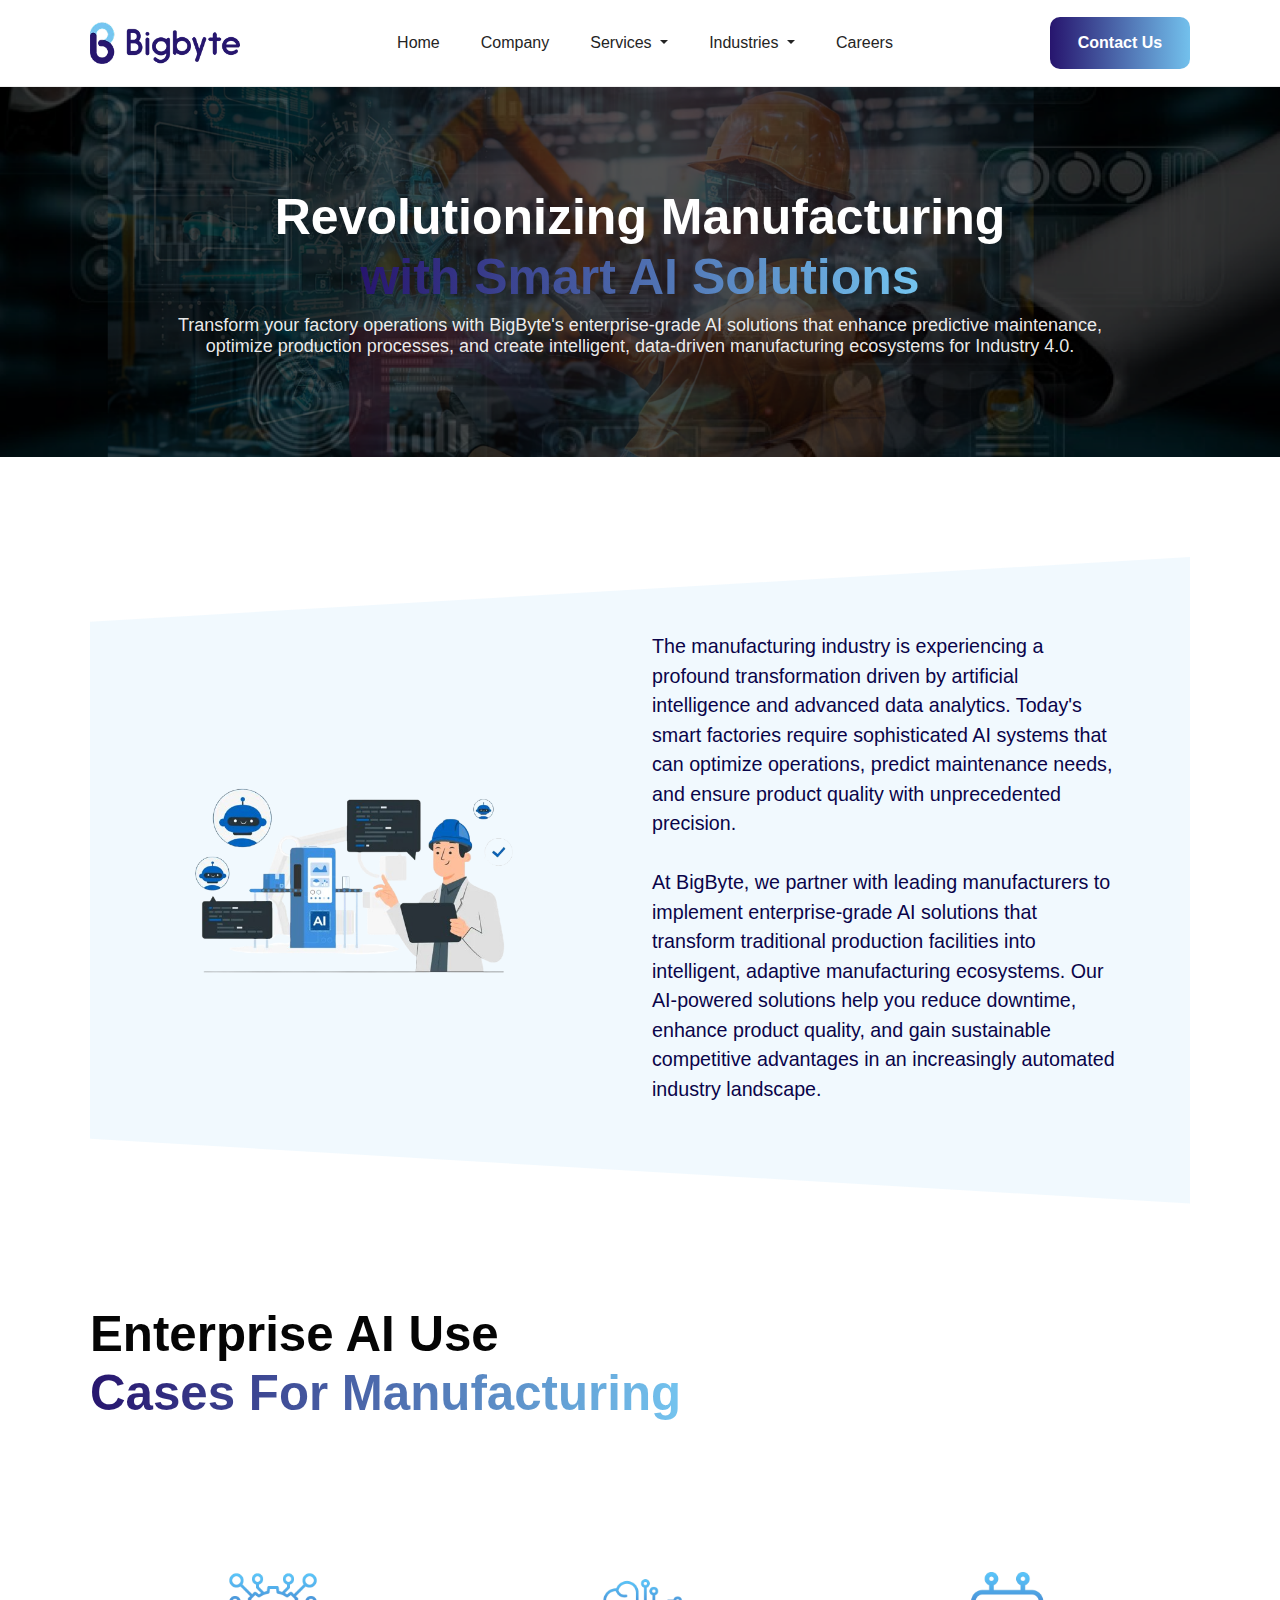
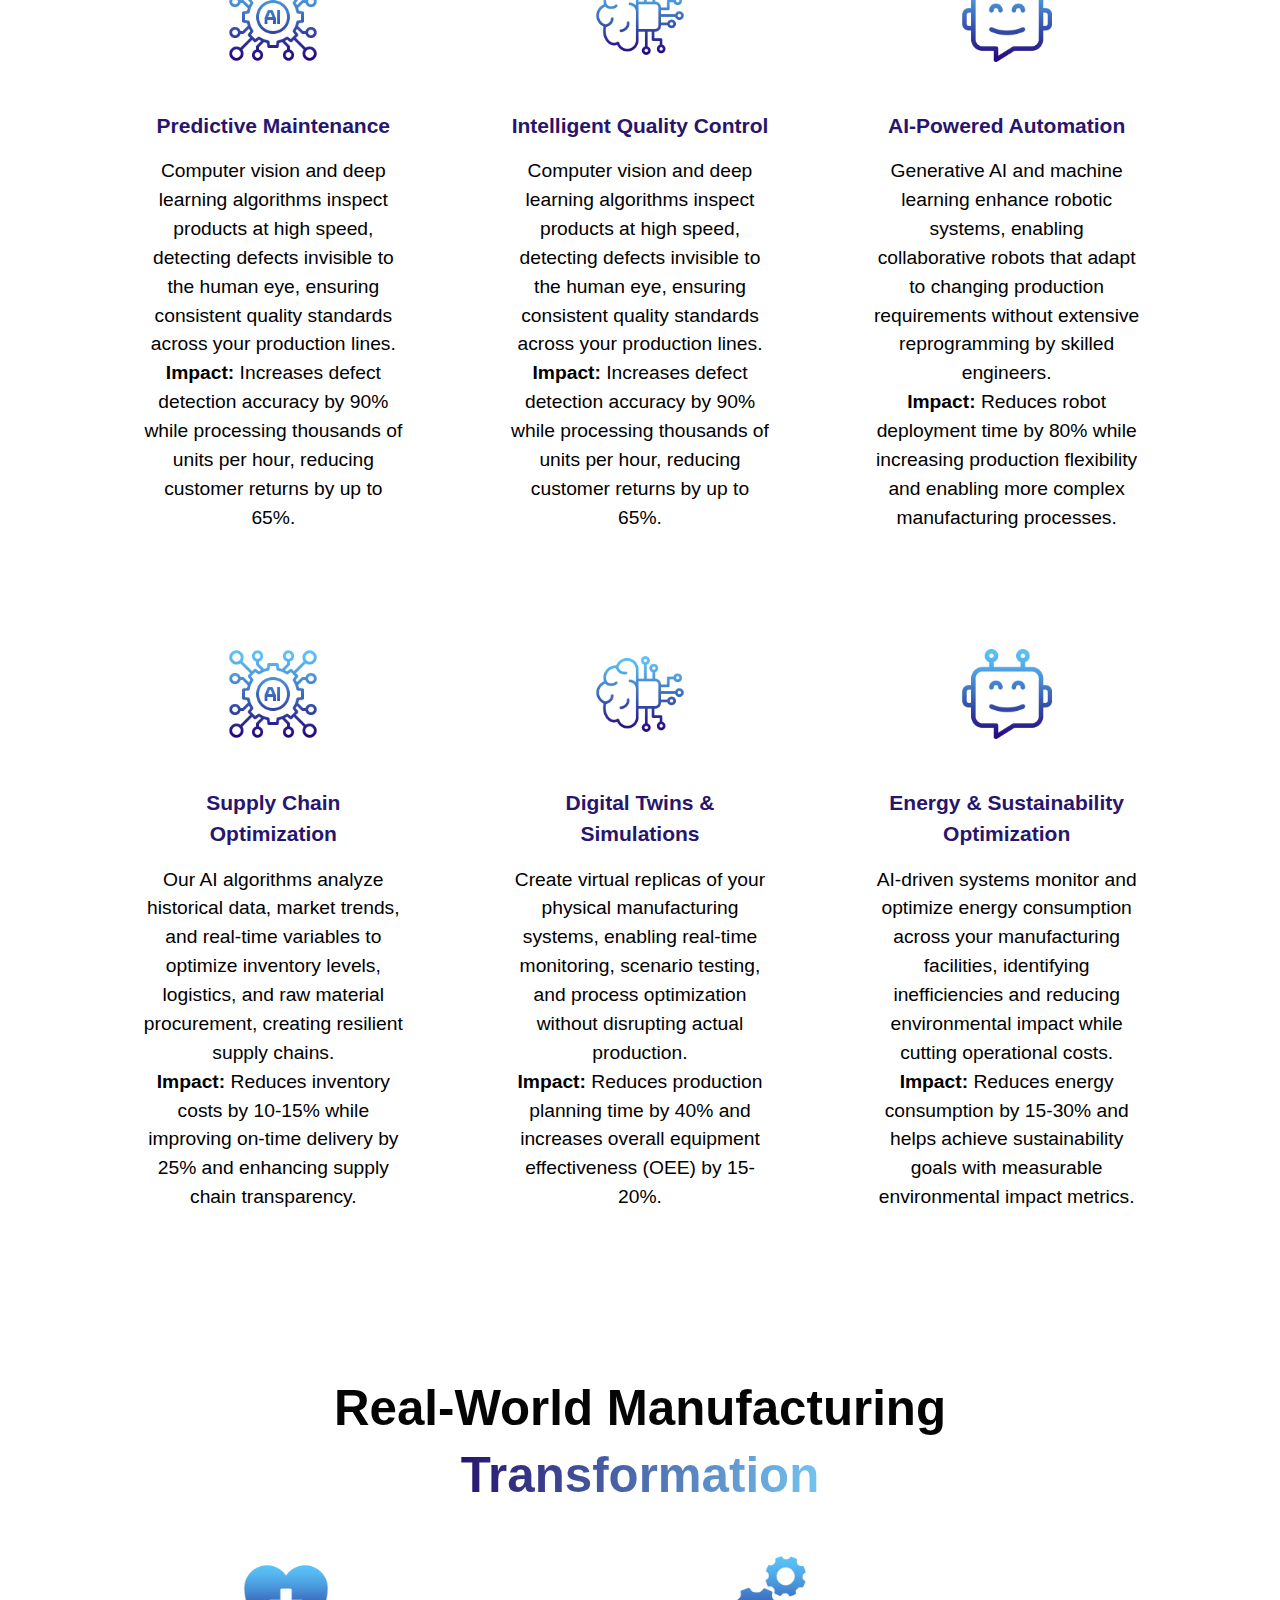
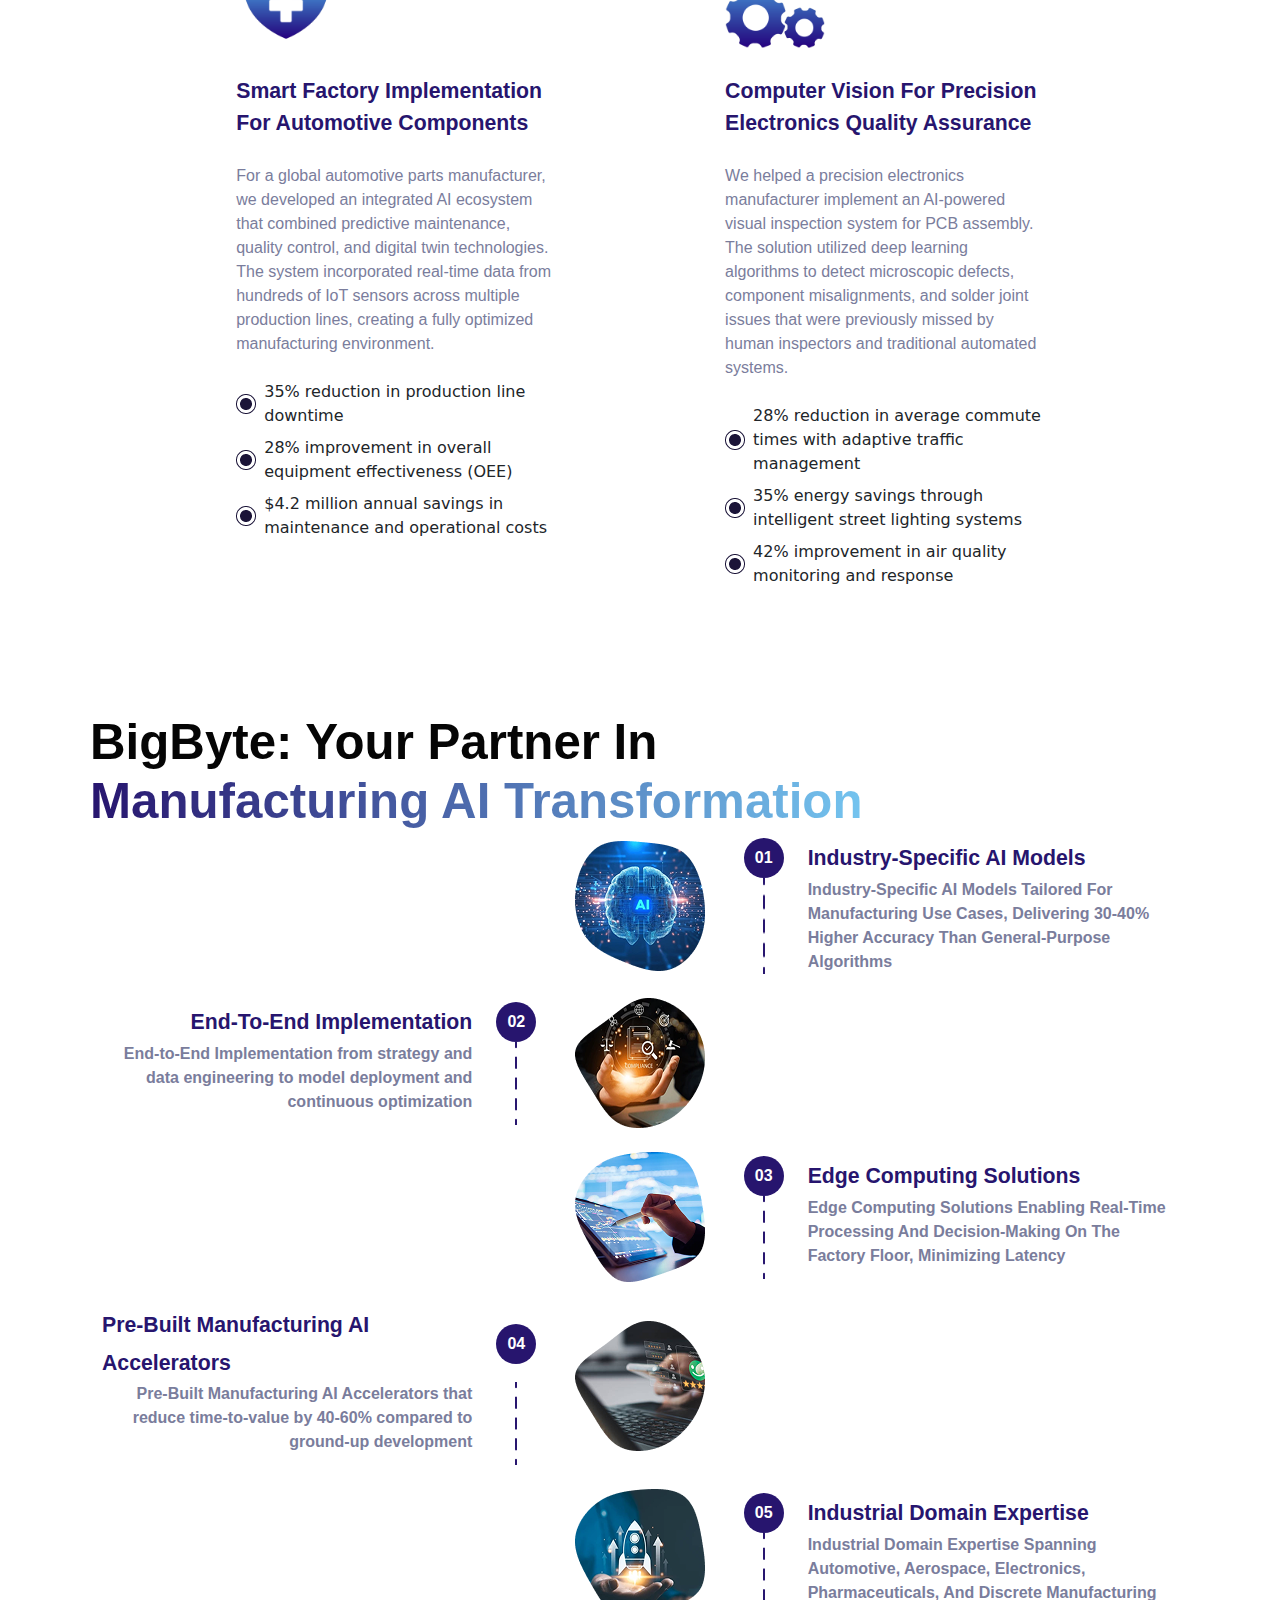
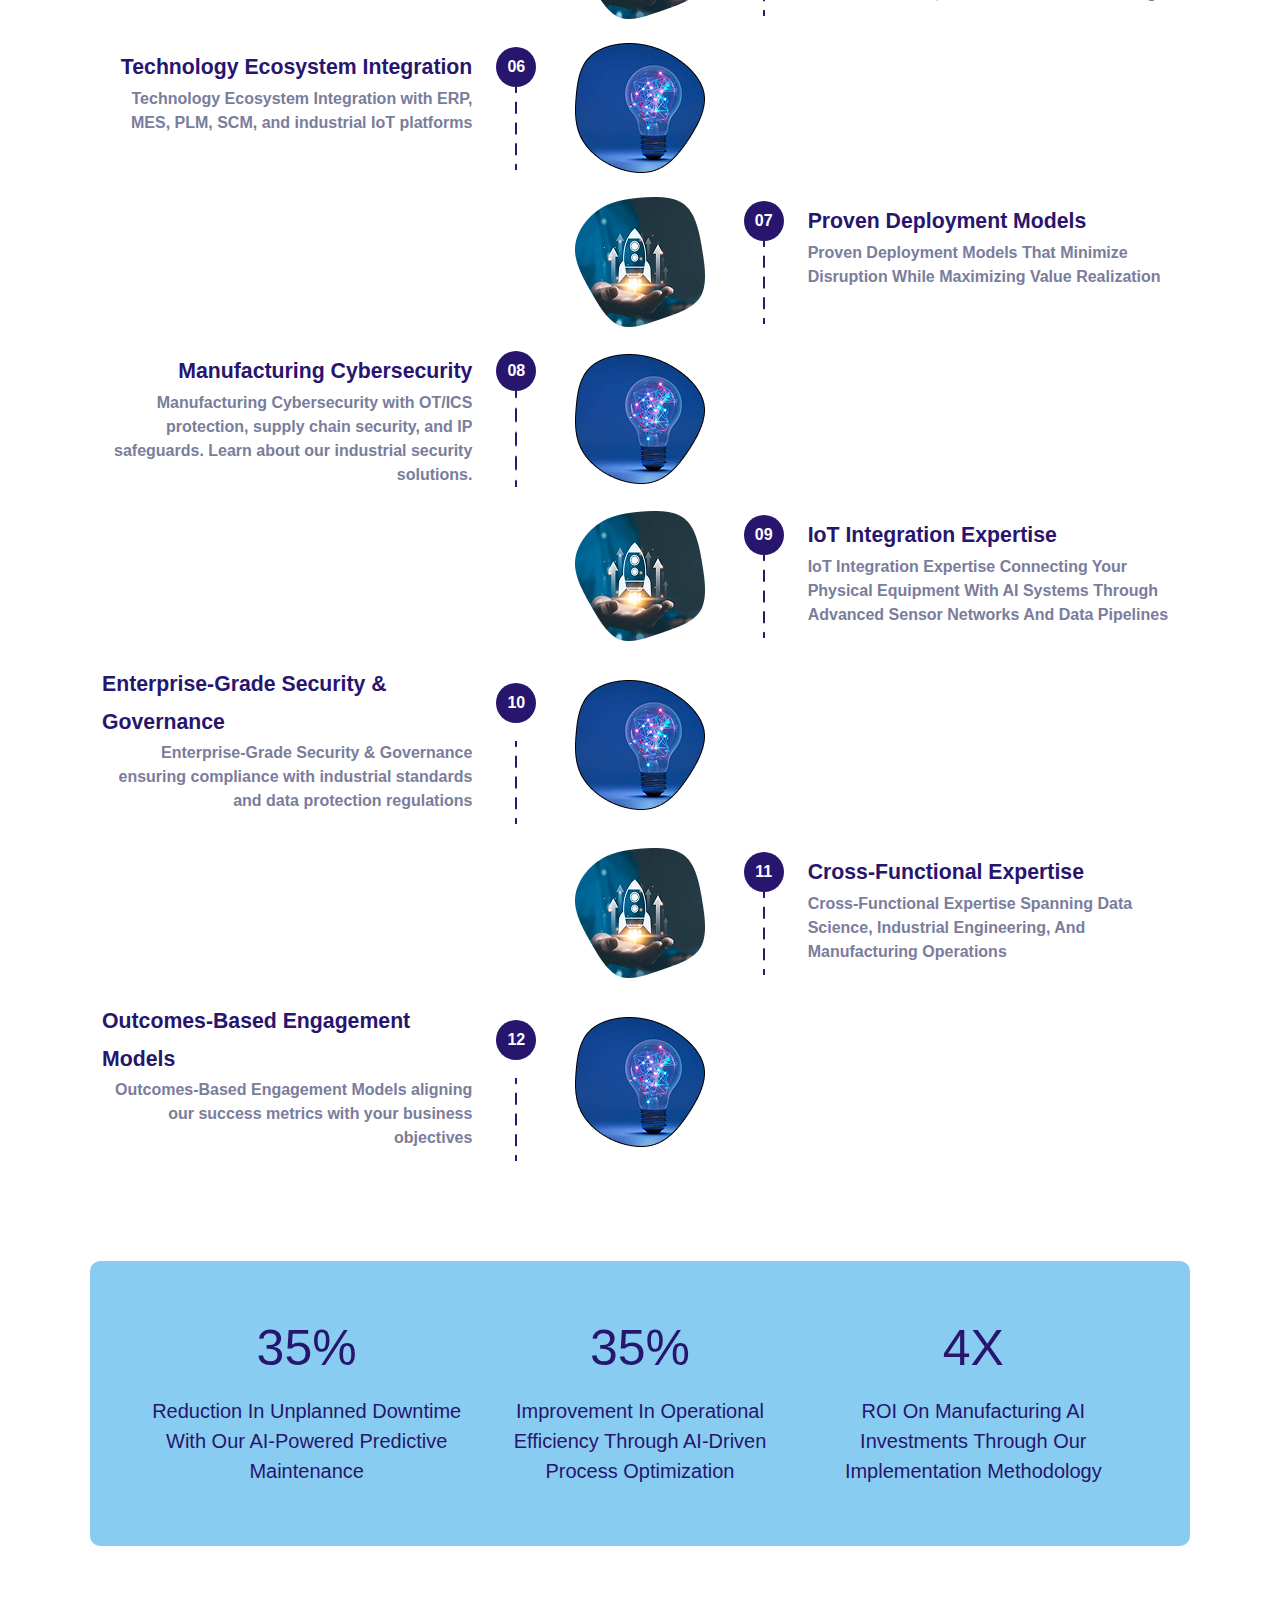
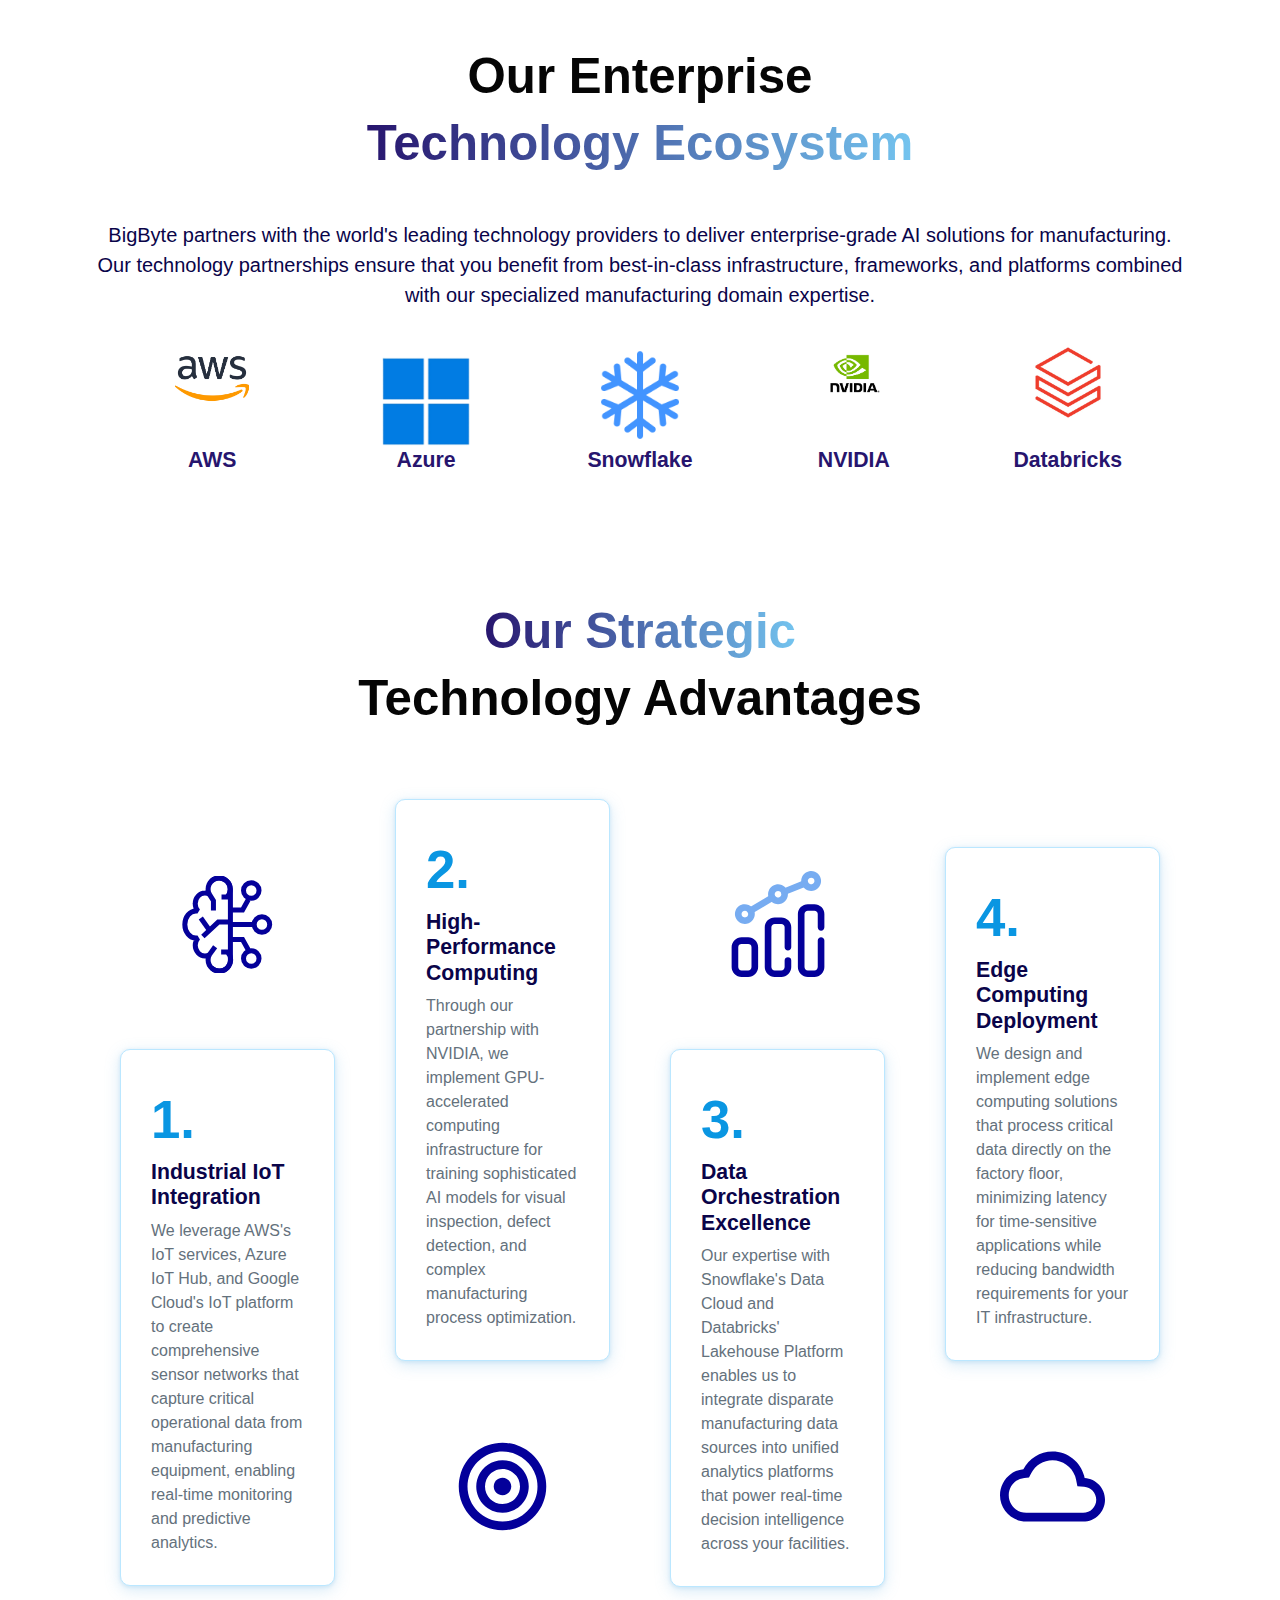
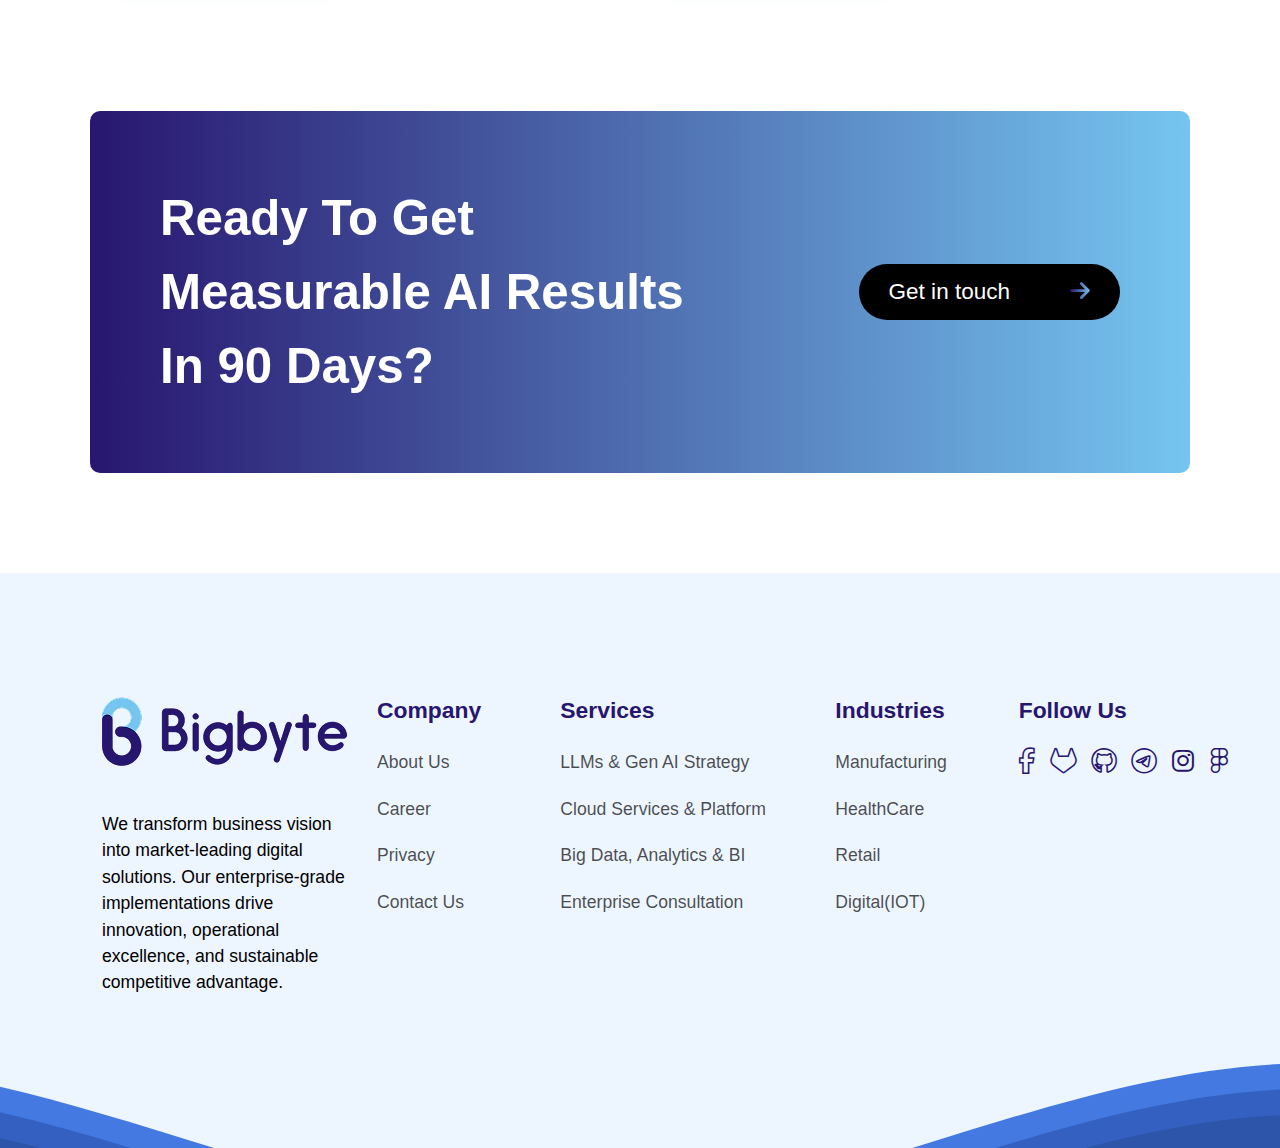
<file: manufacturing.html>
<!DOCTYPE html>
<html lang="en">
  <head>
    <meta charset="UTF-8" />
    <meta name="viewport" content="width=device-width, initial-scale=1.0" />
    <title>Document</title>

    <!-- owl-carousel --------------------------------------------------------------------------------- -->
    <link
      rel="stylesheet"
      href="assets/css/owlcarousel-css/owl.carousel.min.css"
    />
    <link
      rel="stylesheet"
      href="assets/css/owlcarousel-css/owl.theme.default.min.css"
    />

    <!-- bootstrap ----------------------------------------------------------------------------------- -->
    <link rel="stylesheet" href="assets/css/bootstrap-css/bootstrap.min.css" />
    <link
      rel="stylesheet"
      href="assets/css/bootstrap-css/bootstrap-reboot.min.css"
    />

    <!-- font-awesome -------------------------------------------------------------------------------- -->
    <link
      rel="stylesheet"
      href="assets/css/fontawesome/css/fontawesome.min.css"
    />
    <link rel="stylesheet" href="assets/css/fontawesome/css/brands.min.css" />
    <link rel="stylesheet" href="assets/css/fontawesome/css/solid.min.css" />

    <!-- custom css --------------------------------------------------------------------------------- -->
    <link rel="stylesheet" href="assets/css/custom-css/style.css" />
    <link rel="stylesheet" href="assets/css/custom-css/manufacturing.css" />

    <!-- mediaquery --------------------------------------------------------------------------------- -->
    <link rel="stylesheet" href="assets/css/custom-css/mediaquery.css" />
  </head>
  <body>
    <!-- header -------------------------------------------------------------------------------- -->

    <header class="container-fluid" id="header">
      <div
        class="container-ctm d-flex justify-content-between align-items-center"
      >
        <div class="logo navbar-brand">
          <a href="index.html">
            <img src="assets/image/logo.webp" alt="Bigbyte Logo" />
          </a>
        </div>

        <!-- menu --------------------------------------------------------------- -->
   <nav class="navbar navbar-expand-lg">
          <div class="">
            <div class="collapse navbar-collapse" id="navbarTogglerDemo02">
              <ul class="navbar-nav me-auto mb-2 mb-lg-0">
                <li class="nav-item">
                  <a
                    class="nav-link active"
                    aria-current="page"
                    href="index.html"
                    >Home</a
                  >
                </li>
                <li class="nav-item">
                  <a class="nav-link" href="about.html">Company</a>
                </li>
                <li class="nav-item dropdown">
                  <a
                    class="nav-link dropdown-toggle"
                    href="#"
                    role="button"
                    data-bs-toggle="dropdown"
                    aria-expanded="false"
                  >
                    Services
                  </a>
                  <ul class="dropdown-menu">
                    <li>
                      <a class="dropdown-item" href="llm-gen-ai.html"
                        >LLMs & Gen AI Strategy</a
                      >
                    </li>
                    <li>
                      <a class="dropdown-item" href="cloud-service.html"
                        >Cloud Services & Platform</a
                      >
                    </li>
                    <li>
                      <a class="dropdown-item" href="big-data.html"
                        >Big Data, Analytics & BI</a
                      >
                    </li>
                    <li>
                      <a class="dropdown-item" href="enterprise.html"
                        >Enterprise Consultation</a
                      >
                    </li>
                  </ul>
                </li>

                <li class="nav-item dropdown">
                  <a
                    class="nav-link dropdown-toggle"
                    href="#"
                    role="button"
                    data-bs-toggle="dropdown"
                    aria-expanded="false"
                  >
                    Industries
                  </a>
                  <ul class="dropdown-menu">
                    <li>
                      <a class="dropdown-item" href="manufacturing.html">Manufacturing </a>
                    </li>
                    <li>
                      <a class="dropdown-item" href="healthcare.html">HealthCare </a>
                    </li>
                    <li>
                      <a class="dropdown-item" href="retail.html">Retail</a>
                    </li>
                    <li>
                      <a class="dropdown-item" href="digital.html">Digital(IOT)</a>
                    </li>
                  </ul>
                </li>
                <li class="nav-item">
                  <a class="nav-link" href="career.html">Careers</a>
                </li>
                <!-- <li class="nav-item">
                  <a class="nav-link" href="contact.html">Contact Us</a>
                </li> -->
              </ul>
            </div>
          </div>
        </nav>

        <!-- Mobile menu toogle ------------------------------------------------- -->
        <button
          class="mobile-menu-toggle"
          data-bs-toggle="offcanvas"
          href="#offcanvasExample"
          role="button"
          aria-controls="offcanvasExample"
        >
          <i class="fa-solid fa-bars"></i>
        </button>

        <!-- mobile menu overlay ------------------------------------------------- -->
        <div
          class="offcanvas offcanvas-start"
          tabindex="-1"
          id="offcanvasExample"
          aria-labelledby="offcanvasExampleLabel"
        >
          <div class="offcanvas-header">
            <!-- <h5 class="offcanvas-title" id="offcanvasExampleLabel">
              Offcanvas
            </h5> -->
            <button
              type="button"
              class="btn-close"
              data-bs-dismiss="offcanvas"
              aria-label="Close"
            ></button>
          </div>
          <div class="offcanvas-body">
            <nav
              class="navbar navbar-expand align-items-center justify-content-center"
            >
              <div class="">
                <div class="collapse navbar-collapse" id="navbarTogglerDemo02">
                  <ul
                    class="navbar-nav me-auto mb-2 mb-lg-0 d-flex flex-column align-items-center"
                  >
                    <li class="nav-item">
                      <a class="nav-link active" aria-current="page" href="#"
                        >Home</a
                      >
                    </li>
                    <li class="nav-item">
                      <a class="nav-link" href="#">Company</a>
                    </li>
                    <li class="nav-item dropdown">
                      <a
                        class="nav-link dropdown-toggle"
                        href="#"
                        role="button"
                        data-bs-toggle="dropdown"
                        aria-expanded="false"
                      >
                        Services
                      </a>
                      <ul class="dropdown-menu">
                        <li>
                          <a class="dropdown-item" href="llm-gen-ai.html"
                            >LLMs & Gen AI Strategy</a
                          >
                        </li>
                        <li>
                          <a class="dropdown-item" href="cloud-service.html"
                            >Cloud Services & Platform</a
                          >
                        </li>
                        <li>
                          <a class="dropdown-item" href="big-data.html"
                            >Big Data, Analytics & BI</a
                          >
                        </li>
                        <li>
                          <a class="dropdown-item" href="enterprise.html"
                            >Enterprise Consultation</a
                          >
                        </li>
                      </ul>
                    </li>
                    <li class="nav-item dropdown">
                      <a
                        class="nav-link dropdown-toggle"
                        href="#"
                        role="button"
                        data-bs-toggle="dropdown"
                        aria-expanded="false"
                      >
                        Industries
                      </a>
                      <ul class="dropdown-menu">
                        <li>
                          <a class="dropdown-item" href="manufacturing.html">Manufacturing </a>
                        </li>
                        <li>
                          <a class="dropdown-item" href="healthcare.html">HealthCare </a>
                        </li>
                        <li>
                          <a class="dropdown-item" href="retail.html">Retail</a>
                        </li>
                        <li>
                          <a class="dropdown-item" href="digital.html">Digital(IOT)</a>
                        </li>
                      </ul>
                    </li>
                    <li class="nav-item">
                      <a class="nav-link" href="career.html">Careers</a>
                    </li>
                    <!-- <li class="nav-item">
                      <a class="nav-link" href="contact.html">Contact Us</a>
                    </li> -->
                  </ul>
                </div>
              </div>
            </nav>
          </div>
        </div>
        <!-- side button ---------------------------------------------------------------------- -->

          <div class="btn-ctm">
  <button onclick="window.location.href='contact.html'">Contact Us</button>
</div>
      </div>
    </header>

    <!-- manufacturing banner ------------------------------------------------------------------------------------ -->

    <section class="container-fluid" id="llm-banner">
      <div class="container-ctm row align-items-center">
        <div class="col-md-12 align-items-center banner-text">
          <h1 class="abt-hd1">
            Revolutionizing Manufacturing 
            <span class="spl-txt"
              ><br />
              with Smart AI Solutions</span
            >
          </h1>
          <span class="bnr-decoration"></span>
          <p class="bnr-p-txt">
           Transform your factory operations with BigByte's enterprise-grade AI solutions that enhance predictive maintenance, <br>optimize production processes, and create intelligent, data-driven manufacturing ecosystems for Industry 4.0.
          </p>
        </div>
      </div>
    </section>

    <!-- manufacturing about section------------------------------------------------------------ -->

    <section class="container-fluid" id="about">
      <div class="container-ctm">
        <div class="row justify-content-between align-items-center gap-5">
          <div class="left col-lg-5">
            <img src="assets/image/manufacturing-removebg-preview.png" alt="" srcset="" />
          </div>
          <div class="right col-lg-6">
            <!-- <h3 class="hd3 mb-3">
              Transform Your Business with
              <span class="spl-txt">Enterprise AI Solutions</span>
            </h3> -->
            <p class="mb-4">
             The manufacturing industry is experiencing a profound transformation driven by artificial intelligence and advanced data analytics. Today's smart factories require sophisticated AI systems that can optimize operations, predict maintenance needs, and ensure product quality with unprecedented precision.<br><br>

At BigByte, we partner with leading manufacturers to implement enterprise-grade AI solutions that transform traditional production facilities into intelligent, adaptive manufacturing ecosystems. Our AI-powered solutions help you reduce downtime, enhance product quality, and gain sustainable competitive advantages in an increasingly automated industry landscape.
            </p>
            <!-- <div>
              <a class="spl-btn" href="#">Transform Your Business</a>
            </div> -->
          </div>
        </div>
      </div>
    </section>

    <!-- llm portfolio section ------------------------------------------------------- -->
    <section class="container-fluid" id="llm-portfolio">
      <div class="container-ctm">
        <h2 class="hd2">
          Enterprise AI Use <br /><span class="spl-txt">Cases for Manufacturing </span>
        </h2>
        <div class="row bottom">
          <div class="col-md-6 col-xl-4 d-flex flex-column">
            <img
              src="assets/image/artificial-intelligence.png"
              alt=""
              srcset=""
            />
            <p class="hd4 mb-3 mt-5">Predictive Maintenance</p>
            <p class="mb-3">
            Computer vision and deep learning algorithms inspect products at high speed, detecting defects invisible to the human eye, ensuring consistent quality standards across your production lines.
<br> <strong>Impact:</strong> Increases defect detection accuracy by 90% while processing thousands of units per hour, reducing customer returns by up to 65%.
            </p>
          </div>
          <div class="col-md-6 col-xl-4 d-flex flex-column">
            <img
              src="assets/image/machine-learning.png"
              alt=""
              srcset=""
            />
            <p class="hd4 mb-3 mt-5">Intelligent Quality Control</p>
            <p class="mb-3">
            Computer vision and deep learning algorithms inspect products at high speed, detecting defects invisible to the human eye, ensuring consistent quality standards across your production lines.

<br> <strong>Impact:</strong>  Increases defect detection accuracy by 90% while processing thousands of units per hour, reducing customer returns by up to 65%.
            </p>
          </div>
          <div class="col-md-6 col-xl-4 d-flex flex-column">
            <img
              src="assets/image/bot.png"
              alt=""
              srcset=""
            />
          <p class="hd4 mb-3 mt-5">AI-Powered Automation</p>
            <p class="mb-3">
             Generative AI and machine learning enhance robotic systems, enabling collaborative robots that adapt to changing production requirements without extensive reprogramming by skilled engineers.

<br> <strong>Impact:</strong> Reduces robot deployment time by 80% while increasing production flexibility and enabling more complex manufacturing processes.
            </p>
          </div>
            <div class="col-md-6 col-xl-4 d-flex flex-column">
            <img
              src="assets/image/artificial-intelligence.png"
              alt=""
              srcset=""
            />
            <p class="hd4 mb-3 mt-5">Supply Chain Optimization</p>
            <p class="mb-3">
            Our AI algorithms analyze historical data, market trends, and real-time variables to optimize inventory levels, logistics, and raw material procurement, creating resilient supply chains.

<br> <strong>Impact:</strong> Reduces inventory costs by 10-15% while improving on-time delivery by 25% and enhancing supply chain transparency.
            </p>
          </div>
          <div class="col-md-6 col-xl-4 d-flex flex-column">
            <img
              src="assets/image/machine-learning.png"
              alt=""
              srcset=""
            />
            <p class="hd4 mb-3 mt-5">Digital Twins & Simulations</p>
            <p class="mb-3">
             Create virtual replicas of your physical manufacturing systems, enabling real-time monitoring, scenario testing, and process optimization without disrupting actual production.

<br> <strong>Impact:</strong> Reduces production planning time by 40% and increases overall equipment effectiveness (OEE) by 15-20%.
            </p>
          </div>
          <div class="col-md-6 col-xl-4 d-flex flex-column">
            <img
              src="assets/image/bot.png"
              alt=""
              srcset=""
            />
            <p class="hd4 mb-3 mt-5">Energy & Sustainability Optimization</p>
            <p class="mb-3">
           AI-driven systems monitor and optimize energy consumption across your manufacturing facilities, identifying inefficiencies and reducing environmental impact while cutting operational costs.

<br> <strong>Impact:</strong> Reduces energy consumption by 15-30% and helps achieve sustainability goals with measurable environmental impact metrics.
            </p>
          </div>
        </div>
      </div>
    </section>

    <!-- llm success section ------------------------------------------------------------ -->

    <section class="container-fluid" id="llm-success">
      <div class="container-ctm">
        <h2 class="hd2 text-center">Real-World Manufacturing </h2>
        <h2 class="hd2 text-center mb-5">
          <span class="spl-txt">Transformation</span>
        </h2>
        <div class="row justify-content-evenly g-5">
          <div
            class="col-md-5 col-xl-4 d-flex flex-column align-items-left success-card"
          >
            <div class="success-img mb-4">
              <span class="success-icon"
                ><img class="health-icon" src="assets/image/medical.png">
              </span>
            </div>
            <p class="hd4 mb-4">Smart Factory Implementation for Automotive Components</p>
            <p class="mb-4">
             For a global automotive parts manufacturer, we developed an integrated AI ecosystem that combined predictive maintenance, quality control, and digital twin technologies. The system incorporated real-time data from hundreds of IoT sensors across multiple production lines, creating a fully optimized manufacturing environment.
            </p>
            <ul>
              <li class="d-flex align-items-center gap-2 mb-2">
                <img src="assets/image/bullet2.png" alt="" srcset="" />35% reduction in production line downtime
              </li>
              <li class="d-flex align-items-center gap-2 mb-2">
                <img src="assets/image/bullet2.png" alt="" srcset="" />28% improvement in overall equipment effectiveness (OEE)
              </li>
              <li class="d-flex align-items-center gap-2 mb-2">
                <img src="assets/image/bullet2.png" alt="" srcset="" />$4.2 million annual savings in maintenance and operational costs
              </li>
            </ul>

          </div>
          <div
            class="col-md-5 col-xl-4 d-flex flex-column  success-card"
          >
            <div class="success-img mb-4">
              <span class="success-icon"
                >   <span class="success-icon"
                ><img class="health-icon" src="assets/image/automation.png">
              </span>
              </span>
            </div>
            <p class="hd4 mb-4">Computer Vision for Precision Electronics Quality Assurance</p>
            <p class="mb-4">
             We helped a precision electronics manufacturer implement an AI-powered visual inspection system for PCB assembly. The solution utilized deep learning algorithms to detect microscopic defects, component misalignments, and solder joint issues that were previously missed by human inspectors and traditional automated systems.
            </p>
             <ul>
              <li class="d-flex align-items-center gap-2 mb-2">
                <img src="assets/image/bullet2.png" alt="" srcset="" />28%
                reduction in average commute times with adaptive traffic
                management
              </li>
              <li class="d-flex align-items-center gap-2 mb-2">
                <img src="assets/image/bullet2.png" alt="" srcset="" />35%
                energy savings through intelligent street lighting systems
              </li>
              <li class="d-flex align-items-center gap-2 mb-2">
                <img src="assets/image/bullet2.png" alt="" srcset="" />42%
                improvement in air quality monitoring and response
              </li>
            </ul>
          </div>
        </div>
      </div>
    </section>

     <!-- llm-impact section ---------------------------------------------------------------- -->

    <section class="container-fluid" id="llm-impact">
      <div class="container-ctm">
        <h2 class="hd2">
          BigByte: Your Partner in <br /><span class="spl-txt"
            >Manufacturing AI Transformation
          </span>
        </h2>
        <div class="buttom-wrap">
          <div class="row align-items-center justify-content-center mb-4">
            <div class="col-lg-5"></div>
            <div class="col-lg-2 col-md-3 d-flex justify-content-center">
              <img src="assets/image/line-icon6.png" alt="" srcset="" />
            </div>
            <div class="col-lg-5 col-md-9 content">
              <div class="d-flex align-items-center">
                <div class="num me-4">
                  <p>01</p>
                </div>
                <p class="hd4">Industry-Specific AI Models</p>
              </div>
              <div class="d-flex">
                <div class="num-txt me-4">
                  <img src="assets/image/line.png" alt="" srcset="" />
                </div>
                <p class="hd4">
                 Industry-Specific AI Models tailored for manufacturing use cases, delivering 30-40% higher accuracy than general-purpose algorithms
                </p>
              </div>
            </div>
          </div>
          <div
            class="row align-items-center justify-content-center flex-row-reverse mb-4"
          >
            <div class="col-lg-5"></div>
            <div class="col-lg-2 col-md-3 d-flex justify-content-center">
              <img src="assets/image/line-icon15.png" alt="" srcset="" />
            </div>
            <div class="col-lg-5 col-md-9 content">
              <div class="d-flex align-items-center flex-row-reverse">
                <div class="num ms-4">
                  <p>02</p>
                </div>
                <p class="hd4">End-to-End Implementation </p>
              </div>
              <div class="d-flex flex-row-reverse">
                <div class="num-txt ms-4">
                  <img src="assets/image/line.png" alt="" srcset="" />
                </div>
                <p class="text-end">
                 End-to-End Implementation from strategy and data engineering to model deployment and continuous optimization
                </p>
              </div>
            </div>
          </div>
          <div class="row align-items-center justify-content-center mb-4">
            <div class="col-lg-5"></div>
            <div class="col-lg-2 col-md-3 d-flex justify-content-center">
              <img src="assets/image/line-icon4.png" alt="" srcset="" />
            </div>
            <div class="col-lg-5 col-md-9 content">
              <div class="d-flex align-items-center">
                <div class="num me-4">
                  <p>03</p>
                </div>
                <p class="hd4">Edge Computing Solutions</p>
              </div>
              <div class="d-flex">
                <div class="num-txt me-4">
                  <img src="assets/image/line.png" alt="" srcset="" />
                </div>
                <p class="hd4">
                 Edge Computing Solutions enabling real-time processing and decision-making on the factory floor, minimizing latency
                </p>
              </div>
            </div>
          </div>
          <div
            class="row align-items-center justify-content-center flex-row-reverse mb-4"
          >
            <div class="col-lg-5"></div>
            <div class="col-lg-2 col-md-3 d-flex justify-content-center">
              <img src="assets/image/line-icon3.png" alt="" srcset="" />
            </div>
            <div class="col-lg-5 col-md-9 content">
              <div class="d-flex align-items-center flex-row-reverse">
                <div class="num ms-4">
                  <p>04</p>
                </div>
                <p class="hd4">Pre-Built Manufacturing AI Accelerators</p>
              </div>
              <div class="d-flex flex-row-reverse">
                <div class="num-txt ms-4">
                  <img src="assets/image/line.png" alt="" srcset="" />
                </div>
                <p class="text-end">
                 Pre-Built Manufacturing AI Accelerators that reduce time-to-value by 40-60% compared to ground-up development
                </p>
              </div>
            </div>
          </div>
          <div class="row align-items-center justify-content-center mb-4">
            <div class="col-lg-5"></div>
            <div class="col-lg-2 col-md-3 d-flex justify-content-center">
              <img src="assets/image/line-icon2.png" alt="" srcset="" />
            </div>
            <div class="col-lg-5 col-md-9 content">
              <div class="d-flex align-items-center">
                <div class="num me-4">
                  <p>05</p>
                </div>
                <p class="hd4">Industrial Domain Expertise</p>
              </div>
              <div class="d-flex">
                <div class="num-txt me-4">
                  <img src="assets/image/line.png" alt="" srcset="" />
                </div>
                <p class="hd4">
                  Industrial Domain Expertise spanning automotive, aerospace, electronics, pharmaceuticals, and discrete manufacturing
                </p>
              </div>
            </div>
          </div>
          <div
            class="row align-items-center justify-content-center flex-row-reverse mb-4"
          >
            <div class="col-lg-5"></div>
            <div class="col-lg-2 col-md-3 d-flex justify-content-center">
              <img src="assets/image/line-icon1.png" alt="" srcset="" />
            </div>
            <div class="col-lg-5 col-md-9 content">
              <div class="d-flex align-items-center flex-row-reverse">
                <div class="num ms-4">
                  <p>06</p>
                </div>
                <p class="hd4">Technology Ecosystem Integration</p>
              </div>
              <div class="d-flex flex-row-reverse">
                <div class="num-txt ms-4">
                  <img src="assets/image/line.png" alt="" srcset="" />
                </div>
                <p class="text-end">
                 Technology Ecosystem Integration with ERP, MES, PLM, SCM, and industrial IoT platforms
                </p>
              </div>
            </div>
          </div>
          <div class="row align-items-center justify-content-center mb-4">
            <div class="col-lg-5"></div>
            <div class="col-lg-2 col-md-3 d-flex justify-content-center">
              <img src="assets/image/line-icon2.png" alt="" srcset="" />
            </div>
            <div class="col-lg-5 col-md-9 content">
              <div class="d-flex align-items-center">
                <div class="num me-4">
                  <p>07</p>
                </div>
                <p class="hd4">Proven Deployment Models</p>
              </div>
              <div class="d-flex">
                <div class="num-txt me-4">
                  <img src="assets/image/line.png" alt="" srcset="" />
                </div>
                <p class="hd4">
                  Proven Deployment Models that minimize disruption while maximizing value realization
                </p>
              </div>
            </div>
          </div>
          <div
            class="row align-items-center justify-content-center flex-row-reverse mb-4"
          >
            <div class="col-lg-5"></div>
            <div class="col-lg-2 col-md-3 d-flex justify-content-center">
              <img src="assets/image/line-icon1.png" alt="" srcset="" />
            </div>
            <div class="col-lg-5 col-md-9 content">
              <div class="d-flex align-items-center flex-row-reverse">
                <div class="num ms-4">
                  <p>08</p>
                </div>
                <p class="hd4">Manufacturing Cybersecurity</p>
              </div>
              <div class="d-flex flex-row-reverse">
                <div class="num-txt ms-4">
                  <img src="assets/image/line.png" alt="" srcset="" />
                </div>
                <p class="text-end">
                  Manufacturing Cybersecurity with OT/ICS protection, supply chain security, and IP safeguards. Learn about our industrial security solutions.
                </p>
              </div>
            </div>
          </div>
           <div class="row align-items-center justify-content-center mb-4">
            <div class="col-lg-5"></div>
            <div class="col-lg-2 col-md-3 d-flex justify-content-center">
              <img src="assets/image/line-icon2.png" alt="" srcset="" />
            </div>
            <div class="col-lg-5 col-md-9 content">
              <div class="d-flex align-items-center">
                <div class="num me-4">
                  <p>09</p>
                </div>
                <p class="hd4">IoT Integration Expertise</p>
              </div>
              <div class="d-flex">
                <div class="num-txt me-4">
                  <img src="assets/image/line.png" alt="" srcset="" />
                </div>
                <p class="hd4">
                  IoT Integration Expertise connecting your physical equipment with AI systems through advanced sensor networks and data pipelines
                </p>
              </div>
            </div>
          </div>
          <div
            class="row align-items-center justify-content-center flex-row-reverse mb-4"
          >
            <div class="col-lg-5"></div>
            <div class="col-lg-2 col-md-3 d-flex justify-content-center">
              <img src="assets/image/line-icon1.png" alt="" srcset="" />
            </div>
            <div class="col-lg-5 col-md-9 content">
              <div class="d-flex align-items-center flex-row-reverse">
                <div class="num ms-4">
                  <p>10</p>
                </div>
                <p class="hd4">Enterprise-Grade Security & Governance</p>
              </div>
              <div class="d-flex flex-row-reverse">
                <div class="num-txt ms-4">
                  <img src="assets/image/line.png" alt="" srcset="" />
                </div>
                <p class="text-end">
                  Enterprise-Grade Security & Governance ensuring compliance with industrial standards and data protection regulations
                </p>
              </div>
            </div>
          </div>
           </div>
           <div class="row align-items-center justify-content-center mb-4">
            <div class="col-lg-5"></div>
            <div class="col-lg-2 col-md-3 d-flex justify-content-center">
              <img src="assets/image/line-icon2.png" alt="" srcset="" />
            </div>
            <div class="col-lg-5 col-md-9 content">
              <div class="d-flex align-items-center">
                <div class="num me-4">
                  <p>11</p>
                </div>
                <p class="hd4">Cross-Functional Expertise</p>
              </div>
              <div class="d-flex">
                <div class="num-txt me-4">
                  <img src="assets/image/line.png" alt="" srcset="" />
                </div>
                <p class="hd4">
                 Cross-Functional Expertise spanning data science, industrial engineering, and manufacturing operations
                </p>
              </div>
            </div>
          </div>
          <div
            class="row align-items-center justify-content-center flex-row-reverse mb-4"
          >
            <div class="col-lg-5"></div>
            <div class="col-lg-2 col-md-3 d-flex justify-content-center">
              <img src="assets/image/line-icon1.png" alt="" srcset="" />
            </div>
            <div class="col-lg-5 col-md-9 content">
              <div class="d-flex align-items-center flex-row-reverse">
                <div class="num ms-4">
                  <p>12</p>
                </div>
                <p class="hd4">Outcomes-Based Engagement Models</p>
              </div>
              <div class="d-flex flex-row-reverse">
                <div class="num-txt ms-4">
                  <img src="assets/image/line.png" alt="" srcset="" />
                </div>
                <p class="text-end">
                  Outcomes-Based Engagement Models aligning our success metrics with your business objectives
                </p>
              </div>
            </div>
          </div>
        </div>
      </div>
    </section>



    <!-- counter section ------------------------------------------------------------ -->

    <section class="container-fluid" id="manuf-counter">
      <section class="container-ctm">
        <div class="counter-wrap row">
          <div class="col-lg-4 col-md-6">
            <p class="count-num">
              <span class="counter">35</span><span>%</span>
            </p>
            <p>Reduction in unplanned downtime with our AI-powered predictive maintenance</p>
            <!-- <p>Average accross all implementations</p> -->
          </div>
          <div class="col-lg-4 col-md-6">
            <p class="count-num">
              <span class="counter">35</span><span>%</span>
            </p>
            <p>Improvement in operational efficiency through AI-driven process optimization</p>
            <!-- <p>Average accross all implementations</p> -->
          </div>
          <div class="col-lg-4 col-md-6">
            <p class="count-num">
              <span class="counter">4</span><span>X</span>
            </p>
            <p>ROI on manufacturing AI investments through our implementation methodology</p>
            <!-- <p>Average accross all implementations</p> -->
          </div>
          <!-- <div class="col-lg-3 col-md-6">
            <p class="count-num">
              <span class="counter">35</span><span>%</span>
            </p>
            <p>infrastructure Cost reduction</p>
            <p>Average accross all implementations</p>
          </div> -->
        </div>
      </section>
    </section>

    
    <!-- llm success section ------------------------------------------------------------ -->

    <section class="container-fluid" id="llm-success">
      <div class="container-ctm">
        <h2 class="hd2 text-center">Our Enterprise</h2>
        <h2 class="hd2 text-center mb-5">
          <span class="spl-txt"> Technology Ecosystem</span>
        </h2>
        <p class="sub-txt">
          BigByte partners with the world's leading technology providers to deliver enterprise-grade AI solutions for manufacturing. Our technology partnerships ensure that you benefit from best-in-class infrastructure, frameworks, and platforms combined with our specialized manufacturing domain expertise.
        </p>
        <div class="row justify-content-evenly g-5">
          <div
            class="col-md-5 col-xl-2 d-flex flex-column align-items-center success-card"
          >
            <div class="success-img">
              <span class="success-icon"
                ><img src="assets/image/aws-logo.jpg">
              </span>
            </div>
            <p class="hd4 mb-4">AWS</p>
          </div>
          <div
            class="col-md-5 col-xl-2 d-flex flex-column align-items-center success-card"
          >
            <div class="success-img">
              <span class="success-icon"
                ><img src="assets/image/ms-logo.png">
              </span>
            </div>
            <p class="hd4 mb-4">Azure</p>
          </div>
          <div
            class="col-md-5 col-xl-2 d-flex flex-column align-items-center success-card"
          >
            <div class="success-img">
              <span class="success-icon"
                ><img src="assets/image/snowflake.png">
              </span>
            </div>
            <p class="hd4 mb-4">Snowflake</p>
          </div>
          <div
            class="col-md-5 col-xl-2 d-flex flex-column align-items-center success-card"
          >
            <div class="success-img">
              <span class="success-icon"
                ><img src="assets/image/nvidia.png">
                </svg>
              </span>
            </div>
            <p class="hd4 mb-4">NVIDIA</p>
          </div>
          <div
            class="col-md-5 col-xl-2 d-flex flex-column align-items-center success-card"
          >
            <div class="success-img">
              <span class="success-icon"
                ><img src="assets/image/data-bricks.jpg">
                </svg>
              </span>
            </div>
            <p class="hd4 mb-4">Databricks</p>
          </div>
        </div>
      </div>
    </section>


        <!-- testimonial -------------------------------------------------------------------------------- -->

    <section class="container-fluid" id="testimonial">
      <div class="container-ctm">
        <div class="top mb-5 d-flex flex-column align-items-center">
          <h2 class="hd2">
            <span class="spl-txt">Our Strategic </span>
          </h2>
          <h2 class="hd2 mb-4 text-center">Technology Advantages</h2>
          <!-- <p class="text-center">
            Reduce manual work by 50% and improve accuracy by 90%
          </p> -->
        </div>
        <div class="bottom row g-4">
          <div class="col-md-6 col-xl-3 d-flex flex-column">
            <div
              class="company-logo d-flex justify-content-center align-items-center"
            >
              <img src="assets/image/brain1.svg" alt="" srcset="" />
            </div>
            <div class="card-ctm">
              <p class="num">1.</p>
              <h4 class="hd4">Industrial IoT Integration</h4>
              <p class="card-txt">
               We leverage AWS's IoT services, Azure IoT Hub, and Google Cloud's IoT platform to create comprehensive sensor networks that capture critical operational data from manufacturing equipment, enabling real-time monitoring and predictive analytics.
              </p>
            </div>
          </div>
          <div
            class="col-md-6 col-xl-3 d-flex flex-column flex-xl-column-reverse"
          >
            <div
              class="company-logo d-flex justify-content-center align-items-center"
            >
              <img src="assets/image/network1.svg" alt="" srcset="" />
            </div>
            <div class="card-ctm">
              <p class="num">2.</p>
              <h4 class="hd4">High-Performance Computing</h4>
              <p class="card-txt">
              Through our partnership with NVIDIA, we implement GPU-accelerated computing infrastructure for training sophisticated AI models for visual inspection, defect detection, and complex manufacturing process optimization.
              </p>
            </div>
          </div>
          <div class="col-md-6 col-xl-3 d-flex flex-column">
            <div
              class="company-logo d-flex justify-content-center align-items-center"
            >
              <img src="assets/image/analytics1.svg" alt="" srcset="" />
            </div>
            <div class="card-ctm">
              <p class="num">3.</p>
              <h4 class="hd4">Data Orchestration Excellence</h4>
              <p class="card-txt">
              Our expertise with Snowflake's Data Cloud and Databricks' Lakehouse Platform enables us to integrate disparate manufacturing data sources into unified analytics platforms that power real-time decision intelligence across your facilities.
              </p>
            </div>
          </div>
          <div
            class="col-md-6 col-xl-3 d-flex flex-column flex-xl-column-reverse"
          >
            <div
              class="company-logo d-flex justify-content-center align-items-center"
            >
              <img src="assets/image/cloud1.svg" alt="" srcset="" />
            </div>
            <div class="card-ctm">
              <p class="num">4.</p>
              <h4 class="hd4">Edge Computing Deployment</h4>
              <p class="card-txt">
               We design and implement edge computing solutions that process critical data directly on the factory floor, minimizing latency for time-sensitive applications while reducing bandwidth requirements for your IT infrastructure.
              </p>
            </div>
          </div>
        </div>
      </div>
    </section>

    <!-- contact ----------------------------------------------------------------------------------- -->

    <section class="container-fluid" id="contact">
      <div class="container-ctm">
        <div
          class="contact-cta d-flex justify-content-between align-items-center"
        >
          <div class="left">
            <p class="hd2">Ready to Get Measurable AI Results in 90 Days?</p>
          </div>
          <div class="right">
            <a href="#" class="d-flex align-items-center"
              ><p>Get in touch</p>
              <span class="spl-txt"
                ><i class="fa-solid fa-arrow-right"></i></span
            ></a>
          </div>
        </div>
      </div>
    </section>

    <!-- footer -------------------------------------------------------------------------------------- -->
    <footer class="containerfluid" id="footer">
      <div class="container-ctm row g-4">
        <div class="footer-col-1 col-xl-3 col-md-6 col-12">
          <a href="index.html">
            <img src="assets/image/logo.webp" alt="" srcset=""
          /></a>
          <p>
            We transform business vision into market-leading digital solutions.
            Our enterprise-grade implementations drive innovation, operational
            excellence, and sustainable competitive advantage.
          </p>
        </div>
        <div class="footer-col-2 col-xl-2 col-md-4 col-6">
          <h5 class="hd5">Company</h5>
          <ul>
            <li><a href="about.html">About Us</a></li>
            <li><a href="career.html">Career</a></li>
            <li><a href="#">Privacy</a></li>
            <li><a href="contact.html">Contact Us</a></li>
          </ul>
        </div>
        <div class="footer-col-3 col-xl-3 col-md-5 col-12">
          <h5 class="hd5">Services</h5>
          <ul>
            <li><a href="llm-gen-ai.html">LLMs & Gen AI Strategy</a></li>
            <li><a href="cloud-service.html">Cloud Services & Platform</a></li>
            <li><a href="big-data.html">Big Data, Analytics & BI</a></li>
            <li><a href="enterprise.html">Enterprise Consultation</a></li>
           </ul>
        </div>
        <div class="footer-col-4 col-xl-2 col-md-3 col-6">
          <h5 class="hd5">Industries</h5>
          <ul>
            <li><a href="manufacturing.html">Manufacturing </a></li>
            <li><a href="healthcare.html">HealthCare</a></li>
            <li><a href="retail.html">Retail</a></li>
            <li><a href="digital.html">Digital(IOT)</a></li>
            </ul>
        </div>
        <div class="footer-col-5 col-xl-2 col-md-6">
          <h5 class="hd5">Follow Us</h5>
          <ul class="d-flex align-items-center">
            <li class="me-3">
              <a href=""><i class="fa-brands fa-facebook-f"></i></a>
            </li>
            <li class="me-3">
              <a href=""><i class="fa-brands fa-gitlab"></i></a>
            </li>
            <li class="me-3">
              <a href=""><i class="fa-brands fa-github"></i></a>
            </li>
            <li class="me-3">
              <a href=""><i class="fa-brands fa-telegram"></i></a>
            </li>
            <li class="me-3">
              <a href=""><i class="fa-brands fa-instagram"></i></a>
            </li>
            <li>
              <a href=""><i class="fa-brands fa-figma"></i></a>
            </li>
          </ul>
        </div>
      </div>
      <div class="footer-bottom">
        <svg
          class="editorial"
          xmlns="http://www.w3.org/2000/svg"
          xmlns:xlink="http://www.w3.org/1999/xlink"
          viewBox="0 24 150 12"
          preserveAspectRatio="none"
        >
          <defs>
            <path
              id="gentle-wave"
              d="M-160 44c30 0 
    58-18 88-18s
    58 18 88 18 
    58-18 88-18 
    58 18 88 18
    58 18 88 18
    v44h-352z"
            />
          </defs>
          <g class="parallax">
            <use xlink:href="#gentle-wave" x="50" y="0" fill="#4579e2" />
            <use xlink:href="#gentle-wave" x="50" y="3" fill="#3461c1" />
            <use xlink:href="#gentle-wave" x="50" y="6" fill="#2d55aa" />
          </g>
        </svg>
      </div>
    </footer>

    <!-- javascript --------------------------------------------------------------------------------- -->

    <!-- jquery ------------------------------------------------------------------------------------- -->
    <script src="assets/js/jquery-js/jquery-3.7.1.min.js"></script>

    <!-- counter js ---------------------------------------------------- -->
    <script src="assets/js/counter-js/jquery.countup.min.js"></script>
    <script src="assets/js/counter-js/jquery.waypoints.min.js"></script>

    <!-- bootstrap ----------------------------------------------------------------------------------- -->
    <script src="assets/js/bootstrap-js/bootstrap.bundle.min.js"></script>

    <!-- owl-carousel --------------------------------------------------------------------------------- -->
    <script src="assets/js/owlcarousel-js/owl.carousel.min.js"></script>

    <!-- custom js------------------------------------------------------------------------------------ -->
    <script src="assets/js/custom-js/script.js"></script>
  </body>
</html>
</file>
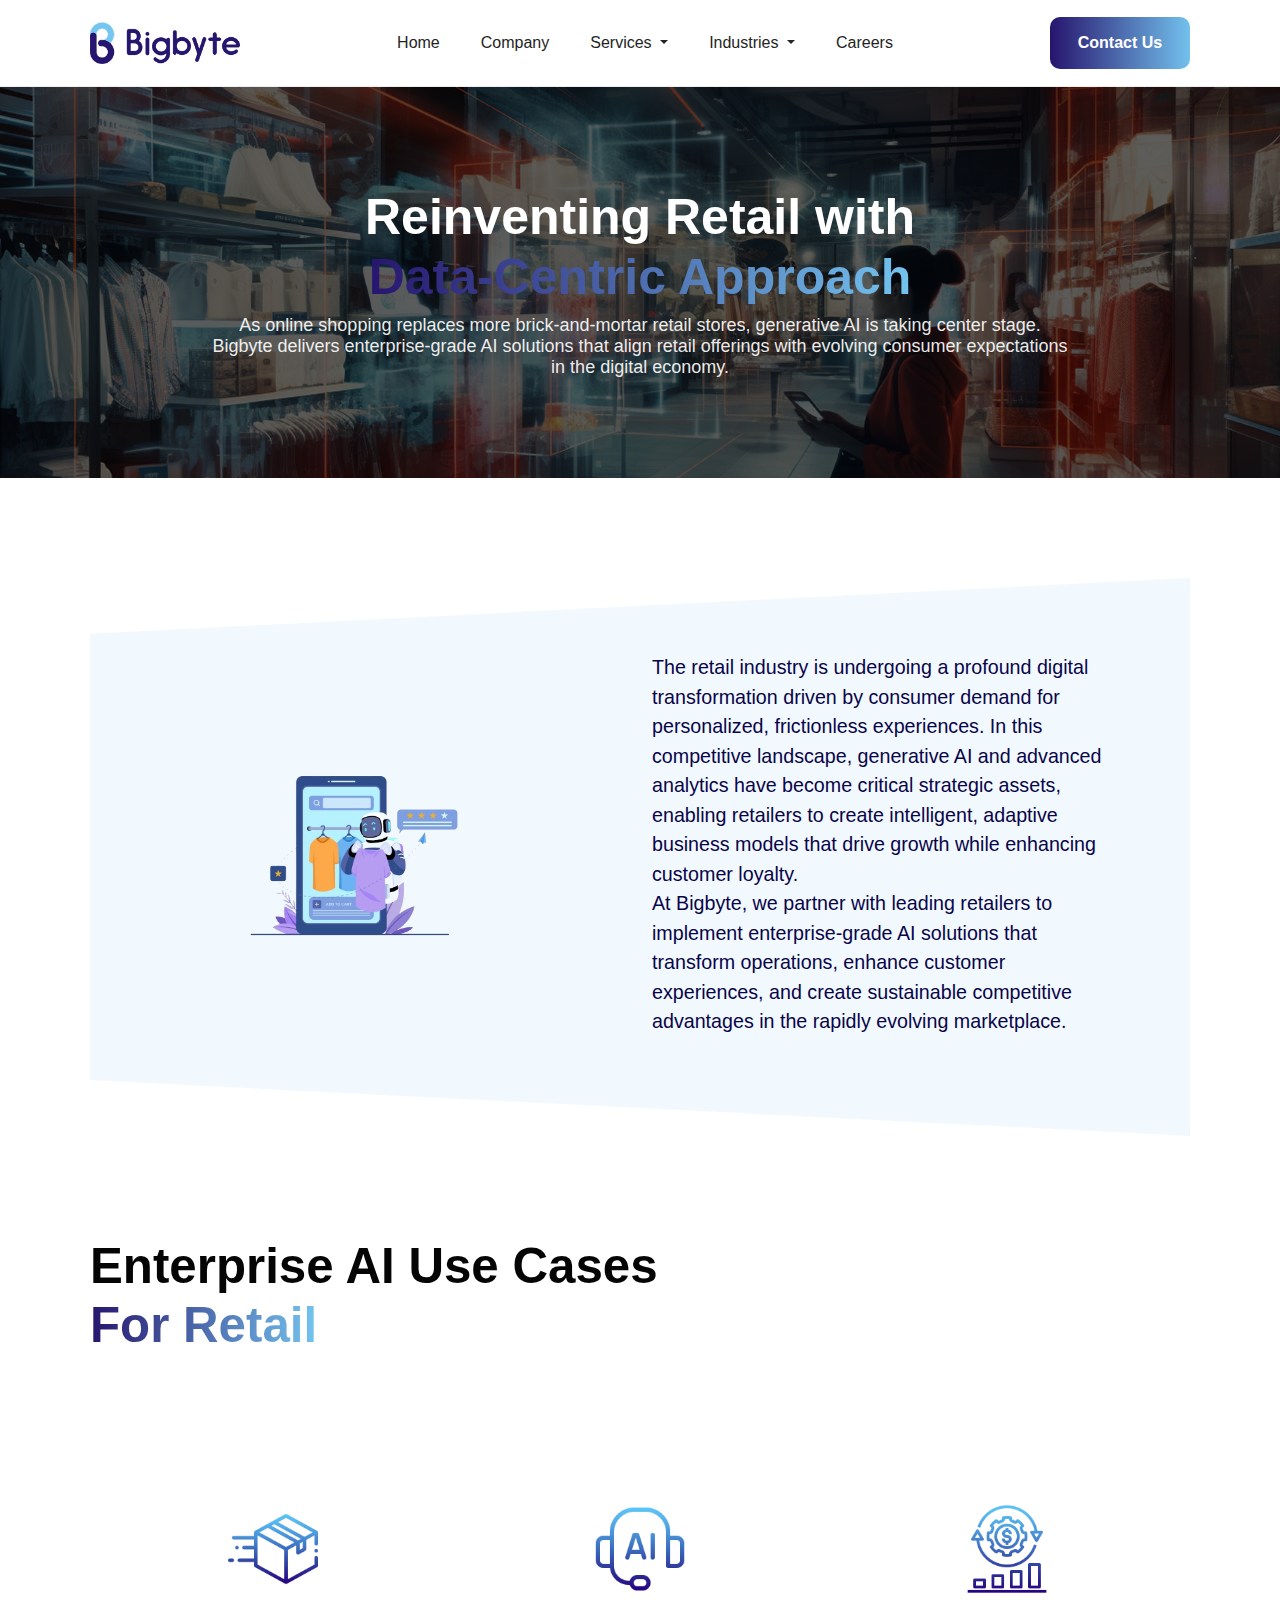
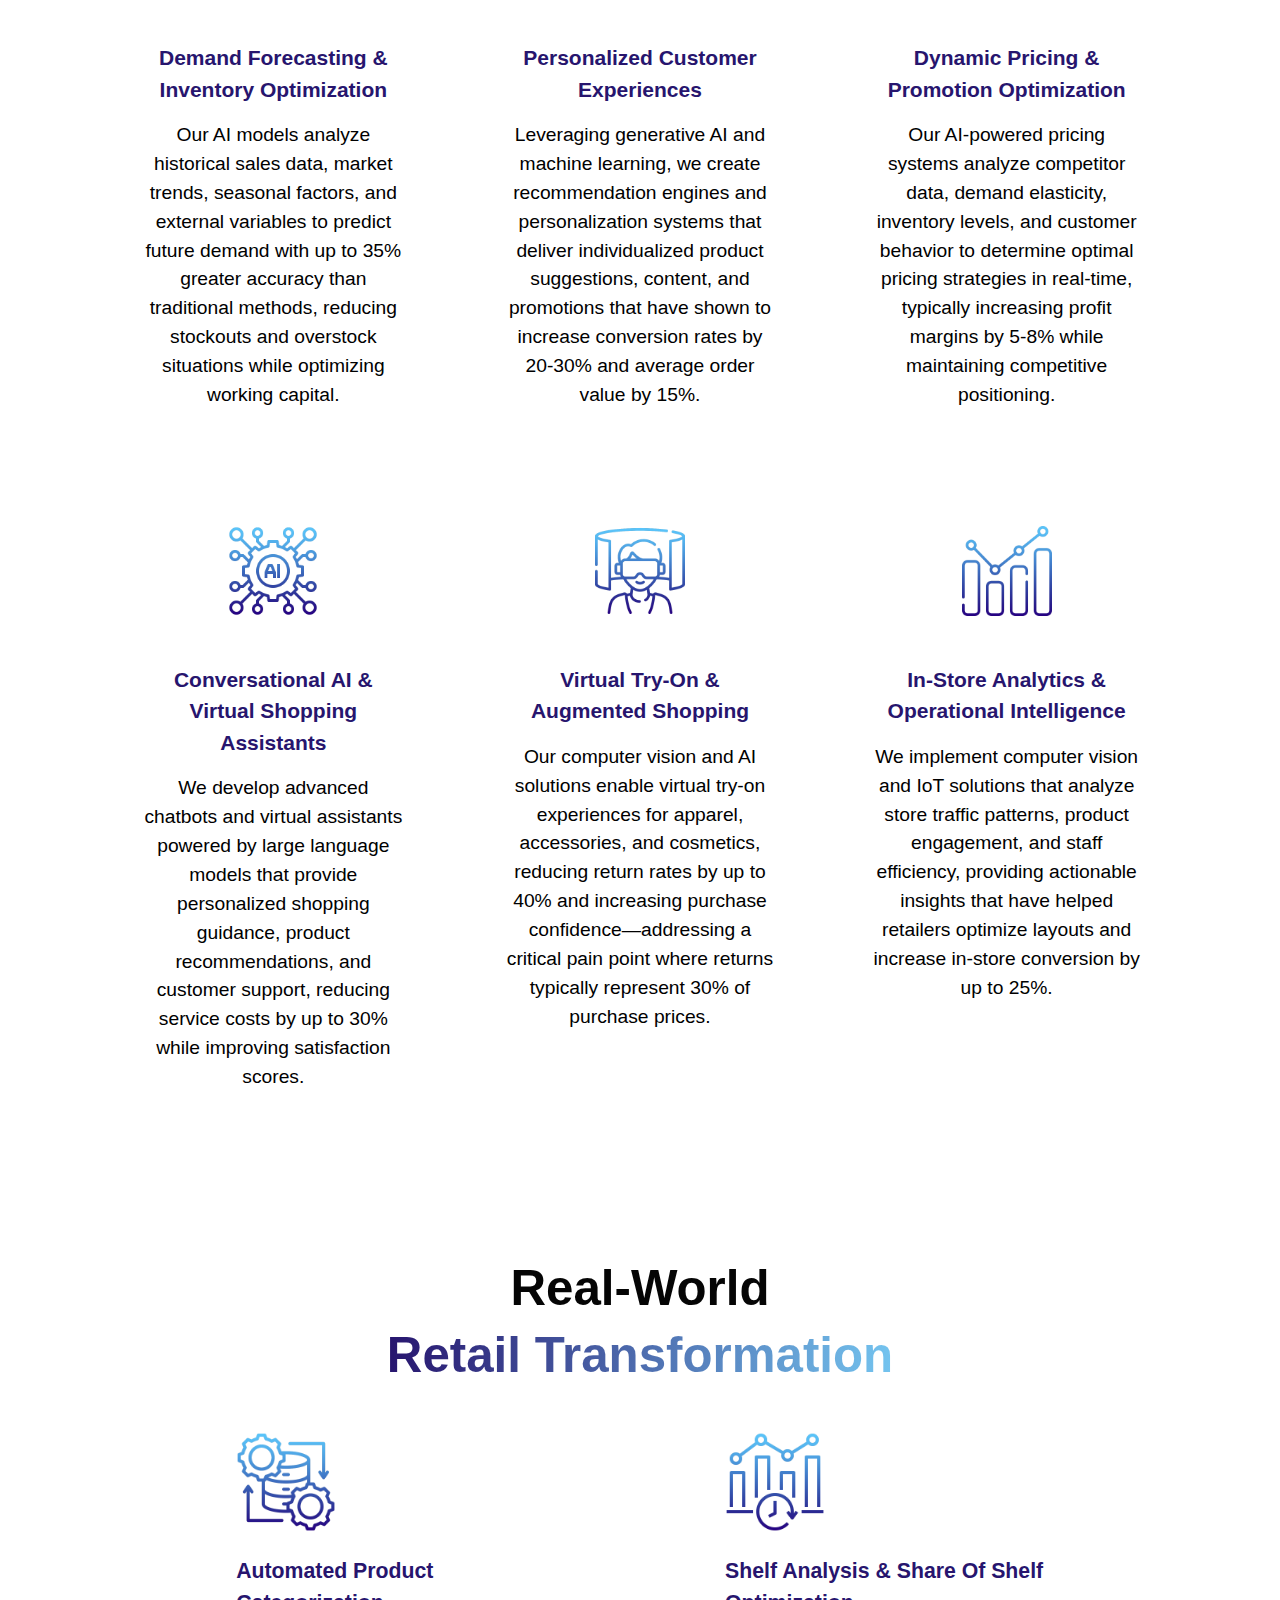
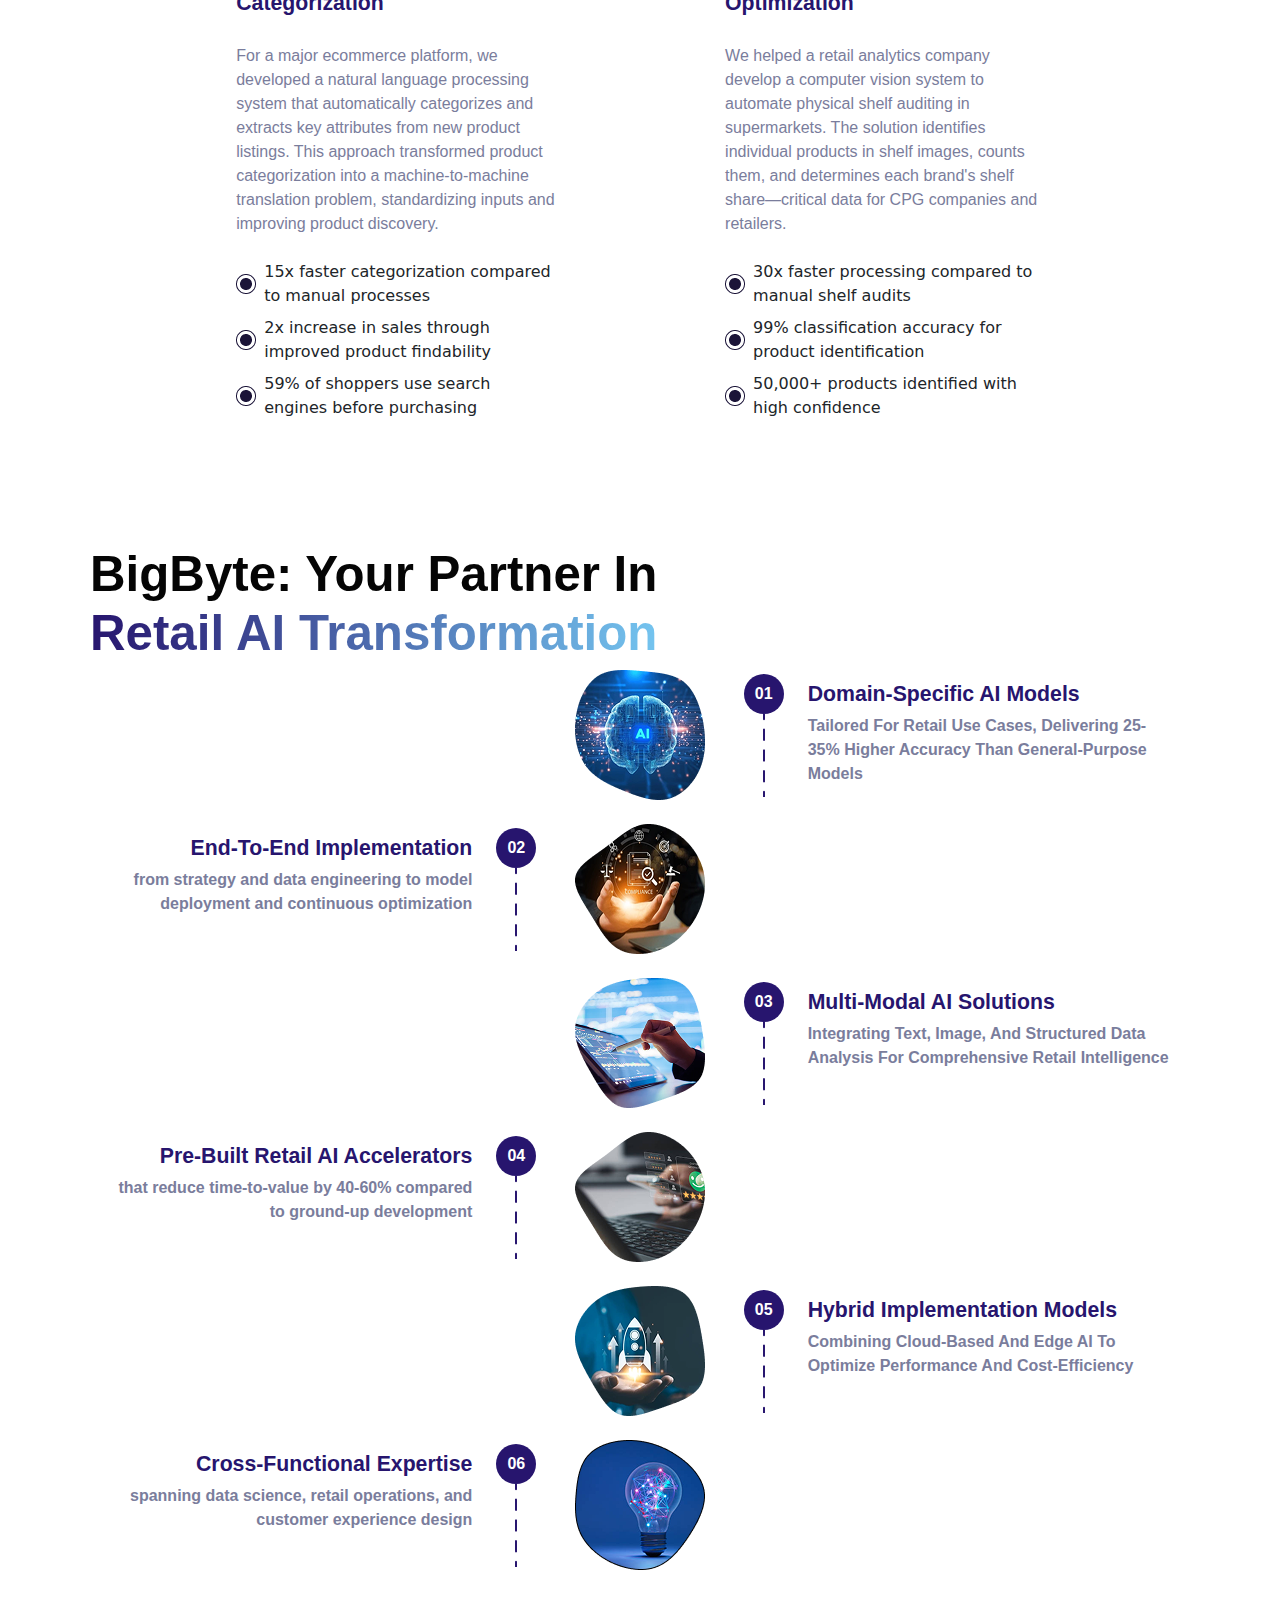
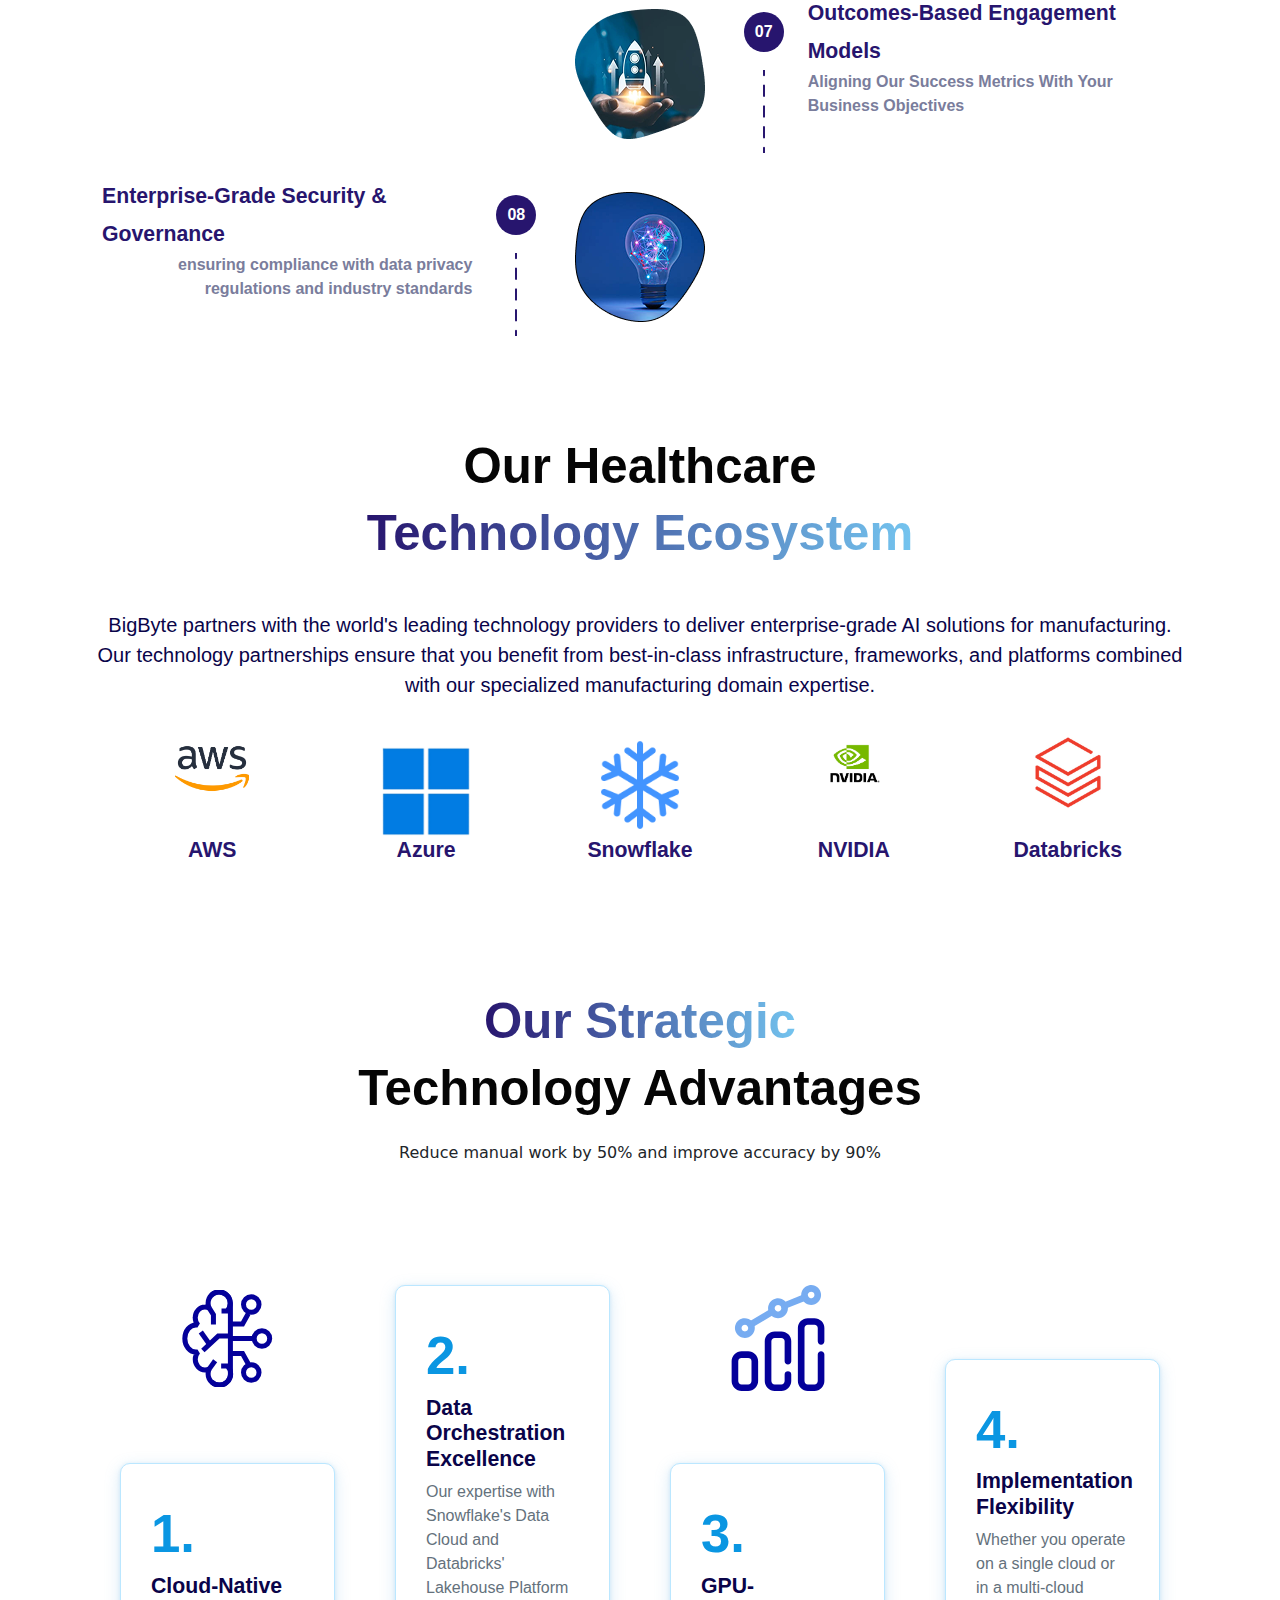
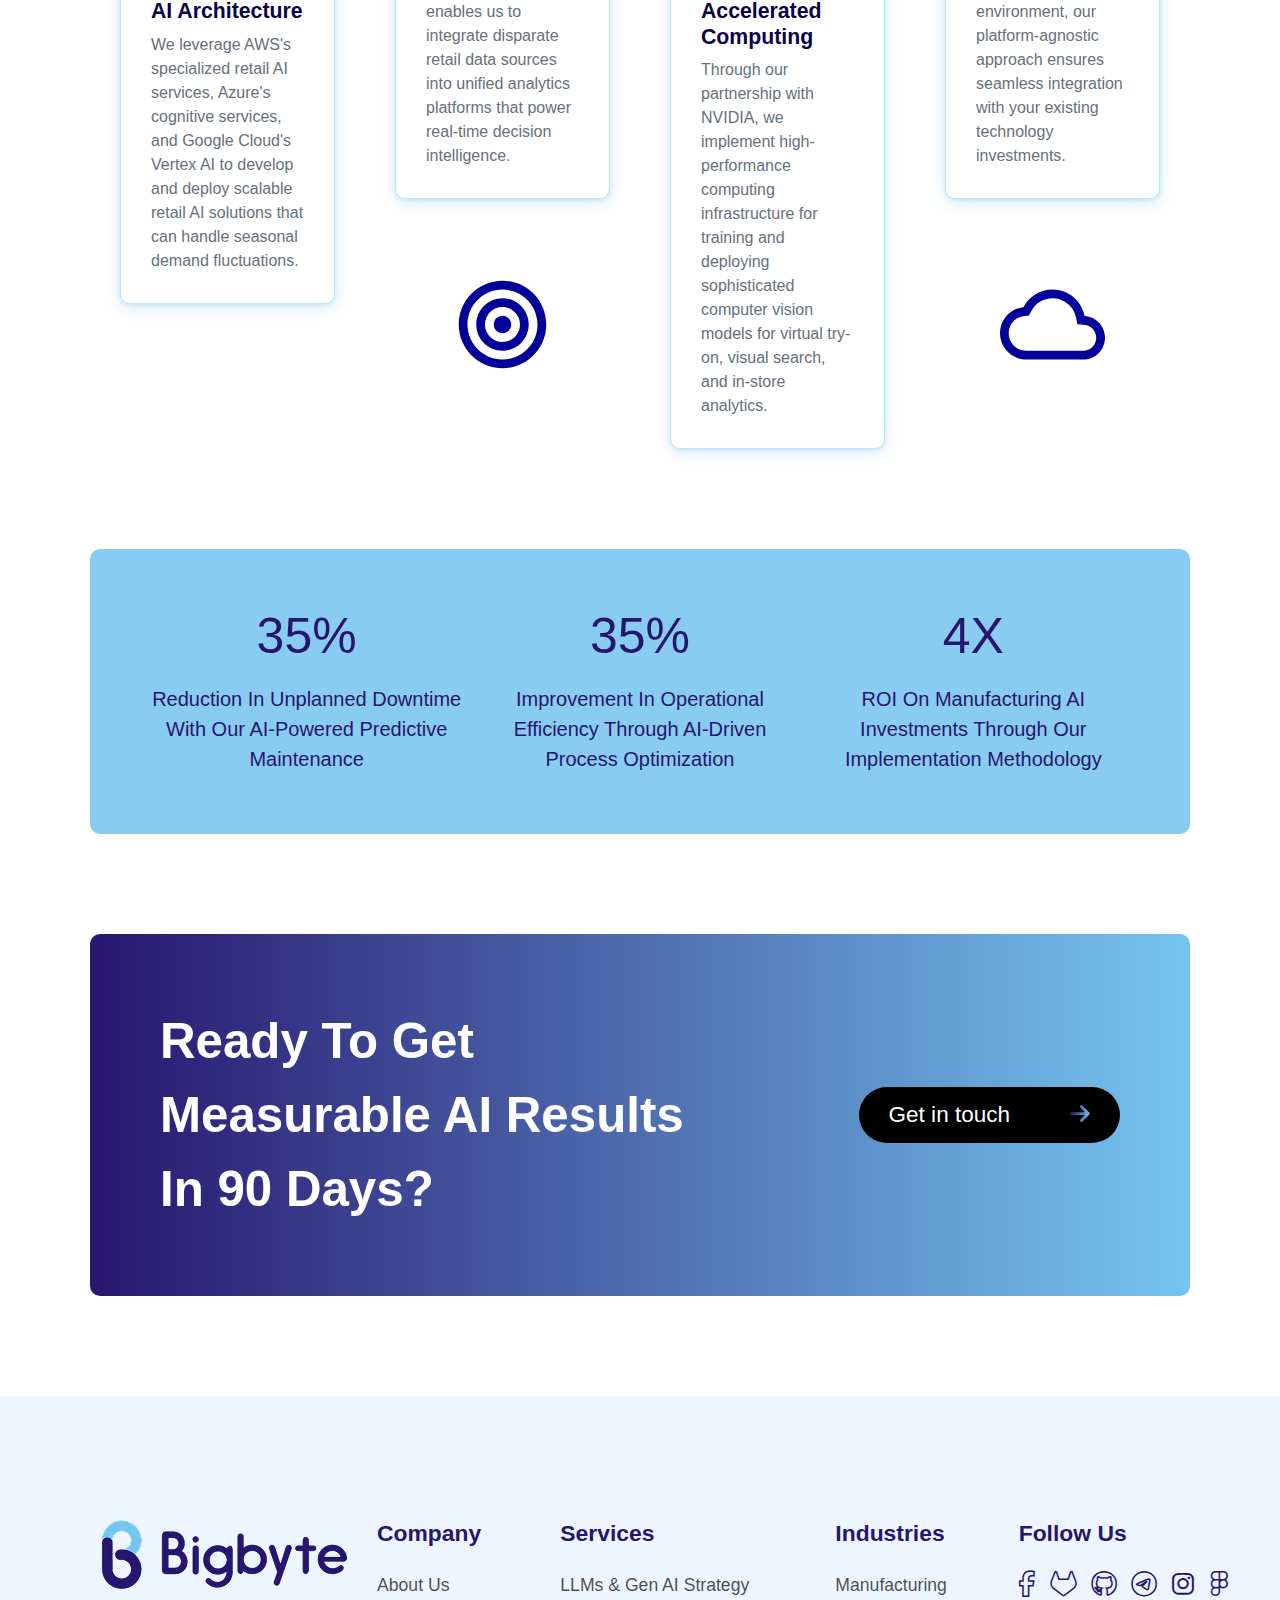
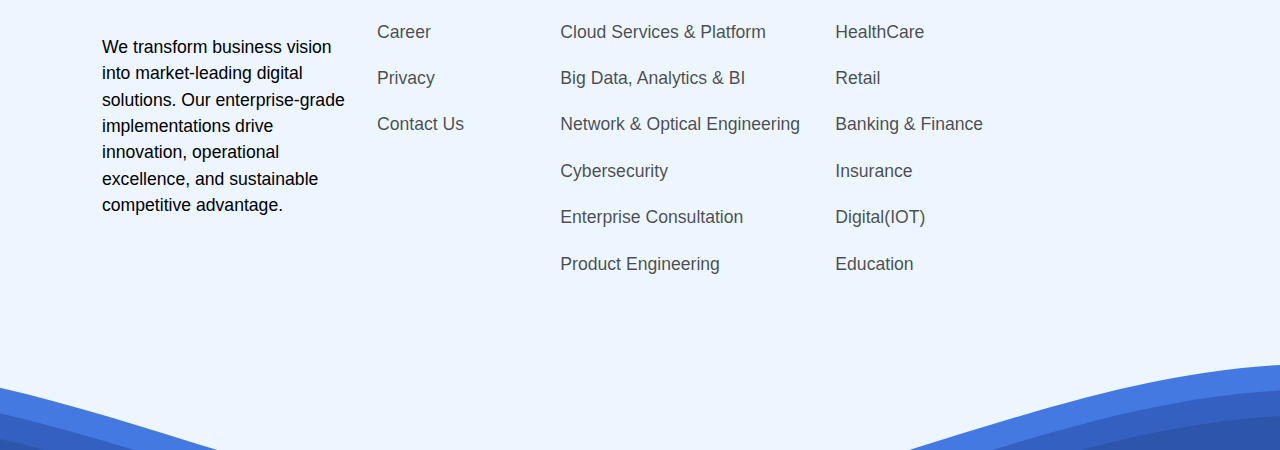
<file: retail.html>
<!DOCTYPE html>
<html lang="en">
  <head>
    <meta charset="UTF-8" />
    <meta name="viewport" content="width=device-width, initial-scale=1.0" />
    <title>Document</title>

    <!-- owl-carousel --------------------------------------------------------------------------------- -->
    <link
      rel="stylesheet"
      href="assets/css/owlcarousel-css/owl.carousel.min.css"
    />
    <link
      rel="stylesheet"
      href="assets/css/owlcarousel-css/owl.theme.default.min.css"
    />

    <!-- bootstrap ----------------------------------------------------------------------------------- -->
    <link rel="stylesheet" href="assets/css/bootstrap-css/bootstrap.min.css" />
    <link
      rel="stylesheet"
      href="assets/css/bootstrap-css/bootstrap-reboot.min.css"
    />

    <!-- font-awesome -------------------------------------------------------------------------------- -->
    <link
      rel="stylesheet"
      href="assets/css/fontawesome/css/fontawesome.min.css"
    />
    <link rel="stylesheet" href="assets/css/fontawesome/css/brands.min.css" />
    <link rel="stylesheet" href="assets/css/fontawesome/css/solid.min.css" />

    <!-- custom css --------------------------------------------------------------------------------- -->
    <link rel="stylesheet" href="assets/css/custom-css/style.css" />
    <link rel="stylesheet" href="assets/css/custom-css/manufacturing.css" />
 <link rel="stylesheet" href="assets/css/custom-css/retail.css" />
    <!-- mediaquery --------------------------------------------------------------------------------- -->
    <link rel="stylesheet" href="assets/css/custom-css/mediaquery.css" />
  </head>
  <body>
    <!-- header -------------------------------------------------------------------------------- -->

    <header class="container-fluid" id="header">
      <div
        class="container-ctm d-flex justify-content-between align-items-center"
      >
        <div class="logo navbar-brand">
          <a href="index.html">
            <img src="assets/image/logo.webp" alt="Bigbyte Logo" />
          </a>
        </div>

        <!-- menu --------------------------------------------------------------- -->

        <nav class="navbar navbar-expand-lg">
          <div class="">
            <div class="collapse navbar-collapse" id="navbarTogglerDemo02">
              <ul class="navbar-nav me-auto mb-2 mb-lg-0">
                <li class="nav-item">
                  <a
                    class="nav-link active"
                    aria-current="page"
                    href="index.html"
                    >Home</a
                  >
                </li>
                <li class="nav-item">
                  <a class="nav-link" href="about.html">Company</a>
                </li>
                <li class="nav-item dropdown">
                  <a
                    class="nav-link dropdown-toggle"
                    href="#"
                    role="button"
                    data-bs-toggle="dropdown"
                    aria-expanded="false"
                  >
                    Services
                  </a>
                  <ul class="dropdown-menu">
                    <li>
                      <a class="dropdown-item" href="llm-gen-ai.html"
                        >LLMs & Gen AI Strategy</a
                      >
                    </li>
                    <li>
                      <a class="dropdown-item" href="cloud-service.html"
                        >Cloud Services & Platform</a
                      >
                    </li>
                    <li>
                      <a class="dropdown-item" href="big-data.html"
                        >Big Data, Analytics & BI</a
                      >
                    </li>
                    <li>
                      <a class="dropdown-item" href="enterprise.html"
                        >Enterprise Consultation</a
                      >
                    </li>
                  </ul>
                </li>

                <li class="nav-item dropdown">
                  <a
                    class="nav-link dropdown-toggle"
                    href="#"
                    role="button"
                    data-bs-toggle="dropdown"
                    aria-expanded="false"
                  >
                    Industries
                  </a>
                  <ul class="dropdown-menu">
                    <li>
                      <a class="dropdown-item" href="manufacturing.html"
                        >Manufacturing
                      </a>
                    </li>
                    <li>
                      <a class="dropdown-item" href="healthcare.html">HealthCare </a>
                    </li>
                    <li>
                      <a class="dropdown-item" href="retail.html">Retail</a>
                    </li>
                    <li>
                      <a class="dropdown-item" href="digital.html">Digital(IOT)</a>
                    </li>
                  </ul>
                </li>
                <li class="nav-item">
                  <a class="nav-link" href="career.html">Careers</a>
                </li>
                <!-- <li class="nav-item">
                  <a class="nav-link" href="contact.html">Contact Us</a>
                </li> -->
              </ul>
            </div>
          </div>
        </nav>

        <!-- Mobile menu toogle ------------------------------------------------- -->
        <button
          class="mobile-menu-toggle"
          data-bs-toggle="offcanvas"
          href="#offcanvasExample"
          role="button"
          aria-controls="offcanvasExample"
        >
          <i class="fa-solid fa-bars"></i>
        </button>

        <!-- mobile menu overlay ------------------------------------------------- -->
        <div
          class="offcanvas offcanvas-start"
          tabindex="-1"
          id="offcanvasExample"
          aria-labelledby="offcanvasExampleLabel"
        >
          <div class="offcanvas-header">
            <!-- <h5 class="offcanvas-title" id="offcanvasExampleLabel">
              Offcanvas
            </h5> -->
            <button
              type="button"
              class="btn-close"
              data-bs-dismiss="offcanvas"
              aria-label="Close"
            ></button>
          </div>
          <div class="offcanvas-body">
            <nav
              class="navbar navbar-expand align-items-center justify-content-center"
            >
              <div class="">
                <div class="collapse navbar-collapse" id="navbarTogglerDemo02">
                  <ul
                    class="navbar-nav me-auto mb-2 mb-lg-0 d-flex flex-column align-items-center"
                  >
                    <li class="nav-item">
                      <a class="nav-link active" aria-current="page" href="index.html"
                        >Home</a
                      >
                    </li>
                    <li class="nav-item">
                      <a class="nav-link" href="about.html">Company</a>
                    </li>
                    <li class="nav-item dropdown">
                      <a
                        class="nav-link dropdown-toggle"
                        href="#"
                        role="button"
                        data-bs-toggle="dropdown"
                        aria-expanded="false"
                      >
                        Services
                      </a>
                      <ul class="dropdown-menu">
                        <li>
                          <a class="dropdown-item" href="llm-gen-ai.html"
                            >LLMs & Gen AI Strategy</a
                          >
                        </li>
                        <li>
                          <a class="dropdown-item" href="cloud-service.html"
                            >Cloud Services & Platform</a
                          >
                        </li>
                        <li>
                          <a class="dropdown-item" href="big-data.html"
                            >Big Data, Analytics & BI</a
                          >
                        </li>
                        <li>
                          <a class="dropdown-item" href="enterprise.html"
                            >Enterprise Consultation</a
                          >
                        </li>
                      </ul>
                    </li>
                    <li class="nav-item dropdown">
                      <a
                        class="nav-link dropdown-toggle"
                        href="#"
                        role="button"
                        data-bs-toggle="dropdown"
                        aria-expanded="false"
                      >
                        Industries
                      </a>
                      <ul class="dropdown-menu">
                        <li>
                          <a class="dropdown-item" href="manufacturing.html"
                            >Manufacturing
                          </a>
                        </li>
                        <li>
                          <a class="dropdown-item" href="healthcare.html">HealthCare </a>
                        </li>
                        <li>
                          <a class="dropdown-item" href="retail.html">Retail</a>
                        </li>
                        <li>
                          <a class="dropdown-item" href="digital.html">Digital(IOT)</a>
                        </li>
                      </ul>
                    </li>
                    <li class="nav-item">
                      <a class="nav-link" href="career.html">Careers</a>
                    </li>
                    <li class="nav-item">
                      <a class="nav-link" href="contact.html">Contact Us</a>
                    </li>
                  </ul>
                </div>
              </div>
            </nav>
          </div>
        </div>
        <!-- side button ---------------------------------------------------------------------- -->

    <div class="btn-ctm">
  <button onclick="window.location.href='contact.html'">Contact Us</button>
</div>
      </div>
    </header>

    <!-- manufacturing banner ------------------------------------------------------------------------------------ -->

    <section class="container-fluid" id="llm-banner">
      <div class="container-ctm row align-items-center">
        <div class="col-md-12 align-items-center banner-text">
          <h1 class="abt-hd1">
            Reinventing Retail with<br />
            <span class="spl-txt">
              Data-Centric 
              Approach</span
            >
          </h1>
          <span class="bnr-decoration"></span>
          <p class="bnr-p-txt">
        As online shopping replaces more brick-and-mortar retail stores, generative AI is taking center stage. <br>
        Bigbyte delivers enterprise-grade AI solutions that align retail offerings with evolving consumer expectations<br>
         in the digital economy.
          </p>
        </div>
      </div>
    </section>

    <!-- manufacturing about section------------------------------------------------------------ -->

    <section class="container-fluid" id="about">
      <div class="container-ctm">
        <div class="row justify-content-between align-items-center gap-5">
          <div class="left col-lg-5">
            <img src="assets/image/retail-side-image.png" alt="" srcset="" />
          </div>
          <div class="right col-lg-6">
            <!-- <h3 class="hd3 mb-3">
              Reinventing Retail with
              <span class="spl-txt">Data-Centric Approach</span>
            </h3> -->
            <p class="mb-4">
        The retail industry is undergoing a profound digital transformation driven by consumer demand for personalized, frictionless experiences. In this competitive landscape, generative AI and advanced analytics have become critical strategic assets, enabling retailers to create intelligent, adaptive business models that drive growth while enhancing customer loyalty.
<br>
At Bigbyte, we partner with leading retailers to implement enterprise-grade AI solutions that transform operations, enhance customer experiences, and create sustainable competitive advantages in the rapidly evolving marketplace.
            </p>
            <!-- <div>
              <a class="spl-btn" href="#">Transform Your Business</a>
            </div> -->
          </div>
        </div>
      </div>
    </section>

    <!-- llm portfolio section ------------------------------------------------------- -->
    <section class="container-fluid" id="llm-portfolio">
      <div class="container-ctm">
        <h2 class="hd2">
          Enterprise AI Use Cases <br /><span class="spl-txt">for Retail </span>
        </h2>
        <div class="row bottom">
          <div class="col-md-6 col-xl-4 d-flex flex-column">
            <img
              src="assets/image/delivery.png"
              alt=""
              srcset=""
            />
            <p class="hd4 mb-3 mt-5">
              Demand Forecasting & Inventory Optimization
            </p>
            <p class="mb-3">
              Our AI models analyze historical sales data, market trends,
              seasonal factors, and external variables to predict future demand
              with up to 35% greater accuracy than traditional methods, reducing
              stockouts and overstock situations while optimizing working
              capital.
            </p>
          </div>
          <div class="col-md-6 col-xl-4 d-flex flex-column">
            <img
              src="assets/image/llm-crad-icon5.png"
              alt=""
              srcset=""
            />
            <p class="hd4 mb-3 mt-5">Personalized Customer Experiences</p>
            <p class="mb-3">
              Leveraging generative AI and machine learning, we create
              recommendation engines and personalization systems that deliver
              individualized product suggestions, content, and promotions that
              have shown to increase conversion rates by 20-30% and average
              order value by 15%.
            </p>
          </div>
          <div class="col-md-6 col-xl-4 d-flex flex-column">
            <img
              src="assets/image/develop.png"
              alt=""
              srcset=""
            />
            <p class="hd4 mb-3 mt-5">
              Dynamic Pricing & Promotion Optimization
            </p>
            <p class="mb-3">
              Our AI-powered pricing systems analyze competitor data, demand
              elasticity, inventory levels, and customer behavior to determine
              optimal pricing strategies in real-time, typically increasing
              profit margins by 5-8% while maintaining competitive positioning.
            </p>
          </div>
          <div class="col-md-6 col-xl-4 d-flex flex-column">
            <img
              src="assets/image/artificial-intelligence.png"
              alt=""
              srcset=""
            />
            <p class="hd4 mb-3 mt-5">
              Conversational AI & Virtual Shopping Assistants
            </p>
            <p class="mb-3">
              We develop advanced chatbots and virtual assistants powered by
              large language models that provide personalized shopping guidance,
              product recommendations, and customer support, reducing service
              costs by up to 30% while improving satisfaction scores.
            </p>
          </div>
          <div class="col-md-6 col-xl-4 d-flex flex-column">
            <img
              src="assets/image/virtual-tour.png"
              alt=""
              srcset=""
            />
            <p class="hd4 mb-3 mt-5">Virtual Try-On & Augmented Shopping</p>
            <p class="mb-3">
              Our computer vision and AI solutions enable virtual try-on
              experiences for apparel, accessories, and cosmetics, reducing
              return rates by up to 40% and increasing purchase
              confidence—addressing a critical pain point where returns
              typically represent 30% of purchase prices.
            </p>
          </div>
          <div class="col-md-6 col-xl-4 d-flex flex-column">
            <img
              src="assets/image/results.png"
              alt=""
              srcset=""
            />
            <p class="hd4 mb-3 mt-5">
              In-Store Analytics & Operational Intelligence
            </p>
            <p class="mb-3">
              We implement computer vision and IoT solutions that analyze store
              traffic patterns, product engagement, and staff efficiency,
              providing actionable insights that have helped retailers optimize
              layouts and increase in-store conversion by up to 25%.
            </p>
          </div>
        </div>
      </div>
    </section>

    <!-- llm success section ------------------------------------------------------------ -->

    <section class="container-fluid" id="llm-success">
      <div class="container-ctm">
        <h2 class="hd2 text-center">Real-World</h2>
        <h2 class="hd2 text-center mb-5">
          <span class="spl-txt"> Retail Transformation</span>
        </h2>
        <div class="row justify-content-evenly g-5">
          <div class="col-md-5 col-xl-4 d-flex flex-column success-card">
            <div class="success-img mb-4">
              <span class="success-icon"
                ><img src="assets/image/data-processing.png">
              </span>
            </div>
            <p class="hd4 mb-4 text-start">Automated Product Categorization</p>
            <p class="mb-4 text-start">
              For a major ecommerce platform, we developed a natural language
              processing system that automatically categorizes and extracts key
              attributes from new product listings. This approach transformed
              product categorization into a machine-to-machine translation
              problem, standardizing inputs and improving product discovery.
            </p>
            <ul>
              <li class="d-flex align-items-center gap-2 mb-2">
                <img src="assets/image/bullet2.png" alt="" srcset="" />15x
                faster categorization compared to manual processes
              </li>
              <li class="d-flex align-items-center gap-2 mb-2">
                <img src="assets/image/bullet2.png" alt="" srcset="" />2x
                increase in sales through improved product findability
              </li>
              <li class="d-flex align-items-center gap-2 mb-2">
                <img src="assets/image/bullet2.png" alt="" srcset="" />59% of
                shoppers use search engines before purchasing
              </li>
            </ul>
          </div>
          <div class="col-md-5 col-xl-4 d-flex flex-column success-card">
            <div class="success-img mb-4">
              <span class="success-icon"
                ><img src="assets/image/real-time.png">
              </span>
            </div>
            <p class="hd4 mb-4 text-start">
              Shelf Analysis & Share of Shelf Optimization
            </p>
            <p class="mb-4 text-start">
              We helped a retail analytics company develop a computer vision
              system to automate physical shelf auditing in supermarkets. The
              solution identifies individual products in shelf images, counts
              them, and determines each brand's shelf share—critical data for
              CPG companies and retailers.
            </p>
            <ul>
              <li class="d-flex align-items-center gap-2 mb-2">
                <img src="assets/image/bullet2.png" alt="" srcset="" />30x
                faster processing compared to manual shelf audits
              </li>
              <li class="d-flex align-items-center gap-2 mb-2">
                <img src="assets/image/bullet2.png" alt="" srcset="" />99%
                classification accuracy for product identification
              </li>
              <li class="d-flex align-items-center gap-2 mb-2">
                <img src="assets/image/bullet2.png" alt="" srcset="" />50,000+
                products identified with high confidence
              </li>
            </ul>
          </div>
        </div>
      </div>
    </section>

    <!-- llm-impact section ---------------------------------------------------------------- -->

    <section class="container-fluid" id="llm-impact">
      <div class="container-ctm">
        <h2 class="hd2">
          BigByte: Your Partner in <br /><span class="spl-txt"
            >Retail AI Transformation
          </span>
        </h2>
        <div class="buttom-wrap">
          <div class="row align-items-center justify-content-center mb-4">
            <div class="col-lg-5"></div>
            <div class="col-lg-2 col-md-3 d-flex justify-content-center">
              <img src="assets/image/line-icon6.png" alt="" srcset="" />
            </div>
            <div class="col-lg-5 col-md-9 content">
              <div class="d-flex align-items-center">
                <div class="num me-4">
                  <p>01</p>
                </div>
                <p class="hd4">Domain-Specific AI Models</p>
              </div>
              <div class="d-flex">
                <div class="num-txt me-4">
                  <img src="assets/image/line.png" alt="" srcset="" />
                </div>
                <p class="hd4">
                  tailored for retail use cases, delivering 25-35% higher
                  accuracy than general-purpose models
                </p>
              </div>
            </div>
          </div>
          <div
            class="row align-items-center justify-content-center flex-row-reverse mb-4"
          >
            <div class="col-lg-5"></div>
            <div class="col-lg-2 col-md-3 d-flex justify-content-center">
              <img src="assets/image/line-icon15.png" alt="" srcset="" />
            </div>
            <div class="col-lg-5 col-md-9 content">
              <div class="d-flex align-items-center flex-row-reverse">
                <div class="num ms-4">
                  <p>02</p>
                </div>
                <p class="hd4">End-to-End Implementation</p>
              </div>
              <div class="d-flex flex-row-reverse">
                <div class="num-txt ms-4">
                  <img src="assets/image/line.png" alt="" srcset="" />
                </div>
                <p class="text-end">
                  from strategy and data engineering to model deployment and
                  continuous optimization
                </p>
              </div>
            </div>
          </div>
          <div class="row align-items-center justify-content-center mb-4">
            <div class="col-lg-5"></div>
            <div class="col-lg-2 col-md-3 d-flex justify-content-center">
              <img src="assets/image/line-icon4.png" alt="" srcset="" />
            </div>
            <div class="col-lg-5 col-md-9 content">
              <div class="d-flex align-items-center">
                <div class="num me-4">
                  <p>03</p>
                </div>
                <p class="hd4">Multi-Modal AI Solutions</p>
              </div>
              <div class="d-flex">
                <div class="num-txt me-4">
                  <img src="assets/image/line.png" alt="" srcset="" />
                </div>
                <p class="hd4">
                  integrating text, image, and structured data analysis for
                  comprehensive retail intelligence
                </p>
              </div>
            </div>
          </div>
          <div
            class="row align-items-center justify-content-center flex-row-reverse mb-4"
          >
            <div class="col-lg-5"></div>
            <div class="col-lg-2 col-md-3 d-flex justify-content-center">
              <img src="assets/image/line-icon3.png" alt="" srcset="" />
            </div>
            <div class="col-lg-5 col-md-9 content">
              <div class="d-flex align-items-center flex-row-reverse">
                <div class="num ms-4">
                  <p>04</p>
                </div>
                <p class="hd4">Pre-Built Retail AI Accelerators</p>
              </div>
              <div class="d-flex flex-row-reverse">
                <div class="num-txt ms-4">
                  <img src="assets/image/line.png" alt="" srcset="" />
                </div>
                <p class="text-end">
                  that reduce time-to-value by 40-60% compared to ground-up
                  development
                </p>
              </div>
            </div>
          </div>
          <div class="row align-items-center justify-content-center mb-4">
            <div class="col-lg-5"></div>
            <div class="col-lg-2 col-md-3 d-flex justify-content-center">
              <img src="assets/image/line-icon2.png" alt="" srcset="" />
            </div>
            <div class="col-lg-5 col-md-9 content">
              <div class="d-flex align-items-center">
                <div class="num me-4">
                  <p>05</p>
                </div>
                <p class="hd4">Hybrid Implementation Models</p>
              </div>
              <div class="d-flex">
                <div class="num-txt me-4">
                  <img src="assets/image/line.png" alt="" srcset="" />
                </div>
                <p class="hd4">
                  combining cloud-based and edge AI to optimize performance and
                  cost-efficiency
                </p>
              </div>
            </div>
          </div>
          <div
            class="row align-items-center justify-content-center flex-row-reverse mb-4"
          >
            <div class="col-lg-5"></div>
            <div class="col-lg-2 col-md-3 d-flex justify-content-center">
              <img src="assets/image/line-icon1.png" alt="" srcset="" />
            </div>
            <div class="col-lg-5 col-md-9 content">
              <div class="d-flex align-items-center flex-row-reverse">
                <div class="num ms-4">
                  <p>06</p>
                </div>
                <p class="hd4">Cross-Functional Expertise</p>
              </div>
              <div class="d-flex flex-row-reverse">
                <div class="num-txt ms-4">
                  <img src="assets/image/line.png" alt="" srcset="" />
                </div>
                <p class="text-end">
                  spanning data science, retail operations, and customer
                  experience design
                </p>
              </div>
            </div>
          </div>
          <div class="row align-items-center justify-content-center mb-4">
            <div class="col-lg-5"></div>
            <div class="col-lg-2 col-md-3 d-flex justify-content-center">
              <img src="assets/image/line-icon2.png" alt="" srcset="" />
            </div>
            <div class="col-lg-5 col-md-9 content">
              <div class="d-flex align-items-center">
                <div class="num me-4">
                  <p>07</p>
                </div>
                <p class="hd4">Outcomes-Based Engagement Models</p>
              </div>
              <div class="d-flex">
                <div class="num-txt me-4">
                  <img src="assets/image/line.png" alt="" srcset="" />
                </div>
                <p class="hd4">
                  aligning our success metrics with your business objectives
                </p>
              </div>
            </div>
          </div>
          <div
            class="row align-items-center justify-content-center flex-row-reverse mb-4"
          >
            <div class="col-lg-5"></div>
            <div class="col-lg-2 col-md-3 d-flex justify-content-center">
              <img src="assets/image/line-icon1.png" alt="" srcset="" />
            </div>
            <div class="col-lg-5 col-md-9 content">
              <div class="d-flex align-items-center flex-row-reverse">
                <div class="num ms-4">
                  <p>08</p>
                </div>
                <p class="hd4">Enterprise-Grade Security & Governance</p>
              </div>
              <div class="d-flex flex-row-reverse">
                <div class="num-txt ms-4">
                  <img src="assets/image/line.png" alt="" srcset="" />
                </div>
                <p class="text-end">
                  ensuring compliance with data privacy regulations and industry
                  standards
                </p>
              </div>
            </div>
          </div>
        </div>
      </div>
    </section>

    <!-- llm success section ------------------------------------------------------------ -->

    <!-- <section class="container-fluid" id="llm-success">
      <div class="container-ctm">
        <h2 class="hd2 text-center">Our Enterprise</h2>
        <h2 class="hd2 text-center mb-5">
          <span class="spl-txt"> Technology Ecosystem</span>
        </h2>
        <div class="row justify-content-evenly g-5">
          <div
            class="col-md-5 col-xl-2 d-flex flex-column align-items-center success-card"
          >
            <div class="success-img mb-4">
              <span class="success-icon"
                ><svg
                  xmlns="http://www.w3.org/2000/svg"
                  width="109"
                  height="109"
                  viewBox="0 0 109 109"
                  fill="none"
                >
                  <path
                    d="M45.4167 13.625L36.3333 22.7083V31.7917H22.7084C17.4854 31.7917 14.17 36.3333 13.625 40.875L9.08335 86.2917C8.53835 90.8333 11.5359 95.375 18.1667 95.375H90.8334C97.4642 95.375 100.462 90.8333 99.9167 86.2917L95.375 40.875C94.83 36.3333 91.1059 31.7917 86.2917 31.7917H72.6667V22.7083L63.5833 13.625H45.4167ZM45.4167 22.7083H63.5833V31.7917H45.4167V22.7083ZM49.9583 45.4167H59.0417V59.0417H72.6667V68.125H59.0417V81.75H49.9583V68.125H36.3333V59.0417H49.9583V45.4167Z"
                    fill="#28166F"
                  />
                </svg>
              </span>
            </div>
            <p class="hd4 mb-4">AWS</p>
          </div>
          <div
            class="col-md-5 col-xl-2 d-flex flex-column align-items-center success-card"
          >
            <div class="success-img mb-4">
              <span class="success-icon"
                ><svg
                  xmlns="http://www.w3.org/2000/svg"
                  width="105"
                  height="105"
                  viewBox="0 0 105 105"
                  fill="none"
                >
                  <path
                    d="M74.375 43.75V26.25L52.5 43.75V26.25L30.625 43.75V17.5H8.75V87.5H96.25V26.25L74.375 43.75ZM39.375 74.375H30.625V61.25H39.375V74.375ZM61.25 74.375H52.5V61.25H61.25V74.375ZM83.125 74.375H74.375V61.25H83.125V74.375Z"
                    fill="#28166F"
                  />
                </svg>
              </span>
            </div>
            <p class="hd4 mb-4">Azure</p>
          </div>
          <div
            class="col-md-5 col-xl-2 d-flex flex-column align-items-center success-card"
          >
            <div class="success-img mb-4">
              <span class="success-icon"
                ><svg
                  xmlns="http://www.w3.org/2000/svg"
                  width="109"
                  height="109"
                  viewBox="0 0 109 109"
                  fill="none"
                >
                  <path
                    d="M45.4167 13.625L36.3333 22.7083V31.7917H22.7084C17.4854 31.7917 14.17 36.3333 13.625 40.875L9.08335 86.2917C8.53835 90.8333 11.5359 95.375 18.1667 95.375H90.8334C97.4642 95.375 100.462 90.8333 99.9167 86.2917L95.375 40.875C94.83 36.3333 91.1059 31.7917 86.2917 31.7917H72.6667V22.7083L63.5833 13.625H45.4167ZM45.4167 22.7083H63.5833V31.7917H45.4167V22.7083ZM49.9583 45.4167H59.0417V59.0417H72.6667V68.125H59.0417V81.75H49.9583V68.125H36.3333V59.0417H49.9583V45.4167Z"
                    fill="#28166F"
                  />
                </svg>
              </span>
            </div>
            <p class="hd4 mb-4">Snowflake</p>
          </div>
          <div
            class="col-md-5 col-xl-2 d-flex flex-column align-items-center success-card"
          >
            <div class="success-img mb-4">
              <span class="success-icon"
                ><svg
                  xmlns="http://www.w3.org/2000/svg"
                  width="105"
                  height="105"
                  viewBox="0 0 105 105"
                  fill="none"
                >
                  <path
                    d="M74.375 43.75V26.25L52.5 43.75V26.25L30.625 43.75V17.5H8.75V87.5H96.25V26.25L74.375 43.75ZM39.375 74.375H30.625V61.25H39.375V74.375ZM61.25 74.375H52.5V61.25H61.25V74.375ZM83.125 74.375H74.375V61.25H83.125V74.375Z"
                    fill="#28166F"
                  />
                </svg>
              </span>
            </div>
            <p class="hd4 mb-4">NVIDIA</p>
          </div>
          <div
            class="col-md-5 col-xl-2 d-flex flex-column align-items-center success-card"
          >
            <div class="success-img mb-4">
              <span class="success-icon"
                ><svg
                  xmlns="http://www.w3.org/2000/svg"
                  width="105"
                  height="105"
                  viewBox="0 0 105 105"
                  fill="none"
                >
                  <path
                    d="M74.375 43.75V26.25L52.5 43.75V26.25L30.625 43.75V17.5H8.75V87.5H96.25V26.25L74.375 43.75ZM39.375 74.375H30.625V61.25H39.375V74.375ZM61.25 74.375H52.5V61.25H61.25V74.375ZM83.125 74.375H74.375V61.25H83.125V74.375Z"
                    fill="#28166F"
                  />
                </svg>
              </span>
            </div>
            <p class="hd4 mb-4">Databricks</p>
          </div>
        </div>
      </div>
    </section> -->

    <!-- llm success section ------------------------------------------------------------ -->

    <section class="container-fluid" id="llm-success">
      <div class="container-ctm">
        <h2 class="hd2 text-center">Our Healthcare</h2>
        <h2 class="hd2 text-center mb-5">
          <span class="spl-txt"> Technology Ecosystem</span>
        </h2>
        <p class="sub-txt">
          BigByte partners with the world's leading technology providers to deliver enterprise-grade AI solutions for manufacturing. Our technology partnerships ensure that you benefit from best-in-class infrastructure, frameworks, and platforms combined with our specialized manufacturing domain expertise.
        </p>
        <div class="row justify-content-evenly g-5">
          <div
            class="col-md-5 col-xl-2 d-flex flex-column align-items-center success-card"
          >
            <div class="success-img">
              <span class="success-icon"
                ><img src="assets/image/aws-logo.jpg">
              </span>
            </div>
            <p class="hd4 mb-4">AWS</p>
          </div>
          <div
            class="col-md-5 col-xl-2 d-flex flex-column align-items-center success-card"
          >
            <div class="success-img">
              <span class="success-icon"
                ><img src="assets/image/ms-logo.png">
              </span>
            </div>
            <p class="hd4 mb-4">Azure</p>
          </div>
          <div
            class="col-md-5 col-xl-2 d-flex flex-column align-items-center success-card"
          >
            <div class="success-img">
              <span class="success-icon"
                ><img src="assets/image/snowflake.png">
              </span>
            </div>
            <p class="hd4 mb-4">Snowflake</p>
          </div>
          <div
            class="col-md-5 col-xl-2 d-flex flex-column align-items-center success-card"
          >
            <div class="success-img">
              <span class="success-icon"
                ><img src="assets/image/nvidia.png">
                </svg>
              </span>
            </div>
            <p class="hd4 mb-4">NVIDIA</p>
          </div>
          <div
            class="col-md-5 col-xl-2 d-flex flex-column align-items-center success-card"
          >
            <div class="success-img">
              <span class="success-icon"
                ><img src="assets/image/data-bricks.jpg">
                </svg>
              </span>
            </div>
            <p class="hd4 mb-4">Databricks</p>
          </div>
        </div>
      </div>
    </section>



    <!-- testimonial -------------------------------------------------------------------------------- -->

    <section class="container-fluid" id="testimonial">
      <div class="container-ctm">
        <div class="top mb-5 d-flex flex-column align-items-center">
          <h2 class="hd2">
            <span class="spl-txt">Our Strategic </span>
          </h2>
          <h2 class="hd2 mb-4 text-center">Technology Advantages</h2>
          <p class="text-center">
            Reduce manual work by 50% and improve accuracy by 90%
          </p>
        </div>
        <div class="bottom row g-4">
          <div class="col-md-6 col-xl-3 d-flex flex-column">
            <div
              class="company-logo d-flex justify-content-center align-items-center"
            >
              <img src="assets/image/brain1.svg" alt="" srcset="" />
            </div>
            <div class="card-ctm">
              <p class="num">1.</p>
              <h4 class="hd4">Cloud-Native AI Architecture</h4>
              <p class="card-txt">
                We leverage AWS's specialized retail AI services, Azure's
                cognitive services, and Google Cloud's Vertex AI to develop and
                deploy scalable retail AI solutions that can handle seasonal
                demand fluctuations.
              </p>
            </div>
          </div>
          <div
            class="col-md-6 col-xl-3 d-flex flex-column flex-xl-column-reverse"
          >
            <div
              class="company-logo d-flex justify-content-center align-items-center"
            >
              <img src="assets/image/network1.svg" alt="" srcset="" />
            </div>
            <div class="card-ctm">
              <p class="num">2.</p>
              <h4 class="hd4">Data Orchestration Excellence</h4>
              <p class="card-txt">
                Our expertise with Snowflake's Data Cloud and Databricks'
                Lakehouse Platform enables us to integrate disparate retail data
                sources into unified analytics platforms that power real-time
                decision intelligence.
              </p>
            </div>
          </div>
          <div class="col-md-6 col-xl-3 d-flex flex-column">
            <div
              class="company-logo d-flex justify-content-center align-items-center"
            >
              <img src="assets/image/analytics1.svg" alt="" srcset="" />
            </div>
            <div class="card-ctm">
              <p class="num">3.</p>
              <h4 class="hd4">GPU-Accelerated Computing</h4>
              <p class="card-txt">
                Through our partnership with NVIDIA, we implement
                high-performance computing infrastructure for training and
                deploying sophisticated computer vision models for virtual
                try-on, visual search, and in-store analytics.
              </p>
            </div>
          </div>
          <div
            class="col-md-6 col-xl-3 d-flex flex-column flex-xl-column-reverse"
          >
            <div
              class="company-logo d-flex justify-content-center align-items-center"
            >
              <img src="assets/image/cloud1.svg" alt="" srcset="" />
            </div>
            <div class="card-ctm">
              <p class="num">4.</p>
              <h4 class="hd4">Implementation Flexibility</h4>
              <p class="card-txt">
                Whether you operate on a single cloud or in a multi-cloud
                environment, our platform-agnostic approach ensures seamless
                integration with your existing technology investments.
              </p>
            </div>
          </div>
        </div>
      </div>
    </section>

        <!-- counter section ------------------------------------------------------------ -->

    <section class="container-fluid" id="manuf-counter">
      <section class="container-ctm">
        <div class="counter-wrap row">
          <div class="col-lg-4 col-md-6">
            <p class="count-num">
              <span class="counter">35</span><span>%</span>
            </p>
            <p>Reduction in unplanned downtime with our AI-powered predictive maintenance</p>
            <!-- <p>Average accross all implementations</p> -->
          </div>
          <div class="col-lg-4 col-md-6">
            <p class="count-num">
              <span class="counter">35</span><span>%</span>
            </p>
            <p>Improvement in operational efficiency through AI-driven process optimization</p>
            <!-- <p>Average accross all implementations</p> -->
          </div>
          <div class="col-lg-4 col-md-6">
            <p class="count-num">
              <span class="counter">4</span><span>X</span>
            </p>
            <p>ROI on manufacturing AI investments through our implementation methodology</p>
            <!-- <p>Average accross all implementations</p> -->
          </div>
          <!-- <div class="col-lg-3 col-md-6">
            <p class="count-num">
              <span class="counter">35</span><span>%</span>
            </p>
            <p>infrastructure Cost reduction</p>
            <p>Average accross all implementations</p>
          </div> -->
        </div>
      </section>
    </section>

    <!-- contact ----------------------------------------------------------------------------------- -->

    <section class="container-fluid" id="contact">
      <div class="container-ctm">
        <div
          class="contact-cta d-flex justify-content-between align-items-center"
        >
          <div class="left">
            <p class="hd2">Ready to Get Measurable AI Results in 90 Days?</p>
          </div>
          <div class="right">
            <a href="#" class="d-flex align-items-center"
              ><p>Get in touch</p>
              <span class="spl-txt"
                ><i class="fa-solid fa-arrow-right"></i></span
            ></a>
          </div>
        </div>
      </div>
    </section>

    <!-- footer -------------------------------------------------------------------------------------- -->
    <footer class="container-fluid" id="footer">
      <div class="container-ctm row g-4">
        <div class="footer-col-1 col-xl-3 col-md-6 col-12">
          <a href="index.html">
            <img src="assets/image/logo.webp" alt="" srcset=""
          /></a>
          <p>
            We transform business vision into market-leading digital solutions.
            Our enterprise-grade implementations drive innovation, operational
            excellence, and sustainable competitive advantage.
          </p>
        </div>
        <div class="footer-col-2 col-xl-2 col-md-4 col-6">
          <h5 class="hd5">Company</h5>
          <ul>
            <li><a href="about.html">About Us</a></li>
            <li><a href="">Career</a></li>
            <li><a href="">Privacy</a></li>
            <li><a href="">Contact Us</a></li>
          </ul>
        </div>
        <div class="footer-col-3 col-xl-3 col-md-5 col-12">
          <h5 class="hd5">Services</h5>
          <ul>
            <li><a href="">LLMs & Gen AI Strategy</a></li>
            <li><a href="">Cloud Services & Platform</a></li>
            <li><a href="">Big Data, Analytics & BI</a></li>
            <li><a href="">Network & Optical Engineering</a></li>
            <li><a href="">Cybersecurity</a></li>
            <li><a href="">Enterprise Consultation</a></li>
            <li><a href="">Product Engineering</a></li>
          </ul>
        </div>
        <div class="footer-col-4 col-xl-2 col-md-3 col-6">
          <h5 class="hd5">Industries</h5>
          <ul>
            <li><a href="manufacturing.html">Manufacturing </a></li>
            <li><a href="">HealthCare</a></li>
            <li><a href="">Retail</a></li>
            <li><a href="">Banking & Finance </a></li>
            <li><a href="">Insurance</a></li>
            <li><a href="">Digital(IOT)</a></li>
            <li><a href="">Education</a></li>
          </ul>
        </div>
        <div class="footer-col-5 col-xl-2 col-md-6">
          <h5 class="hd5">Follow Us</h5>
          <ul class="d-flex align-items-center">
            <li class="me-3">
              <a href=""><i class="fa-brands fa-facebook-f"></i></a>
            </li>
            <li class="me-3">
              <a href=""><i class="fa-brands fa-gitlab"></i></a>
            </li>
            <li class="me-3">
              <a href=""><i class="fa-brands fa-github"></i></a>
            </li>
            <li class="me-3">
              <a href=""><i class="fa-brands fa-telegram"></i></a>
            </li>
            <li class="me-3">
              <a href=""><i class="fa-brands fa-instagram"></i></a>
            </li>
            <li>
              <a href=""><i class="fa-brands fa-figma"></i></a>
            </li>
          </ul>
        </div>
      </div>
      <div class="footer-bottom">
        <svg
          class="editorial"
          xmlns="http://www.w3.org/2000/svg"
          xmlns:xlink="http://www.w3.org/1999/xlink"
          viewBox="0 24 150 12"
          preserveAspectRatio="none"
        >
          <defs>
            <path
              id="gentle-wave"
              d="M-160 44c30 0 
    58-18 88-18s
    58 18 88 18 
    58-18 88-18 
    58 18 88 18
    58 18 88 18
    v44h-352z"
            />
          </defs>
          <g class="parallax">
            <use xlink:href="#gentle-wave" x="50" y="0" fill="#4579e2" />
            <use xlink:href="#gentle-wave" x="50" y="3" fill="#3461c1" />
            <use xlink:href="#gentle-wave" x="50" y="6" fill="#2d55aa" />
          </g>
        </svg>
      </div>
    </footer>

    <!-- javascript --------------------------------------------------------------------------------- -->

    <!-- jquery ------------------------------------------------------------------------------------- -->
    <script src="assets/js/jquery-js/jquery-3.7.1.min.js"></script>

    <!-- counter js ---------------------------------------------------- -->
    <script src="assets/js/counter-js/jquery.countup.min.js"></script>
    <script src="assets/js/counter-js/jquery.waypoints.min.js"></script>

    <!-- bootstrap ----------------------------------------------------------------------------------- -->
    <script src="assets/js/bootstrap-js/bootstrap.bundle.min.js"></script>

    <!-- owl-carousel --------------------------------------------------------------------------------- -->
    <script src="assets/js/owlcarousel-js/owl.carousel.min.js"></script>

    <!-- custom js------------------------------------------------------------------------------------ -->
    <script src="assets/js/custom-js/script.js"></script>
  </body>
</html>
</file>
<file: assets/css/custom-css/style.css>
* {
  margin: 0px;
  padding: 0px;
  box-sizing: border-box;
}

:root {
  /* color  ********************************************************/

  --blue: #27156e;
  --blue-light: #74c4ef;
  --grey-dark: #242424;
  --heading-color: #050505;
  --body-txt-color: #0a0449;
  --btn-txt-color: #171717;

  --card-txt-color: #706e87;
  --bg-blue: rgba(119, 198, 241, 0.1);
  --border-color: #d9d9d9;
  --white: #ffffff;
  --black: #000000;
  --gradient-color: linear-gradient(
    90deg,
    rgba(40, 22, 111, 1) 0%,
    rgba(117, 197, 240, 1) 100%
  );

  /* font family  **************************************************/

  --fontfamily1: "Raleway", sans-serif;
  --fontfamily2: "Urbanist", sans-serif;
  --fontfamily3: "Montserrat", sans-serif;
}

html,
body {
  scroll-behavior: smooth;
}

p {
  margin-bottom: 0px;
}

img {
  display: inline-block;
  max-width: 100%;
}
ul {
  padding-left: 0;
  list-style: none;
}

a {
  text-decoration: none;
}

.container-fluid {
  padding-left: 0px;
  padding-right: 0px;
}

.row {
  margin-left: 0px;
  margin-right: 0px;
}

/* custom variables ************************************************** */

.container-ctm {
  width: 100%;
  max-width: 1678px;
  margin: 0px auto;
  padding-left: 20px;
  padding-right: 20px;
}

/* gradient text *******************************/

.spl-txt {
  color: #281670;
  background-image: linear-gradient(90deg, var(--blue), var(--blue-light) 100%);
  background-clip: text;
  -webkit-background-clip: text;
  -webkit-text-fill-color: transparent;
}

/* gradient button *************************** */

.spl-btn {
  text-decoration: none;
  color: var(--btn-txt-color);
  font-family: var(--fontfamily1);
  font-size: clamp(1rem, 0.917rem + 0.231vw, 1.125rem);
  /* scale between 16px at 576px and 18px at 1440px */
  font-style: normal;
  font-weight: 500;
  line-height: normal;
  padding: 12px 64px 12px 32px;
  border-radius: 22px;
  position: relative;
  background-color: var(--white);
  z-index: 3;
}

.spl-btn::before {
  content: "";
  position: absolute;
  top: -2px;
  left: -2px;
  bottom: -2px;
  right: -2px;
  border-radius: 22px;
  background-image: linear-gradient(
    to right,
    var(--blue) 0%,
    var(--blue-light) 51%,
    var(--blue) 100%
  );
  z-index: -1;
  background-size: 200% auto;
  border-radius: 24px;
  transition: 0.5s;
}

.spl-btn::after {
  content: "\f178";
  font-family: "Font Awesome 6 Free";
  position: absolute;
  right: 32px;
  top: 50%;
  transform: translateY(-50%);
  color: var(--btn-txt-color);
}

.spl-btn:hover {
  color: var(--btn-txt-color);
}

.spl-btn:hover::before {
  background-position: right center;
}

/* custom heading *************************** */

.hd1 {
  font-family: var(--fontfamily2);
  font-size: clamp(1.875rem, 0.625rem + 3.472vw, 3.75rem);
  /* scale between 30px at 576px and 60px at 1440px */
  font-weight: 700;
  text-transform: capitalize;
  color: var(--heading-color);
}

.hd2 {
  font-family: var(--fontfamily2);
  font-size: clamp(1.5rem, 0.208rem + 3.588vw, 3.438rem);
  /* scale between 24px at 576px and 55px at 1440px */
  font-weight: 700;
  text-transform: capitalize;
  color: var(--heading-color);
}

.hd3 {
  font-family: var(--fontfamily2);
  font-size: clamp(1.5rem, 0.833rem + 1.852vw, 2.5rem);
  /* scale between 24px at 576px and 40px at 1440px */
  font-weight: 800;
  text-transform: capitalize;
  color: var(--grey-dark);
}

.hd4 {
  font-family: var(--fontfamily1);
  font-size: clamp(
    1.125rem,
    0.958rem + 0.463vw,
    1.375rem
  ); /* scale between 18px at 576px and 22px at 1440px. */
  font-weight: 600;
  text-transform: capitalize;
  color: var(--body-txt-color);
}

.hd5 {
  font-family: var(--fontfamily1);
  font-size: clamp(1.125rem, 0.875rem + 0.694vw, 1.5rem);
  /* scale between 18px at 576px and 24px at 1440px. */
  font-weight: 700;
  text-transform: capitalize;
  color: var(--blue);
  margin-bottom: 25px;
}

/* header ******************************************************************* */

#header {
  border-bottom: 1px solid rgba(228, 228, 228, 0.64);
  background: #fff;
  box-shadow: 0px 3px 15px 0px rgba(0, 0, 0, 0.08);
  z-index: 2;
}

#header .container-ctm {
  padding-top: 15px;
  padding-bottom: 15px;
}

#header .container-ctm .logo {
  z-index: 100;
}

#header .container-ctm .logo img {
  width: clamp(6.25rem, 3.3654rem + 8.0128vw, 9.375rem);
}

#header .container-ctm .btn-ctm button {
  width: 140px;
  padding: 14px 0px;
  border-radius: 10px;
  border: none;
  background-image: linear-gradient(
    to right,
    var(--blue) 0%,
    var(--blue-light) 51%,
    var(--blue) 100%
  );
  text-align: center;
  color: var(--white);
  transition: 0.5s;
  background-size: 200% auto;
  display: block;
  font-family: var(--fontfamily1);
  font-size: 16px;
  font-style: normal;
  font-weight: 600;
}

#header .container-ctm .btn-ctm button:hover {
  background-position: right center;
}

/* menu ********************************************* */

#header .navbar .nav-item .nav-link {
  color: var(--grey-dark);
  font-family: var(--fontfamily1);
  font-size: 16px;
  font-style: normal;
  font-weight: 500;
  transition: 0.5s;
}

#header .navbar .nav-item .nav-link:hover,
#header .navbar .nav-item .active,
#header .navbar .nav-item:active {
  color: var(--blue);
  font-weight: 800;
}

#header .navbar .nav-item .active {
  color: var(--blue);
  font-weight: 800;
}

#header .mobile-menu-toggle {
  border: none;
  padding: 5px 10px;
  background-color: rgba(255, 255, 225, 0);
  color: var(--blue) !important;
}

#header .mobile-menu-toggle i {
  font-size: 20px;
}

#header .offcanvas-body li {
  margin-bottom: 20px;
}

#header .offcanvas-body li a {
  color: var(--grey-dark);
  font-family: var(--fontfamily1);
  font-size: 20px;
}

#header .offcanvas-body li a:hover,
#header .offcanvas-body li a:active {
  color: var(--blue);
  font-weight: 800;
}
ul.navbar-nav {
    gap: 25px;
}

/* banner **************************************************** */

#banner {
  background: linear-gradient(
      180deg,
      rgba(255, 255, 255, 0) 0%,
      rgba(255, 255, 255, 0.1) 80%,
      rgba(255, 255, 255, 1) 100%
    ),
    url(../../image/bnr-bg.webp);
  background-position: center;
  background-size: cover;
  background-repeat: no-repeat;
}

#banner .container-ctm {
  padding-top: 100px;
  padding-bottom: 100px;
}

#banner .left .bnr-decoration {
  background-image: var(--gradient-color);
  max-width: 70%;
  height: 2px;
  display: block;
  margin-bottom: 20px;
}

#banner .left .bnr-p-txt {
  color: var(--body-txt-color);
  font-family: var(--fontfamily1);
  font-size: clamp(1rem, 0.75rem + 0.694vw, 1.375rem);
  /* scale between 16px at 576px and 22px at 1440px */
  font-style: normal;
  font-weight: 500;
  line-height: normal;
  margin-bottom: 20px;
}

#banner .left ul {
  margin-bottom: 30px;
}

#banner .left ul li {
  margin-bottom: 15px;
}
#banner .left ul li > div > img {
  max-width: 15px;
  height: 15px;
}
#banner .right img {
  max-width: 100%;
  height: auto;
}

#banner .left ul li {
  color: var(--body-txt-color);
  font-family: var(--fontfamily1);
  font-size: clamp(1rem, 0.75rem + 0.694vw, 1.375rem);
  /* scale between 16px at 576px and 22px at 1440px */
  font-style: normal;
  font-weight: 500;
  line-height: normal;
  gap: 10px;
}

/* about ***************************************** */
#about {
  margin-top: 100px;
  margin-bottom: 100px;
}

#about .container-ctm > div {
  padding: 200px 60px;
  background-color: var(--bg-blue);
  clip-path: polygon(0 10%, 100% 0, 100% 100%, 0 90%);
}

#about .container-ctm .right p {
  font-family: var(--fontfamily1);
  font-size: clamp(1rem, 0.077rem + 1.442vw, 1.375rem);
  font-style: normal;
  font-weight: 500;
  color: var(--body-txt-color);
}

/* solution ******************************************
 */

#solution {
  margin-top: 100px;
  margin-bottom: -100px;

  overflow: hidden;
}

#solution .bottom {
  height: 800px;
}

#solution .bottom .center-box-1 {
  position: absolute;
  top: 50%;
  left: 50%;
  transform: translate(-50%, -50%);
  width: 350px;
  height: 350px;
  border-radius: 50%;

  padding: 60px;
}

#solution .bottom .center-box-1 > img {
  position: absolute;
  top: 0px;
  left: 0px;
  width: 100%;
  height: 100%;
}
#solution .bottom .center-box-1 > div {
  z-index: 2;
}

#solution .bottom .center-head {
  color: var(--blue);
  font-family: var(--fontfamily2);
  font-size: 18px;
  font-style: normal;
  font-weight: 800;
}

#solution .bottom .center-txt {
  color: #7a7d9c;
  text-align: center;
  font-family: var(--fontfamily1);
  font-size: 14px;
  font-style: normal;
  font-weight: 500;
}

#solution .bottom .center-box-2,
#solution .bottom .center-box-3,
#solution .bottom .center-box-4,
#solution .bottom .center-box-5,
#solution .bottom .center-box-6 {
  position: absolute;
  top: 50%;
  left: 50%;
  transform: translate(-50%, -50%);
}

#solution .bottom .center-box-2 .inner {
  width: 400px;
  height: 400px;

  animation: rotate2 4s forwards linear infinite;
}

@keyframes rotate2 {
  0% {
    transform: rotate(0deg);
  }

  100% {
    transform: rotate(360deg);
  }
}

#solution .bottom .center-box-3 .inner {
  width: 500px;
  height: 500px;
  animation: rotate3 4s reverse linear infinite;
}

@keyframes rotate3 {
  0% {
    transform: rotate(0deg);
  }

  100% {
    transform: rotate(360deg);
  }
}

#solution .bottom .center-box-4 .inner {
  width: 500px;
  height: 500px;

  animation: rotate4 5s forwards linear infinite;
}

@keyframes rotate4 {
  0% {
    transform: rotate(0deg);
  }

  100% {
    transform: rotate(360deg);
  }
}

#solution .bottom .center-box-5 .inner {
  width: 500px;
  height: 500px;

  animation: rotate5 6s forwards linear infinite;
}

@keyframes rotate5 {
  0% {
    transform: rotate(0deg);
  }

  100% {
    transform: rotate(360deg);
  }
}

#solution .bottom .center-box-6 .inner {
  width: 700px;
  height: 700px;
  border: 1px solid var(--blue);
  animation: rotate6 15s forwards linear infinite;
  border-radius: 50%;
  position: relative;
}

@keyframes rotate6 {
  0% {
    transform: rotate(0deg);
  }

  100% {
    transform: rotate(360deg);
  }
}

#solution .bottom .center-box-6 .inner .inner-box .inner-box-item {
  width: 200px;
  /* border: 1px solid purple; */
  animation: rotate6 15s reverse linear infinite;
}

#solution .bottom .center-box-6 .inner .inner-box {
  position: absolute;
  display: flex;
  align-items: center;
  justify-content: center;
}

#solution .bottom .center-box-6 .inner .inner-box1 {
  top: 0px;
  left: 50%;
  transform: translate(-50%, -50%);
  /* border: 1px solid red; */
}

#solution .bottom .center-box-6 .inner .inner-box2 {
  right: 0px;
  top: 25%;
  transform: translate(30%, -50%);
  /* border: 1px solid black; */
}
#solution .bottom .center-box-6 .inner .inner-box3 {
  right: 0px;
  top: 75%;
  transform: translate(30%, -50%);
  /* border: 1px solid purple; */
}
#solution .bottom .center-box-6 .inner .inner-box4 {
  bottom: 0px;
  left: 50%;
  transform: translate(-50%, 50%);
  /* border: 1px solid blue; */
}
#solution .bottom .center-box-6 .inner .inner-box5 {
  top: 75%;
  left: 0px;
  transform: translate(-30%, -50%);
  /* border: 1px solid green; */
}
#solution .bottom .center-box-6 .inner .inner-box6 {
  top: 25%;
  left: 0px;
  transform: translate(-30%, -50%);
  /* border: 1px solid yellow; */
}

#solution .bottom-extra {
  margin-bottom: 50px;
}

#solution .bottom-extra .inner-item {
  padding: 5px;
  border-radius: 7px;
  border: 3px solid var(--white);
  box-shadow: 0px 2px 4px -2px rgba(0, 0, 0, 0.1),
    0px 4px 6px -1px rgba(0, 0, 0, 0.1), 0px 0px 0px 0px rgba(0, 0, 0, 0),
    0px 0px 0px 0px rgba(0, 0, 0, 0);
  transition: 0.5s;
}
#solution .bottom-extra .inner-item img {
  width: 40px;
  margin-right: 10px;
}

#solution .bottom-extra .inner-item p {
  color: var(--blue);
  font-family: var(--fontfamily1);
  font-size: 14px;
  font-style: normal;
  font-weight: 800;
}
#solution .bottom-extra .inner-item:hover p {
  color: var(--white);
  transition: 0.5s;
}

#solution .bottom-extra .inner-item1 {
  background-color: rgba(117, 197, 240, 0.2);
}

#solution .bottom-extra .inner-item1:hover {
  background-color: rgba(117, 197, 240, 1);
}

#solution .bottom-extra .inner-item2 {
  background-color: rgba(72, 199, 138, 0.2);
}

#solution .bottom-extra .inner-item2:hover {
  background-color: rgba(72, 199, 138, 1);
}

#solution .bottom-extra .inner-item3 {
  background-color: rgba(40, 22, 111, 0.2);
}

#solution .bottom-extra .inner-item3:hover {
  background-color: rgba(40, 22, 111, 1);
}

#solution .bottom-extra .inner-item4 {
  background-color: rgba(255, 145, 0, 0.2);
}

#solution .bottom-extra .inner-item4:hover {
  background-color: rgba(255, 145, 0, 1);
}

#solution .bottom-extra .inner-item5 {
  background-color: rgba(174, 155, 246, 0.2);
}

#solution .bottom-extra .inner-item5:hover {
  background-color: rgba(174, 155, 246, 1);
}

#solution .bottom-extra .inner-item6 {
  background-color: rgba(216, 88, 249, 0.2);
}

#solution .bottom-extra .inner-item6:hover {
  background-color: rgba(216, 88, 249, 1);
}

/* values ******************************************* */
#values {
  margin-top: 100px;
  margin-bottom: 100px;
}

#values .container-ctm > div {
  padding: 100px 60px;
  background-color: var(--bg-blue);
  clip-path: polygon(0 0, 100% 10%, 100% 90%, 0% 100%);
}

#values .container-ctm div.top h2 {
  max-width: 600px;
  margin-top: -70px;
}

#values div.bottom {
  margin-top: -100px;
}

#values div.bottom .card {
  position: relative;
}

#values div.bottom .card p {
  color: #706e87;
  text-align: center;
  font-family: var(--fontfamily1);
  font-size: clamp(1rem, 0.917rem + 0.231vw, 1.125rem);
  /* scale between 16px at 576px and 18px at 1440px */
  font-style: normal;
  font-weight: 600;
}
#values div.bottom .card-ctm {
  position: relative;
}
#values div.bottom .card1 > .arrow {
  position: absolute;
  top: 0px;
  right: -127px;
}

#values div.bottom .card2 {
  margin-bottom: 70px;
}
#values div.bottom .card2 > .arrow {
  position: absolute;
  top: 70px;
  right: -127px;
}
#values div.bottom .card3 {
  margin-bottom: 80px;
}
#values div.bottom .card3 > .arrow {
  position: absolute;
  top: -54px;
  right: -127px;
}
#values div.bottom .card4 {
  margin-bottom: 200px;
}

/* testimonial******************************************************* */
#testimonial {
  margin-top: 100px;
  margin-bottom: 100px;
}

#testimonial .top > p {
  max-width: 80%;
}

#testimonial .bottom .company-logo {
  height: 250px;
}
#testimonial .bottom > div {
  padding: 0px 30px;
}
#testimonial .bottom .card-ctm {
  border-radius: 10px;
  border: 1px solid #bbe7ff;
  background: #fff;
  box-shadow: 0px 4px 15px 0px rgba(108, 178, 225, 0.28),
    0px 1px 3px 1px rgba(108, 178, 225, 0.15);
  padding: 30px;
}

#testimonial .bottom .card-ctm .num {
  color: #0a96e2;
  font-family: var(--fontfamily1);
  font-size: clamp(1.875rem, 0.708rem + 3.241vw, 3.625rem);
  /* scale between 30px at 576px and 58px at 1440px. */
  font-style: normal;
  font-weight: 700;
}

#testimonial .bottom .card-ctm .card-txt {
  color: #64717c;
  font-family: var(--fontfamily1);
  font-size: 16px;
  font-style: normal;
  font-weight: 400;
}

/* package *********************************************** */

#package {
  margin-top: 100px;
  margin-bottom: 100px;
}

#package .top .right > button {
  border: none;
  background: none;
}

#package .top .right div {
  width: 45px;
  height: 45px;
  border-radius: 50%;
  background-image: linear-gradient(
    to right,
    var(--blue) 0%,
    var(--blue-light) 51%,
    var(--blue) 100%
  );
  background-size: 200% auto;
  transition: 0.5s;
  color: var(--white);
}

#package .top .right div:hover {
  background-position: right center;
}

#package .bottom {
  margin-top: 100px;
}

#package .bottom .owl-item {
  height: 100%;
}

#package .bottom .item {
  padding: 10px;
}

#package .bottom .card-ctm {
  padding: 60px 30px;
  border-radius: 10px;
  border: 1px solid #bbe7ff;
  background: #fff;
  box-shadow: 0px 4px 15px 0px rgba(108, 178, 225, 0.28),
    0px 1px 3px 1px rgba(108, 178, 225, 0.15);
  height: 400px;
}
#package .bottom .card-ctm img {
  width: fit-content;
}

#package .bottom .card-ctm .card-txt {
  color: #7a7d9c;
  text-align: center;
  font-family: var(--fontfamily1);
  font-size: clamp(1rem, 0.875rem + 0.347vw, 1.188rem);
  /* scale between 16px at 576px and 19px at 1440px */
  font-weight: 600;
}

/* contact ************************************************** */

#contact {
  margin-top: 100px;
  margin-bottom: 100px;
}

#contact .container-ctm > .contact-cta {
  max-width: 1400px;
  border-radius: 10px;
  background: var(--gradient-color);
  padding: 70px;
  margin: 0px auto;
  row-gap: 30px;
}

#contact .container-ctm > .contact-cta .left {
  flex-basis: 60%;
}

#contact .container-ctm > .contact-cta .left > p {
  color: var(--white);
  font-family: var(--fontfamily2);
  font-weight: 800;
}
#contact .container-ctm > .contact-cta .right a {
  text-decoration: none;
  color: var(--white);
  background: var(--black);
  column-gap: 60px;
  padding: 15px 30px;
  border-radius: 50px;
}

#contact .container-ctm > .contact-cta .right a {
  color: #fff;
  font-family: var(--fontfamily3);
  font-size: clamp(1rem, 0.667rem + 0.926vw, 1.5rem);
  /* scale between 16px at 576px and 24px at 1440px */
  font-style: normal;
  font-weight: 400;
  line-height: normal;
}

/* footer **************************************************** */

#footer {
  background: #edf5ff;
}
#footer .container-ctm {
  padding-top: 100px;
  padding-bottom: 50px;
}

#footer .container-ctm .footer-col-1 p {
  color: var(--black);
  font-family: var(--fontfamily1);
  font-size: clamp(1rem, 0.917rem + 0.231vw, 1.125rem);
  /* scale between 16px at 576px and 18px at 1440px. */
  font-style: normal;
  font-weight: 500;
  margin-top: 45px;
}
#footer .container-ctm .footer-col-2 ul li,
#footer .container-ctm .footer-col-3 ul li,
#footer .container-ctm .footer-col-4 ul li {
  margin-bottom: 20px;
}

#footer .container-ctm .footer-col-2 ul li a,
#footer .container-ctm .footer-col-3 ul li a,
#footer .container-ctm .footer-col-4 ul li a {
  color: rgba(0, 0, 0, 0.7);
  font-family: var(--fontfamily1);
  font-size: clamp(1rem, 0.917rem + 0.231vw, 1.125rem);
  /* scale between 16px at 576px and 18px at 1440px. */
  font-weight: 500;
}

#footer .container-ctm .footer-col-5 ul li a .fa-instagram,
#footer .container-ctm .footer-col-5 ul li a .fa-figma {
  color: var(--blue);
  font-size: 25px;
}

#footer .container-ctm .footer-col-5 ul li a .fa-gitlab,
#footer .container-ctm .footer-col-5 ul li a .fa-github,
#footer .container-ctm .footer-col-5 ul li a .fa-telegram,
#footer .container-ctm .footer-col-5 ul li a .fa-facebook-f {
  color: black;
  -webkit-text-fill-color: rgba(
    0,
    0,
    0,
    0
  ); /* Will override color (regardless of order) */
  -webkit-text-stroke-width: 1.5px;
  -webkit-text-stroke-color: var(--blue);
  font-size: 25px;
}

.parallax > use {
  animation: move-forever 20s linear infinite;
  &:nth-child(1) {
    animation-delay: -2s;
  }
  &:nth-child(2) {
    animation-delay: -2s;
    animation-duration: 10s;
  }
  &:nth-child(3) {
    animation-delay: -4s;
    animation-duration: 5s;
  }
}

@keyframes move-forever {
  0% {
    transform: translate(-90px, 0%);
  }
  100% {
    transform: translate(85px, 0%);
  }
}
</file>
<file: assets/css/custom-css/llm-gen-ai.css>
#llm-banner {
  background: url(../../image/llm-grn-banner.png);
  background-position: center;
  background-size: cover;
  background-repeat: no-repeat;
  padding-top: 100px;
  padding-bottom: 100px;
}

h1.abt-hd1 {
  text-align: center;
  color: #fff;
  text-align: center;
  font-family: var(--fontfamily2);
  font-size: 50px;
  font-weight: 700;
}
p.bnr-p-txt {
  color: rgba(255, 255, 255, 0.92);
  text-align: center;
  font-family: var(--fontfamily1);
  font-size: 18px;
  font-style: normal;
  font-weight: 500;
  line-height: normal;
}

/* portfolio section ************************************** */
#llm-portfolio {
  margin-top: 100px;
  margin-bottom: 100px;
}

#llm-portfolio .bottom {
  margin-top: 100px;
}

#llm-portfolio .bottom > div > img {
    width: 85px;
}

#llm-portfolio .bottom > div {
  padding: 50px;
}

#llm-portfolio .bottom > div p:nth-child(2) {
  color: #27156e;
  font-family: var(--fontfamily1);

  font-style: normal;
  font-weight: 700;
}

#llm-portfolio .bottom > div p:nth-child(3) {
  color: #000;
  font-family: var(--fontfamily1);
  font-size: clamp(1rem, 0.833rem + 0.463vw, 1.25rem);
  /* scale between 16px at 576px and 20px at 1440px */
  font-style: normal;
  font-weight: 500;
  line-height: 32px; /* 160% */
}

/* llm impact ***************************************************** */

#llm-impact {
  margin-top: 100px;
  margin-bottom: 100px;
}

#llm-impact .num {
  width: 40px;
  height: 40px;
  border-radius: 50%;
  background: var(--blue);
  color: #fff;
  align-content: center;
  justify-items: center;
  transition: all 0.3s ease-in-out;
  flex-shrink: 0;
}

#llm-impact .num p:nth-child(1) {
  color: #fff;
  text-align: center;
  font-family: var(--fontfamily1);
  font-size: 16px;
  font-style: normal;
  font-weight: 600;
  text-transform: capitalize;
}

#llm-impact .content > div:nth-child(1) > p:nth-child(2) {
  color: var(--blue);
  font-family: var(--fontfamily1);
  font-style: normal;
  font-weight: 700;
  line-height: 38px; /* 126.667% */
}

#llm-impact .num-txt {
  flex-basis: 40px !important;
  display: flex;
  justify-content: center;
  align-content: center;
  /* justify-items: center; */
  transition: all 0.3s ease-in-out;
  flex-shrink: 0;
}

#llm-impact .content .num-txt2 {
  color: #7a7d9c;
  font-family: var(--fontfamily1);
  font-size: 16px;
  font-style: normal;
  font-weight: 600;
}

#llm-impact .content > div:nth-child(2) p {
  color: #7a7d9c;
  font-family: var(--fontfamily1);
  font-size: 16px;
  font-style: normal;
  font-weight: 600;
}

/* llm success ********************************************** */
#llm-success {
  margin-top: 100px;
  margin-bottom: 100px;
}

#llm-success .row .success-card .success-img {
  width: 100px;
  height: 100px;
  /* border-radius: 50%; */
  /* border: 1px solid black; */
}

#llm-success .row .success-card p:nth-child(2) {
  color: var(--blue);
  text-align: center;
  font-family: var(--fontfamily1);
  font-style: normal;
  font-weight: 700;
}

#llm-success .row .success-card p:nth-child(3) {
  color: #7a7d9c;
  text-align: center;
  font-family: var(--fontfamily1);
  font-size: 16px;
  font-style: normal;
  font-weight: 500;
}

#llm-success .row .success-card p:nth-child(4) {
  color: var(--blue);
  font-family: var(--fontfamily1);
  font-size: 16px;
  font-style: normal;
  font-weight: 600;
  text-align: center;
}
@media (max-width: 1750px) {
    #values div.bottom .card-ctm > .arrow {
        max-width: 54%;
        right: -28px !important;
    }
}
</file>
<file: assets/css/custom-css/mediaquery.css>
@media (max-width: 1750px) {
  .container-ctm {
    max-width: 1320px;
  }
  #values div.bottom .card-ctm > .arrow {
    max-width: 50%;
    right: -60px;
  }
}

/* // `xxl` applies to x-large devices (large desktops, less than 1400px) */
@media (max-width: 1440px) {
  .container-ctm {
    max-width: 1140px;
  }

  #values div.bottom .card3 > .arrow {
    top: 0px;
  }
  #values div.bottom .card4 {
    margin-bottom: 150px;
  }

  #contact-sec .row .left {
    padding: 50px 200px 50px 100px;
  }
  #contact-sec .right {
    padding: 50px 100px 50px 0px;
  }
}
@media (min-width: 1200px) {
  #solution .bottom-extra {
    display: none;
  }
}

/* // `xl` applies to large devices (desktops, less than 1200px) */
@media (max-width: 1200px) {
  .container-ctm {
    max-width: 960px;
  }

  #solution .bottom {
    height: 600px;
  }

  #solution .bottom .center-box-6 {
    display: none;
  }

  #values div.bottom {
    margin-top: 0px;
  }
  #values div.bottom .card2,
  #values div.bottom .card3,
  #values div.bottom .card4 {
    margin-bottom: 0px;
  }
  #values div.bottom .card-ctm > .arrow {
    display: none;
  }

  .result .bottom > .div2 {
    display: none;
  }

  #footer .footer-col-1 {
    order: 1;
  }
  #footer .footer-col-2 {
    order: 3;
  }
  #footer .footer-col-3 {
    order: 4;
  }
  #footer .footer-col-4 {
    order: 5;
  }
  #footer .footer-col-5 {
    order: 2;
  }
}

@media (min-width: 992px) {
  #header .mobile-menu-toggle {
    display: none;
  }
}

/* // `lg` applies to medium devices (tablets, less than 992px) */
@media (max-width: 991.98px) {
  .container-ctm {
    max-width: 720px;
  }

  #header .container-ctm .btn-ctm {
    display: none;
  }
  #about .right {
    display: flex;
    flex-direction: column;
    align-items: center;
  }

  #about .right h3,
  #about .right p {
    text-align: center;
  }
  #contact .container-ctm > .contact-cta {
    flex-direction: column;
  }
  #contact .container-ctm > .contact-cta .left > p {
    text-align: center;
  }
  #contact-sec .row .left {
    padding: 50px 130px 50px 30px;
  }
  #contact-sec .right {
    padding: 50px 30px 50px 0px;
  }
  #contact-sec .right .contact-inner-wrap {
    margin-left: -100px;
  }
  .result .bottom > .div4,
  .result .bottom > .div6 {
    display: none;
  }
  .result .bottom > .div1,
  .result .bottom > .div2,
  .result .bottom > .div3 {
    border-bottom: none;
  }
  .result .bottom > .div1,
  .result .bottom > .div3,
  .result .bottom > .div5 {
    border-left: 1px solid var(--blue);
  }
  .result .bottom > .div1 {
    order: 1;
  }
  .result .bottom > .div5 {
    order: 2;
  }
  .result .bottom > .div3 {
    order: 3;
  }
  .result .bottom > div .deco {
    position: absolute;
    top: 50%;
    left: 0px;
    transform: translatey(-50%);
    width: 30px;
    height: 1px;
    background: var(--blue);
  }
  .result .bottom > .div5 .deco {
    top: 50%;
  }
}

/* // `md` applies to small devices (landscape phones, less than 768px) */
@media (max-width: 768px) {
  .container-ctm {
    max-width: 540px;
  }

  #banner .container-ctm {
    padding-top: 50px;
    padding-bottom: 50px;
    row-gap: 30px;
  }

  #banner .left {
    display: flex;
    flex-direction: column;
    align-items: center;
  }

  #banner .hd1 {
    text-align: center;
  }

  #banner .left .bnr-decoration {
    max-width: 100%;
  }
  #banner .left .bnr-p-txt {
    text-align: center;
  }

  #banner .spl-btn {
    margin: 0px auto;
  }
  #about .container-ctm > div {
    padding: 100px 60px;
    clip-path: polygon(0 5%, 100% 0, 100% 100%, 0 97%);
  }
  #values .container-ctm > div {
    padding: 100px 60px;
    /* background-color: var(--bg-blue); */
    clip-path: polygon(0 0, 100% 5%, 100% 97%, 0% 100%);
  }

  #values div.bottom .card-ctm > .arrow {
    display: none;
  }
  #footer .footer-col-1 {
    order: 1;
  }
  #footer .footer-col-2 {
    order: 2;
  }
  #footer .footer-col-3 {
    order: 4;
  }
  #footer .footer-col-4 {
    order: 3;
  }
  #footer .footer-col-5 {
    order: 5;
  }

  #footer .footer-col-1,
  #footer .footer-col-2,
  #footer .footer-col-3,
  #footer .footer-col-4,
  #footer .footer-col-5 {
    text-align: center;
  }
  #footer .footer-col-5 ul {
    justify-content: center;
  }

  #contact-sec .row .left {
    padding: 50px;
  }
  #contact-sec .right {
    padding: 50px;
  }
  #contact-sec .right .contact-inner-wrap {
    margin-left: 0px;
  }
}

/* // `sm` applies to x-small devices (portrait phones, less than 576px) */
@media (max-width: 576px) {
  .container-ctm {
    max-width: 100%;
  }
  #about .container-ctm > div {
    padding: 100px 15px;
  }

  /* #solution .bottom {
    display: none;
  } */

  #solution .bottom .center-box-2,
  #solution .bottom .center-box-3,
  #solution .bottom .center-box-4,
  #solution .bottom .center-box-5 {
    display: none;
  }

  #solution .bottom-extra {
    margin-bottom: 0px;
  }

  #solution .bottom {
    height: 400px;
  }
  #values .container-ctm > div {
    padding: 100px 15px;
  }
  .hd2,
  .hd3 {
    text-align: center;
  }
  #about,
  #solution,
  #testimonial,
  #values,
  #package,
  #career-sec,
  #llm-portfolio,
  #llm-success {
    margin-top: 50px;
    margin-bottom: 50px;
  }

  #package .top {
    flex-direction: column;
  }
  #package .top .right {
    display: none !important;
  }

  #package .bottom {
    margin-top: 30px;
  }
  #contact .container-ctm > .contact-cta {
    padding: 50px;
  }
  #llm-portfolio .bottom > div {
    padding: 30px 0px;
  }

  #contact-sec {
    padding-top: 50px;
    padding-bottom: 100px;
  }

  #contact-sec .row .left .form-wrap > p:nth-child(2) {
    text-align: center;
  }
  #contact-sec .row .left {
    padding: 30px;
  }
  #contact-sec .right {
    padding: 30px;
  }
  .result .bottom > div .inner-card {
    padding: 40px 40px;
    height: 300px;
    border-radius: 100px;
  }
}
</file>
<file: assets/css/custom-css/about-us.css>
#about-banner {
  background: url(../../image/Future-of-AI.png);
  background-position: center;
  background-size: cover;
  background-repeat: no-repeat;
}
#about-banner .container-ctm {
  padding-top: 100px;
  padding-bottom: 100px;
}
h1.abt-hd1 {
  text-align: center;
  color: #fff;
  text-align: center;
  font-family: Urbanist;
  font-size: 50px;
  font-weight: 700;
}
p.bnr-p-txt {
  color: rgba(255, 255, 255, 0.92);
  text-align: center;
  font-family: Raleway;
  font-size: 18px;
  font-style: normal;
  font-weight: 500;
  line-height: normal;
}
.choose-card {
  border-radius: 10px;
  background: #fdfeff;
  box-shadow: 0px 2px 10px 0px rgba(0, 0, 0, 0.15);
  padding: 28px;
  /* max-width: 300px; */
  height: auto;
}
.choose-card-txt {
  color: var(--Dark-Blue, #0e1f51);
  font-family: Raleway;
  font-size: 22px;
  font-style: normal;
  font-weight: 800;
  line-height: 30px;
}

.choose-card > p {
  color: #000;
  font-family: Raleway;
  font-size: 18px;
  font-style: normal;
  font-weight: 500;
  line-height: 26px;
}
p.step-num {
  opacity: 0.15;
  background: linear-gradient(180deg, #6ba5d7 0%, #2a1c73 100%);
  background-clip: text;
  -webkit-background-clip: text;
  -webkit-text-fill-color: transparent;
  font-family: Caros;
  font-size: 48px;
  font-style: normal;
  font-weight: 700;
  line-height: 40px;
}

/* result section ********************************** */
.result {
  margin-top: 100px;
  margin-bottom: 100px;
}
.result .bottom > div {
  padding: 30px;
  position: relative;
}
.result .bottom {
  margin-top: 100px;
}
.result .bottom > div .inner-card {
  height: 250px;
  display: flex;
  align-items: center;
  justify-content: center;
  flex-direction: column;
  border-radius: 400px;
  border: 1px solid #e7daed;
  padding: 30px 80px;
  transition: all 0.3s ease-in-out;
}

.result .bottom > div .inner-card:hover {
  background: #defdff;
}
.result .bottom > div .inner-card > p:nth-child(1) {
  color: var(--blue);
  font-family: var(--fontfamily1);
  font-size: 20px;
  font-style: normal;
  font-weight: 700;
  line-height: normal;
  text-align: center;
  margin-bottom: 20px;
}
.result .bottom > div .inner-card > p:nth-child(2) {
  color: #7a7d9c;
  text-align: center;
  font-family: var(--fontfamily1);
  font-size: 16px;
  font-style: normal;
  font-weight: 600;
  line-height: normal;
}

.result .bottom > .div1,
.result .bottom > .div2,
.result .bottom > .div3 {
  border-bottom: 1px solid var(--blue);
}

.result .bottom > div .deco {
  position: absolute;
  bottom: 0px;
  left: 50%;
  transform: translateX(-50%);
  width: 1px;
  height: 30px;
  background: var(--blue);
}

.result .bottom > .div5 .deco {
  top: 0px;
}
</file>
<file: assets/css/custom-css/career.css>
#career-banner {
  background: url(../../image/about-us-banner.png);
  background-position: center;
  background-size: cover;
  background-repeat: no-repeat;
  padding-top: 100px;
  padding-bottom: 100px;
}

h1.abt-hd1 {
  text-align: center;
  color: #fff;
  text-align: center;
  font-family: var(--fontfamily2);
  font-size: 50px;
  font-weight: 700;
}
p.bnr-p-txt {
  color: rgba(255, 255, 255, 0.92);
  text-align: center;
  font-family: var(--fontfamily1);
  font-size: 18px;
  font-style: normal;
  font-weight: 500;
  line-height: normal;
}

/* career section **************************** */

/* #career section****************************** */

#career-sec {
  margin-top: 100px;
  margin-bottom: 100px;
}

#career-sec .hd3 {
  color: #050505;
  font-family: var(--fontfamily2);
  font-style: normal;
  font-weight: 700;
}

#career-sec .head-txt {
  color: #5e6670;
  text-align: center;
  font-family: var(--fontfamily1);
  font-size: clamp(1rem, 0.75rem + 0.694vw, 1.375rem);
  /* scale between 16px at 576px and 22px at 1440px */
  font-style: normal;
  font-weight: 500;
}

#career-sec .career-card-ctm {
  padding: 20px;
  border-radius: 10px;
  border: 1px solid #ececff;
  background: #fafafa;
  box-shadow: 0 9px 30px 0 rgba(0, 0, 0, 0.17);
  transition: 0.5s;
}

#career-sec .career-card-ctm:hover {
  background: #ececff;
}
#career-sec .career-card-ctm .div1 {
}

#career-sec .career-card-ctm .div1 > p {
  color: var(--blue);
  font-family: var(--fontfamily1);
  font-size: 18px;
  font-style: normal;
  font-weight: 700;
}

#career-sec .career-card-ctm .div2 .part {
  border-radius: 2px;
  padding: 0px 8px;
  background-color: rgba(231, 246, 234, 1);
}

#career-sec .career-card-ctm .div2 .part > p {
  color: #0ba02c;
  font-family: var(--fontfamily1);
  font-size: 12px;
  font-style: normal;
  font-weight: 600;
  text-transform: uppercase;
}

#career-sec .career-card-ctm .div2 .full {
  border-radius: 2px;
  padding: 0px 8px;
  background-color: rgba(241, 224, 255, 1);
}

#career-sec .career-card-ctm .div2 .full > p {
  color: var(--blue);
  font-family: var(--fontfamily1);
  font-size: 12px;
  font-style: normal;
  font-weight: 600;
  text-transform: uppercase;
}

#career-sec .career-card-ctm .div2 .right {
  color: #767f8c;
  font-family: var(--fontfamily3);
  font-size: 12px;
  font-style: normal;
  font-weight: 400;
  line-height: 14px; /* 100% */
}

#career-sec .career-card-ctm .div3 li {
  color: #5e6368;
  font-family: var(--fontfamily3);
  font-size: 16px;
  font-style: normal;
  font-weight: 400;
  line-height: normal;
  letter-spacing: 0.16px;
}

#career-sec .career-card-ctm .div4 .image-wrap div {
  width: 30px;
  height: 30px;
  border-radius: 50%;
  border: 1px solid black;
}

#career-sec .career-card-ctm .div4 .image-wrap div:nth-child(2) {
  margin-left: -10px;
  z-index: 2;
}

#career-sec .career-card-ctm .div4 .image-wrap div:nth-child(3) {
  margin-left: -10px;
  z-index: 3;
}

#career-sec .career-card-ctm .div4 > p {
  color: #5e6368;
  font-family: var(--fontfamily1);
  font-size: 12px;
  font-style: normal;
  font-weight: 500;
}

#career-sec .career-card-ctm .div5 .left-btn {
  width: 130px;
  padding: 8px 0px;
  border-radius: 4px;
  border: 1px solid var(--blue);
  background: none;

  color: #303030;
  font-family: var(--fontfamily1);
  font-size: 14px;
  font-style: normal;
  font-weight: 600;
}

#career-sec .career-card-ctm .div5 .right-btn {
  width: 130px;
  padding: 8px 0px;
  border-radius: 4px;
  border: 1px solid var(--blue);
  background: var(--blue);

  color: #fff;
  font-family: var(--fontfamily1);
  font-size: 14px;
  font-style: normal;
  font-weight: 600;
}
</file>
<file: assets/css/custom-css/manufacturing.css>
#llm-banner {
  background: url(../../image/manufacture.png);
  background-position: center;
  background-size: cover;
  background-repeat: no-repeat;
  padding-top: 100px;
  padding-bottom: 100px;
}

h1.abt-hd1 {
  text-align: center;
  color: #fff;
  text-align: center;
  font-family: var(--fontfamily2);
  font-size: 50px;
  font-weight: 700;
}
p.bnr-p-txt {
  color: rgba(255, 255, 255, 0.92);
  text-align: center;
  font-family: var(--fontfamily1);
  font-size: 18px;
  font-style: normal;
  font-weight: 500;
  line-height: normal;
}

/* portfolio section ************************************** */
#llm-portfolio {
  margin-top: 100px;
  margin-bottom: 100px;
}

#llm-portfolio .bottom {
  margin-top: 100px;
}

#llm-portfolio .bottom > div > img {
    width: 90px;
}

#llm-portfolio .bottom > div {
  padding: 50px;
  align-items: center;
}

#llm-portfolio .bottom > div p:nth-child(2) {
  color: #27156e;
  font-family: var(--fontfamily1);
  font-style: normal;
  font-weight: 700;
  text-align: center;
  font-size: 21px;
}

#llm-portfolio .bottom > div p:nth-child(3) {
  color: #000;
  font-family: var(--fontfamily1);
  font-size: clamp(1rem, 0.833rem + 0.463vw, 1.25rem);
  /* scale between 16px at 576px and 20px at 1440px */
  font-style: normal;
  font-weight: 500;
  text-align: center;
}

/* llm success ********************************************** */
#llm-success {
  margin-top: 100px;
  margin-bottom: 100px;
}

#llm-success .row .success-card .success-img {
  width: 100px;
  height: 100px;
  /* border-radius: 50%; */
  /* border: 1px solid black; */
}

#llm-success .row .success-card p:nth-child(2) {
  color: var(--blue);
  text-align: center;
  font-family: var(--fontfamily1);
  font-style: normal;
  font-weight: 700;
}

#llm-success .row .success-card p:nth-child(3) {
    color: #7a7d9c;
    text-align: left;
    font-family: var(--fontfamily1);
    font-size: 16px;
    font-style: normal;
    font-weight: 500;
}

#llm-success .row .success-card p:nth-child(4) {
  color: var(--blue);
  font-family: var(--fontfamily1);
  font-size: 16px;
  font-style: normal;
  font-weight: 600;
  text-align: center;
}


#llm-success .row .success-card p:nth-child(2) {
    color: var(--blue);
    text-align: left;
    font-family: var(--fontfamily1);
    font-style: normal;
    font-weight: 700;
}
/* llm impact ***************************************************** */

#llm-impact {
  margin-top: 100px;
  margin-bottom: 100px;
}

#llm-impact .num {
  width: 40px;
  height: 40px;
  border-radius: 50%;
  background: var(--blue);
  color: #fff;
  align-content: center;
  justify-items: center;
  transition: all 0.3s ease-in-out;
  flex-shrink: 0;
}

#llm-impact .num p:nth-child(1) {
  color: #fff;
  text-align: center;
  font-family: var(--fontfamily1);
  font-size: 16px;
  font-style: normal;
  font-weight: 600;
  text-transform: capitalize;
}

#llm-impact .content > div:nth-child(1) > p:nth-child(2) {
  color: var(--blue);
  font-family: var(--fontfamily1);
  font-style: normal;
  font-weight: 700;
  line-height: 38px; /* 126.667% */
}

#llm-impact .num-txt {
  flex-basis: 40px !important;
  display: flex;
  justify-content: center;
  align-content: center;
  /* justify-items: center; */
  transition: all 0.3s ease-in-out;
  flex-shrink: 0;
}

#llm-impact .content .num-txt2 {
  color: #7a7d9c;
  font-family: var(--fontfamily1);
  font-size: 16px;
  font-style: normal;
  font-weight: 600;
}

#llm-impact .content > div:nth-child(2) p {
  color: #7a7d9c;
  font-family: var(--fontfamily1);
  font-size: 16px;
  font-style: normal;
  font-weight: 600;
}

/* counter section ********************************************************* */

#manuf-counter {
  margin-top: 100px;
  margin-bottom: 100px;
}

#manuf-counter .counter-wrap {
  padding: 50px;
  border-radius: 10px;
  background-color: rgba(137, 204, 241, 1);
  row-gap: 40px;
}

#manuf-counter .counter-wrap > div .count-num {
  text-align: center;
  font-family: var(--fontfamily1);
  color: var(--blue);
  font-size: 50px;
}

#manuf-counter .counter-wrap > div > p:nth-child(2) {
  text-align: center;
  font-family: var(--fontfamily1);
  color: var(--blue);
  font-size: 20px;
  text-transform: capitalize;
  margin: 10px 0px;
}

#manuf-counter .counter-wrap > div > p:nth-child(3) {
  text-align: center;
  font-family: var(--fontfamily1);
  color: var(--black);
  font-size: 14px;
}
#about .container-ctm > div {
    padding: 75px 60px;
    background-color: var(--bg-blue);
    clip-path: polygon(0 10%, 100% 0, 100% 100%, 0 90%);
}
#package .bottom .card-ctm img {
    width: fit-content;
    height: 65px;
}
#package .bottom .card-ctm img {
    width: fit-content;
    height: 50px;
}
p.sub-txt {
    font-family: var(--fontfamily1);
    font-size: 20px;
    font-style: normal;
    font-weight: 500;
    color: var(--body-txt-color);
    text-align: center;
    padding-bottom: 35px;
}
</file>
<file: assets/css/custom-css/cloud.css>
#llm-portfolio .bottom > div {
    padding: 50px;
   align-items: start;
}

#llm-banner {
  background: url(../../image/cloud-banner.png);
  background-position: center;
  background-size: cover;
  background-repeat: no-repeat;
  padding-top: 100px;
  padding-bottom: 100px;
}
</file>
<file: assets/css/custom-css/contact.css>
#contact-banner {
  background: url(../../image/contact-us-banner.png);
  background-position: center;
  background-size: cover;
  background-repeat: no-repeat;
  padding-top: 100px;
  padding-bottom: 100px;
}

h1.abt-hd1 {
  text-align: center;
  color: #fff;
  text-align: center;
  font-family: var(--fontfamily2);
  font-size: 50px;
  font-weight: 700;
}
p.bnr-p-txt {
  color: rgba(255, 255, 255, 0.92);
  text-align: center;
  font-family: var(--fontfamily1);
  font-size: 18px;
  font-style: normal;
  font-weight: 500;
  line-height: normal;
}

/* contact section **************************************************** */

#contact-sec {
  padding-top: 100px;
  padding-bottom: 200px;
}

#contact-sec .container-ctm .row {
  border-radius: 22px;
  border: 1px solid rgba(179, 179, 179, 0.96);
  background: var(--white, #fff);
  box-shadow: 0 141px 200px -80px rgba(25, 58, 75, 0.3);
  overflow: hidden;
}

#contact-sec .row .left {
  padding: 50px 300px 50px 100px;
}

#contact-sec .row .left .form-wrap > p:nth-child(2) {
  color: #7a7d9c;
  font-family: var(--fontfamily1);
  font-size: 16px;
  font-style: normal;
  font-weight: 500;
}

#contact-sec #f-form input,
#contact-sec #f-form select {
  display: inline-block;
  width: 100%;
  margin-bottom: 10px;
  margin-top: 10px;
  padding: 10px 20px;
  border: 1px solid #e0e0e0;
}

#contact-sec #f-form input {
  padding: 10px 20px;
  border: 1px solid #e0e0e0;
}

#contact-sec #f-form input::placeholder {
  color: #828282;
  font-family: fvar(--fontfamily1);
  font-size: 14px;
  font-style: normal;
  font-weight: 400;
}

#contact-sec #f-form #f-submit {
  color: var(--blue);
  font-family: var(--fontfamily1);
  font-size: 16px;
  font-style: normal;
  font-weight: 700;
  text-transform: uppercase;
  transition: all 0.3s ease-in-out;
}

#contact-sec #f-form #f-submit:hover {
  color: var(--white);
  background-color: var(--blue);
  transition: all 0.3s ease-in-out;
}

#contact-sec .right {
  background: linear-gradient(
    332deg,
    rgba(39, 21, 110, 0.6) -27.88%,
    rgba(116, 196, 239, 0.6) 100%
  );
  padding: 50px 200px 50px 0px;
}

#contact-sec .right .contact-inner-wrap {
  padding: 30px;
  border-radius: 10px;
  background-color: var(--blue);
  margin-left: -150px;
  height: 600px;
  position: relative;
  overflow: hidden;
  display: flex;
  flex-direction: column;
  justify-content: space-between;
}

#contact-sec .right .contact-inner-wrap .top > p:nth-child(1) {
  color: var(--white);
  font-family: var(--fontfamily1);
  font-size: clamp(1.125rem, 0.708rem + 1.157vw, 1.75rem);
  /* scale between 18px at 576px and 28px at 1440px. */
  font-style: normal;
  font-weight: 500;
  line-height: normal;
  margin-bottom: 10px;
}

#contact-sec .right .contact-inner-wrap .top > p:nth-child(2) {
  color: #c9c9c9;
  font-family: var(--fontfamily1);
  font-size: clamp(0.875rem, 0.792rem + 0.231vw, 1rem);
  /* scale between 14px at 576px and 16px at 1440px. */
  font-style: normal;
  font-weight: 400;
  line-height: normal;
}

#contact-sec .right .contact-inner-wrap .middle > div {
  margin: 25px 0px;
}

#contact-sec .right .contact-inner-wrap .middle > div > i {
  color: var(--white);
  margin-right: 25px;
  padding-top: 5px;
}

#contact-sec .right .contact-inner-wrap .middle > div > div > a {
  color: #fff;
  font-family: var(--fontfamily1);
  font-size: 16px;
  font-style: normal;
  font-weight: 400;
  line-height: normal;
  display: block;
  margin-bottom: 10px;
}

#contact-sec .right .contact-inner-wrap .bottom ul li a {
  margin-right: 25px;
  width: 30px;
  height: 30px;
  display: flex;
  justify-content: center;
  align-items: center;
  background-color: rgba(117, 197, 240, 1);
  transition: all 0.3s ease-in-out;
  color: var(--white);
  border-radius: 50%;
}
#contact-sec .right .contact-inner-wrap .bottom ul li a:hover {
  background-color: var(--white);
  color: var(--blue);
  transition: all 0.3s ease-in-out;
}

#contact-sec .right .contact-inner-wrap .deco1 {
  position: absolute;
  width: 270px;
  height: 270px;
  border-radius: 50%;
  background: rgba(255, 255, 255, 0.12);
  bottom: -60px;
  right: -60px;
}

#contact-sec .right .contact-inner-wrap .deco2 {
  position: absolute;
  width: 140px;
  height: 140px;
  border-radius: 50%;
  background: rgba(255, 255, 255, 0.12);
  bottom: 130px;
  right: 60px;
}
</file>
<file: assets/css/custom-css/digital.css>
#llm-banner {
  background: url(../../image/iot-banner.png);
  background-position: center;
  background-size: cover;
  background-repeat: no-repeat;
  padding-top: 100px;
  padding-bottom: 100px;
}
</file>
<file: assets/css/custom-css/healthcare.css>
#llm-banner {
  background: url(../../image/healthcare.png);
  background-position: center;
  background-size: cover;
  background-repeat: no-repeat;
  padding-top: 100px;
  padding-bottom: 100px;
}
</file>
<file: assets/css/custom-css/retail.css>
#llm-banner {
  background: url(../../image/retail.png);
  background-position: center;
  background-size: cover;
  background-repeat: no-repeat;
  padding-top: 100px;
  padding-bottom: 100px;
}
</file>
<file: assets/css/fontawesome/css/brands.min.css>
/*!
 * Font Awesome Free 6.7.2 by @fontawesome - https://fontawesome.com
 * License - https://fontawesome.com/license/free (Icons: CC BY 4.0, Fonts: SIL OFL 1.1, Code: MIT License)
 * Copyright 2024 Fonticons, Inc.
 */
:host,:root{--fa-style-family-brands:"Font Awesome 6 Brands";--fa-font-brands:normal 400 1em/1 "Font Awesome 6 Brands"}@font-face{font-family:"Font Awesome 6 Brands";font-style:normal;font-weight:400;font-display:block;src:url(../webfonts/fa-brands-400.woff2) format("woff2"),url(../webfonts/fa-brands-400.ttf) format("truetype")}.fa-brands,.fab{font-weight:400}.fa-monero{--fa:"\f3d0"}.fa-hooli{--fa:"\f427"}.fa-yelp{--fa:"\f1e9"}.fa-cc-visa{--fa:"\f1f0"}.fa-lastfm{--fa:"\f202"}.fa-shopware{--fa:"\f5b5"}.fa-creative-commons-nc{--fa:"\f4e8"}.fa-aws{--fa:"\f375"}.fa-redhat{--fa:"\f7bc"}.fa-yoast{--fa:"\f2b1"}.fa-cloudflare{--fa:"\e07d"}.fa-ups{--fa:"\f7e0"}.fa-pixiv{--fa:"\e640"}.fa-wpexplorer{--fa:"\f2de"}.fa-dyalog{--fa:"\f399"}.fa-bity{--fa:"\f37a"}.fa-stackpath{--fa:"\f842"}.fa-buysellads{--fa:"\f20d"}.fa-first-order{--fa:"\f2b0"}.fa-modx{--fa:"\f285"}.fa-guilded{--fa:"\e07e"}.fa-vnv{--fa:"\f40b"}.fa-js-square,.fa-square-js{--fa:"\f3b9"}.fa-microsoft{--fa:"\f3ca"}.fa-qq{--fa:"\f1d6"}.fa-orcid{--fa:"\f8d2"}.fa-java{--fa:"\f4e4"}.fa-invision{--fa:"\f7b0"}.fa-creative-commons-pd-alt{--fa:"\f4ed"}.fa-centercode{--fa:"\f380"}.fa-glide-g{--fa:"\f2a6"}.fa-drupal{--fa:"\f1a9"}.fa-jxl{--fa:"\e67b"}.fa-dart-lang{--fa:"\e693"}.fa-hire-a-helper{--fa:"\f3b0"}.fa-creative-commons-by{--fa:"\f4e7"}.fa-unity{--fa:"\e049"}.fa-whmcs{--fa:"\f40d"}.fa-rocketchat{--fa:"\f3e8"}.fa-vk{--fa:"\f189"}.fa-untappd{--fa:"\f405"}.fa-mailchimp{--fa:"\f59e"}.fa-css3-alt{--fa:"\f38b"}.fa-reddit-square,.fa-square-reddit{--fa:"\f1a2"}.fa-vimeo-v{--fa:"\f27d"}.fa-contao{--fa:"\f26d"}.fa-square-font-awesome{--fa:"\e5ad"}.fa-deskpro{--fa:"\f38f"}.fa-brave{--fa:"\e63c"}.fa-sistrix{--fa:"\f3ee"}.fa-instagram-square,.fa-square-instagram{--fa:"\e055"}.fa-battle-net{--fa:"\f835"}.fa-the-red-yeti{--fa:"\f69d"}.fa-hacker-news-square,.fa-square-hacker-news{--fa:"\f3af"}.fa-edge{--fa:"\f282"}.fa-threads{--fa:"\e618"}.fa-napster{--fa:"\f3d2"}.fa-snapchat-square,.fa-square-snapchat{--fa:"\f2ad"}.fa-google-plus-g{--fa:"\f0d5"}.fa-artstation{--fa:"\f77a"}.fa-markdown{--fa:"\f60f"}.fa-sourcetree{--fa:"\f7d3"}.fa-google-plus{--fa:"\f2b3"}.fa-diaspora{--fa:"\f791"}.fa-foursquare{--fa:"\f180"}.fa-stack-overflow{--fa:"\f16c"}.fa-github-alt{--fa:"\f113"}.fa-phoenix-squadron{--fa:"\f511"}.fa-pagelines{--fa:"\f18c"}.fa-algolia{--fa:"\f36c"}.fa-red-river{--fa:"\f3e3"}.fa-creative-commons-sa{--fa:"\f4ef"}.fa-safari{--fa:"\f267"}.fa-google{--fa:"\f1a0"}.fa-font-awesome-alt,.fa-square-font-awesome-stroke{--fa:"\f35c"}.fa-atlassian{--fa:"\f77b"}.fa-linkedin-in{--fa:"\f0e1"}.fa-digital-ocean{--fa:"\f391"}.fa-nimblr{--fa:"\f5a8"}.fa-chromecast{--fa:"\f838"}.fa-evernote{--fa:"\f839"}.fa-hacker-news{--fa:"\f1d4"}.fa-creative-commons-sampling{--fa:"\f4f0"}.fa-adversal{--fa:"\f36a"}.fa-creative-commons{--fa:"\f25e"}.fa-watchman-monitoring{--fa:"\e087"}.fa-fonticons{--fa:"\f280"}.fa-weixin{--fa:"\f1d7"}.fa-shirtsinbulk{--fa:"\f214"}.fa-codepen{--fa:"\f1cb"}.fa-git-alt{--fa:"\f841"}.fa-lyft{--fa:"\f3c3"}.fa-rev{--fa:"\f5b2"}.fa-windows{--fa:"\f17a"}.fa-wizards-of-the-coast{--fa:"\f730"}.fa-square-viadeo,.fa-viadeo-square{--fa:"\f2aa"}.fa-meetup{--fa:"\f2e0"}.fa-centos{--fa:"\f789"}.fa-adn{--fa:"\f170"}.fa-cloudsmith{--fa:"\f384"}.fa-opensuse{--fa:"\e62b"}.fa-pied-piper-alt{--fa:"\f1a8"}.fa-dribbble-square,.fa-square-dribbble{--fa:"\f397"}.fa-codiepie{--fa:"\f284"}.fa-node{--fa:"\f419"}.fa-mix{--fa:"\f3cb"}.fa-steam{--fa:"\f1b6"}.fa-cc-apple-pay{--fa:"\f416"}.fa-scribd{--fa:"\f28a"}.fa-debian{--fa:"\e60b"}.fa-openid{--fa:"\f19b"}.fa-instalod{--fa:"\e081"}.fa-files-pinwheel{--fa:"\e69f"}.fa-expeditedssl{--fa:"\f23e"}.fa-sellcast{--fa:"\f2da"}.fa-square-twitter,.fa-twitter-square{--fa:"\f081"}.fa-r-project{--fa:"\f4f7"}.fa-delicious{--fa:"\f1a5"}.fa-freebsd{--fa:"\f3a4"}.fa-vuejs{--fa:"\f41f"}.fa-accusoft{--fa:"\f369"}.fa-ioxhost{--fa:"\f208"}.fa-fonticons-fi{--fa:"\f3a2"}.fa-app-store{--fa:"\f36f"}.fa-cc-mastercard{--fa:"\f1f1"}.fa-itunes-note{--fa:"\f3b5"}.fa-golang{--fa:"\e40f"}.fa-kickstarter,.fa-square-kickstarter{--fa:"\f3bb"}.fa-grav{--fa:"\f2d6"}.fa-weibo{--fa:"\f18a"}.fa-uncharted{--fa:"\e084"}.fa-firstdraft{--fa:"\f3a1"}.fa-square-youtube,.fa-youtube-square{--fa:"\f431"}.fa-wikipedia-w{--fa:"\f266"}.fa-rendact,.fa-wpressr{--fa:"\f3e4"}.fa-angellist{--fa:"\f209"}.fa-galactic-republic{--fa:"\f50c"}.fa-nfc-directional{--fa:"\e530"}.fa-skype{--fa:"\f17e"}.fa-joget{--fa:"\f3b7"}.fa-fedora{--fa:"\f798"}.fa-stripe-s{--fa:"\f42a"}.fa-meta{--fa:"\e49b"}.fa-laravel{--fa:"\f3bd"}.fa-hotjar{--fa:"\f3b1"}.fa-bluetooth-b{--fa:"\f294"}.fa-square-letterboxd{--fa:"\e62e"}.fa-sticker-mule{--fa:"\f3f7"}.fa-creative-commons-zero{--fa:"\f4f3"}.fa-hips{--fa:"\f452"}.fa-css{--fa:"\e6a2"}.fa-behance{--fa:"\f1b4"}.fa-reddit{--fa:"\f1a1"}.fa-discord{--fa:"\f392"}.fa-chrome{--fa:"\f268"}.fa-app-store-ios{--fa:"\f370"}.fa-cc-discover{--fa:"\f1f2"}.fa-wpbeginner{--fa:"\f297"}.fa-confluence{--fa:"\f78d"}.fa-shoelace{--fa:"\e60c"}.fa-mdb{--fa:"\f8ca"}.fa-dochub{--fa:"\f394"}.fa-accessible-icon{--fa:"\f368"}.fa-ebay{--fa:"\f4f4"}.fa-amazon{--fa:"\f270"}.fa-unsplash{--fa:"\e07c"}.fa-yarn{--fa:"\f7e3"}.fa-square-steam,.fa-steam-square{--fa:"\f1b7"}.fa-500px{--fa:"\f26e"}.fa-square-vimeo,.fa-vimeo-square{--fa:"\f194"}.fa-asymmetrik{--fa:"\f372"}.fa-font-awesome,.fa-font-awesome-flag,.fa-font-awesome-logo-full{--fa:"\f2b4"}.fa-gratipay{--fa:"\f184"}.fa-apple{--fa:"\f179"}.fa-hive{--fa:"\e07f"}.fa-gitkraken{--fa:"\f3a6"}.fa-keybase{--fa:"\f4f5"}.fa-apple-pay{--fa:"\f415"}.fa-padlet{--fa:"\e4a0"}.fa-amazon-pay{--fa:"\f42c"}.fa-github-square,.fa-square-github{--fa:"\f092"}.fa-stumbleupon{--fa:"\f1a4"}.fa-fedex{--fa:"\f797"}.fa-phoenix-framework{--fa:"\f3dc"}.fa-shopify{--fa:"\e057"}.fa-neos{--fa:"\f612"}.fa-square-threads{--fa:"\e619"}.fa-hackerrank{--fa:"\f5f7"}.fa-researchgate{--fa:"\f4f8"}.fa-swift{--fa:"\f8e1"}.fa-angular{--fa:"\f420"}.fa-speakap{--fa:"\f3f3"}.fa-angrycreative{--fa:"\f36e"}.fa-y-combinator{--fa:"\f23b"}.fa-empire{--fa:"\f1d1"}.fa-envira{--fa:"\f299"}.fa-google-scholar{--fa:"\e63b"}.fa-gitlab-square,.fa-square-gitlab{--fa:"\e5ae"}.fa-studiovinari{--fa:"\f3f8"}.fa-pied-piper{--fa:"\f2ae"}.fa-wordpress{--fa:"\f19a"}.fa-product-hunt{--fa:"\f288"}.fa-firefox{--fa:"\f269"}.fa-linode{--fa:"\f2b8"}.fa-goodreads{--fa:"\f3a8"}.fa-odnoklassniki-square,.fa-square-odnoklassniki{--fa:"\f264"}.fa-jsfiddle{--fa:"\f1cc"}.fa-sith{--fa:"\f512"}.fa-themeisle{--fa:"\f2b2"}.fa-page4{--fa:"\f3d7"}.fa-hashnode{--fa:"\e499"}.fa-react{--fa:"\f41b"}.fa-cc-paypal{--fa:"\f1f4"}.fa-squarespace{--fa:"\f5be"}.fa-cc-stripe{--fa:"\f1f5"}.fa-creative-commons-share{--fa:"\f4f2"}.fa-bitcoin{--fa:"\f379"}.fa-keycdn{--fa:"\f3ba"}.fa-opera{--fa:"\f26a"}.fa-itch-io{--fa:"\f83a"}.fa-umbraco{--fa:"\f8e8"}.fa-galactic-senate{--fa:"\f50d"}.fa-ubuntu{--fa:"\f7df"}.fa-draft2digital{--fa:"\f396"}.fa-stripe{--fa:"\f429"}.fa-houzz{--fa:"\f27c"}.fa-gg{--fa:"\f260"}.fa-dhl{--fa:"\f790"}.fa-pinterest-square,.fa-square-pinterest{--fa:"\f0d3"}.fa-xing{--fa:"\f168"}.fa-blackberry{--fa:"\f37b"}.fa-creative-commons-pd{--fa:"\f4ec"}.fa-playstation{--fa:"\f3df"}.fa-quinscape{--fa:"\f459"}.fa-less{--fa:"\f41d"}.fa-blogger-b{--fa:"\f37d"}.fa-opencart{--fa:"\f23d"}.fa-vine{--fa:"\f1ca"}.fa-signal-messenger{--fa:"\e663"}.fa-paypal{--fa:"\f1ed"}.fa-gitlab{--fa:"\f296"}.fa-typo3{--fa:"\f42b"}.fa-reddit-alien{--fa:"\f281"}.fa-yahoo{--fa:"\f19e"}.fa-dailymotion{--fa:"\e052"}.fa-affiliatetheme{--fa:"\f36b"}.fa-pied-piper-pp{--fa:"\f1a7"}.fa-bootstrap{--fa:"\f836"}.fa-odnoklassniki{--fa:"\f263"}.fa-nfc-symbol{--fa:"\e531"}.fa-mintbit{--fa:"\e62f"}.fa-ethereum{--fa:"\f42e"}.fa-speaker-deck{--fa:"\f83c"}.fa-creative-commons-nc-eu{--fa:"\f4e9"}.fa-patreon{--fa:"\f3d9"}.fa-avianex{--fa:"\f374"}.fa-ello{--fa:"\f5f1"}.fa-gofore{--fa:"\f3a7"}.fa-bimobject{--fa:"\f378"}.fa-brave-reverse{--fa:"\e63d"}.fa-facebook-f{--fa:"\f39e"}.fa-google-plus-square,.fa-square-google-plus{--fa:"\f0d4"}.fa-web-awesome{--fa:"\e682"}.fa-mandalorian{--fa:"\f50f"}.fa-first-order-alt{--fa:"\f50a"}.fa-osi{--fa:"\f41a"}.fa-google-wallet{--fa:"\f1ee"}.fa-d-and-d-beyond{--fa:"\f6ca"}.fa-periscope{--fa:"\f3da"}.fa-fulcrum{--fa:"\f50b"}.fa-cloudscale{--fa:"\f383"}.fa-forumbee{--fa:"\f211"}.fa-mizuni{--fa:"\f3cc"}.fa-schlix{--fa:"\f3ea"}.fa-square-xing,.fa-xing-square{--fa:"\f169"}.fa-bandcamp{--fa:"\f2d5"}.fa-wpforms{--fa:"\f298"}.fa-cloudversify{--fa:"\f385"}.fa-usps{--fa:"\f7e1"}.fa-megaport{--fa:"\f5a3"}.fa-magento{--fa:"\f3c4"}.fa-spotify{--fa:"\f1bc"}.fa-optin-monster{--fa:"\f23c"}.fa-fly{--fa:"\f417"}.fa-square-bluesky{--fa:"\e6a3"}.fa-aviato{--fa:"\f421"}.fa-itunes{--fa:"\f3b4"}.fa-cuttlefish{--fa:"\f38c"}.fa-blogger{--fa:"\f37c"}.fa-flickr{--fa:"\f16e"}.fa-viber{--fa:"\f409"}.fa-soundcloud{--fa:"\f1be"}.fa-digg{--fa:"\f1a6"}.fa-tencent-weibo{--fa:"\f1d5"}.fa-letterboxd{--fa:"\e62d"}.fa-symfony{--fa:"\f83d"}.fa-maxcdn{--fa:"\f136"}.fa-etsy{--fa:"\f2d7"}.fa-facebook-messenger{--fa:"\f39f"}.fa-audible{--fa:"\f373"}.fa-think-peaks{--fa:"\f731"}.fa-bilibili{--fa:"\e3d9"}.fa-erlang{--fa:"\f39d"}.fa-x-twitter{--fa:"\e61b"}.fa-cotton-bureau{--fa:"\f89e"}.fa-dashcube{--fa:"\f210"}.fa-42-group,.fa-innosoft{--fa:"\e080"}.fa-stack-exchange{--fa:"\f18d"}.fa-elementor{--fa:"\f430"}.fa-pied-piper-square,.fa-square-pied-piper{--fa:"\e01e"}.fa-creative-commons-nd{--fa:"\f4eb"}.fa-palfed{--fa:"\f3d8"}.fa-superpowers{--fa:"\f2dd"}.fa-resolving{--fa:"\f3e7"}.fa-xbox{--fa:"\f412"}.fa-square-web-awesome-stroke{--fa:"\e684"}.fa-searchengin{--fa:"\f3eb"}.fa-tiktok{--fa:"\e07b"}.fa-facebook-square,.fa-square-facebook{--fa:"\f082"}.fa-renren{--fa:"\f18b"}.fa-linux{--fa:"\f17c"}.fa-glide{--fa:"\f2a5"}.fa-linkedin{--fa:"\f08c"}.fa-hubspot{--fa:"\f3b2"}.fa-deploydog{--fa:"\f38e"}.fa-twitch{--fa:"\f1e8"}.fa-flutter{--fa:"\e694"}.fa-ravelry{--fa:"\f2d9"}.fa-mixer{--fa:"\e056"}.fa-lastfm-square,.fa-square-lastfm{--fa:"\f203"}.fa-vimeo{--fa:"\f40a"}.fa-mendeley{--fa:"\f7b3"}.fa-uniregistry{--fa:"\f404"}.fa-figma{--fa:"\f799"}.fa-creative-commons-remix{--fa:"\f4ee"}.fa-cc-amazon-pay{--fa:"\f42d"}.fa-dropbox{--fa:"\f16b"}.fa-instagram{--fa:"\f16d"}.fa-cmplid{--fa:"\e360"}.fa-upwork{--fa:"\e641"}.fa-facebook{--fa:"\f09a"}.fa-gripfire{--fa:"\f3ac"}.fa-jedi-order{--fa:"\f50e"}.fa-uikit{--fa:"\f403"}.fa-fort-awesome-alt{--fa:"\f3a3"}.fa-phabricator{--fa:"\f3db"}.fa-ussunnah{--fa:"\f407"}.fa-earlybirds{--fa:"\f39a"}.fa-trade-federation{--fa:"\f513"}.fa-autoprefixer{--fa:"\f41c"}.fa-whatsapp{--fa:"\f232"}.fa-square-upwork{--fa:"\e67c"}.fa-slideshare{--fa:"\f1e7"}.fa-google-play{--fa:"\f3ab"}.fa-viadeo{--fa:"\f2a9"}.fa-line{--fa:"\f3c0"}.fa-google-drive{--fa:"\f3aa"}.fa-servicestack{--fa:"\f3ec"}.fa-simplybuilt{--fa:"\f215"}.fa-bitbucket{--fa:"\f171"}.fa-imdb{--fa:"\f2d8"}.fa-deezer{--fa:"\e077"}.fa-raspberry-pi{--fa:"\f7bb"}.fa-jira{--fa:"\f7b1"}.fa-docker{--fa:"\f395"}.fa-screenpal{--fa:"\e570"}.fa-bluetooth{--fa:"\f293"}.fa-gitter{--fa:"\f426"}.fa-d-and-d{--fa:"\f38d"}.fa-microblog{--fa:"\e01a"}.fa-cc-diners-club{--fa:"\f24c"}.fa-gg-circle{--fa:"\f261"}.fa-pied-piper-hat{--fa:"\f4e5"}.fa-kickstarter-k{--fa:"\f3bc"}.fa-yandex{--fa:"\f413"}.fa-readme{--fa:"\f4d5"}.fa-html5{--fa:"\f13b"}.fa-sellsy{--fa:"\f213"}.fa-square-web-awesome{--fa:"\e683"}.fa-sass{--fa:"\f41e"}.fa-wirsindhandwerk,.fa-wsh{--fa:"\e2d0"}.fa-buromobelexperte{--fa:"\f37f"}.fa-salesforce{--fa:"\f83b"}.fa-octopus-deploy{--fa:"\e082"}.fa-medapps{--fa:"\f3c6"}.fa-ns8{--fa:"\f3d5"}.fa-pinterest-p{--fa:"\f231"}.fa-apper{--fa:"\f371"}.fa-fort-awesome{--fa:"\f286"}.fa-waze{--fa:"\f83f"}.fa-bluesky{--fa:"\e671"}.fa-cc-jcb{--fa:"\f24b"}.fa-snapchat,.fa-snapchat-ghost{--fa:"\f2ab"}.fa-fantasy-flight-games{--fa:"\f6dc"}.fa-rust{--fa:"\e07a"}.fa-wix{--fa:"\f5cf"}.fa-behance-square,.fa-square-behance{--fa:"\f1b5"}.fa-supple{--fa:"\f3f9"}.fa-webflow{--fa:"\e65c"}.fa-rebel{--fa:"\f1d0"}.fa-css3{--fa:"\f13c"}.fa-staylinked{--fa:"\f3f5"}.fa-kaggle{--fa:"\f5fa"}.fa-space-awesome{--fa:"\e5ac"}.fa-deviantart{--fa:"\f1bd"}.fa-cpanel{--fa:"\f388"}.fa-goodreads-g{--fa:"\f3a9"}.fa-git-square,.fa-square-git{--fa:"\f1d2"}.fa-square-tumblr,.fa-tumblr-square{--fa:"\f174"}.fa-trello{--fa:"\f181"}.fa-creative-commons-nc-jp{--fa:"\f4ea"}.fa-get-pocket{--fa:"\f265"}.fa-perbyte{--fa:"\e083"}.fa-grunt{--fa:"\f3ad"}.fa-weebly{--fa:"\f5cc"}.fa-connectdevelop{--fa:"\f20e"}.fa-leanpub{--fa:"\f212"}.fa-black-tie{--fa:"\f27e"}.fa-themeco{--fa:"\f5c6"}.fa-python{--fa:"\f3e2"}.fa-android{--fa:"\f17b"}.fa-bots{--fa:"\e340"}.fa-free-code-camp{--fa:"\f2c5"}.fa-hornbill{--fa:"\f592"}.fa-js{--fa:"\f3b8"}.fa-ideal{--fa:"\e013"}.fa-git{--fa:"\f1d3"}.fa-dev{--fa:"\f6cc"}.fa-sketch{--fa:"\f7c6"}.fa-yandex-international{--fa:"\f414"}.fa-cc-amex{--fa:"\f1f3"}.fa-uber{--fa:"\f402"}.fa-github{--fa:"\f09b"}.fa-php{--fa:"\f457"}.fa-alipay{--fa:"\f642"}.fa-youtube{--fa:"\f167"}.fa-skyatlas{--fa:"\f216"}.fa-firefox-browser{--fa:"\e007"}.fa-replyd{--fa:"\f3e6"}.fa-suse{--fa:"\f7d6"}.fa-jenkins{--fa:"\f3b6"}.fa-twitter{--fa:"\f099"}.fa-rockrms{--fa:"\f3e9"}.fa-pinterest{--fa:"\f0d2"}.fa-buffer{--fa:"\f837"}.fa-npm{--fa:"\f3d4"}.fa-yammer{--fa:"\f840"}.fa-btc{--fa:"\f15a"}.fa-dribbble{--fa:"\f17d"}.fa-stumbleupon-circle{--fa:"\f1a3"}.fa-internet-explorer{--fa:"\f26b"}.fa-stubber{--fa:"\e5c7"}.fa-telegram,.fa-telegram-plane{--fa:"\f2c6"}.fa-old-republic{--fa:"\f510"}.fa-odysee{--fa:"\e5c6"}.fa-square-whatsapp,.fa-whatsapp-square{--fa:"\f40c"}.fa-node-js{--fa:"\f3d3"}.fa-edge-legacy{--fa:"\e078"}.fa-slack,.fa-slack-hash{--fa:"\f198"}.fa-medrt{--fa:"\f3c8"}.fa-usb{--fa:"\f287"}.fa-tumblr{--fa:"\f173"}.fa-vaadin{--fa:"\f408"}.fa-quora{--fa:"\f2c4"}.fa-square-x-twitter{--fa:"\e61a"}.fa-reacteurope{--fa:"\f75d"}.fa-medium,.fa-medium-m{--fa:"\f23a"}.fa-amilia{--fa:"\f36d"}.fa-mixcloud{--fa:"\f289"}.fa-flipboard{--fa:"\f44d"}.fa-viacoin{--fa:"\f237"}.fa-critical-role{--fa:"\f6c9"}.fa-sitrox{--fa:"\e44a"}.fa-discourse{--fa:"\f393"}.fa-joomla{--fa:"\f1aa"}.fa-mastodon{--fa:"\f4f6"}.fa-airbnb{--fa:"\f834"}.fa-wolf-pack-battalion{--fa:"\f514"}.fa-buy-n-large{--fa:"\f8a6"}.fa-gulp{--fa:"\f3ae"}.fa-creative-commons-sampling-plus{--fa:"\f4f1"}.fa-strava{--fa:"\f428"}.fa-ember{--fa:"\f423"}.fa-canadian-maple-leaf{--fa:"\f785"}.fa-teamspeak{--fa:"\f4f9"}.fa-pushed{--fa:"\f3e1"}.fa-wordpress-simple{--fa:"\f411"}.fa-nutritionix{--fa:"\f3d6"}.fa-wodu{--fa:"\e088"}.fa-google-pay{--fa:"\e079"}.fa-intercom{--fa:"\f7af"}.fa-zhihu{--fa:"\f63f"}.fa-korvue{--fa:"\f42f"}.fa-pix{--fa:"\e43a"}.fa-steam-symbol{--fa:"\f3f6"}
</file>
<file: assets/css/fontawesome/css/solid.min.css>
/*!
 * Font Awesome Free 6.7.2 by @fontawesome - https://fontawesome.com
 * License - https://fontawesome.com/license/free (Icons: CC BY 4.0, Fonts: SIL OFL 1.1, Code: MIT License)
 * Copyright 2024 Fonticons, Inc.
 */
:host,:root{--fa-style-family-classic:"Font Awesome 6 Free";--fa-font-solid:normal 900 1em/1 "Font Awesome 6 Free"}@font-face{font-family:"Font Awesome 6 Free";font-style:normal;font-weight:900;font-display:block;src:url(../webfonts/fa-solid-900.woff2) format("woff2"),url(../webfonts/fa-solid-900.ttf) format("truetype")}.fa-solid,.fas{font-weight:900}
</file>
